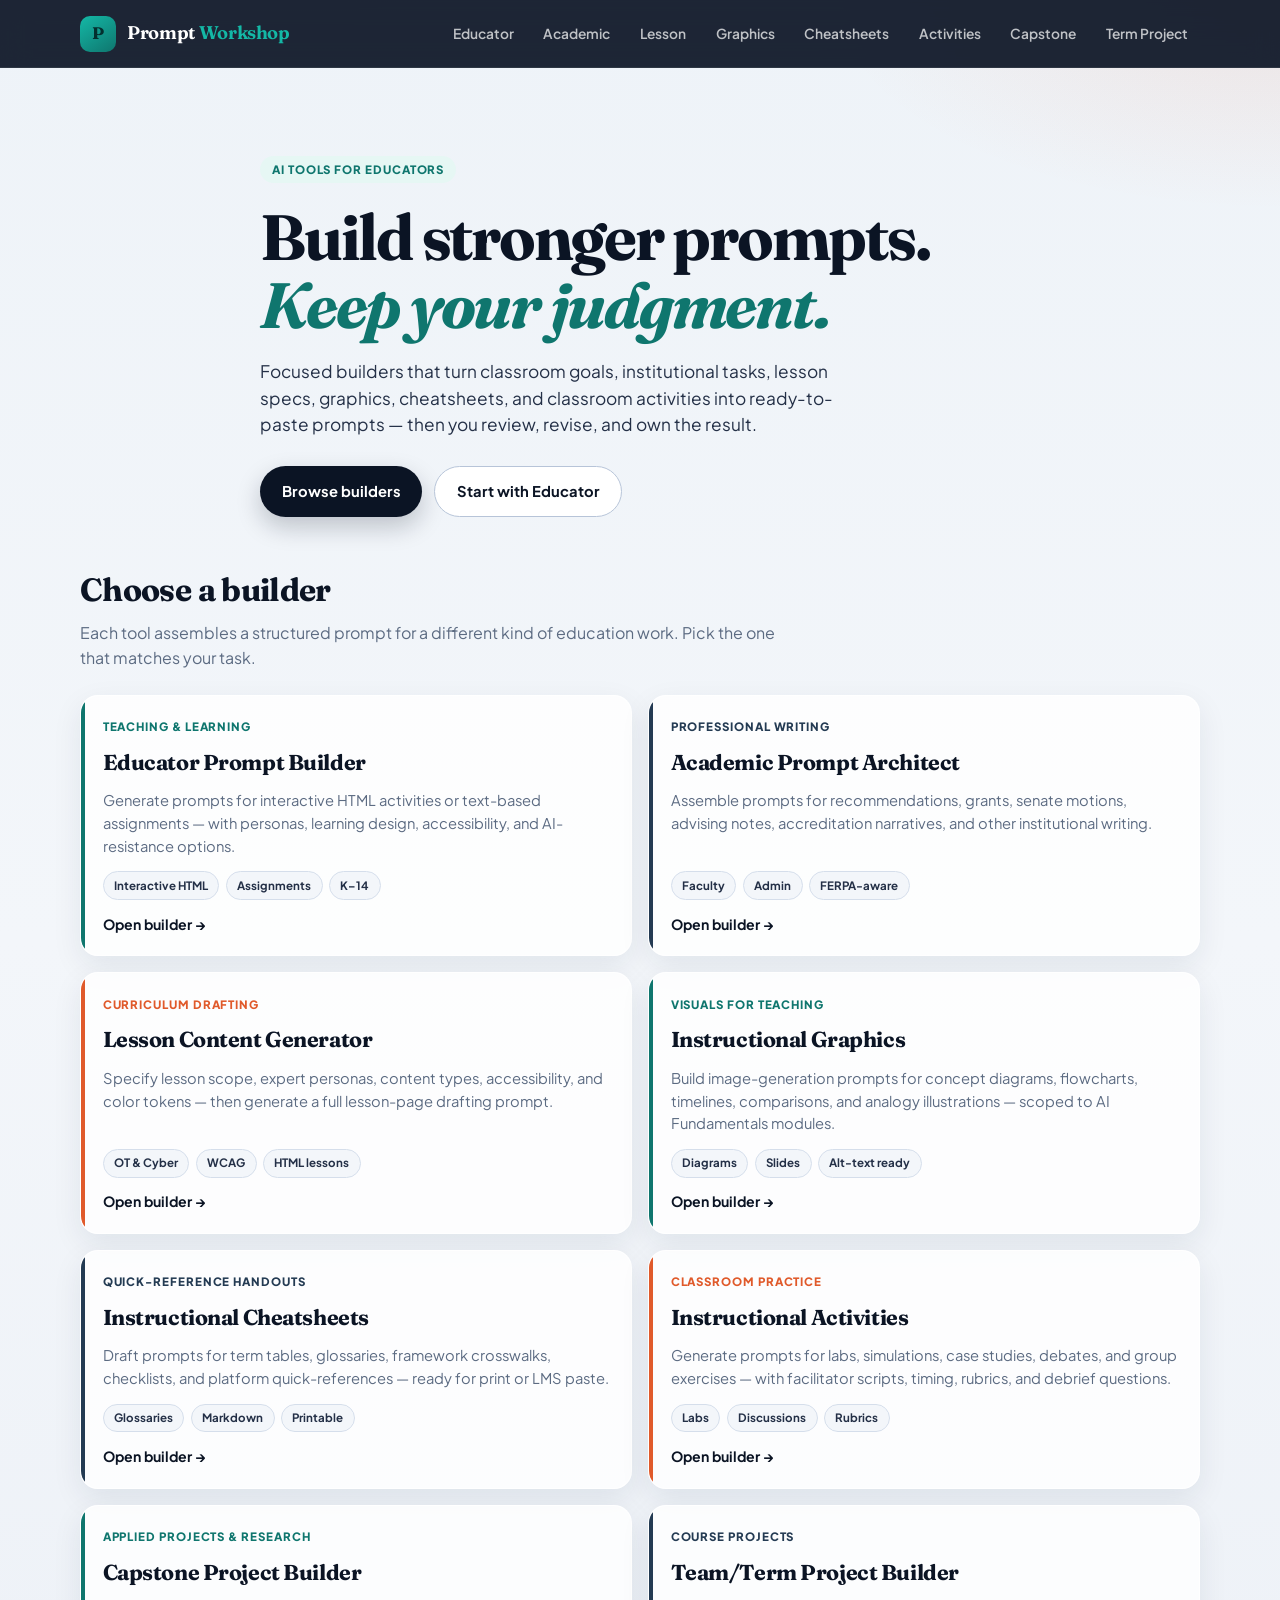
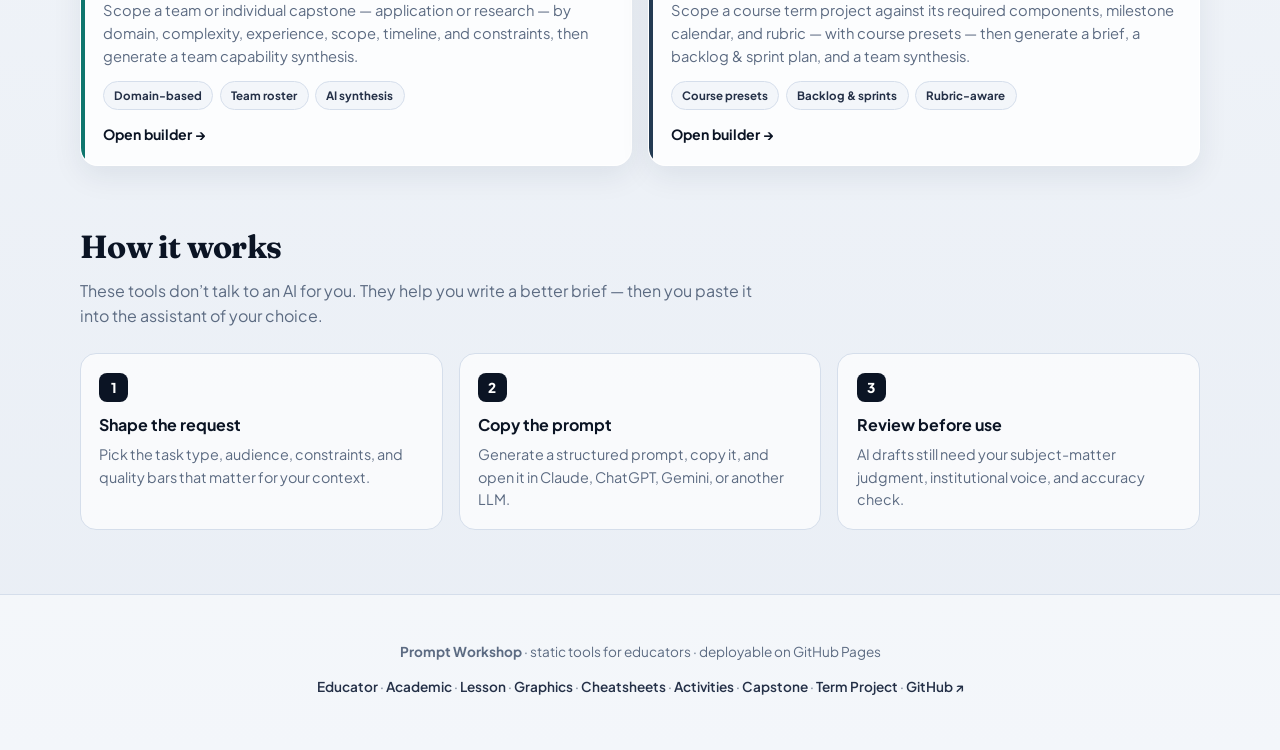
<file: index.html>
<!DOCTYPE html>
<html lang="en">
<head>
  <meta charset="UTF-8" />
  <meta name="viewport" content="width=device-width, initial-scale=1.0" />
  <meta name="description" content="Prompt Workshop — assemble ready-to-paste AI prompts for teaching, academic writing, and lesson content." />
  <title>Prompt Workshop</title>
  <link rel="preconnect" href="https://fonts.googleapis.com" />
  <link rel="preconnect" href="https://fonts.gstatic.com" crossorigin />
  <link href="https://fonts.googleapis.com/css2?family=Fraunces:opsz,wght@9..144,500;9..144,650;9..144,700&family=IBM+Plex+Mono:wght@400;500&family=Plus+Jakarta+Sans:wght@400;500;600;700;800&display=swap" rel="stylesheet" />
  <link rel="stylesheet" href="assets/css/site.css" />
</head>
<body>
  <a class="skip-link" href="#main">Skip to content</a>

  <header class="site-header" role="banner">
    <div class="site-header-inner">
      <a class="brand" href="index.html" aria-current="page">
        <span class="brand-mark" aria-hidden="true">P</span>
        <span class="brand-name">Prompt <span>Workshop</span></span>
      </a>
      <nav class="nav-links" aria-label="Primary">
        <a href="builders/educator.html">Educator</a>
        <a href="builders/academic.html">Academic</a>
        <a href="builders/lesson.html">Lesson</a>
        <a href="builders/graphics.html">Graphics</a>
        <a href="builders/cheatsheets.html">Cheatsheets</a>
        <a href="builders/activities.html">Activities</a>
        <a href="builders/capstone.html">Capstone</a>
        <a href="builders/term-project.html">Term Project</a>
      </nav>
    </div>
  </header>

  <main id="main">
    <section class="home-hero" aria-labelledby="hero-title">
      <div class="home-hero-inner">
        <span class="eyebrow">AI tools for educators</span>
        <h1 id="hero-title">Build stronger prompts.<br /><em>Keep your judgment.</em></h1>
        <p class="home-lead">
          Focused builders that turn classroom goals, institutional tasks, lesson specs,
          graphics, cheatsheets, and classroom activities into ready-to-paste prompts — then you review, revise, and own the result.
        </p>
        <div class="cta-row">
          <a class="btn btn-primary" href="#builders">Browse builders</a>
          <a class="btn btn-secondary" href="builders/educator.html">Start with Educator</a>
        </div>
      </div>
    </section>

    <section class="section" id="builders" aria-labelledby="builders-title">
      <div class="section-head">
        <h2 id="builders-title">Choose a builder</h2>
        <p>Each tool assembles a structured prompt for a different kind of education work. Pick the one that matches your task.</p>
      </div>
      <div class="builder-grid">
        <a class="builder-card" data-accent="teal" href="builders/educator.html">
          <span class="card-kicker">Teaching &amp; learning</span>
          <h3>Educator Prompt Builder</h3>
          <p>Generate prompts for interactive HTML activities or text-based assignments — with personas, learning design, accessibility, and AI-resistance options.</p>
          <div class="card-meta">
            <span class="chip-meta">Interactive HTML</span>
            <span class="chip-meta">Assignments</span>
            <span class="chip-meta">K–14</span>
          </div>
          <span class="card-cta">Open builder →</span>
        </a>

        <a class="builder-card" data-accent="navy" href="builders/academic.html">
          <span class="card-kicker">Professional writing</span>
          <h3>Academic Prompt Architect</h3>
          <p>Assemble prompts for recommendations, grants, senate motions, advising notes, accreditation narratives, and other institutional writing.</p>
          <div class="card-meta">
            <span class="chip-meta">Faculty</span>
            <span class="chip-meta">Admin</span>
            <span class="chip-meta">FERPA-aware</span>
          </div>
          <span class="card-cta">Open builder →</span>
        </a>

        <a class="builder-card" data-accent="coral" href="builders/lesson.html">
          <span class="card-kicker">Curriculum drafting</span>
          <h3>Lesson Content Generator</h3>
          <p>Specify lesson scope, expert personas, content types, accessibility, and color tokens — then generate a full lesson-page drafting prompt.</p>
          <div class="card-meta">
            <span class="chip-meta">OT &amp; Cyber</span>
            <span class="chip-meta">WCAG</span>
            <span class="chip-meta">HTML lessons</span>
          </div>
          <span class="card-cta">Open builder →</span>
        </a>

        <a class="builder-card" data-accent="teal" href="builders/graphics.html">
          <span class="card-kicker">Visuals for teaching</span>
          <h3>Instructional Graphics</h3>
          <p>Build image-generation prompts for concept diagrams, flowcharts, timelines, comparisons, and analogy illustrations — scoped to AI Fundamentals modules.</p>
          <div class="card-meta">
            <span class="chip-meta">Diagrams</span>
            <span class="chip-meta">Slides</span>
            <span class="chip-meta">Alt-text ready</span>
          </div>
          <span class="card-cta">Open builder →</span>
        </a>

        <a class="builder-card" data-accent="navy" href="builders/cheatsheets.html">
          <span class="card-kicker">Quick-reference handouts</span>
          <h3>Instructional Cheatsheets</h3>
          <p>Draft prompts for term tables, glossaries, framework crosswalks, checklists, and platform quick-references — ready for print or LMS paste.</p>
          <div class="card-meta">
            <span class="chip-meta">Glossaries</span>
            <span class="chip-meta">Markdown</span>
            <span class="chip-meta">Printable</span>
          </div>
          <span class="card-cta">Open builder →</span>
        </a>

        <a class="builder-card" data-accent="coral" href="builders/activities.html">
          <span class="card-kicker">Classroom practice</span>
          <h3>Instructional Activities</h3>
          <p>Generate prompts for labs, simulations, case studies, debates, and group exercises — with facilitator scripts, timing, rubrics, and debrief questions.</p>
          <div class="card-meta">
            <span class="chip-meta">Labs</span>
            <span class="chip-meta">Discussions</span>
            <span class="chip-meta">Rubrics</span>
          </div>
          <span class="card-cta">Open builder →</span>
        </a>

        <a class="builder-card" data-accent="teal" href="builders/capstone.html">
          <span class="card-kicker">Applied projects &amp; research</span>
          <h3>Capstone Project Builder</h3>
          <p>Scope a team or individual capstone — application or research — by domain, complexity, experience, scope, timeline, and constraints, then generate a team capability synthesis.</p>
          <div class="card-meta">
            <span class="chip-meta">Domain-based</span>
            <span class="chip-meta">Team roster</span>
            <span class="chip-meta">AI synthesis</span>
          </div>
          <span class="card-cta">Open builder →</span>
        </a>

        <a class="builder-card" data-accent="navy" href="builders/term-project.html">
          <span class="card-kicker">Course projects</span>
          <h3>Team/Term Project Builder</h3>
          <p>Scope a course term project against its required components, milestone calendar, and rubric — with course presets — then generate a brief, a backlog &amp; sprint plan, and a team synthesis.</p>
          <div class="card-meta">
            <span class="chip-meta">Course presets</span>
            <span class="chip-meta">Backlog &amp; sprints</span>
            <span class="chip-meta">Rubric-aware</span>
          </div>
          <span class="card-cta">Open builder →</span>
        </a>
      </div>
    </section>

    <section class="section" aria-labelledby="how-title">
      <div class="section-head">
        <h2 id="how-title">How it works</h2>
        <p>These tools don’t talk to an AI for you. They help you write a better brief — then you paste it into the assistant of your choice.</p>
      </div>
      <div class="steps">
        <article class="step">
          <div class="step-num">1</div>
          <h3>Shape the request</h3>
          <p>Pick the task type, audience, constraints, and quality bars that matter for your context.</p>
        </article>
        <article class="step">
          <div class="step-num">2</div>
          <h3>Copy the prompt</h3>
          <p>Generate a structured prompt, copy it, and open it in Claude, ChatGPT, Gemini, or another LLM.</p>
        </article>
        <article class="step">
          <div class="step-num">3</div>
          <h3>Review before use</h3>
          <p>AI drafts still need your subject-matter judgment, institutional voice, and accuracy check.</p>
        </article>
      </div>
    </section>
  </main>

  <footer class="site-footer">
    <p><strong>Prompt Workshop</strong> · static tools for educators · deployable on GitHub Pages</p>
    <p style="margin-top:0.4rem;"><a href="builders/educator.html">Educator</a> · <a href="builders/academic.html">Academic</a> · <a href="builders/lesson.html">Lesson</a> · <a href="builders/graphics.html">Graphics</a> · <a href="builders/cheatsheets.html">Cheatsheets</a> · <a href="builders/activities.html">Activities</a> · <a href="builders/capstone.html">Capstone</a> · <a href="builders/term-project.html">Term Project</a> · <a href="https://github.com/clarkngo/prompt-builder" target="_blank" rel="noopener noreferrer">GitHub ↗</a></p>
  </footer>
</body>
</html>
</file>
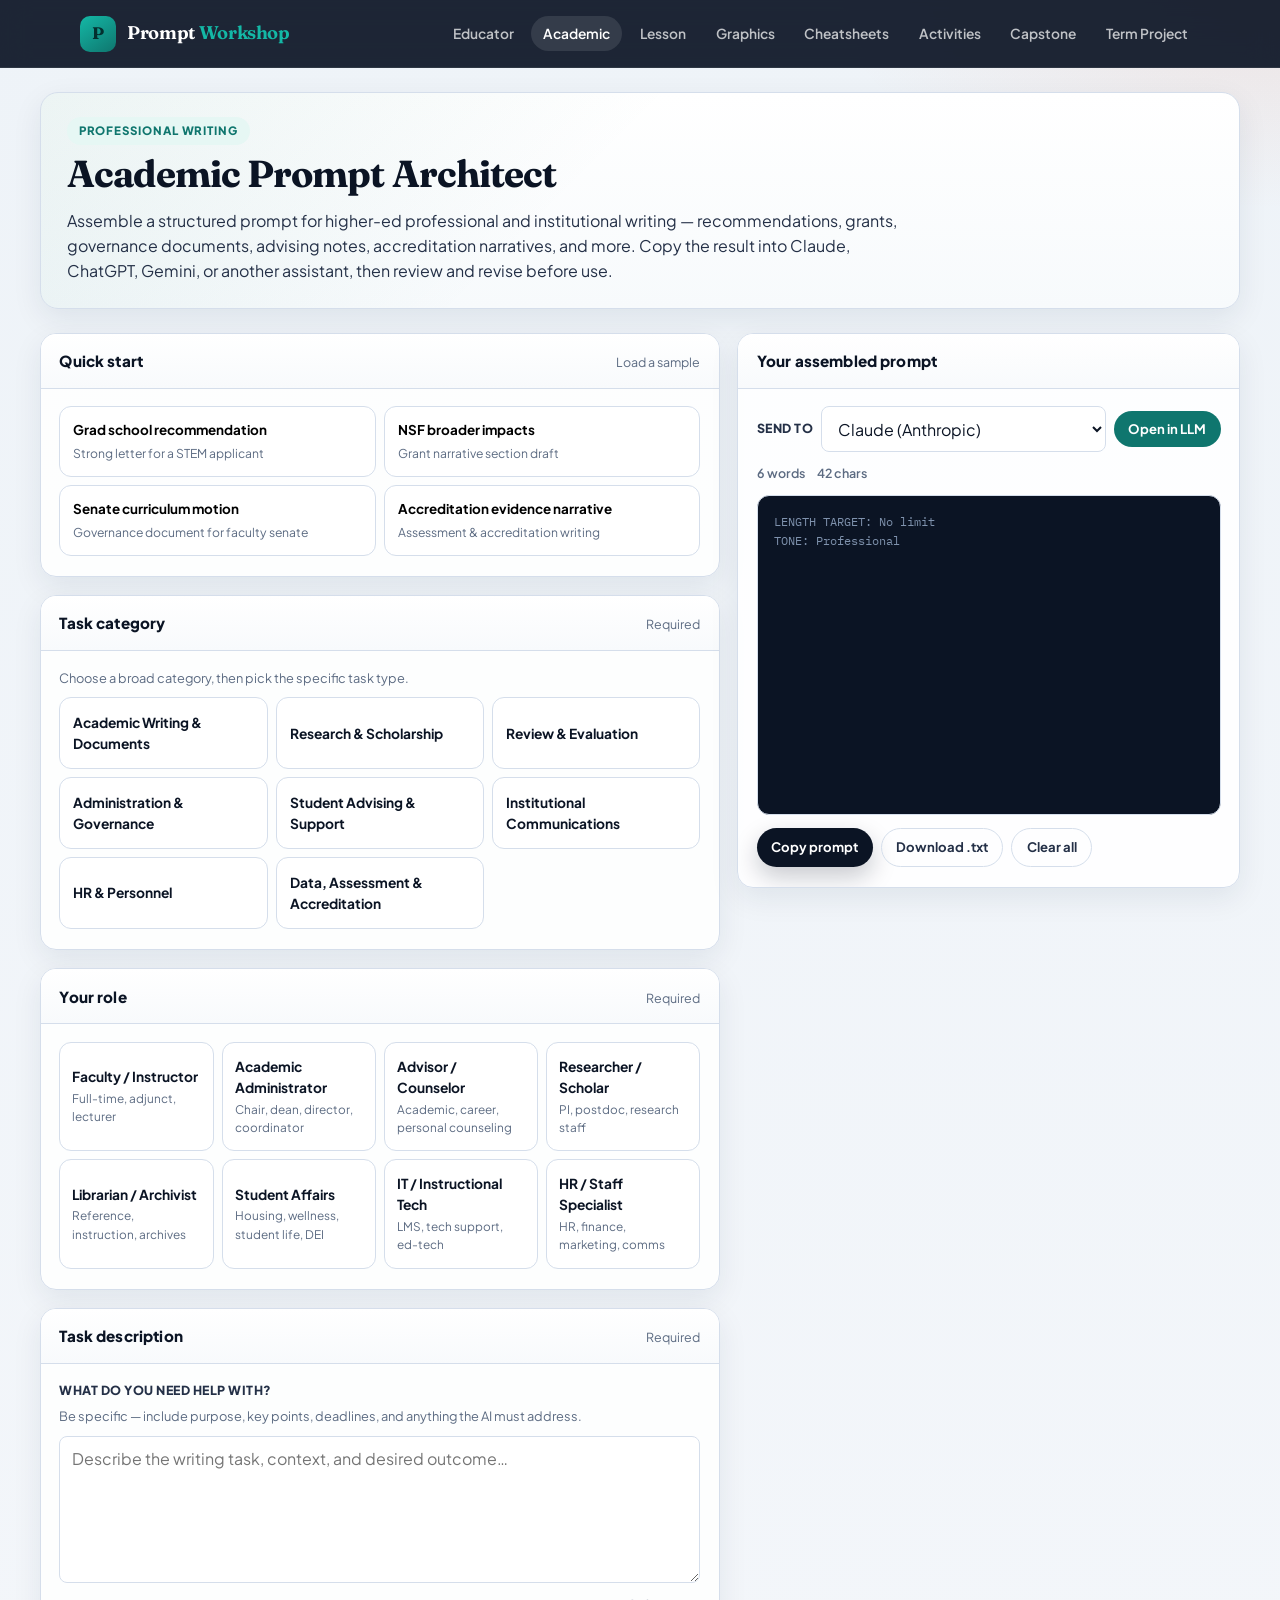
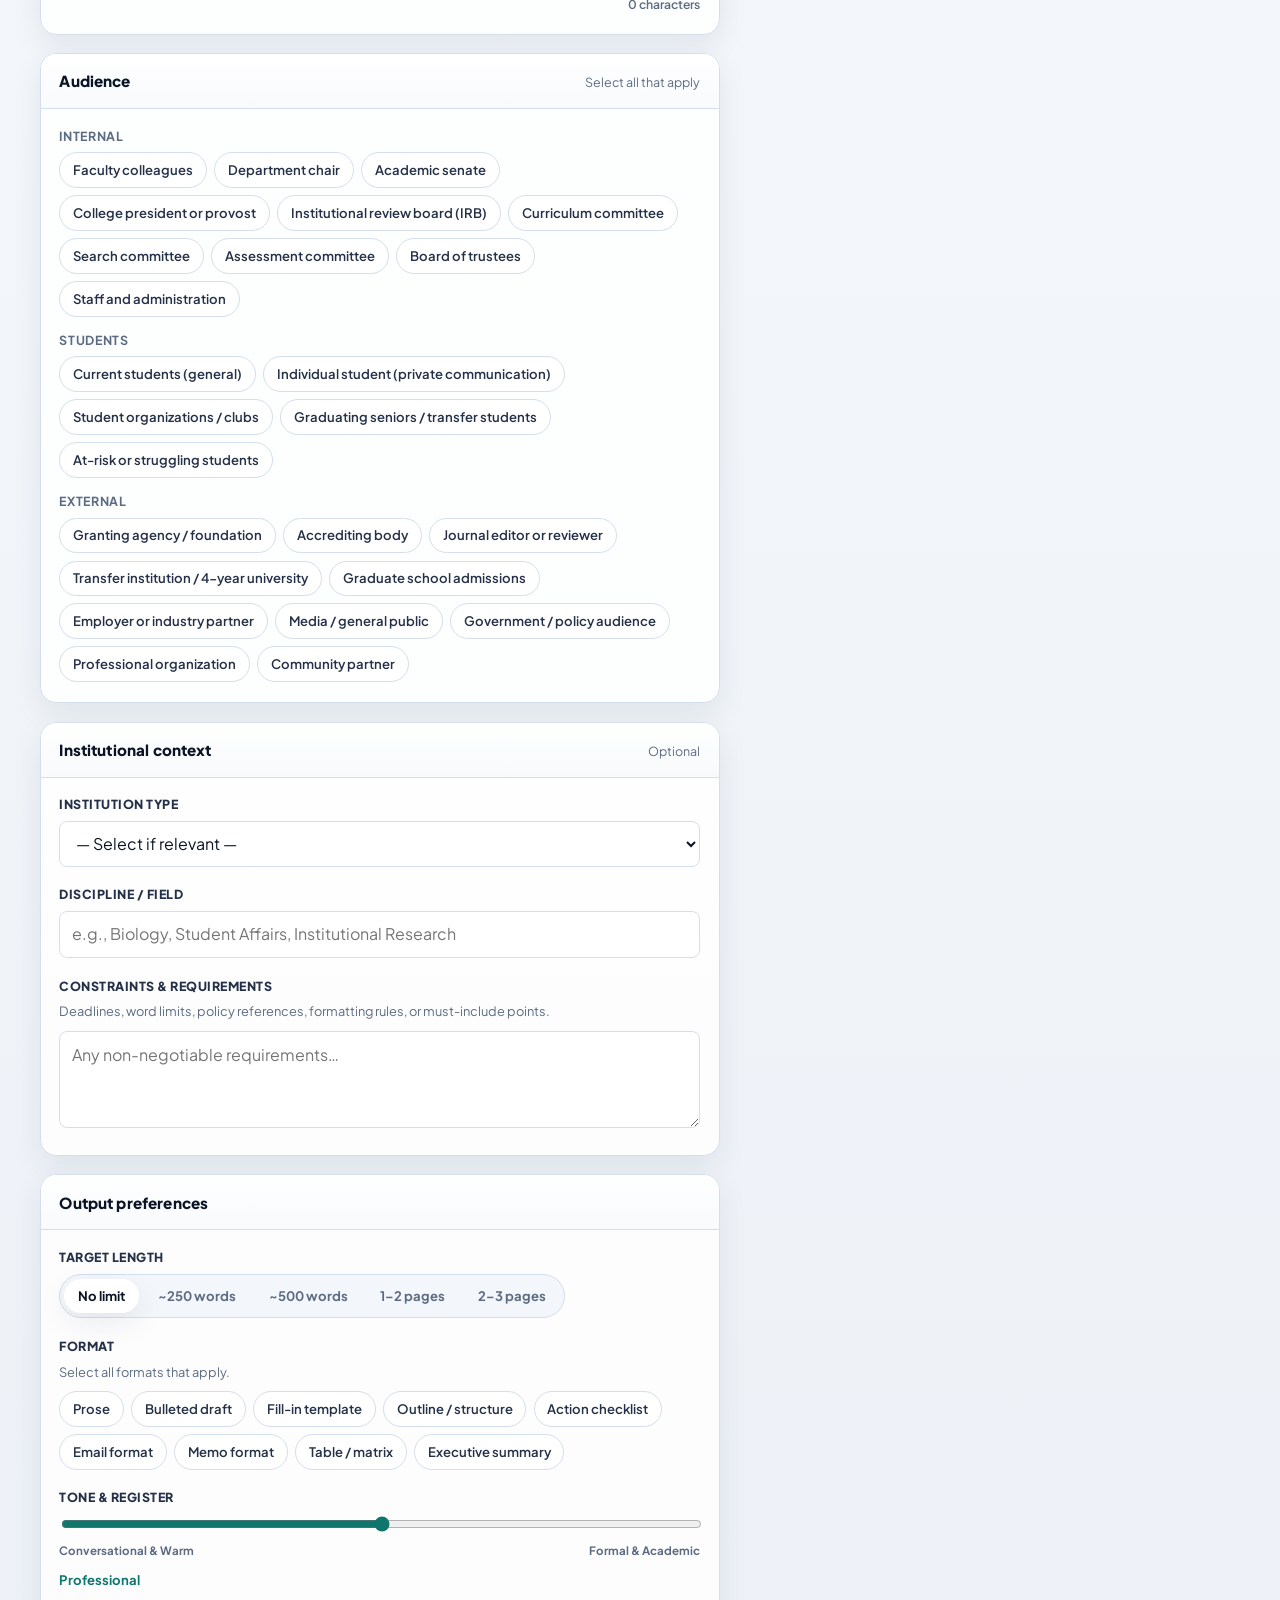
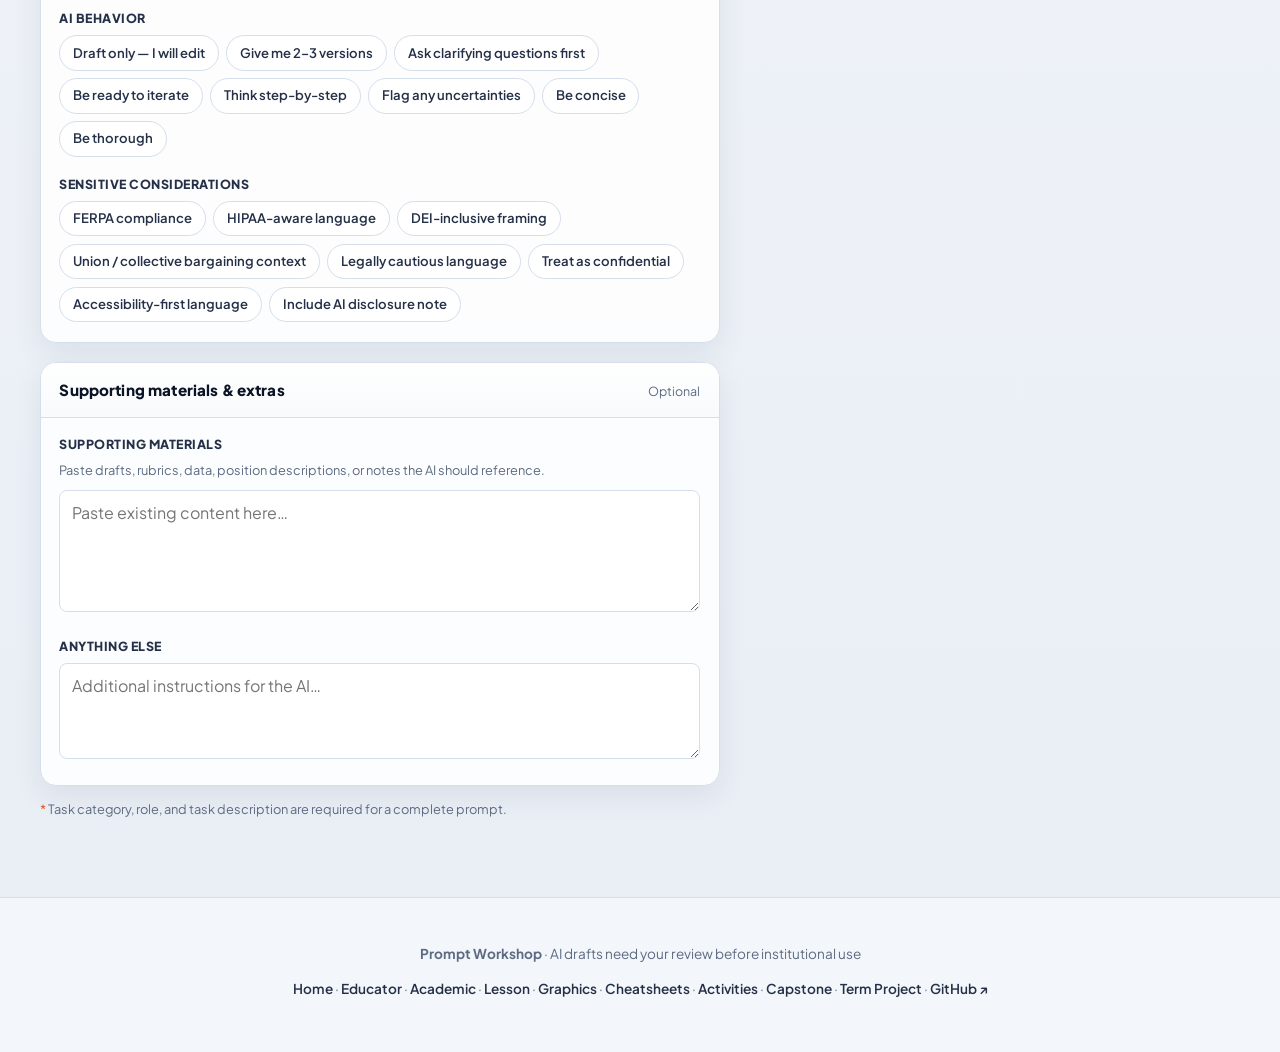
<file: builders/academic.html>
<!DOCTYPE html>
<html lang="en">
<head>
  <meta charset="UTF-8" />
  <meta name="viewport" content="width=device-width, initial-scale=1.0" />
  <meta name="description" content="Academic Prompt Architect — assemble ready-to-paste AI prompts for higher-ed professional and institutional writing." />
  <title>Academic Prompt Architect · Prompt Workshop</title>
  <link rel="preconnect" href="https://fonts.googleapis.com" />
  <link rel="preconnect" href="https://fonts.gstatic.com" crossorigin />
  <link href="https://fonts.googleapis.com/css2?family=Fraunces:opsz,wght@9..144,500;9..144,650;9..144,700&family=IBM+Plex+Mono:wght@400;500&family=Plus+Jakarta+Sans:wght@400;500;600;700;800&display=swap" rel="stylesheet" />
  <link rel="stylesheet" href="../assets/css/site.css" />
  <style>
    .subtype-block { display: none; margin-top: 0.75rem; }
    .subtype-block.visible { display: block; }
    .tone-wrap { display: grid; gap: 0.5rem; }
    .tone-labels {
      display: flex;
      justify-content: space-between;
      gap: 0.5rem;
      font-size: 0.72rem;
      font-weight: 700;
      color: var(--muted);
    }
    .tone-labels span:last-child { text-align: right; }
    .tone-current {
      font-size: 0.82rem;
      font-weight: 700;
      color: var(--teal);
      margin-top: 0.15rem;
    }
    input[type="range"] {
      width: 100%;
      accent-color: var(--teal);
      cursor: pointer;
    }
    .char-count {
      text-align: right;
      font-size: 0.76rem;
      font-weight: 600;
      color: var(--muted);
      margin-top: 0.35rem;
    }
    .llm-row {
      display: flex;
      flex-wrap: wrap;
      gap: 0.5rem;
      align-items: center;
      margin-bottom: 0.75rem;
    }
    .llm-row select {
      flex: 1 1 180px;
      min-width: 0;
    }
    .required-note abbr { text-decoration: none; color: var(--coral); }
  </style>
</head>
<body>
  <a class="skip-link" href="#main">Skip to content</a>

  <header class="site-header" role="banner">
    <div class="site-header-inner">
      <a class="brand" href="../index.html">
        <span class="brand-mark" aria-hidden="true">P</span>
        <span class="brand-name">Prompt <span>Workshop</span></span>
      </a>
      <nav class="nav-links" aria-label="Primary">
        <a href="educator.html">Educator</a>
        <a href="academic.html" aria-current="page">Academic</a>
        <a href="lesson.html">Lesson</a>
        <a href="graphics.html">Graphics</a>
        <a href="cheatsheets.html">Cheatsheets</a>
        <a href="activities.html">Activities</a>
        <a href="capstone.html">Capstone</a>
        <a href="term-project.html">Term Project</a>
      </nav>
    </div>
  </header>

  <main id="main" class="builder-shell">
    <header class="builder-intro">
      <span class="eyebrow">Professional writing</span>
      <h1>Academic Prompt Architect</h1>
      <p>
        Assemble a structured prompt for higher-ed professional and institutional writing —
        recommendations, grants, governance documents, advising notes, accreditation narratives, and more.
        Copy the result into Claude, ChatGPT, Gemini, or another assistant, then review and revise before use.
      </p>
    </header>

    <div class="builder-layout">
      <div class="stack" id="formStack">

        <!-- Examples -->
        <section class="panel" aria-labelledby="examples-head">
          <div class="panel-head">
            <h2 id="examples-head">Quick start</h2>
            <span class="hint">Load a sample</span>
          </div>
          <div class="panel-body">
            <div class="example-grid" id="exampleGrid" role="list"></div>
          </div>
        </section>

        <!-- Task category -->
        <section class="panel" aria-labelledby="category-head">
          <div class="panel-head">
            <h2 id="category-head">Task category</h2>
            <span class="hint">Required</span>
          </div>
          <div class="panel-body">
            <p class="field-hint" style="margin-top:0;">Choose a broad category, then pick the specific task type.</p>
            <div class="cat-grid" id="catGrid" role="group" aria-label="Task category"></div>
            <div class="subtype-block" id="subtypeBlock">
              <label class="field-label" for="subtypeSelect">Specific task type</label>
              <select id="subtypeSelect" aria-label="Specific task type"></select>
            </div>
          </div>
        </section>

        <!-- Role / persona -->
        <section class="panel" aria-labelledby="persona-head">
          <div class="panel-head">
            <h2 id="persona-head">Your role</h2>
            <span class="hint">Required</span>
          </div>
          <div class="panel-body">
            <div class="persona-grid" id="personaGrid" role="radiogroup" aria-label="Your role or persona"></div>
          </div>
        </section>

        <!-- Task description -->
        <section class="panel" aria-labelledby="task-head">
          <div class="panel-head">
            <h2 id="task-head">Task description</h2>
            <span class="hint">Required</span>
          </div>
          <div class="panel-body">
            <label class="field-label" for="taskDesc">What do you need help with?</label>
            <p class="field-hint">Be specific — include purpose, key points, deadlines, and anything the AI must address.</p>
            <textarea id="taskDesc" rows="5" placeholder="Describe the writing task, context, and desired outcome…"></textarea>
            <div class="char-count" id="taskCharCount" aria-live="polite">0 characters</div>
          </div>
        </section>

        <!-- Audience -->
        <section class="panel" aria-labelledby="audience-head">
          <div class="panel-head">
            <h2 id="audience-head">Audience</h2>
            <span class="hint">Select all that apply</span>
          </div>
          <div class="panel-body">
            <div class="audience-groups" id="audienceGroups"></div>
          </div>
        </section>

        <!-- Optional context -->
        <section class="panel" aria-labelledby="context-head">
          <div class="panel-head">
            <h2 id="context-head">Institutional context</h2>
            <span class="hint">Optional</span>
          </div>
          <div class="panel-body stack">
            <div>
              <label class="field-label" for="instType">Institution type</label>
              <select id="instType">
                <option value="">— Select if relevant —</option>
                <option value="Community college (2-year)">Community college (2-year)</option>
                <option value="Liberal arts college (4-year)">Liberal arts college (4-year)</option>
                <option value="Regional university">Regional university</option>
                <option value="Research university (R1/R2)">Research university (R1/R2)</option>
                <option value="HBCU / MSI / tribal college">HBCU / MSI / tribal college</option>
                <option value="Technical / vocational college">Technical / vocational college</option>
                <option value="Online-focused institution">Online-focused institution</option>
                <option value="Graduate / professional school">Graduate / professional school</option>
              </select>
            </div>
            <div>
              <label class="field-label" for="discipline">Discipline / field</label>
              <input type="text" id="discipline" placeholder="e.g., Biology, Student Affairs, Institutional Research" />
            </div>
            <div>
              <label class="field-label" for="constraints">Constraints &amp; requirements</label>
              <p class="field-hint">Deadlines, word limits, policy references, formatting rules, or must-include points.</p>
              <textarea id="constraints" rows="3" placeholder="Any non-negotiable requirements…"></textarea>
            </div>
          </div>
        </section>

        <!-- Output preferences -->
        <section class="panel" aria-labelledby="output-prefs-head">
          <div class="panel-head">
            <h2 id="output-prefs-head">Output preferences</h2>
          </div>
          <div class="panel-body stack">

            <div>
              <span class="field-label">Target length</span>
              <div class="seg" id="lengthSeg" role="group" aria-label="Target length"></div>
            </div>

            <div>
              <span class="field-label">Format</span>
              <p class="field-hint">Select all formats that apply.</p>
              <div class="chip-grid" id="formatGrid" role="group" aria-label="Output format"></div>
            </div>

            <div>
              <span class="field-label" id="tone-label">Tone &amp; register</span>
              <div class="tone-wrap">
                <input type="range" id="toneSlider" min="0" max="4" step="1" value="2" aria-labelledby="tone-label" aria-valuetext="Professional" />
                <div class="tone-labels" aria-hidden="true">
                  <span>Conversational &amp; Warm</span>
                  <span>Formal &amp; Academic</span>
                </div>
                <div class="tone-current" id="toneDisplay">Professional</div>
              </div>
            </div>

            <div>
              <span class="field-label">AI behavior</span>
              <div class="chip-grid" id="behaviorGrid" role="group" aria-label="AI behavior preferences"></div>
            </div>

            <div>
              <span class="field-label">Sensitive considerations</span>
              <div class="chip-grid" id="sensitiveGrid" role="group" aria-label="Sensitive considerations"></div>
            </div>
          </div>
        </section>

        <!-- Materials -->
        <section class="panel" aria-labelledby="materials-head">
          <div class="panel-head">
            <h2 id="materials-head">Supporting materials &amp; extras</h2>
            <span class="hint">Optional</span>
          </div>
          <div class="panel-body stack">
            <div>
              <label class="field-label" for="materials">Supporting materials</label>
              <p class="field-hint">Paste drafts, rubrics, data, position descriptions, or notes the AI should reference.</p>
              <textarea id="materials" rows="4" placeholder="Paste existing content here…"></textarea>
            </div>
            <div>
              <label class="field-label" for="extras">Anything else</label>
              <textarea id="extras" rows="2" placeholder="Additional instructions for the AI…"></textarea>
            </div>
          </div>
        </section>

        <p class="required-note"><abbr title="required">*</abbr> Task category, role, and task description are required for a complete prompt.</p>
      </div>

      <!-- Output panel -->
      <aside class="output-panel" aria-labelledby="output-head">
        <section class="panel">
          <div class="panel-head">
            <h2 id="output-head">Your assembled prompt</h2>
          </div>
          <div class="panel-body">
            <div class="llm-row">
              <label class="field-label" for="llmSelect" style="margin:0;flex:0 0 auto;">Send to</label>
              <select id="llmSelect" aria-label="Choose LLM platform">
                <option value="claude">Claude (Anthropic)</option>
                <option value="chatgpt">ChatGPT (OpenAI)</option>
                <option value="gemini">Gemini (Google)</option>
                <option value="copilot">Copilot (Microsoft)</option>
                <option value="perplexity">Perplexity</option>
              </select>
              <button type="button" class="btn btn-accent btn-sm" id="openLlmBtn">Open in LLM</button>
            </div>

            <div class="stats" aria-live="polite">
              <span id="wordCount">0 words</span>
              <span id="charCount">0 chars</span>
              <span class="copy-toast" id="copyToast" role="status">Copied!</span>
            </div>

            <div class="output-box empty" id="outputBox" role="region" aria-live="polite" aria-label="Assembled prompt preview" tabindex="0">
Select a task category, role, and task description to assemble your prompt →
            </div>

            <div class="output-actions">
              <button type="button" class="btn btn-primary btn-sm" id="copyBtn">Copy prompt</button>
              <button type="button" class="btn btn-ghost btn-sm" id="downloadBtn">Download .txt</button>
              <button type="button" class="btn btn-ghost btn-sm" id="clearBtn">Clear all</button>
            </div>
          </div>
        </section>
      </aside>
    </div>
  </main>

  <footer class="site-footer">
    <p><strong>Prompt Workshop</strong> · AI drafts need your review before institutional use</p>
    <p style="margin-top:0.4rem;"><a href="../index.html">Home</a> · <a href="educator.html">Educator</a> · <a href="academic.html">Academic</a> · <a href="lesson.html">Lesson</a> · <a href="graphics.html">Graphics</a> · <a href="cheatsheets.html">Cheatsheets</a> · <a href="activities.html">Activities</a> · <a href="capstone.html">Capstone</a> · <a href="term-project.html">Term Project</a> · <a href="https://github.com/clarkngo/prompt-builder" target="_blank" rel="noopener noreferrer">GitHub ↗</a></p>
  </footer>

  <script>
(function () {
  'use strict';

  /* ── Data ─────────────────────────────────────────────── */

  const CATEGORIES = {
    writing: {
      label: 'Academic Writing & Documents',
      subtypes: [
        'Letter of Recommendation',
        'Grant Proposal Narrative',
        'Tenure & Promotion Narrative',
        'Course Proposal',
        'Policy Draft',
        'Conference Abstract',
        'Syllabus Statement or Policy Language',
        'Teaching Philosophy Statement',
        'Research Statement',
        'Scholarship Nomination Letter',
        'Academic Appeal Response',
        'Department Memo or Brief'
      ]
    },
    research: {
      label: 'Research & Scholarship',
      subtypes: [
        'Literature Review Summary',
        'Research Proposal Section',
        'IRB Protocol Narrative',
        'Data Management Plan',
        'Conference Paper Draft',
        'Peer Review Response Letter',
        'Research Impact Statement',
        'Annotated Bibliography Entry',
        'Methods Section Draft',
        'Funding Justification'
      ]
    },
    review: {
      label: 'Review & Evaluation',
      subtypes: [
        'Program Review Narrative',
        'Peer Teaching Observation Summary',
        'Student Work Evaluation',
        'Grant Proposal Review',
        'Manuscript Peer Review',
        'Accreditation Self-Study Section',
        'Annual Performance Review',
        'Search Committee Evaluation',
        'Portfolio Assessment Summary',
        'Rubric-Based Feedback Draft'
      ]
    },
    admin: {
      label: 'Administration & Governance',
      subtypes: [
        'Senate Motion or Resolution',
        'Committee Report',
        'Strategic Plan Section',
        'Budget Justification',
        'Governance Briefing Memo',
        'Accreditation Response Letter',
        'Policy Revision Proposal',
        'Meeting Agenda & Minutes',
        'Task Force Charge Letter',
        'Executive Summary for Leadership'
      ]
    },
    advising: {
      label: 'Student Advising & Support',
      subtypes: [
        'Advising Session Notes',
        'Degree Plan Summary',
        'Academic Probation Letter',
        'Transfer Guidance Memo',
        'Career Pathway Outline',
        'Intervention Plan',
        'Referral to Support Services',
        'Graduation Checklist Communication',
        'Appeal or Petition Guidance',
        'Parent/Family Communication Draft'
      ]
    },
    communications: {
      label: 'Institutional Communications',
      subtypes: [
        'Campus Announcement',
        'Faculty Newsletter Article',
        'Crisis Communication Draft',
        'Event Invitation',
        'Website Copy',
        'Social Media Post (Institutional)',
        'Alumni Update',
        'Press Release',
        'Community Partnership Announcement',
        'Internal FAQ Document'
      ]
    },
    hr: {
      label: 'HR & Personnel',
      subtypes: [
        'Job Posting',
        'Search Committee Charge Letter',
        'Offer Letter Draft',
        'Performance Improvement Plan',
        'Onboarding Checklist',
        'Staff Appreciation Message',
        'Policy FAQ for Employees',
        'Exit Interview Summary',
        'Position Description Revision',
        'Workplace Accommodation Memo'
      ]
    },
    data: {
      label: 'Data, Assessment & Accreditation',
      subtypes: [
        'Assessment Report',
        'Accreditation Evidence Narrative',
        'Survey Results Summary',
        'Enrollment Analysis Memo',
        'KPI Dashboard Narrative',
        'Outcomes Assessment Plan',
        'Institutional Research Brief',
        'Program-Level Data Story',
        'Closing-the-Loop Report',
        'Benchmark Comparison Summary'
      ]
    }
  };

  const PERSONAS = [
    { id: 'faculty', label: 'Faculty / Instructor', desc: 'Full-time, adjunct, lecturer' },
    { id: 'admin', label: 'Academic Administrator', desc: 'Chair, dean, director, coordinator' },
    { id: 'advising', label: 'Advisor / Counselor', desc: 'Academic, career, personal counseling' },
    { id: 'researcher', label: 'Researcher / Scholar', desc: 'PI, postdoc, research staff' },
    { id: 'library', label: 'Librarian / Archivist', desc: 'Reference, instruction, archives' },
    { id: 'student_affairs', label: 'Student Affairs', desc: 'Housing, wellness, student life, DEI' },
    { id: 'it', label: 'IT / Instructional Tech', desc: 'LMS, tech support, ed-tech' },
    { id: 'hr', label: 'HR / Staff Specialist', desc: 'HR, finance, marketing, comms' }
  ];

  const PERSONA_INTROS = {
    faculty: 'Act as an experienced faculty member who writes clearly for academic and institutional audiences while preserving an authentic professional voice.',
    admin: 'Act as a seasoned academic administrator familiar with governance, policy, accreditation, and institutional communication norms.',
    advising: 'Act as a thoughtful academic advisor who communicates with clarity, empathy, and respect for student privacy and dignity.',
    researcher: 'Act as a rigorous researcher and scholar who writes with precision, appropriate hedging, and discipline-specific conventions.',
    library: 'Act as an academic librarian who bridges information literacy, scholarly communication, and institutional policy with clarity.',
    student_affairs: 'Act as a student affairs professional who balances care, compliance, and clear institutional messaging.',
    it: 'Act as an instructional technology and IT professional who translates technical concepts for diverse campus audiences.',
    hr: 'Act as an HR and personnel specialist who drafts fair, compliant, and professionally neutral institutional language.'
  };

  const AUDIENCES = {
    Internal: [
      'Faculty colleagues',
      'Department chair',
      'Academic senate',
      'College president or provost',
      'Institutional review board (IRB)',
      'Curriculum committee',
      'Search committee',
      'Assessment committee',
      'Board of trustees',
      'Staff and administration'
    ],
    Students: [
      'Current students (general)',
      'Individual student (private communication)',
      'Student organizations / clubs',
      'Graduating seniors / transfer students',
      'At-risk or struggling students'
    ],
    External: [
      'Granting agency / foundation',
      'Accrediting body',
      'Journal editor or reviewer',
      'Transfer institution / 4-year university',
      'Graduate school admissions',
      'Employer or industry partner',
      'Media / general public',
      'Government / policy audience',
      'Professional organization',
      'Community partner'
    ]
  };

  const LENGTHS = [
    { id: 'none', label: 'No limit' },
    { id: 'w250', label: '~250 words' },
    { id: 'w500', label: '~500 words' },
    { id: 'p12', label: '1–2 pages' },
    { id: 'p23', label: '2–3 pages' }
  ];

  const FORMATS = [
    { id: 'prose', label: 'Prose' },
    { id: 'bulleted', label: 'Bulleted draft' },
    { id: 'template', label: 'Fill-in template' },
    { id: 'outline', label: 'Outline / structure' },
    { id: 'checklist', label: 'Action checklist' },
    { id: 'email', label: 'Email format' },
    { id: 'memo', label: 'Memo format' },
    { id: 'table', label: 'Table / matrix' },
    { id: 'summary', label: 'Executive summary' }
  ];

  const TONE_LABELS = [
    'Conversational & Warm',
    'Approachable Professional',
    'Professional',
    'Formal',
    'Formal & Academic'
  ];

  const BEHAVIORS = [
    { id: 'draft_only', label: 'Draft only — I will edit' },
    { id: 'multiple_versions', label: 'Give me 2–3 versions' },
    { id: 'ask_first', label: 'Ask clarifying questions first' },
    { id: 'iterate', label: 'Be ready to iterate' },
    { id: 'think_step', label: 'Think step-by-step' },
    { id: 'no_hallucinate', label: 'Flag any uncertainties' },
    { id: 'concise', label: 'Be concise' },
    { id: 'thorough', label: 'Be thorough' }
  ];

  const SENSITIVE = [
    { id: 'ferpa', label: 'FERPA compliance' },
    { id: 'hipaa', label: 'HIPAA-aware language' },
    { id: 'dei', label: 'DEI-inclusive framing' },
    { id: 'union', label: 'Union / collective bargaining context' },
    { id: 'legal', label: 'Legally cautious language' },
    { id: 'confidential', label: 'Treat as confidential' },
    { id: 'accessibility', label: 'Accessibility-first language' },
    { id: 'ai_disclosure', label: 'Include AI disclosure note' }
  ];

  const LLM_URLS = {
    claude: 'https://claude.ai/new',
    chatgpt: 'https://chatgpt.com/',
    gemini: 'https://gemini.google.com/app',
    copilot: 'https://copilot.microsoft.com/',
    perplexity: 'https://www.perplexity.ai/'
  };

  const EXAMPLES = [
    {
      title: 'Grad school recommendation',
      desc: 'Strong letter for a STEM applicant',
      data: {
        category: 'writing',
        subtype: 'Letter of Recommendation',
        persona: 'faculty',
        taskDesc: 'Draft a letter of recommendation for a senior biology major applying to PhD programs in ecology. The student led a two-semester independent research project on pollinator diversity, presented at a regional conference, and served as a peer tutor. Highlight intellectual curiosity, research maturity, and collaborative skills. I am a tenured associate professor who supervised their research.',
        audiences: ['Graduate school admissions'],
        instType: 'Liberal arts college (4-year)',
        discipline: 'Biology / Ecology',
        constraints: 'One page maximum. Must follow our department\'s letter template structure: opening relationship, academic ability, research experience, personal qualities, strong closing endorsement.',
        length: 'p12',
        formats: ['prose'],
        tone: 3,
        behaviors: ['draft_only', 'no_hallucinate'],
        sensitive: ['ferpa', 'ai_disclosure'],
        materials: '',
        extras: 'Do not invent specific course grades or awards — use bracketed placeholders where facts are missing.'
      }
    },
    {
      title: 'NSF broader impacts',
      desc: 'Grant narrative section draft',
      data: {
        category: 'writing',
        subtype: 'Grant Proposal Narrative',
        persona: 'researcher',
        taskDesc: 'Write the Broader Impacts section for an NSF proposal on community-based water quality monitoring. Our project partners with a local watershed association and community college to train citizen scientists and integrate findings into an introductory environmental science course.',
        audiences: ['Granting agency / foundation', 'Community partner'],
        instType: 'Community college (2-year)',
        discipline: 'Environmental Science',
        constraints: 'Target ~500 words. Align with NSF criteria: integration of research and education, broadening participation, and dissemination.',
        length: 'w500',
        formats: ['prose'],
        tone: 4,
        behaviors: ['draft_only', 'think_step', 'iterate', 'no_hallucinate'],
        sensitive: ['dei'],
        materials: 'Partner org: Clearwater Watershed Alliance (nonprofit). Course: ENV 101, ~24 students per term, 2 sections/year.',
        extras: 'Suggest 2-3 measurable outcomes I can refine with my grants office.'
      }
    },
    {
      title: 'Senate curriculum motion',
      desc: 'Governance document for faculty senate',
      data: {
        category: 'admin',
        subtype: 'Senate Motion or Resolution',
        persona: 'admin',
        taskDesc: 'Draft a senate motion to approve a new interdisciplinary General Education outcome on information literacy and AI literacy, effective Fall 2027. The Curriculum Committee has already approved the outcome language; senate needs a formal motion, rationale, and implementation timeline.',
        audiences: ['Academic senate', 'Curriculum committee', 'Faculty colleagues'],
        instType: 'Regional university',
        discipline: 'General Education / Curriculum',
        constraints: 'Follow Robert\'s Rules style. Include: whereas clauses, resolved clauses, effective date, and review date (3 years).',
        length: 'p12',
        formats: ['prose', 'outline'],
        tone: 3,
        behaviors: ['draft_only', 'ask_first'],
        sensitive: ['legal', 'ai_disclosure'],
        materials: 'Proposed outcome: "Graduates will evaluate information sources critically, use AI tools responsibly, and attribute intellectual work appropriately."',
        extras: 'Include a brief implementation note for the registrar and assessment office.'
      }
    },
    {
      title: 'Accreditation evidence narrative',
      desc: 'Assessment & accreditation writing',
      data: {
        category: 'data',
        subtype: 'Accreditation Evidence Narrative',
        persona: 'admin',
        taskDesc: 'Write a narrative evidence section demonstrating how our nursing program uses direct and indirect assessment data to improve student learning outcomes, for our HLC accreditation self-study Standard 4.',
        audiences: ['Accrediting body', 'Assessment committee', 'College president or provost'],
        instType: 'Community college (2-year)',
        discipline: 'Nursing / Health Sciences',
        constraints: '750–1000 words. Reference closing-the-loop cycle. Avoid student identifiers.',
        length: 'p12',
        formats: ['prose', 'summary'],
        tone: 4,
        behaviors: ['thorough', 'no_hallucinate', 'draft_only'],
        sensitive: ['ferpa', 'confidential'],
        materials: '2023-24 NCLEX pass rate: 91%. Capstone OSCE rubric avg improved from 3.1 to 3.6 (4-pt scale) after curriculum map revision.',
        extras: 'Use assessment terminology appropriate for HLC Standard 4.'
      }
    }
  ];

  /* ── State ─────────────────────────────────────────────── */

  let state = {
    category: '',
    subtype: '',
    persona: '',
    audiences: new Set(),
    length: 'none',
    formats: new Set(),
    behaviors: new Set(),
    sensitive: new Set()
  };

  /* ── DOM refs ─────────────────────────────────────────── */

  const catGrid = document.getElementById('catGrid');
  const subtypeBlock = document.getElementById('subtypeBlock');
  const subtypeSelect = document.getElementById('subtypeSelect');
  const personaGrid = document.getElementById('personaGrid');
  const audienceGroups = document.getElementById('audienceGroups');
  const lengthSeg = document.getElementById('lengthSeg');
  const formatGrid = document.getElementById('formatGrid');
  const behaviorGrid = document.getElementById('behaviorGrid');
  const sensitiveGrid = document.getElementById('sensitiveGrid');
  const taskDesc = document.getElementById('taskDesc');
  const taskCharCount = document.getElementById('taskCharCount');
  const toneSlider = document.getElementById('toneSlider');
  const toneDisplay = document.getElementById('toneDisplay');
  const outputBox = document.getElementById('outputBox');
  const wordCount = document.getElementById('wordCount');
  const charCount = document.getElementById('charCount');
  const copyToast = document.getElementById('copyToast');
  const exampleGrid = document.getElementById('exampleGrid');

  /* ── Render helpers ─────────────────────────────────────── */

  function slugify(text) {
    return text.toLowerCase().replace(/[^a-z0-9]+/g, '_').replace(/^_|_$/g, '');
  }

  function renderCategories() {
    catGrid.innerHTML = Object.entries(CATEGORIES).map(([id, cat]) =>
      `<button type="button" class="cat-btn" data-cat="${id}" aria-pressed="false">${cat.label}</button>`
    ).join('');
  }

  function renderPersonas() {
    personaGrid.innerHTML = PERSONAS.map(p =>
      `<button type="button" class="persona-btn" data-persona="${p.id}" role="radio" aria-checked="false">
        <strong>${p.label}</strong>
        <span>${p.desc}</span>
      </button>`
    ).join('');
  }

  function renderAudiences() {
    audienceGroups.innerHTML = Object.entries(AUDIENCES).map(([group, items]) => `
      <div class="audience-group">
        <h4>${group}</h4>
        <div class="chip-grid" role="group" aria-label="${group} audience">
          ${items.map(a => {
            const id = slugify(a);
            return `<button type="button" class="chip" data-audience="${a}" data-aud-id="${id}" aria-pressed="false">${a}</button>`;
          }).join('')}
        </div>
      </div>
    `).join('');
  }

  function renderLengthSeg() {
    lengthSeg.innerHTML = LENGTHS.map((l, i) =>
      `<button type="button" class="${i === 0 ? 'active' : ''}" data-length="${l.id}" aria-pressed="${i === 0 ? 'true' : 'false'}">${l.label}</button>`
    ).join('');
  }

  function renderChipGroup(container, items, attr, labelKey) {
    container.innerHTML = items.map(item => {
      const id = item.id;
      const label = item[labelKey];
      return `<button type="button" class="chip" data-${attr}="${id}" aria-pressed="false">${label}</button>`;
    }).join('');
  }

  function renderExamples() {
    exampleGrid.innerHTML = EXAMPLES.map((ex, i) =>
      `<button type="button" class="example-btn" data-example="${i}" role="listitem">
        <strong>${ex.title}</strong>
        <span>${ex.desc}</span>
      </button>`
    ).join('');
  }

  /* ── Category / subtype ─────────────────────────────────── */

  function selectCategory(catId) {
    state.category = catId;
    catGrid.querySelectorAll('.cat-btn').forEach(btn => {
      const active = btn.dataset.cat === catId;
      btn.classList.toggle('active', active);
      btn.setAttribute('aria-pressed', active ? 'true' : 'false');
    });

    const cat = CATEGORIES[catId];
    subtypeSelect.innerHTML = cat.subtypes.map(s =>
      `<option value="${s}">${s}</option>`
    ).join('');
    state.subtype = cat.subtypes[0];
    subtypeBlock.classList.add('visible');
    updatePrompt();
  }

  /* ── Persona ────────────────────────────────────────────── */

  function selectPersona(id) {
    state.persona = id;
    personaGrid.querySelectorAll('.persona-btn').forEach(btn => {
      const active = btn.dataset.persona === id;
      btn.classList.toggle('active', active);
      btn.setAttribute('aria-checked', active ? 'true' : 'false');
    });
    updatePrompt();
  }

  /* ── Toggle sets ────────────────────────────────────────── */

  function toggleChip(btn, set, keyAttr, onChange) {
    const val = btn.dataset[keyAttr];
    if (set.has(val)) {
      set.delete(val);
      btn.classList.remove('active');
      btn.setAttribute('aria-pressed', 'false');
    } else {
      set.add(val);
      btn.classList.add('active');
      btn.setAttribute('aria-pressed', 'true');
    }
    if (onChange) onChange();
    else updatePrompt();
  }

  function setChips(container, attr, values) {
    container.querySelectorAll('.chip').forEach(btn => {
      const active = values.includes(btn.dataset[attr]);
      btn.classList.toggle('active', active);
      btn.setAttribute('aria-pressed', active ? 'true' : 'false');
    });
  }

  function selectLength(id) {
    state.length = id;
    lengthSeg.querySelectorAll('button').forEach(btn => {
      const active = btn.dataset.length === id;
      btn.classList.toggle('active', active);
      btn.setAttribute('aria-pressed', active ? 'true' : 'false');
    });
    updatePrompt();
  }

  /* ── Prompt assembly ────────────────────────────────────── */

  function getLengthLabel() {
    const item = LENGTHS.find(l => l.id === state.length);
    return item ? item.label : 'No limit';
  }

  function getSelectedLabels(container, attr, catalog) {
    const ids = Array.from(container.querySelectorAll('.chip.active')).map(b => b.dataset[attr]);
    if (!catalog) return ids;
    return ids.map(id => {
      const item = catalog.find(c => c.id === id);
      return item ? item.label : id;
    });
  }

  function assemblePrompt() {
    const parts = [];

    if (state.persona && PERSONA_INTROS[state.persona]) {
      parts.push(PERSONA_INTROS[state.persona]);
      parts.push('');
    }

    if (state.category && state.subtype) {
      const catLabel = CATEGORIES[state.category].label;
      parts.push(`TASK: ${state.subtype} [${catLabel}]`);
      parts.push('');
    }

    const desc = taskDesc.value.trim();
    if (desc) {
      parts.push(desc);
      parts.push('');
    }

    const audienceBtns = audienceGroups.querySelectorAll('.chip.active');
    if (audienceBtns.length) {
      parts.push('AUDIENCE: ' + Array.from(audienceBtns).map(b => b.dataset.audience).join('; '));
    }

    const inst = document.getElementById('instType').value;
    if (inst) parts.push('INSTITUTION TYPE: ' + inst);

    const disc = document.getElementById('discipline').value.trim();
    if (disc) parts.push('DISCIPLINE / FIELD: ' + disc);

    const constraints = document.getElementById('constraints').value.trim();
    if (constraints) {
      parts.push('');
      parts.push('CONSTRAINTS & REQUIREMENTS:');
      parts.push(constraints);
    }

    parts.push('');
    parts.push('LENGTH TARGET: ' + getLengthLabel());

    const formatLabels = getSelectedLabels(formatGrid, 'format', FORMATS);
    if (formatLabels.length) {
      parts.push('FORMAT: ' + formatLabels.join('; '));
    }

    const toneIdx = parseInt(toneSlider.value, 10);
    parts.push('TONE: ' + TONE_LABELS[toneIdx]);

    const behaviorLabels = getSelectedLabels(behaviorGrid, 'behavior', BEHAVIORS);
    if (behaviorLabels.length) {
      parts.push('AI BEHAVIOR: ' + behaviorLabels.join('; '));
    }

    const sensitiveLabels = getSelectedLabels(sensitiveGrid, 'sensitive', SENSITIVE);
    if (sensitiveLabels.length) {
      parts.push('SENSITIVE CONSIDERATIONS: ' + sensitiveLabels.join('; '));
    }

    const materials = document.getElementById('materials').value.trim();
    if (materials) {
      parts.push('');
      parts.push('SUPPORTING MATERIALS:');
      parts.push(materials);
    }

    const extras = document.getElementById('extras').value.trim();
    if (extras) {
      parts.push('');
      parts.push('ADDITIONAL INSTRUCTIONS:');
      parts.push(extras);
    }

    if (parts.length && state.persona) {
      parts.push('');
      parts.push('---');
      parts.push('Review all output for accuracy, institutional policy compliance, and appropriate voice before use. Replace any bracketed placeholders with verified facts.');
    }

    return parts.join('\n').trim();
  }

  function countWords(text) {
    if (!text.trim()) return 0;
    return text.trim().split(/\s+/).length;
  }

  function updatePrompt() {
    state.subtype = subtypeSelect.value || state.subtype;
    const text = assemblePrompt();
    const hasMinimum = state.category && state.persona && taskDesc.value.trim();

    outputBox.textContent = text || 'Select a task category, role, and task description to assemble your prompt →';
    outputBox.classList.toggle('empty', !text || !hasMinimum);

    wordCount.textContent = countWords(text) + ' words';
    charCount.textContent = text.length + ' chars';

    taskCharCount.textContent = taskDesc.value.length + ' character' + (taskDesc.value.length === 1 ? '' : 's');
  }

  /* ── Load example ───────────────────────────────────────── */

  function loadExample(index) {
    const ex = EXAMPLES[index];
    if (!ex) return;
    const d = ex.data;

    selectCategory(d.category);
    subtypeSelect.value = d.subtype;
    state.subtype = d.subtype;

    selectPersona(d.persona);

    state.audiences = new Set(d.audiences || []);
    audienceGroups.querySelectorAll('.chip').forEach(btn => {
      const active = state.audiences.has(btn.dataset.audience);
      btn.classList.toggle('active', active);
      btn.setAttribute('aria-pressed', active ? 'true' : 'false');
    });

    document.getElementById('instType').value = d.instType || '';
    document.getElementById('discipline').value = d.discipline || '';
    document.getElementById('constraints').value = d.constraints || '';
    taskDesc.value = d.taskDesc || '';
    document.getElementById('materials').value = d.materials || '';
    document.getElementById('extras').value = d.extras || '';

    selectLength(d.length || 'none');

    state.formats = new Set(d.formats || []);
    setChips(formatGrid, 'format', d.formats || []);

    state.behaviors = new Set(d.behaviors || []);
    setChips(behaviorGrid, 'behavior', d.behaviors || []);

    state.sensitive = new Set(d.sensitive || []);
    setChips(sensitiveGrid, 'sensitive', d.sensitive || []);

    toneSlider.value = d.tone != null ? d.tone : 2;
    toneDisplay.textContent = TONE_LABELS[parseInt(toneSlider.value, 10)];
    toneSlider.setAttribute('aria-valuetext', toneDisplay.textContent);

    updatePrompt();
    taskDesc.focus();
  }

  /* ── Copy / download / clear ────────────────────────────── */

  function getPromptText() {
    return assemblePrompt();
  }

  function flashCopyToast() {
    copyToast.classList.add('show');
    setTimeout(() => copyToast.classList.remove('show'), 1800);
  }

  function copyText(text, cb) {
    if (!text) return;
    if (navigator.clipboard && navigator.clipboard.writeText) {
      navigator.clipboard.writeText(text).then(cb).catch(() => fallbackCopy(text, cb));
    } else {
      fallbackCopy(text, cb);
    }
  }

  function fallbackCopy(text, cb) {
    const ta = document.createElement('textarea');
    ta.value = text;
    ta.setAttribute('readonly', '');
    ta.style.position = 'fixed';
    ta.style.left = '-9999px';
    document.body.appendChild(ta);
    ta.select();
    try {
      document.execCommand('copy');
      if (cb) cb();
    } catch (e) { /* ignore */ }
    document.body.removeChild(ta);
  }

  function copyPrompt() {
    const text = getPromptText();
    if (!text) return;
    copyText(text, flashCopyToast);
  }

  function downloadPrompt() {
    const text = getPromptText();
    if (!text) return;
    const blob = new Blob([text], { type: 'text/plain;charset=utf-8' });
    const url = URL.createObjectURL(blob);
    const a = document.createElement('a');
    const slug = state.subtype ? slugify(state.subtype).slice(0, 40) : 'academic-prompt';
    a.href = url;
    a.download = slug + '-prompt.txt';
    document.body.appendChild(a);
    a.click();
    document.body.removeChild(a);
    URL.revokeObjectURL(url);
  }

  function clearAll() {
    state = {
      category: '',
      subtype: '',
      persona: '',
      audiences: new Set(),
      length: 'none',
      formats: new Set(),
      behaviors: new Set(),
      sensitive: new Set()
    };

    catGrid.querySelectorAll('.cat-btn').forEach(btn => {
      btn.classList.remove('active');
      btn.setAttribute('aria-pressed', 'false');
    });
    personaGrid.querySelectorAll('.persona-btn').forEach(btn => {
      btn.classList.remove('active');
      btn.setAttribute('aria-checked', 'false');
    });
    subtypeBlock.classList.remove('visible');
    subtypeSelect.innerHTML = '';

    audienceGroups.querySelectorAll('.chip').forEach(btn => {
      btn.classList.remove('active');
      btn.setAttribute('aria-pressed', 'false');
    });
    formatGrid.querySelectorAll('.chip').forEach(btn => {
      btn.classList.remove('active');
      btn.setAttribute('aria-pressed', 'false');
    });
    behaviorGrid.querySelectorAll('.chip').forEach(btn => {
      btn.classList.remove('active');
      btn.setAttribute('aria-pressed', 'false');
    });
    sensitiveGrid.querySelectorAll('.chip').forEach(btn => {
      btn.classList.remove('active');
      btn.setAttribute('aria-pressed', 'false');
    });

    selectLength('none');
    taskDesc.value = '';
    document.getElementById('instType').value = '';
    document.getElementById('discipline').value = '';
    document.getElementById('constraints').value = '';
    document.getElementById('materials').value = '';
    document.getElementById('extras').value = '';
    toneSlider.value = 2;
    toneDisplay.textContent = TONE_LABELS[2];
    toneSlider.setAttribute('aria-valuetext', TONE_LABELS[2]);

    updatePrompt();
  }

  function openInLlm() {
    const text = getPromptText();
    if (!text) return;
    const key = document.getElementById('llmSelect').value;
    const url = LLM_URLS[key] || LLM_URLS.claude;
    copyText(text, () => {
      flashCopyToast();
      window.open(url, '_blank', 'noopener,noreferrer');
    });
  }

  /* ── Init & events ──────────────────────────────────────── */

  renderCategories();
  renderPersonas();
  renderAudiences();
  renderLengthSeg();
  renderChipGroup(formatGrid, FORMATS, 'format', 'label');
  renderChipGroup(behaviorGrid, BEHAVIORS, 'behavior', 'label');
  renderChipGroup(sensitiveGrid, SENSITIVE, 'sensitive', 'label');
  renderExamples();

  catGrid.addEventListener('click', e => {
    const btn = e.target.closest('.cat-btn');
    if (btn) selectCategory(btn.dataset.cat);
  });

  personaGrid.addEventListener('click', e => {
    const btn = e.target.closest('.persona-btn');
    if (btn) selectPersona(btn.dataset.persona);
  });

  audienceGroups.addEventListener('click', e => {
    const btn = e.target.closest('.chip[data-audience]');
    if (btn) toggleChip(btn, state.audiences, 'audience');
  });

  lengthSeg.addEventListener('click', e => {
    const btn = e.target.closest('button[data-length]');
    if (btn) selectLength(btn.dataset.length);
  });

  formatGrid.addEventListener('click', e => {
    const btn = e.target.closest('.chip[data-format]');
    if (btn) toggleChip(btn, state.formats, 'format');
  });

  behaviorGrid.addEventListener('click', e => {
    const btn = e.target.closest('.chip[data-behavior]');
    if (btn) toggleChip(btn, state.behaviors, 'behavior');
  });

  sensitiveGrid.addEventListener('click', e => {
    const btn = e.target.closest('.chip[data-sensitive]');
    if (btn) toggleChip(btn, state.sensitive, 'sensitive');
  });

  subtypeSelect.addEventListener('change', updatePrompt);

  taskDesc.addEventListener('input', updatePrompt);
  document.getElementById('instType').addEventListener('change', updatePrompt);
  document.getElementById('discipline').addEventListener('input', updatePrompt);
  document.getElementById('constraints').addEventListener('input', updatePrompt);
  document.getElementById('materials').addEventListener('input', updatePrompt);
  document.getElementById('extras').addEventListener('input', updatePrompt);

  toneSlider.addEventListener('input', () => {
    toneDisplay.textContent = TONE_LABELS[parseInt(toneSlider.value, 10)];
    toneSlider.setAttribute('aria-valuetext', toneDisplay.textContent);
    updatePrompt();
  });

  exampleGrid.addEventListener('click', e => {
    const btn = e.target.closest('.example-btn');
    if (btn) loadExample(parseInt(btn.dataset.example, 10));
  });

  document.getElementById('copyBtn').addEventListener('click', copyPrompt);
  document.getElementById('downloadBtn').addEventListener('click', downloadPrompt);
  document.getElementById('clearBtn').addEventListener('click', clearAll);
  document.getElementById('openLlmBtn').addEventListener('click', openInLlm);

  updatePrompt();
})();
  </script>
</body>
</html>
</file>
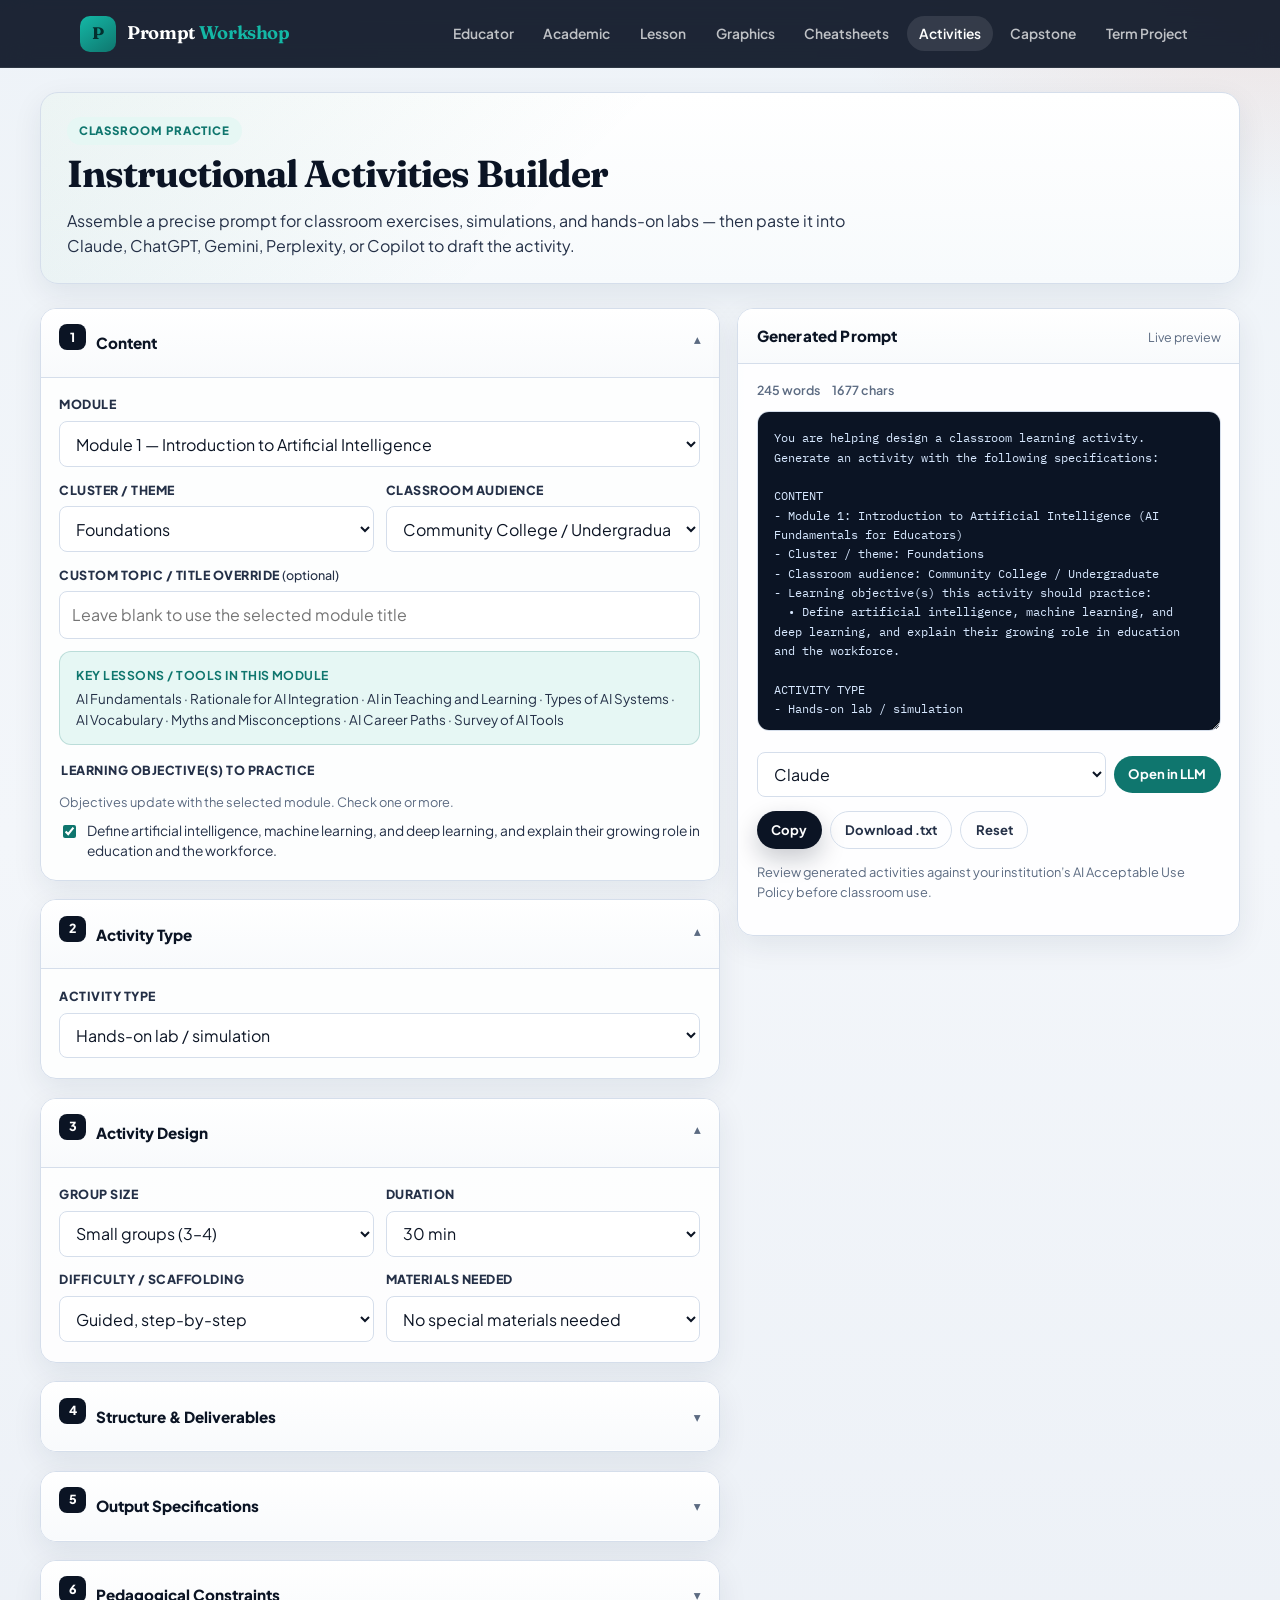
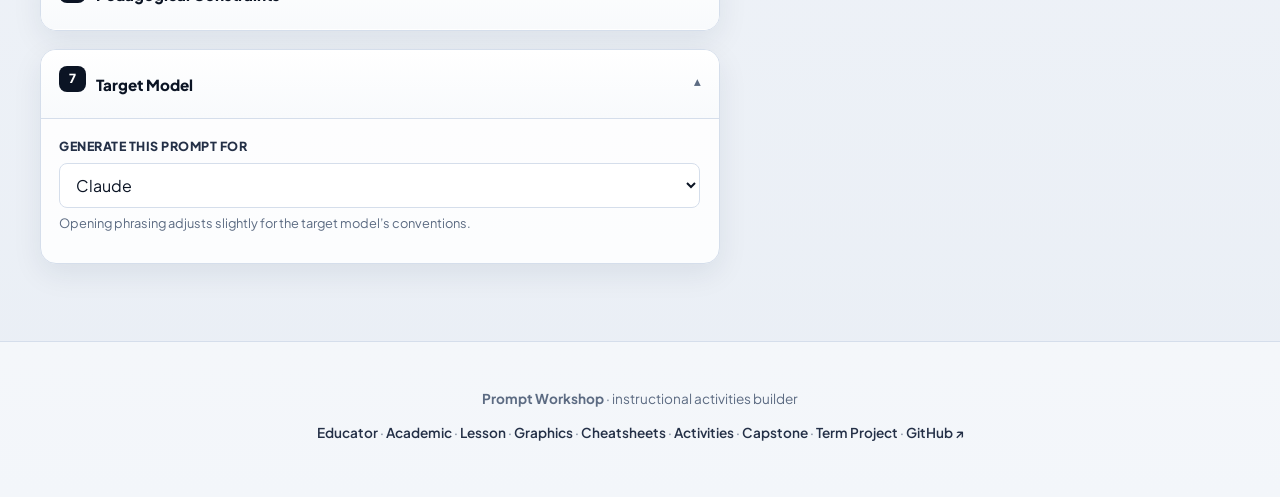
<file: builders/activities.html>
<!DOCTYPE html>
<html lang="en">
<head>
  <meta charset="UTF-8" />
  <meta name="viewport" content="width=device-width, initial-scale=1.0" />
  <meta name="description" content="Instructional Activities Prompt Builder — assemble ready-to-paste prompts for labs, simulations, discussions, and classroom exercises." />
  <title>Instructional Activities · Prompt Workshop</title>
  <link rel="preconnect" href="https://fonts.googleapis.com" />
  <link rel="preconnect" href="https://fonts.gstatic.com" crossorigin />
  <link href="https://fonts.googleapis.com/css2?family=Fraunces:opsz,wght@9..144,500;9..144,650;9..144,700&family=IBM+Plex+Mono:wght@400;500&family=Plus+Jakarta+Sans:wght@400;500;600;700;800&display=swap" rel="stylesheet" />
  <link rel="stylesheet" href="../assets/css/site.css" />
  <style>
    .concepts-box {
      margin-top: 0.75rem;
      padding: 0.85rem 1rem;
      border-radius: 12px;
      background: var(--teal-soft);
      border: 1px solid rgba(15, 118, 110, 0.2);
      font-size: 0.84rem;
      color: var(--ink-soft);
      display: none;
    }
    .concepts-box.visible { display: block; }
    .concepts-box strong {
      display: block;
      margin-bottom: 0.3rem;
      color: var(--teal);
      font-size: 0.76rem;
      letter-spacing: 0.04em;
      text-transform: uppercase;
    }
    .check-grid {
      display: grid;
      grid-template-columns: repeat(auto-fill, minmax(220px, 1fr));
      gap: 0.45rem 0.85rem;
    }
    .check-grid.single { grid-template-columns: 1fr; }
    .check-item {
      display: flex;
      align-items: flex-start;
      gap: 0.5rem;
      font-size: 0.86rem;
      color: var(--ink-soft);
      line-height: 1.4;
    }
    .check-item input {
      margin-top: 0.2rem;
      accent-color: var(--teal);
      flex-shrink: 0;
    }
    fieldset { border: none; padding: 0; margin: 0; }
    .details-panel {
      background: rgba(255, 255, 255, 0.88);
      border: 1px solid var(--line);
      border-radius: 16px;
      box-shadow: var(--shadow);
      overflow: hidden;
      margin-bottom: 0.85rem;
    }
    .details-panel > summary {
      display: flex;
      align-items: center;
      gap: 0.65rem;
      padding: 0.95rem 1.15rem;
      cursor: pointer;
      list-style: none;
      font-weight: 800;
      font-size: 0.95rem;
      background: linear-gradient(180deg, #fff, #f8fafc);
      border-bottom: 1px solid transparent;
    }
    .details-panel[open] > summary { border-bottom-color: var(--line); }
    .details-panel > summary::-webkit-details-marker { display: none; }
    .step-num {
      width: 1.65rem;
      height: 1.65rem;
      border-radius: 8px;
      display: inline-grid;
      place-items: center;
      background: var(--ink);
      color: #fff;
      font-size: 0.78rem;
      font-weight: 800;
      flex-shrink: 0;
    }
    .chev {
      margin-left: auto;
      color: var(--muted);
      transition: transform var(--transition);
      font-size: 0.85rem;
    }
    .details-panel[open] .chev { transform: rotate(180deg); }
    .details-body { padding: 1.1rem 1.15rem 1.25rem; }
    .llm-row {
      display: flex;
      flex-wrap: wrap;
      gap: 0.5rem;
      align-items: center;
      margin-bottom: 0.75rem;
    }
    .llm-row select { flex: 1 1 160px; min-width: 0; }
  </style>
</head>
<body>
  <a class="skip-link" href="#main">Skip to content</a>

  <header class="site-header" role="banner">
    <div class="site-header-inner">
      <a class="brand" href="../index.html">
        <span class="brand-mark" aria-hidden="true">P</span>
        <span class="brand-name">Prompt <span>Workshop</span></span>
      </a>
      <nav class="nav-links" aria-label="Primary">
        <a href="educator.html">Educator</a>
        <a href="academic.html">Academic</a>
        <a href="lesson.html">Lesson</a>
        <a href="graphics.html">Graphics</a>
        <a href="cheatsheets.html">Cheatsheets</a>
        <a href="activities.html" aria-current="page">Activities</a>
        <a href="capstone.html">Capstone</a>
        <a href="term-project.html">Term Project</a>
      </nav>
    </div>
  </header>

  <main id="main" class="builder-shell">
    <header class="builder-intro">
      <span class="eyebrow">Classroom practice</span>
      <h1>Instructional Activities Builder</h1>
      <p>
        Assemble a precise prompt for classroom exercises, simulations, and hands-on labs —
        then paste it into Claude, ChatGPT, Gemini, Perplexity, or Copilot to draft the activity.
      </p>
    </header>

    <div class="builder-layout">
      <div class="stack">

        <details class="details-panel" open>
          <summary><span class="step-num">1</span> Content <span class="chev" aria-hidden="true">▾</span></summary>
          <div class="details-body">
            <div>
              <label class="field-label" for="lesson">Module</label>
              <select id="lesson"></select>
            </div>
            <div class="row" style="margin-top:0.85rem;">
              <div>
                <label class="field-label" for="subjectArea">Cluster / Theme</label>
                <select id="subjectArea">
                  <option>Foundations</option>
                  <option>Prompt Engineering</option>
                  <option>AI Tools &amp; Platforms</option>
                  <option>Publishing &amp; Sharing</option>
                  <option>Instructional Materials</option>
                  <option>Assessment &amp; Rubrics</option>
                  <option>Graphics &amp; Activities</option>
                  <option>Meta-Prompts &amp; Interfaces</option>
                  <option>Ethics &amp; Policy</option>
                </select>
              </div>
              <div>
                <label class="field-label" for="gradeLevel">Classroom Audience</label>
                <select id="gradeLevel">
                  <option>K-12</option>
                  <option selected>Community College / Undergraduate</option>
                  <option>University / Graduate</option>
                  <option>Adult / Workforce Education</option>
                  <option>Professional Development / Faculty Training</option>
                </select>
              </div>
            </div>
            <div style="margin-top:0.85rem;">
              <label class="field-label" for="customTopic">Custom Topic / Title Override <span style="font-weight:500;text-transform:none;letter-spacing:0;">(optional)</span></label>
              <input type="text" id="customTopic" placeholder="Leave blank to use the selected module title" />
            </div>
            <div class="concepts-box" id="conceptsBox">
              <strong>Key lessons / tools in this module</strong>
              <span id="conceptsText"></span>
            </div>
            <fieldset style="margin-top:1rem;">
              <legend class="field-label">Learning objective(s) to practice</legend>
              <p class="field-hint">Objectives update with the selected module. Check one or more.</p>
              <div class="check-grid single" id="objectivesGrid"></div>
            </fieldset>
          </div>
        </details>

        <details class="details-panel" open>
          <summary><span class="step-num">2</span> Activity Type <span class="chev" aria-hidden="true">▾</span></summary>
          <div class="details-body">
            <label class="field-label" for="activityType">Activity type</label>
            <select id="activityType">
              <option>Let the model choose based on content</option>
              <option selected>Hands-on lab / simulation</option>
              <option>Small-group exercise</option>
              <option>Case-study analysis exercise</option>
              <option>Role-play / tabletop exercise</option>
              <option>Data / artifact analysis walkthrough exercise</option>
              <option>Debate / structured discussion</option>
              <option>Gamified challenge (points, badges, game-based)</option>
              <option>Peer-teaching / jigsaw activity</option>
              <option>Assessment-style practice problem set</option>
            </select>
          </div>
        </details>

        <details class="details-panel" open>
          <summary><span class="step-num">3</span> Activity Design <span class="chev" aria-hidden="true">▾</span></summary>
          <div class="details-body">
            <div class="row">
              <div>
                <label class="field-label" for="groupSize">Group size</label>
                <select id="groupSize">
                  <option>Individual</option>
                  <option>Pairs</option>
                  <option selected>Small groups (3–4)</option>
                  <option>Whole class</option>
                </select>
              </div>
              <div>
                <label class="field-label" for="duration">Duration</label>
                <select id="duration">
                  <option>15 min — quick activity</option>
                  <option selected>30 min</option>
                  <option>50–60 min — full class session</option>
                  <option>Multi-day project</option>
                </select>
              </div>
            </div>
            <div class="row" style="margin-top:0.85rem;">
              <div>
                <label class="field-label" for="scaffolding">Difficulty / scaffolding</label>
                <select id="scaffolding">
                  <option selected>Guided, step-by-step</option>
                  <option>Semi-guided with checkpoints</option>
                  <option>Open-ended, minimal scaffolding</option>
                </select>
              </div>
              <div>
                <label class="field-label" for="materialsNeeded">Materials needed</label>
                <select id="materialsNeeded">
                  <option>Requires computer / AI tool access</option>
                  <option>Requires printed handouts</option>
                  <option>Requires whiteboard / sticky notes</option>
                  <option selected>No special materials needed</option>
                </select>
              </div>
            </div>
          </div>
        </details>

        <details class="details-panel">
          <summary><span class="step-num">4</span> Structure &amp; Deliverables <span class="chev" aria-hidden="true">▾</span></summary>
          <div class="details-body">
            <div>
              <label class="field-label" for="activityStructure">Activity structure</label>
              <select id="activityStructure">
                <option selected>Warm-up — task — debrief</option>
                <option>Problem — investigate — present findings</option>
                <option>Scenario — decision points — consequence reveal</option>
                <option>Round-robin stations</option>
                <option>Sequential checklist / walkthrough</option>
              </select>
            </div>
            <div style="margin-top:0.85rem;">
              <label class="field-label" for="deliverable">Deliverable / output</label>
              <select id="deliverable">
                <option selected>Written short-answer response</option>
                <option>Completed worksheet / diagram</option>
                <option>Group presentation / report-out</option>
                <option>Artifact produced using an AI tool</option>
                <option>No formal deliverable — discussion only</option>
              </select>
            </div>
            <fieldset style="margin-top:1rem;">
              <legend class="field-label">Structure options</legend>
              <div class="check-grid">
                <label class="check-item"><input type="checkbox" data-group="structureOption" value="Include a facilitator/instructor script" checked />Include a facilitator/instructor script</label>
                <label class="check-item"><input type="checkbox" data-group="structureOption" value="Include timing cues for each phase" checked />Include timing cues for each phase</label>
                <label class="check-item"><input type="checkbox" data-group="structureOption" value="Include discussion questions for debrief" checked />Include discussion questions for debrief</label>
                <label class="check-item"><input type="checkbox" data-group="structureOption" value="Include an extension/stretch task for early finishers" />Include an extension/stretch task for early finishers</label>
              </div>
            </fieldset>
          </div>
        </details>

        <details class="details-panel">
          <summary><span class="step-num">5</span> Output Specifications <span class="chev" aria-hidden="true">▾</span></summary>
          <div class="details-body">
            <div>
              <label class="field-label" for="outputFormat">Output format</label>
              <select id="outputFormat">
                <option selected>Markdown with headers</option>
                <option>Plain text</option>
                <option>Printable worksheet layout</option>
                <option>LMS-ready HTML</option>
              </select>
            </div>
            <fieldset style="margin-top:1rem;">
              <legend class="field-label">Options</legend>
              <div class="check-grid">
                <label class="check-item"><input type="checkbox" data-group="activityOption" value="Include a rubric or scoring guide" checked />Include a rubric or scoring guide</label>
                <label class="check-item"><input type="checkbox" data-group="activityOption" value="Include an answer key / model response" checked />Include an answer key / model response</label>
                <label class="check-item"><input type="checkbox" data-group="activityOption" value="Include a materials/prep checklist for the instructor" checked />Include a materials/prep checklist for the instructor</label>
                <label class="check-item"><input type="checkbox" data-group="activityOption" value="Include accessibility accommodation notes" />Include accessibility accommodation notes</label>
              </div>
            </fieldset>
          </div>
        </details>

        <details class="details-panel">
          <summary><span class="step-num">6</span> Pedagogical Constraints <span class="chev" aria-hidden="true">▾</span></summary>
          <div class="details-body">
            <div class="check-grid single">
              <label class="check-item"><input type="checkbox" data-group="pedConstraint" value="Tie the activity explicitly to the selected learning objective(s)" checked />Tie the activity explicitly to the selected learning objective(s)</label>
              <label class="check-item"><input type="checkbox" data-group="pedConstraint" value="Keep examples inclusive and free of stereotypes or bias" checked />Keep examples inclusive and free of stereotypes or bias</label>
              <label class="check-item"><input type="checkbox" data-group="pedConstraint" value="Keep any scenario content appropriate and safe for an academic setting" checked />Keep any scenario content appropriate and safe for an academic setting</label>
              <label class="check-item"><input type="checkbox" data-group="pedConstraint" value="Ensure the activity is realistically completable within the stated duration" checked />Ensure the activity is realistically completable within the stated duration</label>
              <label class="check-item"><input type="checkbox" data-group="pedConstraint" value="Match reading level and complexity to the selected classroom audience" checked />Match reading level and complexity to the selected classroom audience</label>
              <label class="check-item"><input type="checkbox" data-group="pedConstraint" value="Include a note on how AI-generated content should be reviewed before use with students" />Include a note on how AI-generated content should be reviewed before use with students</label>
            </div>
          </div>
        </details>

        <details class="details-panel" open>
          <summary><span class="step-num">7</span> Target Model <span class="chev" aria-hidden="true">▾</span></summary>
          <div class="details-body">
            <label class="field-label" for="targetModel">Generate this prompt for</label>
            <select id="targetModel">
              <option selected>Claude</option>
              <option>ChatGPT</option>
              <option>Gemini</option>
              <option>Perplexity</option>
              <option>MS Copilot</option>
            </select>
            <p class="field-hint">Opening phrasing adjusts slightly for the target model’s conventions.</p>
          </div>
        </details>

      </div>

      <aside class="panel output-panel" aria-labelledby="output-h">
        <div class="panel-head">
          <h2 id="output-h">Generated Prompt</h2>
          <span class="hint">Live preview</span>
        </div>
        <div class="panel-body">
          <div class="stats">
            <span id="wordCount">0 words</span>
            <span id="charCount">0 chars</span>
          </div>
          <textarea id="promptOutput" class="output-box" readonly aria-label="Generated prompt text"></textarea>
          <div class="llm-row" style="margin-top:0.85rem;">
            <select id="llmSelect" aria-label="Open in LLM">
              <option value="https://claude.ai/new" selected>Claude</option>
              <option value="https://chatgpt.com/">ChatGPT</option>
              <option value="https://gemini.google.com/app">Gemini</option>
              <option value="https://www.perplexity.ai/">Perplexity</option>
              <option value="https://copilot.microsoft.com/">MS Copilot</option>
            </select>
            <button type="button" class="btn btn-accent btn-sm" id="openLlmBtn">Open in LLM</button>
          </div>
          <div class="output-actions">
            <button type="button" class="btn btn-primary btn-sm" id="copyBtn">Copy</button>
            <button type="button" class="btn btn-ghost btn-sm" id="downloadBtn">Download .txt</button>
            <button type="button" class="btn btn-ghost btn-sm" id="resetBtn">Reset</button>
            <span class="copy-toast" id="copyFlash" role="status">Copied!</span>
          </div>
          <p class="required-note">
            Review generated activities against your institution’s AI Acceptable Use Policy before classroom use.
          </p>
        </div>
      </aside>
    </div>
  </main>

  <footer class="site-footer">
    <p><strong>Prompt Workshop</strong> · instructional activities builder</p>
    <p style="margin-top:0.4rem;">
      <a href="educator.html">Educator</a> ·
      <a href="academic.html">Academic</a> ·
      <a href="lesson.html">Lesson</a> ·
      <a href="graphics.html">Graphics</a> ·
      <a href="cheatsheets.html">Cheatsheets</a> ·
      <a href="activities.html">Activities</a>
      · <a href="capstone.html">Capstone</a>
      · <a href="term-project.html">Term Project</a>
      · <a href="https://github.com/clarkngo/prompt-builder" target="_blank" rel="noopener noreferrer">GitHub ↗</a>
    </p>
  </footer>

  <script>
  (function () {
    'use strict';

    var MODULES = [
      {
        title: 'Introduction to Artificial Intelligence',
        cluster: 'Foundations',
        concepts: [
          'AI Fundamentals', 'Rationale for AI Integration', 'AI in Teaching and Learning',
          'Types of AI Systems', 'AI Vocabulary', 'Myths and Misconceptions',
          'AI Career Paths', 'Survey of AI Tools'
        ],
        objectives: [
          'Define artificial intelligence, machine learning, and deep learning, and explain their growing role in education and the workforce.'
        ]
      },
      {
        title: 'Introduction to Large Language Models',
        cluster: 'Foundations',
        concepts: [
          'How LLMs Work', 'Tokens & Context Windows', 'Comparing AI Models',
          'Platform survey: Perplexity, Gemini, ChatGPT, Claude, MS Copilot, DeepSeek, Grok, Comet'
        ],
        objectives: [
          'Evaluate leading AI tools and large language models (Perplexity, Gemini, ChatGPT, Claude, MS Copilot, DeepSeek, Grok, Comet) for classroom applicability and pedagogical fit.'
        ]
      },
      {
        title: 'Prompts & Prompt Engineering',
        cluster: 'Prompt Engineering',
        concepts: [
          'AI Prompt Engineering', 'Prompt Engineering Basics',
          'Prompt Architect — Academic', 'The CO-STAR Framework'
        ],
        objectives: [
          'Design effective AI prompts using the CO-STAR framework to generate accurate, discipline-specific educational content.'
        ]
      },
      {
        title: 'Other Useful AI Tools',
        cluster: 'AI Tools & Platforms',
        concepts: [
          'Napkin.ai (visual ideas)', 'NotebookLM (AI notes / synthesis)',
          'Mapify (mind maps)', 'Gamma (presentations)',
          'Goblin Tools (task breakdown / accessibility)'
        ],
        objectives: [
          'Evaluate specialized AI tools for classroom applicability and demonstrate practical use in at least two educational contexts.'
        ]
      },
      {
        title: 'Building Repositories Using GitHub & iFrames',
        cluster: 'Publishing & Sharing',
        concepts: ['GitHub Basics', 'GitHub Pages', 'iFrame Embedding'],
        objectives: [
          'Create and publish a GitHub Pages repository containing at least one HTML-based AI instructional tool, accessible via a public URL, with lessons/resources embedded using iFrames.'
        ]
      },
      {
        title: 'Build AI-Powered Instructional Materials',
        cluster: 'Instructional Materials',
        concepts: [
          'Lesson Plan Builder', 'Course Chatbot Builder', 'AI Study Guide Generator',
          'Flashcard Builders', 'Technical Document Generator', 'Case Study Wizard',
          'Discipline examples: schedules, dashboards, HVAC, genetics, microeconomics, number systems, security tools'
        ],
        objectives: [
          'Create AI-generated instructional materials tailored to diverse learner needs, including lesson plans, assessments, study guides, and multimedia resources.'
        ]
      },
      {
        title: 'Generating High-Quality Assessments, Quizzes & Rubrics',
        cluster: 'Assessment & Rubrics',
        concepts: [
          "Bloom's Taxonomy", 'Multiple Choice', 'Scenario-Based Questions',
          'Analytic Rubrics', 'LMS Integration'
        ],
        objectives: [
          "Create AI-generated instructional materials tailored to diverse learner needs, including assessments and analytic rubrics aligned to Bloom's Taxonomy."
        ]
      },
      {
        title: 'Instructional Graphics & Learning Activities',
        cluster: 'Graphics & Activities',
        concepts: [
          'Multimedia & Animations', 'Instructional Graphics',
          'Graphics Gallery (23 AI-generated discipline graphics)'
        ],
        objectives: [
          'Design and deploy AI-powered tools and interactive applications for a specific academic discipline, experiencing how AI generates immersive, classroom-ready learning experiences across fields.'
        ]
      },
      {
        title: 'AI-Powered Meta Prompts & Interfaces',
        cluster: 'Meta-Prompts & Interfaces',
        concepts: [
          'Video Resource Builder', 'AI Use Policy Builder', 'Workforce Prompt Builder',
          'Case Study Wizard', 'Case Study Prompt Builder', 'Chatbot Builder'
        ],
        objectives: [
          'Build custom AI meta-prompt tools and interfaces — policy builders, workforce prompt builders, and case-study/chatbot builders — for discipline-specific use cases.'
        ]
      },
      {
        title: 'Ethics & AI Policies',
        cluster: 'Ethics & Policy',
        concepts: [
          'Integrity in the Age of AI', 'AI Detection', 'AI as Tool vs. Crutch',
          'AI-Resistant Assignments', 'Everything Is a Remix'
        ],
        objectives: [
          'Develop a classroom AI Acceptable Use Policy grounded in ethical principles, bias awareness, academic integrity standards, and data privacy requirements.'
        ]
      }
    ];

    var lessonSel = document.getElementById('lesson');
    var subjectAreaSel = document.getElementById('subjectArea');
    var conceptsBox = document.getElementById('conceptsBox');
    var conceptsText = document.getElementById('conceptsText');
    var objectivesGrid = document.getElementById('objectivesGrid');
    var output = document.getElementById('promptOutput');
    var copyFlash = document.getElementById('copyFlash');

    MODULES.forEach(function (m, i) {
      var opt = document.createElement('option');
      opt.value = String(i);
      opt.textContent = 'Module ' + (i + 1) + ' — ' + m.title;
      lessonSel.appendChild(opt);
    });

    function checkedValues(groupName) {
      return Array.from(document.querySelectorAll('input[data-group="' + groupName + '"]:checked'))
        .map(function (i) { return i.value; });
    }

    function val(id) {
      return document.getElementById(id).value;
    }

    function updateCounts(text) {
      var words = text.trim() ? text.trim().split(/\s+/).length : 0;
      document.getElementById('wordCount').textContent = words + ' words';
      document.getElementById('charCount').textContent = text.length + ' chars';
    }

    function buildPrompt() {
      var lesson = MODULES[Number(lessonSel.value)];
      var topic = val('customTopic').trim() || lesson.title;
      var moduleNum = Number(lessonSel.value) + 1;
      var objectives = checkedValues('objectives');
      var structureOptions = checkedValues('structureOption');
      var activityOptions = checkedValues('activityOption');
      var pedConstraints = checkedValues('pedConstraint');
      var model = val('targetModel').replace('MS Copilot', 'Copilot');

      var modelIntros = {
        Claude: 'You are helping design a classroom learning activity. Generate an activity with the following specifications:',
        ChatGPT: 'Design a classroom learning activity with the following specifications:',
        Gemini: 'Create an educational classroom activity based on these specifications:',
        Perplexity: 'Produce a classroom learning activity following these specifications:',
        Copilot: 'Draft a classroom learning activity in Microsoft Copilot with the following specifications:'
      };

      var lines = [];
      lines.push(modelIntros[model] || modelIntros.Claude);
      lines.push('');
      lines.push('CONTENT');
      lines.push('- Module ' + moduleNum + ': ' + topic + ' (AI Fundamentals for Educators)');
      lines.push('- Cluster / theme: ' + val('subjectArea'));
      lines.push('- Classroom audience: ' + val('gradeLevel'));
      if (objectives.length) {
        lines.push('- Learning objective(s) this activity should practice:');
        objectives.forEach(function (o) { lines.push('  • ' + o); });
      }
      lines.push('');
      lines.push('ACTIVITY TYPE');
      lines.push('- ' + val('activityType'));
      lines.push('');
      lines.push('ACTIVITY DESIGN');
      lines.push('- Group size: ' + val('groupSize'));
      lines.push('- Duration: ' + val('duration'));
      lines.push('- Difficulty / scaffolding: ' + val('scaffolding'));
      lines.push('- Materials needed: ' + val('materialsNeeded'));
      lines.push('');
      lines.push('STRUCTURE & DELIVERABLES');
      lines.push('- Activity structure: ' + val('activityStructure'));
      lines.push('- Deliverable / output: ' + val('deliverable'));
      structureOptions.forEach(function (o) { lines.push('- ' + o); });
      lines.push('');
      lines.push('OUTPUT SPECIFICATIONS');
      lines.push('- Output format: ' + val('outputFormat'));
      activityOptions.forEach(function (o) { lines.push('- ' + o); });
      lines.push('');
      if (pedConstraints.length) {
        lines.push('PEDAGOGICAL & SAFEGUARD CONSTRAINTS');
        pedConstraints.forEach(function (c) { lines.push('- ' + c); });
        lines.push('');
      }
      lines.push('This activity is for faculty development / classroom teaching use in an AI Fundamentals for Educators workshop for community college and university faculty.');

      var text = lines.join('\n');
      output.value = text;
      updateCounts(text);
    }

    function renderLessonDetails() {
      var lesson = MODULES[Number(lessonSel.value)];
      subjectAreaSel.value = lesson.cluster;
      conceptsText.textContent = lesson.concepts.join(' · ');
      conceptsBox.classList.add('visible');
      objectivesGrid.innerHTML = '';
      lesson.objectives.forEach(function (obj, idx) {
        var label = document.createElement('label');
        label.className = 'check-item';
        var input = document.createElement('input');
        input.type = 'checkbox';
        input.dataset.group = 'objectives';
        input.value = obj;
        if (idx === 0) input.checked = true;
        input.addEventListener('change', buildPrompt);
        label.appendChild(input);
        label.appendChild(document.createTextNode(obj));
        objectivesGrid.appendChild(label);
      });
      buildPrompt();
    }

    function flashCopied() {
      copyFlash.classList.add('show');
      setTimeout(function () { copyFlash.classList.remove('show'); }, 1800);
    }

    function copyPrompt() {
      var text = output.value;
      if (navigator.clipboard && navigator.clipboard.writeText) {
        navigator.clipboard.writeText(text).then(flashCopied).catch(function () {
          output.select();
          document.execCommand('copy');
          flashCopied();
        });
      } else {
        output.select();
        document.execCommand('copy');
        flashCopied();
      }
    }

    function downloadPrompt() {
      var blob = new Blob([output.value], { type: 'text/plain' });
      var url = URL.createObjectURL(blob);
      var a = document.createElement('a');
      a.href = url;
      a.download = 'instructional-activity-prompt.txt';
      document.body.appendChild(a);
      a.click();
      document.body.removeChild(a);
      URL.revokeObjectURL(url);
    }

    function openInLlm() {
      copyPrompt();
      window.open(document.getElementById('llmSelect').value, '_blank', 'noopener,noreferrer');
    }

    function resetForm() {
      document.querySelectorAll('input[type="checkbox"]').forEach(function (c) { c.checked = false; });
      document.getElementById('customTopic').value = '';
      lessonSel.value = '0';
      document.getElementById('activityType').selectedIndex = 1;
      document.getElementById('groupSize').selectedIndex = 2;
      document.getElementById('duration').selectedIndex = 1;
      document.getElementById('scaffolding').selectedIndex = 0;
      document.getElementById('materialsNeeded').selectedIndex = 3;
      document.getElementById('activityStructure').selectedIndex = 0;
      document.getElementById('deliverable').selectedIndex = 0;
      document.getElementById('outputFormat').selectedIndex = 0;
      document.getElementById('targetModel').selectedIndex = 0;
      document.getElementById('gradeLevel').selectedIndex = 1;
      document.querySelectorAll('input[data-group="structureOption"]').forEach(function (c) {
        if (c.value.indexOf('Include an extension') !== 0) c.checked = true;
      });
      document.querySelectorAll('input[data-group="activityOption"]').forEach(function (c) {
        if (c.value.indexOf('Include accessibility') !== 0) c.checked = true;
      });
      document.querySelectorAll('input[data-group="pedConstraint"]').forEach(function (c, i) {
        if (i < 5) c.checked = true;
      });
      renderLessonDetails();
    }

    lessonSel.addEventListener('change', renderLessonDetails);
    document.querySelectorAll('select, input[type="text"], input[type="checkbox"]').forEach(function (el) {
      el.addEventListener('input', buildPrompt);
      el.addEventListener('change', buildPrompt);
    });
    document.getElementById('copyBtn').addEventListener('click', copyPrompt);
    document.getElementById('downloadBtn').addEventListener('click', downloadPrompt);
    document.getElementById('resetBtn').addEventListener('click', resetForm);
    document.getElementById('openLlmBtn').addEventListener('click', openInLlm);

    lessonSel.value = '0';
    renderLessonDetails();
  })();
  </script>
</body>
</html>
</file>
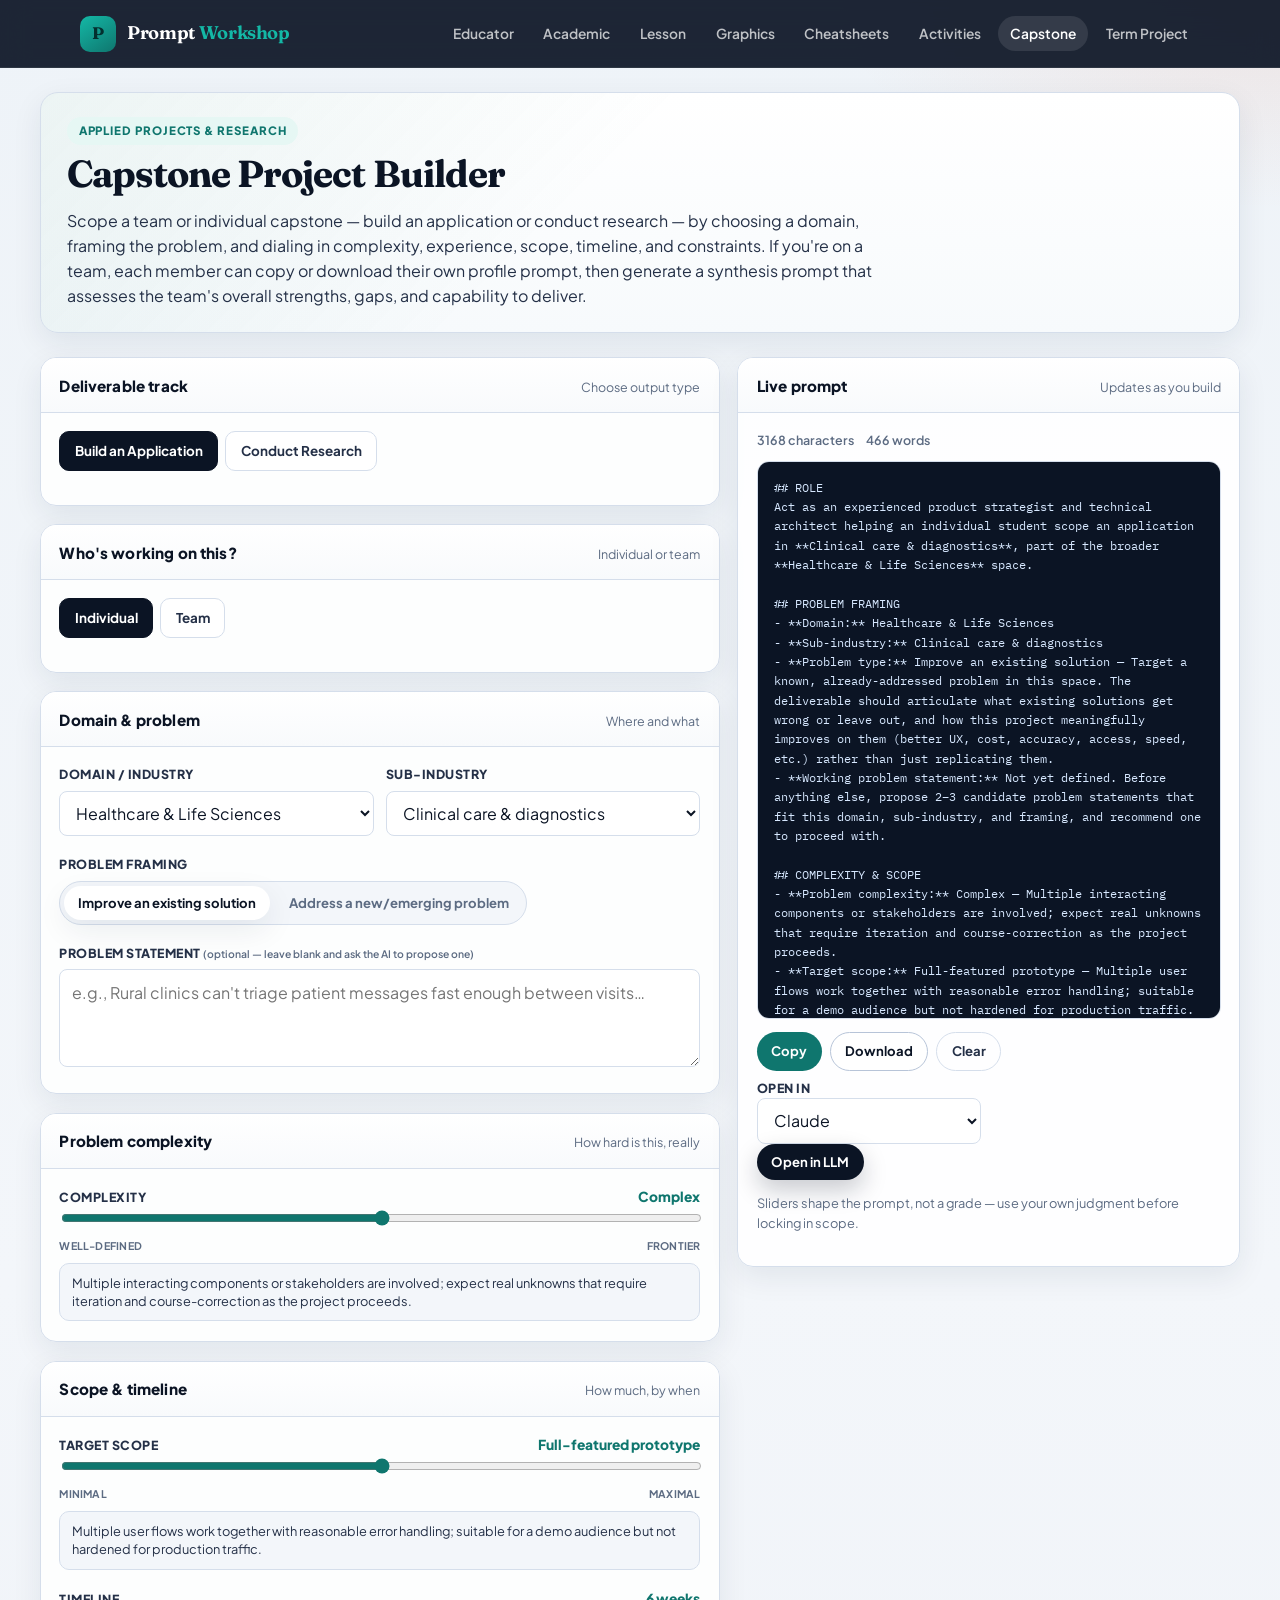
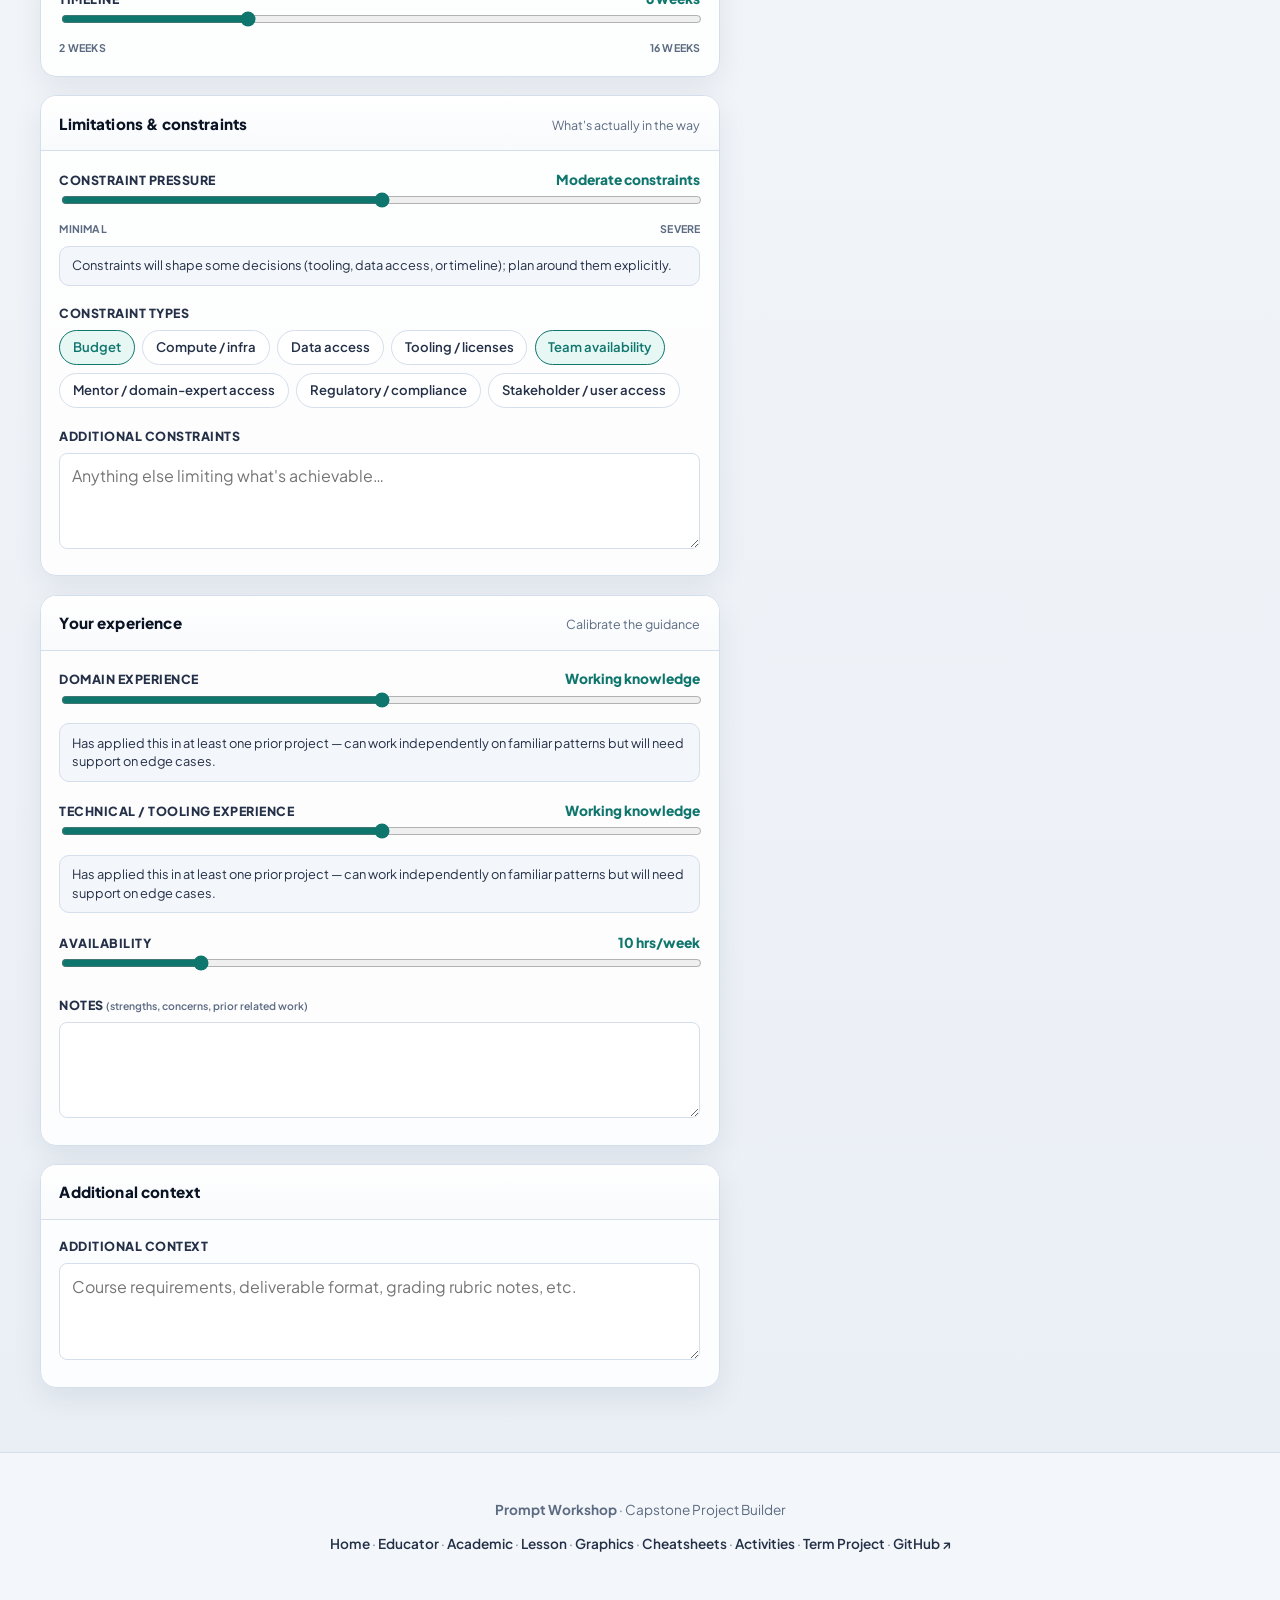
<file: builders/capstone.html>
<!DOCTYPE html>
<html lang="en">
<head>
  <meta charset="UTF-8" />
  <meta name="viewport" content="width=device-width, initial-scale=1.0" />
  <meta name="description" content="Capstone Project Builder — scope an application or research capstone by domain, problem complexity, experience, timeline, and constraints, then synthesize team capability." />
  <title>Capstone Project Builder · Prompt Workshop</title>
  <link rel="preconnect" href="https://fonts.googleapis.com" />
  <link rel="preconnect" href="https://fonts.gstatic.com" crossorigin />
  <link href="https://fonts.googleapis.com/css2?family=Fraunces:opsz,wght@9..144,500;9..144,650;9..144,700&family=IBM+Plex+Mono:wght@400;500&family=Plus+Jakarta+Sans:wght@400;500;600;700;800&display=swap" rel="stylesheet" />
  <link rel="stylesheet" href="../assets/css/site.css" />
  <style>
    .mode-section { display: none; }
    .mode-section.show { display: block; }
    input[type="range"] { width: 100%; accent-color: var(--teal); cursor: pointer; }
    .level-header {
      display: flex;
      justify-content: space-between;
      align-items: baseline;
      gap: 0.5rem;
    }
    .level-value { font-weight: 800; color: var(--teal); font-size: 0.86rem; text-align: right; }
    .level-ticks {
      display: flex;
      justify-content: space-between;
      font-size: 0.66rem;
      font-weight: 700;
      color: var(--muted);
      margin-top: 0.35rem;
      text-transform: uppercase;
      letter-spacing: 0.02em;
    }
    .level-desc {
      margin-top: 0.55rem;
      font-size: 0.8rem;
      color: var(--ink-soft);
      background: var(--paper);
      border: 1px solid var(--line);
      border-radius: 10px;
      padding: 0.6rem 0.75rem;
      line-height: 1.45;
    }
    .field-label small { font-weight: 600; color: var(--muted); text-transform: none; letter-spacing: 0; }
    .roster-form {
      border: 1.5px dashed var(--line);
      border-radius: 12px;
      padding: 0.85rem 0.9rem;
      margin-top: 0.75rem;
    }
    .roster-form .stack > * + * { margin-top: 0.75rem; }
    .roster-card {
      border: 1.5px solid var(--line);
      border-radius: 12px;
      padding: 0.75rem 0.9rem;
      margin-top: 0.65rem;
      background: #fff;
    }
    .roster-card-head {
      display: flex;
      justify-content: space-between;
      align-items: center;
      gap: 0.5rem;
      flex-wrap: wrap;
    }
    .roster-card-head strong { font-size: 0.92rem; color: var(--ink); }
    .roster-role-badge {
      font-size: 0.68rem;
      font-weight: 800;
      text-transform: uppercase;
      letter-spacing: 0.03em;
      color: var(--teal);
      background: var(--teal-soft);
      padding: 0.15rem 0.5rem;
      border-radius: 999px;
    }
    .roster-meta {
      display: flex;
      flex-wrap: wrap;
      gap: 0.3rem 0.9rem;
      margin-top: 0.45rem;
      font-size: 0.76rem;
      color: var(--muted);
      font-weight: 600;
    }
    .roster-notes {
      margin-top: 0.4rem;
      font-size: 0.78rem;
      color: var(--ink-soft);
      font-style: italic;
    }
    .roster-actions {
      display: flex;
      gap: 0.4rem;
      margin-top: 0.65rem;
      flex-wrap: wrap;
    }
    .roster-empty {
      font-size: 0.82rem;
      color: var(--muted);
      padding: 0.4rem 0.1rem 0;
    }
    .output-target-seg { margin-bottom: 0.85rem; }
  </style>
</head>
<body>
  <a class="skip-link" href="#main">Skip to content</a>

  <header class="site-header" role="banner">
    <div class="site-header-inner">
      <a class="brand" href="../index.html">
        <span class="brand-mark" aria-hidden="true">P</span>
        <span class="brand-name">Prompt <span>Workshop</span></span>
      </a>
      <nav class="nav-links" aria-label="Primary">
        <a href="educator.html">Educator</a>
        <a href="academic.html">Academic</a>
        <a href="lesson.html">Lesson</a>
        <a href="graphics.html">Graphics</a>
        <a href="cheatsheets.html">Cheatsheets</a>
        <a href="activities.html">Activities</a>
        <a href="capstone.html" aria-current="page">Capstone</a>
        <a href="term-project.html">Term Project</a>
      </nav>
    </div>
  </header>

  <main id="main" class="builder-shell">
    <div class="builder-intro">
      <span class="eyebrow">Applied projects &amp; research</span>
      <h1>Capstone Project Builder</h1>
      <p>
        Scope a team or individual capstone — build an application or conduct research — by choosing a domain,
        framing the problem, and dialing in complexity, experience, scope, timeline, and constraints. If you're on
        a team, each member can copy or download their own profile prompt, then generate a synthesis prompt that
        assesses the team's overall strengths, gaps, and capability to deliver.
      </p>
    </div>

    <div class="builder-layout">
      <div class="stack" id="formPanels">

        <!-- Deliverable track -->
        <section class="panel" aria-labelledby="track-heading">
          <div class="panel-head">
            <h2 id="track-heading">Deliverable track</h2>
            <span class="hint">Choose output type</span>
          </div>
          <div class="panel-body">
            <div class="mode-row" role="group" aria-label="Deliverable track">
              <button type="button" class="mode-btn active" id="trackApplication" data-track="application">Build an Application</button>
              <button type="button" class="mode-btn" id="trackResearch" data-track="research">Conduct Research</button>
            </div>
          </div>
        </section>

        <!-- Team setup -->
        <section class="panel" aria-labelledby="team-heading">
          <div class="panel-head">
            <h2 id="team-heading">Who's working on this?</h2>
            <span class="hint">Individual or team</span>
          </div>
          <div class="panel-body">
            <div class="mode-row" role="group" aria-label="Team setup">
              <button type="button" class="mode-btn active" id="teamIndividual" data-team="individual">Individual</button>
              <button type="button" class="mode-btn" id="teamTeam" data-team="team">Team</button>
            </div>
          </div>
        </section>

        <!-- Domain & problem -->
        <section class="panel" aria-labelledby="domain-heading">
          <div class="panel-head">
            <h2 id="domain-heading">Domain &amp; problem</h2>
            <span class="hint">Where and what</span>
          </div>
          <div class="panel-body stack">
            <div class="row">
              <div>
                <label class="field-label" for="domainSelect">Domain / industry</label>
                <select id="domainSelect"></select>
              </div>
              <div>
                <label class="field-label" for="subIndustrySelect">Sub-industry</label>
                <select id="subIndustrySelect"></select>
              </div>
            </div>
            <div>
              <span class="field-label">Problem framing</span>
              <div class="seg" role="group" aria-label="Problem framing" id="framingSeg">
                <button type="button" data-value="existing" class="active">Improve an existing solution</button>
                <button type="button" data-value="emerging">Address a new/emerging problem</button>
              </div>
            </div>
            <div>
              <label class="field-label" for="problemStatement">Problem statement <small>(optional — leave blank and ask the AI to propose one)</small></label>
              <textarea id="problemStatement" rows="3" placeholder="e.g., Rural clinics can't triage patient messages fast enough between visits…"></textarea>
            </div>
          </div>
        </section>

        <!-- Complexity -->
        <section class="panel" aria-labelledby="complexity-heading">
          <div class="panel-head">
            <h2 id="complexity-heading">Problem complexity</h2>
            <span class="hint">How hard is this, really</span>
          </div>
          <div class="panel-body">
            <div class="level-header">
              <span class="field-label" style="margin:0;">Complexity</span>
              <span class="level-value" id="complexityValue">Complex</span>
            </div>
            <input type="range" id="complexitySlider" min="0" max="4" step="1" value="2" aria-label="Problem complexity" />
            <div class="level-ticks"><span>Well-defined</span><span>Frontier</span></div>
            <div class="level-desc" id="complexityDesc"></div>
          </div>
        </section>

        <!-- Scope & timeline -->
        <section class="panel" aria-labelledby="scope-heading">
          <div class="panel-head">
            <h2 id="scope-heading">Scope &amp; timeline</h2>
            <span class="hint">How much, by when</span>
          </div>
          <div class="panel-body stack">
            <div>
              <div class="level-header">
                <span class="field-label" style="margin:0;">Target scope</span>
                <span class="level-value" id="scopeValue"></span>
              </div>
              <input type="range" id="scopeSlider" min="0" max="4" step="1" value="2" aria-label="Target scope" />
              <div class="level-ticks"><span>Minimal</span><span>Maximal</span></div>
              <div class="level-desc" id="scopeDesc"></div>
            </div>
            <div>
              <div class="level-header">
                <span class="field-label" style="margin:0;">Timeline</span>
                <span class="level-value" id="timelineValue">6 weeks</span>
              </div>
              <input type="range" id="timelineSlider" min="2" max="16" step="1" value="6" aria-label="Timeline in weeks" />
              <div class="level-ticks"><span>2 weeks</span><span>16 weeks</span></div>
            </div>
          </div>
        </section>

        <!-- Constraints -->
        <section class="panel" aria-labelledby="constraints-heading">
          <div class="panel-head">
            <h2 id="constraints-heading">Limitations &amp; constraints</h2>
            <span class="hint">What's actually in the way</span>
          </div>
          <div class="panel-body stack">
            <div>
              <div class="level-header">
                <span class="field-label" style="margin:0;">Constraint pressure</span>
                <span class="level-value" id="pressureValue"></span>
              </div>
              <input type="range" id="pressureSlider" min="0" max="4" step="1" value="2" aria-label="Constraint pressure" />
              <div class="level-ticks"><span>Minimal</span><span>Severe</span></div>
              <div class="level-desc" id="pressureDesc"></div>
            </div>
            <div>
              <span class="field-label">Constraint types</span>
              <div class="chip-grid" id="constraintGrid" role="group" aria-label="Constraint types"></div>
            </div>
            <div>
              <label class="field-label" for="additionalConstraints">Additional constraints</label>
              <textarea id="additionalConstraints" rows="2" placeholder="Anything else limiting what's achievable…"></textarea>
            </div>
          </div>
        </section>

        <!-- Individual profile -->
        <section class="panel mode-section show" id="profileSection" aria-labelledby="profile-heading">
          <div class="panel-head">
            <h2 id="profile-heading">Your experience</h2>
            <span class="hint">Calibrate the guidance</span>
          </div>
          <div class="panel-body stack">
            <div>
              <div class="level-header">
                <span class="field-label" style="margin:0;">Domain experience</span>
                <span class="level-value" id="profileDomainValue"></span>
              </div>
              <input type="range" id="profileDomainSlider" min="0" max="4" step="1" value="2" aria-label="Your domain experience" />
              <div class="level-desc" id="profileDomainDesc"></div>
            </div>
            <div>
              <div class="level-header">
                <span class="field-label" style="margin:0;">Technical / tooling experience</span>
                <span class="level-value" id="profileTechValue"></span>
              </div>
              <input type="range" id="profileTechSlider" min="0" max="4" step="1" value="2" aria-label="Your technical experience" />
              <div class="level-desc" id="profileTechDesc"></div>
            </div>
            <div>
              <div class="level-header">
                <span class="field-label" style="margin:0;">Availability</span>
                <span class="level-value" id="profileAvailabilityValue">10 hrs/week</span>
              </div>
              <input type="range" id="profileAvailabilitySlider" min="2" max="40" step="1" value="10" aria-label="Your weekly availability" />
            </div>
            <div>
              <label class="field-label" for="profileNotes">Notes <small>(strengths, concerns, prior related work)</small></label>
              <textarea id="profileNotes" rows="2"></textarea>
            </div>
          </div>
        </section>

        <!-- Team roster -->
        <section class="panel mode-section" id="rosterSection" aria-labelledby="roster-heading">
          <div class="panel-head">
            <h2 id="roster-heading">Team roster</h2>
            <span class="hint">Add each member</span>
          </div>
          <div class="panel-body">
            <p class="field-hint">Add every team member below. Each gets their own profile prompt to copy or download — then generate a Team Synthesis in the output panel once everyone's added.</p>
            <div class="roster-form">
              <div class="stack">
                <div class="row">
                  <div>
                    <label class="field-label" for="nmName">Name</label>
                    <input type="text" id="nmName" placeholder="e.g., Priya" autocomplete="off" />
                  </div>
                  <div>
                    <label class="field-label" for="nmRole">Role / track</label>
                    <select id="nmRole">
                      <option>Product / PM</option>
                      <option>Frontend</option>
                      <option>Backend</option>
                      <option>Data / ML</option>
                      <option>Research</option>
                      <option>Design / UX</option>
                      <option>QA / Testing</option>
                      <option>DevOps / Infra</option>
                      <option>Other</option>
                    </select>
                  </div>
                </div>
                <div>
                  <div class="level-header">
                    <span class="field-label" style="margin:0;">Domain experience</span>
                    <span class="level-value" id="nmDomainValue"></span>
                  </div>
                  <input type="range" id="nmDomainSlider" min="0" max="4" step="1" value="2" aria-label="Member domain experience" />
                  <div class="level-desc" id="nmDomainDesc"></div>
                </div>
                <div>
                  <div class="level-header">
                    <span class="field-label" style="margin:0;">Technical / tooling experience</span>
                    <span class="level-value" id="nmTechValue"></span>
                  </div>
                  <input type="range" id="nmTechSlider" min="0" max="4" step="1" value="2" aria-label="Member technical experience" />
                  <div class="level-desc" id="nmTechDesc"></div>
                </div>
                <div>
                  <div class="level-header">
                    <span class="field-label" style="margin:0;">Availability</span>
                    <span class="level-value" id="nmAvailabilityValue">10 hrs/week</span>
                  </div>
                  <input type="range" id="nmAvailabilitySlider" min="2" max="40" step="1" value="10" aria-label="Member weekly availability" />
                </div>
                <div>
                  <label class="field-label" for="nmNotes">Notes <small>(optional)</small></label>
                  <textarea id="nmNotes" rows="2"></textarea>
                </div>
                <button type="button" class="btn btn-primary btn-sm" id="addMemberBtn">Add to roster</button>
              </div>
            </div>
            <div id="rosterList"></div>
          </div>
        </section>

        <!-- Additional context -->
        <section class="panel" aria-labelledby="extra-heading">
          <div class="panel-head">
            <h2 id="extra-heading">Additional context</h2>
          </div>
          <div class="panel-body">
            <label class="field-label" for="additional">Additional context</label>
            <textarea id="additional" rows="3" placeholder="Course requirements, deliverable format, grading rubric notes, etc."></textarea>
          </div>
        </section>
      </div>

      <!-- Output -->
      <aside class="panel output-panel" aria-labelledby="output-heading">
        <div class="panel-head">
          <h2 id="output-heading">Live prompt</h2>
          <span class="hint">Updates as you build</span>
        </div>
        <div class="panel-body">
          <div class="seg output-target-seg mode-section" id="outputTargetBlock" role="group" aria-label="Prompt to generate">
            <button type="button" class="active" data-target="brief">Project Brief</button>
            <button type="button" data-target="synthesis">Team Synthesis</button>
          </div>
          <div class="stats">
            <span id="charCount">0 characters</span>
            <span id="wordCount">0 words</span>
          </div>
          <div class="output-box" id="outputBox" role="region" aria-live="polite" aria-label="Generated prompt" tabindex="0"></div>
          <div class="output-actions">
            <button type="button" class="btn btn-accent btn-sm" id="copyBtn">Copy</button>
            <button type="button" class="btn btn-secondary btn-sm" id="downloadBtn">Download</button>
            <button type="button" class="btn btn-ghost btn-sm" id="clearBtn">Clear</button>
            <span class="copy-toast" id="copyToast" aria-live="polite">Copied!</span>
            <div class="llm-row">
              <label for="llmSelect" class="field-label" style="margin:0;">Open in</label>
              <select id="llmSelect" aria-label="Choose LLM destination">
                <option value="claude">Claude</option>
                <option value="chatgpt">ChatGPT</option>
                <option value="gemini">Gemini</option>
                <option value="copilot">Copilot</option>
              </select>
              <button type="button" class="btn btn-primary btn-sm" id="openLlmBtn">Open in LLM</button>
            </div>
          </div>
          <p class="required-note">Sliders shape the prompt, not a grade — use your own judgment before locking in scope.</p>
        </div>
      </aside>
    </div>
  </main>

  <footer class="site-footer">
    <p><strong>Prompt Workshop</strong> · Capstone Project Builder</p>
    <p style="margin-top:0.4rem;"><a href="../index.html">Home</a> · <a href="educator.html">Educator</a> · <a href="academic.html">Academic</a> · <a href="lesson.html">Lesson</a> · <a href="graphics.html">Graphics</a> · <a href="cheatsheets.html">Cheatsheets</a> · <a href="activities.html">Activities</a> · <a href="term-project.html">Term Project</a> · <a href="https://github.com/clarkngo/prompt-builder" target="_blank" rel="noopener noreferrer">GitHub ↗</a></p>
  </footer>

  <script>
(function () {
  'use strict';

  var STORAGE_KEY = 'promptWorkshop.capstone.v1';

  var DOMAINS = [
    { id: 'healthcare', label: 'Healthcare & Life Sciences', subs: ['Clinical care & diagnostics', 'Mental & behavioral health', 'Health insurance & payers', 'Medical devices & wearables', 'Public health & epidemiology', 'Elder & home care', 'Pharma & drug discovery'] },
    { id: 'fintech', label: 'Finance & Fintech', subs: ['Consumer banking & payments', 'Lending & credit', 'Wealth & investing', 'Insurance (insurtech)', 'Fraud & risk', 'Regulatory & compliance (regtech)', 'Crypto & digital assets'] },
    { id: 'edtech', label: 'Education & EdTech', subs: ['K-12 learning tools', 'Higher ed & LMS', 'Corporate L&D / upskilling', 'Special education & accessibility', 'Test prep & credentialing', 'Tutoring & AI mentors'] },
    { id: 'retail', label: 'Retail & E-commerce', subs: ['Online marketplaces', 'In-store retail tech', 'Supply chain visibility', 'Personalization & recommendations', 'Customer service & returns', 'Loyalty & payments'] },
    { id: 'manufacturing', label: 'Manufacturing & Supply Chain', subs: ['Factory automation & IoT', 'Predictive maintenance', 'Quality control & inspection', 'Logistics & fleet routing', 'Inventory & demand planning', 'Sustainability & circular supply chains'] },
    { id: 'agtech', label: 'Agriculture & AgTech', subs: ['Precision farming', 'Crop & yield monitoring', 'Livestock management', 'Food safety & traceability', 'Agri-fintech & insurance', 'Vertical / urban farming'] },
    { id: 'energy', label: 'Energy & Sustainability', subs: ['Renewable generation', 'Grid & demand management', 'Carbon accounting', 'EV & battery tech', 'Climate risk analytics', 'Circular economy & waste'] },
    { id: 'govtech', label: 'Government & Public Sector', subs: ['Citizen services & permitting', 'Public safety & emergency response', 'Civic transparency & data', 'Elections & voting infrastructure', 'Smart cities & infrastructure', 'Social services & benefits'] },
    { id: 'media', label: 'Media & Entertainment', subs: ['Streaming & content discovery', 'Gaming & interactive media', 'Creator tools & monetization', 'News & misinformation', 'Sports analytics', 'Advertising & audience measurement'] },
    { id: 'logistics', label: 'Transportation & Logistics', subs: ['Last-mile delivery', 'Freight & fleet management', 'Ride-hailing & mobility', 'Warehouse automation', 'Aviation & maritime ops', 'Autonomous vehicles'] },
    { id: 'nonprofit', label: 'Nonprofit & Social Impact', subs: ['Disaster relief & humanitarian aid', 'Poverty & financial inclusion', 'Refugee & immigration services', 'Environmental conservation', 'Volunteer & donor management', 'Community health outreach'] },
    { id: 'cybersecurity', label: 'Cybersecurity', subs: ['Threat detection & response', 'Identity & access management', 'Application security', 'Privacy & data governance', 'Fraud & abuse prevention', 'Security awareness & training'] },
    { id: 'hr', label: 'HR & Workforce', subs: ['Recruiting & hiring', 'Employee engagement & retention', 'Performance management', 'Payroll & benefits', 'Workforce planning & scheduling', 'DEI analytics'] },
    { id: 'proptech', label: 'Real Estate & PropTech', subs: ['Property search & listings', 'Property management', 'Construction tech', 'Smart buildings & facilities', 'Real estate investing', 'Short-term rentals'] },
    { id: 'legaltech', label: 'Legal & LegalTech', subs: ['Contract analysis & review', 'Legal research', 'Compliance & e-discovery', 'Access to justice', 'IP & patent management', 'Court & case management'] }
  ];

  var PROBLEM_FRAMING = {
    existing: { label: 'Improve an existing solution', directive: 'Target a known, already-addressed problem in this space. The deliverable should articulate what existing solutions get wrong or leave out, and how this project meaningfully improves on them (better UX, cost, accuracy, access, speed, etc.) rather than just replicating them.' },
    emerging: { label: 'Address a new/emerging problem', directive: 'Target a problem that is under-addressed, newly emerging, or not yet well solved in this space. The deliverable should first establish that the problem is real and worth solving (evidence, affected users, why now) before proposing a solution.' }
  };

  var COMPLEXITY_LEVELS = [
    { label: 'Well-defined', directive: 'This is a known problem type with established patterns to follow; ambiguity is low and prior examples or solutions exist to reference directly.' },
    { label: 'Moderate', directive: 'Some unknowns exist, but the work is mostly integrating or adapting existing tools, data, and approaches rather than inventing new ones.' },
    { label: 'Complex', directive: 'Multiple interacting components or stakeholders are involved; expect real unknowns that require iteration and course-correction as the project proceeds.' },
    { label: 'Highly complex', directive: 'Significant technical or research risk is present; few existing playbooks apply directly, and the team should expect to prototype, fail, and revise more than once.' },
    { label: 'Frontier', directive: 'This borders on an open research question or an unprecedented system. Expect major pivots, and build in checkpoints explicitly to re-scope as new information appears.' }
  ];

  var APP_SCOPE_LEVELS = [
    { label: 'Proof-of-concept sketch', directive: 'A minimal, possibly hard-coded demo that shows the core idea works — not meant to handle real users or edge cases.' },
    { label: 'Focused MVP', directive: 'One primary user flow works end-to-end with real (if limited) data; secondary features and polish are explicitly out of scope.' },
    { label: 'Full-featured prototype', directive: 'Multiple user flows work together with reasonable error handling; suitable for a demo audience but not hardened for production traffic.' },
    { label: 'Pilot-ready system', directive: 'The system is stable enough to hand to a small group of real users or a pilot partner, with basic monitoring and a plan for collecting feedback.' },
    { label: 'Production-grade system', directive: 'The system meets production expectations for reliability, security, and scale appropriate to the domain — a high bar for a term project.' }
  ];

  var RESEARCH_SCOPE_LEVELS = [
    { label: 'Literature scan', directive: 'Summarize and synthesize existing work on the topic; no original data collection or novel claim is required.' },
    { label: 'Focused study', directive: 'Investigate one specific, narrow question with a small dataset or limited experiment; conclusions are provisional.' },
    { label: 'Comprehensive study', directive: 'Investigate the question with a well-designed methodology, adequate data or sample size, and honest discussion of limitations.' },
    { label: 'Publishable-quality paper', directive: 'Meet the rigor expected of a workshop or conference submission: clear methodology, related work, results, and limitations.' },
    { label: 'Novel research contribution', directive: 'Aim for a genuinely new finding, method, or dataset that advances the state of the art — an ambitious bar for a term project.' }
  ];

  var CONSTRAINT_PRESSURE_LEVELS = [
    { label: 'Minimal constraints', directive: 'The team has largely what it needs; constraints should not meaningfully shape scope decisions.' },
    { label: 'Light constraints', directive: 'A few limitations exist but workarounds are available; note them without letting them drive the plan.' },
    { label: 'Moderate constraints', directive: 'Constraints will shape some decisions (tooling, data access, or timeline); plan around them explicitly.' },
    { label: 'Heavy constraints', directive: 'Constraints materially limit what is achievable; the plan should actively descope or sequence around them.' },
    { label: 'Severe constraints', directive: 'One or more hard blockers exist (e.g., no access to needed data, compute, or budget); flag whether the project as framed is feasible at all.' }
  ];

  var EXPERIENCE_LEVELS = [
    { label: 'New to this', directive: 'No prior exposure — plan for a learning ramp before productive work begins, and prefer well-documented, mainstream tools and approaches.' },
    { label: 'Some familiarity', directive: 'Coursework or light exposure only — expect to lean on tutorials, examples, and close guidance for anything non-trivial.' },
    { label: 'Working knowledge', directive: 'Has applied this in at least one prior project — can work independently on familiar patterns but will need support on edge cases.' },
    { label: 'Experienced', directive: 'Comfortable working independently, including debugging and making design decisions without close supervision.' },
    { label: 'Deep expertise', directive: 'Could mentor others in this area and has professional or advanced academic experience to draw on.' }
  ];

  var CONSTRAINT_TYPES = [
    { id: 'budget', label: 'Budget', directive: 'Little or no money for paid tools, APIs, data, or infrastructure.' },
    { id: 'compute', label: 'Compute / infra', directive: 'Limited compute, hosting, or infrastructure available for training, running, or scaling the system.' },
    { id: 'data-access', label: 'Data access', directive: 'Needed data is hard to obtain, incomplete, sensitive, or requires approval or licensing.' },
    { id: 'tooling', label: 'Tooling / licenses', directive: 'Required software, platforms, or licenses are unavailable or restricted.' },
    { id: 'team-availability', label: 'Team availability', directive: 'Members have limited hours per week due to coursework, jobs, or other commitments.' },
    { id: 'mentorship', label: 'Mentor / domain-expert access', directive: 'Limited access to a subject-matter expert, advisor, or mentor to validate direction.' },
    { id: 'regulatory', label: 'Regulatory / compliance', directive: 'The domain carries privacy, safety, or regulatory requirements (e.g., health, finance, minors) that constrain what can be built or tested.' },
    { id: 'stakeholder-access', label: 'Stakeholder / user access', directive: 'Limited or no access to real end users or stakeholders for feedback and validation.' }
  ];

  var LLM_URLS = {
    claude: 'https://claude.ai/new',
    chatgpt: 'https://chatgpt.com/',
    gemini: 'https://gemini.google.com/app',
    copilot: 'https://copilot.microsoft.com/'
  };

  var state = {
    track: 'application',
    teamMode: 'individual',
    domain: 'healthcare',
    subIndustry: DOMAINS[0].subs[0],
    problemFraming: 'existing',
    problemStatement: '',
    complexity: 2,
    scope: 2,
    timelineWeeks: 6,
    constraintPressure: 2,
    constraintTypes: ['budget', 'team-availability'],
    additionalConstraints: '',
    profileDomainExp: 2,
    profileTechExp: 2,
    profileAvailability: 10,
    profileNotes: '',
    roster: [],
    additional: '',
    outputTarget: 'brief'
  };

  var els = {};
  var restoring = false;

  function $(id) { return document.getElementById(id); }

  function initEls() {
    els.domainSelect = $('domainSelect');
    els.subIndustrySelect = $('subIndustrySelect');
    els.problemStatement = $('problemStatement');
    els.additionalConstraints = $('additionalConstraints');
    els.profileNotes = $('profileNotes');
    els.additional = $('additional');
    els.outputBox = $('outputBox');
    els.charCount = $('charCount');
    els.wordCount = $('wordCount');
    els.copyToast = $('copyToast');
    els.llmSelect = $('llmSelect');
    els.profileSection = $('profileSection');
    els.rosterSection = $('rosterSection');
    els.outputTargetBlock = $('outputTargetBlock');
    els.rosterList = $('rosterList');
  }

  function saveState() {
    if (restoring) return;
    try { localStorage.setItem(STORAGE_KEY, JSON.stringify(state)); } catch (e) { /* ignore */ }
  }

  function loadState() {
    try {
      var raw = localStorage.getItem(STORAGE_KEY);
      if (!raw) return;
      var saved = JSON.parse(raw);
      Object.keys(saved).forEach(function (key) {
        if (Object.prototype.hasOwnProperty.call(state, key)) state[key] = saved[key];
      });
    } catch (e) { /* ignore */ }
  }

  function domainObj() {
    return DOMAINS.filter(function (d) { return d.id === state.domain; })[0] || DOMAINS[0];
  }

  function scopeLevels() {
    return state.track === 'research' ? RESEARCH_SCOPE_LEVELS : APP_SCOPE_LEVELS;
  }

  function slug(text) {
    return (text || '').toLowerCase().replace(/[^a-z0-9]+/g, '-').replace(/^-|-$/g, '');
  }

  // ---- Sliders ----

  function bindLevelSlider(sliderId, valueElId, descElId, levelsGetter, onChange) {
    var slider = $(sliderId);
    var valueEl = $(valueElId);
    var descEl = $(descElId);
    function render() {
      var levels = levelsGetter();
      var idx = Math.max(0, Math.min(levels.length - 1, parseInt(slider.value, 10)));
      valueEl.textContent = levels[idx].label;
      descEl.textContent = levels[idx].directive;
      slider.setAttribute('aria-valuetext', levels[idx].label);
    }
    slider.addEventListener('input', function () {
      onChange(parseInt(slider.value, 10));
      render();
      saveState();
      renderOutput();
    });
    render();
    return { render: render, slider: slider };
  }

  var complexityCtl, scopeCtl, pressureCtl, profileDomainCtl, profileTechCtl;
  var nmDomainCtl, nmTechCtl;

  function setupSliders() {
    complexityCtl = bindLevelSlider('complexitySlider', 'complexityValue', 'complexityDesc',
      function () { return COMPLEXITY_LEVELS; },
      function (v) { state.complexity = v; });

    scopeCtl = bindLevelSlider('scopeSlider', 'scopeValue', 'scopeDesc',
      scopeLevels,
      function (v) { state.scope = v; });

    pressureCtl = bindLevelSlider('pressureSlider', 'pressureValue', 'pressureDesc',
      function () { return CONSTRAINT_PRESSURE_LEVELS; },
      function (v) { state.constraintPressure = v; });

    profileDomainCtl = bindLevelSlider('profileDomainSlider', 'profileDomainValue', 'profileDomainDesc',
      function () { return EXPERIENCE_LEVELS; },
      function (v) { state.profileDomainExp = v; });

    profileTechCtl = bindLevelSlider('profileTechSlider', 'profileTechValue', 'profileTechDesc',
      function () { return EXPERIENCE_LEVELS; },
      function (v) { state.profileTechExp = v; });

    nmDomainCtl = bindLevelSlider('nmDomainSlider', 'nmDomainValue', 'nmDomainDesc',
      function () { return EXPERIENCE_LEVELS; }, function () {});
    nmTechCtl = bindLevelSlider('nmTechSlider', 'nmTechValue', 'nmTechDesc',
      function () { return EXPERIENCE_LEVELS; }, function () {});

    var timelineSlider = $('timelineSlider');
    timelineSlider.addEventListener('input', function () {
      state.timelineWeeks = parseInt(timelineSlider.value, 10);
      $('timelineValue').textContent = state.timelineWeeks + ' weeks';
      saveState();
      renderOutput();
    });

    var availSlider = $('profileAvailabilitySlider');
    availSlider.addEventListener('input', function () {
      state.profileAvailability = parseInt(availSlider.value, 10);
      $('profileAvailabilityValue').textContent = state.profileAvailability + ' hrs/week';
      saveState();
      renderOutput();
    });

    var nmAvailSlider = $('nmAvailabilitySlider');
    nmAvailSlider.addEventListener('input', function () {
      $('nmAvailabilityValue').textContent = nmAvailSlider.value + ' hrs/week';
    });
  }

  // ---- Domain / sub-industry ----

  function renderDomainSelect() {
    els.domainSelect.innerHTML = '';
    DOMAINS.forEach(function (d) {
      var opt = document.createElement('option');
      opt.value = d.id;
      opt.textContent = d.label;
      els.domainSelect.appendChild(opt);
    });
    els.domainSelect.value = state.domain;
  }

  function renderSubIndustrySelect() {
    var domain = domainObj();
    els.subIndustrySelect.innerHTML = '';
    domain.subs.forEach(function (s) {
      var opt = document.createElement('option');
      opt.value = s;
      opt.textContent = s;
      els.subIndustrySelect.appendChild(opt);
    });
    if (domain.subs.indexOf(state.subIndustry) < 0) state.subIndustry = domain.subs[0];
    els.subIndustrySelect.value = state.subIndustry;
  }

  // ---- Chip grid (constraint types) ----

  function renderConstraintGrid() {
    var grid = $('constraintGrid');
    grid.innerHTML = '';
    CONSTRAINT_TYPES.forEach(function (item) {
      var btn = document.createElement('button');
      btn.type = 'button';
      btn.className = 'chip' + (state.constraintTypes.indexOf(item.id) >= 0 ? ' active' : '');
      btn.setAttribute('aria-pressed', state.constraintTypes.indexOf(item.id) >= 0 ? 'true' : 'false');
      btn.textContent = item.label;
      btn.addEventListener('click', function () {
        var idx = state.constraintTypes.indexOf(item.id);
        if (idx >= 0) state.constraintTypes.splice(idx, 1);
        else state.constraintTypes.push(item.id);
        saveState();
        renderConstraintGrid();
        renderOutput();
      });
      grid.appendChild(btn);
    });
  }

  // ---- Mode toggles ----

  function setTrack(track) {
    state.track = track;
    $('trackApplication').classList.toggle('active', track === 'application');
    $('trackResearch').classList.toggle('active', track === 'research');
    scopeCtl.render();
    saveState();
    renderOutput();
  }

  function setTeamMode(mode) {
    state.teamMode = mode;
    $('teamIndividual').classList.toggle('active', mode === 'individual');
    $('teamTeam').classList.toggle('active', mode === 'team');
    els.profileSection.classList.toggle('show', mode === 'individual');
    els.rosterSection.classList.toggle('show', mode === 'team');
    els.outputTargetBlock.classList.toggle('show', mode === 'team');
    if (mode === 'individual') state.outputTarget = 'brief';
    setOutputTarget(state.outputTarget);
    saveState();
    renderOutput();
  }

  function setFraming(value) {
    state.problemFraming = value;
    document.querySelectorAll('#framingSeg button').forEach(function (btn) {
      btn.classList.toggle('active', btn.getAttribute('data-value') === value);
    });
    saveState();
    renderOutput();
  }

  function setOutputTarget(target) {
    state.outputTarget = target;
    document.querySelectorAll('#outputTargetBlock button').forEach(function (btn) {
      btn.classList.toggle('active', btn.getAttribute('data-target') === target);
    });
    renderOutput();
  }

  // ---- Roster ----

  function renderRoster() {
    els.rosterList.innerHTML = '';
    if (!state.roster.length) {
      var empty = document.createElement('p');
      empty.className = 'roster-empty';
      empty.textContent = 'No team members added yet.';
      els.rosterList.appendChild(empty);
      return;
    }
    state.roster.forEach(function (m) {
      var card = document.createElement('div');
      card.className = 'roster-card';

      var head = document.createElement('div');
      head.className = 'roster-card-head';
      var name = document.createElement('strong');
      name.textContent = m.name;
      var badge = document.createElement('span');
      badge.className = 'roster-role-badge';
      badge.textContent = m.role;
      head.appendChild(name);
      head.appendChild(badge);

      var meta = document.createElement('div');
      meta.className = 'roster-meta';
      meta.innerHTML = '<span>Domain: ' + EXPERIENCE_LEVELS[m.domainExp].label + '</span>' +
        '<span>Tech: ' + EXPERIENCE_LEVELS[m.techExp].label + '</span>' +
        '<span>' + m.availability + ' hrs/week</span>';

      card.appendChild(head);
      card.appendChild(meta);

      if (m.notes) {
        var notes = document.createElement('div');
        notes.className = 'roster-notes';
        notes.textContent = m.notes;
        card.appendChild(notes);
      }

      var actions = document.createElement('div');
      actions.className = 'roster-actions';

      var copyBtn = document.createElement('button');
      copyBtn.type = 'button';
      copyBtn.className = 'btn btn-accent btn-sm';
      copyBtn.textContent = 'Copy prompt';
      copyBtn.addEventListener('click', function () {
        copyText(buildMemberPrompt(m.id));
        flashLabel(copyBtn, 'Copied!');
      });

      var downloadBtn = document.createElement('button');
      downloadBtn.type = 'button';
      downloadBtn.className = 'btn btn-secondary btn-sm';
      downloadBtn.textContent = 'Download prompt';
      downloadBtn.addEventListener('click', function () {
        downloadText(buildMemberPrompt(m.id), slug(m.name || 'member') + '-profile-prompt.txt');
        flashLabel(downloadBtn, 'Saved!');
      });

      var removeBtn = document.createElement('button');
      removeBtn.type = 'button';
      removeBtn.className = 'btn btn-ghost btn-sm';
      removeBtn.textContent = 'Remove';
      removeBtn.addEventListener('click', function () {
        state.roster = state.roster.filter(function (x) { return x.id !== m.id; });
        saveState();
        renderRoster();
        renderOutput();
      });

      actions.appendChild(copyBtn);
      actions.appendChild(downloadBtn);
      actions.appendChild(removeBtn);
      card.appendChild(actions);

      els.rosterList.appendChild(card);
    });
  }

  function flashLabel(btn, text) {
    var original = btn.textContent;
    btn.textContent = text;
    setTimeout(function () { btn.textContent = original; }, 1400);
  }

  function addMember() {
    var name = $('nmName').value.trim();
    if (!name) { $('nmName').focus(); return; }
    var member = {
      id: 'm' + Date.now() + Math.floor(Math.random() * 1000),
      name: name,
      role: $('nmRole').value,
      domainExp: parseInt($('nmDomainSlider').value, 10),
      techExp: parseInt($('nmTechSlider').value, 10),
      availability: parseInt($('nmAvailabilitySlider').value, 10),
      notes: $('nmNotes').value.trim()
    };
    state.roster.push(member);
    saveState();
    renderRoster();
    renderOutput();

    $('nmName').value = '';
    $('nmNotes').value = '';
    $('nmRole').value = 'Product / PM';
    $('nmDomainSlider').value = 2;
    $('nmTechSlider').value = 2;
    $('nmAvailabilitySlider').value = 10;
    nmDomainCtl.render();
    nmTechCtl.render();
    $('nmAvailabilityValue').textContent = '10 hrs/week';
  }

  // ---- Prompt builders ----

  function trackNoun() { return state.track === 'research' ? 'research project' : 'application'; }
  function trackNounWithArticle() { return state.track === 'research' ? 'a research project' : 'an application'; }
  function roleTitle() { return state.track === 'research' ? 'research advisor and methodologist' : 'product strategist and technical architect'; }

  function projectContextLines(condensed) {
    var domain = domainObj();
    var framing = PROBLEM_FRAMING[state.problemFraming];
    var complexity = COMPLEXITY_LEVELS[state.complexity];
    var scope = scopeLevels()[state.scope];
    var pressure = CONSTRAINT_PRESSURE_LEVELS[state.constraintPressure];
    var selectedConstraints = CONSTRAINT_TYPES.filter(function (c) { return state.constraintTypes.indexOf(c.id) >= 0; });
    var lines = [];

    if (condensed) {
      lines.push('- **Track:** ' + (state.track === 'research' ? 'Conduct Research' : 'Build an Application'));
      lines.push('- **Domain / sub-industry:** ' + domain.label + ' — ' + state.subIndustry);
      lines.push('- **Problem framing:** ' + framing.label);
      lines.push('- **Problem statement:** ' + (state.problemStatement.trim() || 'Not yet finalized.'));
      lines.push('- **Complexity:** ' + complexity.label);
      lines.push('- **Target scope:** ' + scope.label);
      lines.push('- **Timeline:** ' + state.timelineWeeks + ' weeks');
      lines.push('- **Constraint pressure:** ' + pressure.label +
        (selectedConstraints.length ? ' (' + selectedConstraints.map(function (c) { return c.label; }).join(', ') + ')' : ''));
      if (state.additionalConstraints.trim()) lines.push('- **Additional constraints:** ' + state.additionalConstraints.trim());
      if (state.additional.trim()) lines.push('- **Additional context:** ' + state.additional.trim());
      return lines;
    }

    lines.push('- **Domain:** ' + domain.label);
    lines.push('- **Sub-industry:** ' + state.subIndustry);
    lines.push('- **Problem type:** ' + framing.label + ' — ' + framing.directive);
    lines.push('- **Working problem statement:** ' + (state.problemStatement.trim() ||
      'Not yet defined. Before anything else, propose 2–3 candidate problem statements that fit this domain, sub-industry, and framing, and recommend one to proceed with.'));
    lines.push('');
    lines.push('## COMPLEXITY & SCOPE');
    lines.push('- **Problem complexity:** ' + complexity.label + ' — ' + complexity.directive);
    lines.push('- **Target scope:** ' + scope.label + ' — ' + scope.directive);
    lines.push('- **Timeline:** ' + state.timelineWeeks + ' weeks. Sanity-check the scope above against this timeline; if they do not fit, recommend a smaller scope rather than assuming the timeline will stretch.');
    lines.push('');
    lines.push('## CONSTRAINTS');
    lines.push('- **Constraint pressure:** ' + pressure.label + ' — ' + pressure.directive);
    if (selectedConstraints.length) {
      selectedConstraints.forEach(function (c) { lines.push('- **' + c.label + ':** ' + c.directive); });
    } else {
      lines.push('- No specific constraint categories flagged.');
    }
    lines.push('- **Additional constraints:** ' + (state.additionalConstraints.trim() || 'None specified.'));
    return lines;
  }

  function buildBriefPrompt() {
    var domain = domainObj();
    var lines = [];

    lines.push('## ROLE');
    lines.push('Act as an experienced ' + roleTitle() + ' helping ' +
      (state.teamMode === 'team' ? 'a team' : 'an individual student') +
      ' scope ' + trackNounWithArticle() + ' in **' + state.subIndustry + '**, part of the broader **' + domain.label + '** space.');
    lines.push('');

    lines.push('## PROBLEM FRAMING');
    lines = lines.concat(projectContextLines(false));
    lines.push('');

    lines.push('## ' + (state.teamMode === 'team' ? 'TEAM CONTEXT' : 'YOUR EXPERIENCE'));
    if (state.teamMode === 'individual') {
      var pd = EXPERIENCE_LEVELS[state.profileDomainExp];
      var pt = EXPERIENCE_LEVELS[state.profileTechExp];
      lines.push('- **Domain experience:** ' + pd.label + ' — ' + pd.directive);
      lines.push('- **Technical / tooling experience:** ' + pt.label + ' — ' + pt.directive);
      lines.push('- **Availability:** ' + state.profileAvailability + ' hours/week');
      lines.push('- **Notes:** ' + (state.profileNotes.trim() || 'None.'));
      lines.push('Calibrate the recommended approach, tooling, and depth of guidance to this profile. Where the complexity or scope above exceeds this experience level, call it out explicitly and suggest how to close the gap (learning resources, a simpler technical approach, or mentor check-ins) rather than silently assuming expertise.');
    } else if (state.roster.length) {
      lines.push('| Name | Role | Domain exp. | Tech exp. | Availability | Notes |');
      lines.push('|---|---|---|---|---|---|');
      var totalHrs = 0;
      state.roster.forEach(function (m) {
        totalHrs += m.availability;
        lines.push('| ' + m.name + ' | ' + m.role + ' | ' + EXPERIENCE_LEVELS[m.domainExp].label + ' | ' +
          EXPERIENCE_LEVELS[m.techExp].label + ' | ' + m.availability + ' hrs/week | ' + (m.notes || '—') + ' |');
      });
      lines.push('');
      lines.push('Total team availability: ' + totalHrs + ' hours/week across ' + state.roster.length + ' member(s).');
      lines.push('Assign work packages that fit each member’s strengths, and flag capacity risk if total weekly hours seem insufficient for the stated scope and timeline.');
    } else {
      lines.push('No team members added yet — treat this as a placeholder team, and note that a roster should be added before finalizing role assignments.');
    }
    lines.push('');

    lines.push('## REQUESTED OUTPUT');
    lines.push('1. A refined, one-paragraph problem statement (if not already provided above), validated against the domain and sub-industry.');
    lines.push('2. A recommended scope — confirm or right-size the target scope against the complexity, timeline, constraints, and experience level(s) above.');
    lines.push('3. A milestone plan mapped to the ' + state.timelineWeeks + '-week timeline (phase-by-phase or week-by-week).');
    lines.push('4. Top risks and how each is mitigated given the stated constraints.');
    if (state.track === 'research') {
      lines.push('5. A suggested methodology and evaluation plan matched to the team’s or individual’s domain experience.');
    } else {
      lines.push('5. A suggested technical architecture and stack, pitched at a level matching the technical experience above.');
    }
    lines.push('6. Specific next steps for the next 7 days.');

    return lines.join('\n');
  }

  function buildMemberPrompt(memberId) {
    var m = state.roster.filter(function (x) { return x.id === memberId; })[0];
    if (!m) return '';
    var lines = [];

    lines.push('## ROLE');
    lines.push('Act as a mentor helping ' + m.name + ' prepare for their role (' + m.role + ') on this ' + trackNoun() + '.');
    lines.push('');

    lines.push('## PROJECT CONTEXT');
    lines = lines.concat(projectContextLines(true));
    lines.push('');

    lines.push('## MEMBER PROFILE');
    lines.push('- **Name:** ' + m.name);
    lines.push('- **Role / track:** ' + m.role);
    lines.push('- **Domain experience:** ' + EXPERIENCE_LEVELS[m.domainExp].label + ' — ' + EXPERIENCE_LEVELS[m.domainExp].directive);
    lines.push('- **Technical / tooling experience:** ' + EXPERIENCE_LEVELS[m.techExp].label + ' — ' + EXPERIENCE_LEVELS[m.techExp].directive);
    lines.push('- **Availability:** ' + m.availability + ' hours/week');
    lines.push('- **Notes:** ' + (m.notes || 'None.'));
    lines.push('');

    lines.push('## REQUESTED OUTPUT');
    lines.push('1. Identify 3–5 specific skills or concepts to ramp up on before contributing meaningfully, given the gap (if any) between this profile and the project’s complexity.');
    lines.push('2. Recommend which part of the project (work package) best matches this member’s strengths.');
    lines.push('3. Flag any mismatch between their availability and the project’s scope or timeline, with a mitigation.');
    lines.push('4. Provide a short, personalized learning plan (specific resources or practice tasks, not just topic names) for their weakest gap area.');

    return lines.join('\n');
  }

  function buildSynthesisPrompt() {
    var lines = [];

    lines.push('## ROLE');
    lines.push('Act as an experienced ' + (state.track === 'research' ? 'research PI' : 'engineering manager') +
      ' evaluating whether this team, as composed, can deliver the ' + trackNoun() + ' described below.');
    lines.push('');

    lines.push('## PROJECT CONTEXT');
    lines = lines.concat(projectContextLines(true));
    lines.push('');

    lines.push('## TEAM ROSTER');
    if (state.roster.length) {
      lines.push('| Name | Role | Domain exp. | Tech exp. | Availability | Notes |');
      lines.push('|---|---|---|---|---|---|');
      var totalHrs = 0;
      state.roster.forEach(function (m) {
        totalHrs += m.availability;
        lines.push('| ' + m.name + ' | ' + m.role + ' | ' + EXPERIENCE_LEVELS[m.domainExp].label + ' | ' +
          EXPERIENCE_LEVELS[m.techExp].label + ' | ' + m.availability + ' hrs/week | ' + (m.notes || '—') + ' |');
      });
      lines.push('');
      lines.push('Total team availability: ' + totalHrs + ' hours/week across ' + state.roster.length + ' member(s).');
    } else {
      lines.push('No team members have been added yet. Note that this synthesis will be generic until at least one member profile is added to the roster.');
    }
    lines.push('');

    lines.push('## REQUESTED OUTPUT');
    lines.push('1. The team’s overall strengths, mapped to what this project actually needs.');
    lines.push('2. The team’s overall gaps or areas for improvement (domain knowledge, technical skill, or capacity/time).');
    lines.push('3. A capability-to-deliver verdict — On track / At risk / Not feasible as currently scoped — with reasoning tied to the complexity, scope, timeline, and constraints above.');
    lines.push('4. A recommended overall goal statement, right-sized to what this specific team can realistically deliver in the given timeline. Explicitly say if the scope should be narrowed.');
    lines.push('5. Suggested role allocation across the roster.');
    lines.push('6. The top 3 risks specific to this team’s composition, and how to mitigate each.');

    return lines.join('\n');
  }

  function buildPrompt() {
    if (state.teamMode === 'team' && state.outputTarget === 'synthesis') return buildSynthesisPrompt();
    return buildBriefPrompt();
  }

  // ---- Output rendering ----

  function renderOutput() {
    var text = buildPrompt();
    els.outputBox.textContent = text;
    els.outputBox.classList.toggle('empty', !text);
    els.charCount.textContent = text.length + ' characters';
    els.wordCount.textContent = text.split(/\s+/).filter(Boolean).length + ' words';
  }

  // ---- Clipboard / download helpers ----

  function copyText(text) {
    if (navigator.clipboard && navigator.clipboard.writeText) {
      navigator.clipboard.writeText(text).then(showCopyToast).catch(function () { fallbackCopy(text); });
    } else {
      fallbackCopy(text);
    }
  }

  function fallbackCopy(text) {
    var ta = document.createElement('textarea');
    ta.value = text;
    ta.setAttribute('readonly', '');
    ta.style.position = 'fixed';
    ta.style.left = '-9999px';
    document.body.appendChild(ta);
    ta.select();
    try { document.execCommand('copy'); showCopyToast(); } catch (e) { /* ignore */ }
    document.body.removeChild(ta);
  }

  function showCopyToast() {
    els.copyToast.classList.add('show');
    setTimeout(function () { els.copyToast.classList.remove('show'); }, 1800);
  }

  function downloadText(text, filename) {
    var blob = new Blob([text], { type: 'text/plain;charset=utf-8' });
    var a = document.createElement('a');
    a.href = URL.createObjectURL(blob);
    a.download = filename;
    document.body.appendChild(a);
    a.click();
    setTimeout(function () {
      URL.revokeObjectURL(a.href);
      document.body.removeChild(a);
    }, 100);
  }

  // ---- Sync / events ----

  function syncFormFromState() {
    restoring = true;
    renderDomainSelect();
    renderSubIndustrySelect();
    els.problemStatement.value = state.problemStatement;
    els.additionalConstraints.value = state.additionalConstraints;
    els.profileNotes.value = state.profileNotes;
    els.additional.value = state.additional;

    setFraming(state.problemFraming);
    setTrack(state.track);
    setTeamMode(state.teamMode);

    $('complexitySlider').value = state.complexity;
    $('scopeSlider').value = state.scope;
    $('pressureSlider').value = state.constraintPressure;
    $('profileDomainSlider').value = state.profileDomainExp;
    $('profileTechSlider').value = state.profileTechExp;
    $('timelineSlider').value = state.timelineWeeks;
    $('timelineValue').textContent = state.timelineWeeks + ' weeks';
    $('profileAvailabilitySlider').value = state.profileAvailability;
    $('profileAvailabilityValue').textContent = state.profileAvailability + ' hrs/week';

    complexityCtl.render();
    scopeCtl.render();
    pressureCtl.render();
    profileDomainCtl.render();
    profileTechCtl.render();

    renderConstraintGrid();
    renderRoster();
    setOutputTarget(state.outputTarget);

    restoring = false;
    renderOutput();
  }

  function bindEvents() {
    $('trackApplication').addEventListener('click', function () { setTrack('application'); });
    $('trackResearch').addEventListener('click', function () { setTrack('research'); });
    $('teamIndividual').addEventListener('click', function () { setTeamMode('individual'); });
    $('teamTeam').addEventListener('click', function () { setTeamMode('team'); });

    document.querySelectorAll('#framingSeg button').forEach(function (btn) {
      btn.addEventListener('click', function () { setFraming(btn.getAttribute('data-value')); });
    });

    document.querySelectorAll('#outputTargetBlock button').forEach(function (btn) {
      btn.addEventListener('click', function () { setOutputTarget(btn.getAttribute('data-target')); });
    });

    els.domainSelect.addEventListener('change', function () {
      state.domain = els.domainSelect.value;
      renderSubIndustrySelect();
      saveState();
      renderOutput();
    });
    els.subIndustrySelect.addEventListener('change', function () {
      state.subIndustry = els.subIndustrySelect.value;
      saveState();
      renderOutput();
    });

    ['problemStatement', 'additionalConstraints', 'profileNotes', 'additional'].forEach(function (key) {
      els[key].addEventListener('input', function () {
        state[key] = els[key].value;
        saveState();
        renderOutput();
      });
    });

    $('addMemberBtn').addEventListener('click', addMember);

    $('copyBtn').addEventListener('click', function () { copyText(buildPrompt()); });
    $('downloadBtn').addEventListener('click', function () {
      var name = state.outputTarget === 'synthesis' ? 'team-synthesis-prompt.txt' : (slug(state.subIndustry) || 'capstone') + '-brief-prompt.txt';
      downloadText(buildPrompt(), name);
    });

    $('clearBtn').addEventListener('click', function () {
      if (!confirm('Clear all builder settings and reset to defaults?')) return;
      try { localStorage.removeItem(STORAGE_KEY); } catch (e) { /* ignore */ }
      state = {
        track: 'application',
        teamMode: 'individual',
        domain: 'healthcare',
        subIndustry: DOMAINS[0].subs[0],
        problemFraming: 'existing',
        problemStatement: '',
        complexity: 2,
        scope: 2,
        timelineWeeks: 6,
        constraintPressure: 2,
        constraintTypes: ['budget', 'team-availability'],
        additionalConstraints: '',
        profileDomainExp: 2,
        profileTechExp: 2,
        profileAvailability: 10,
        profileNotes: '',
        roster: [],
        additional: '',
        outputTarget: 'brief'
      };
      syncFormFromState();
    });

    $('openLlmBtn').addEventListener('click', function () {
      copyText(buildPrompt());
      var url = LLM_URLS[els.llmSelect.value] || LLM_URLS.claude;
      window.open(url, '_blank', 'noopener,noreferrer');
    });
  }

  initEls();
  loadState();
  setupSliders();
  bindEvents();
  syncFormFromState();
})();
  </script>
</body>
</html>
</file>
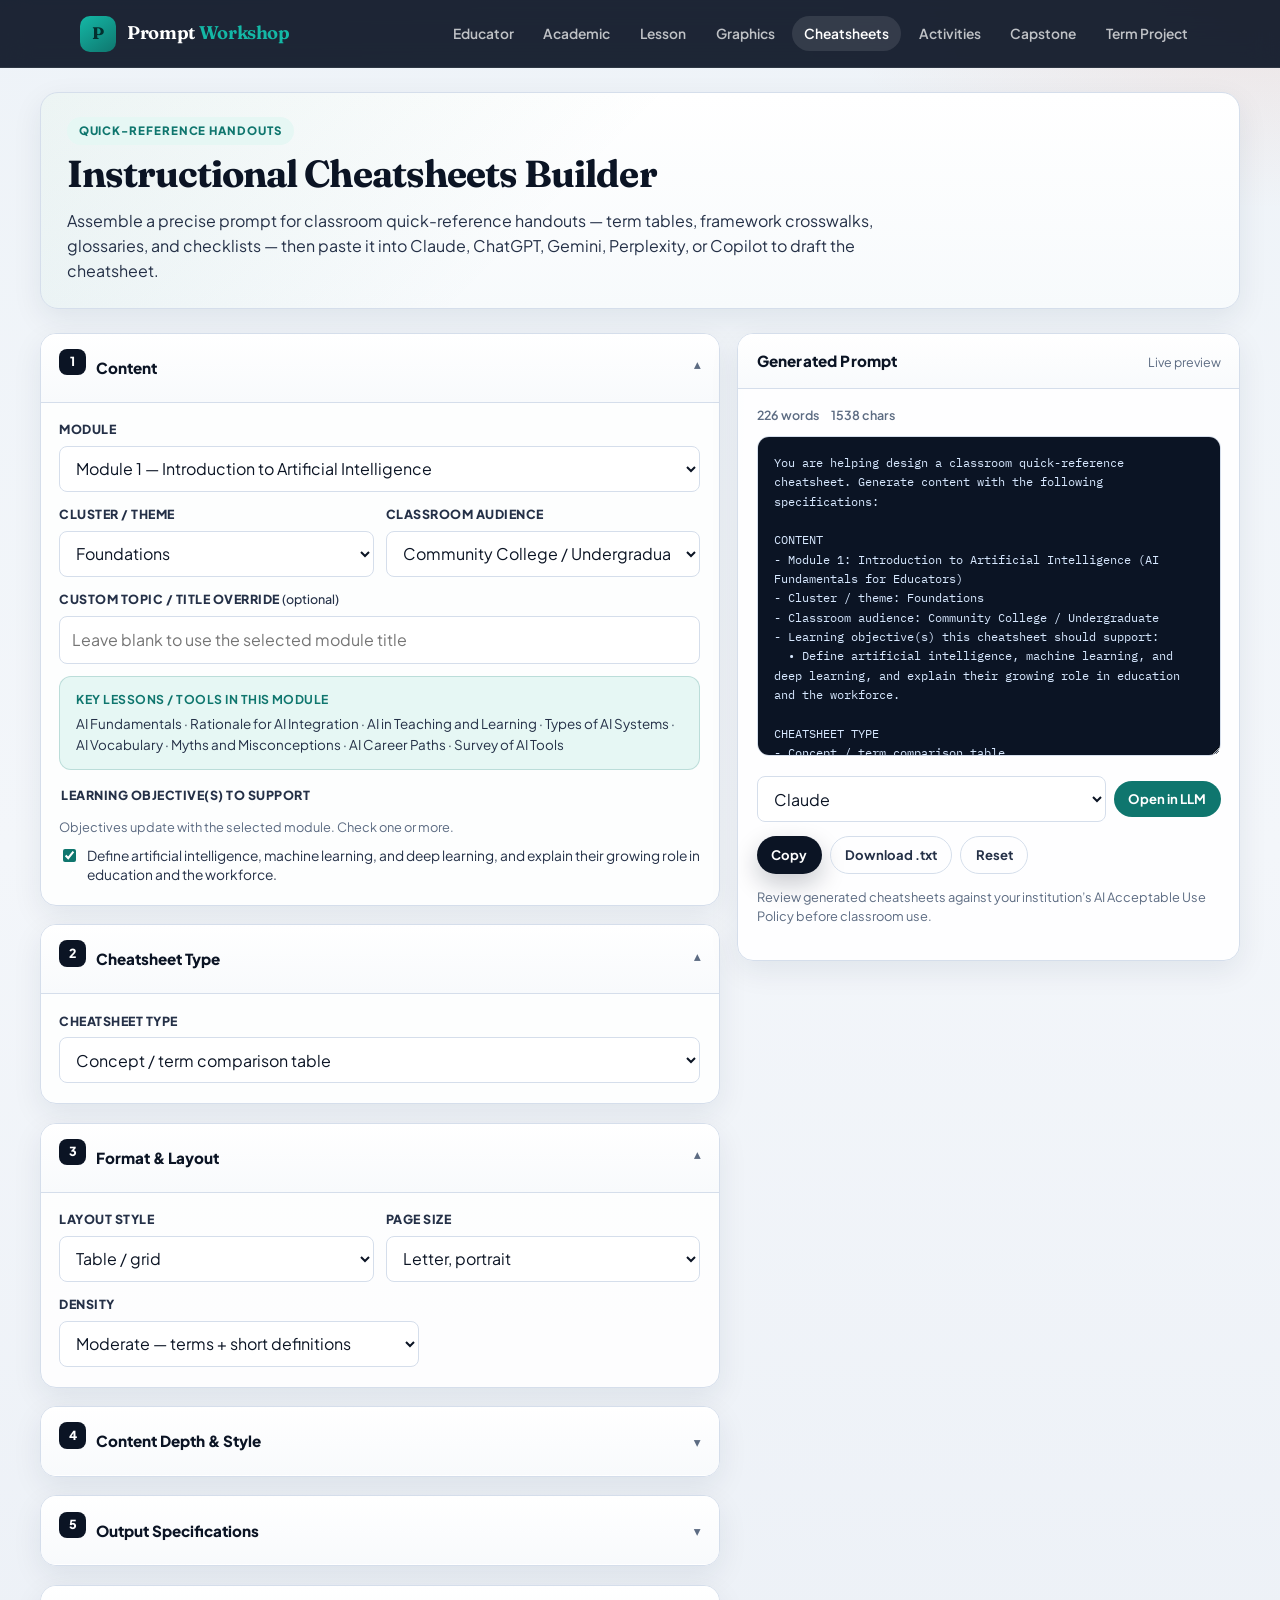
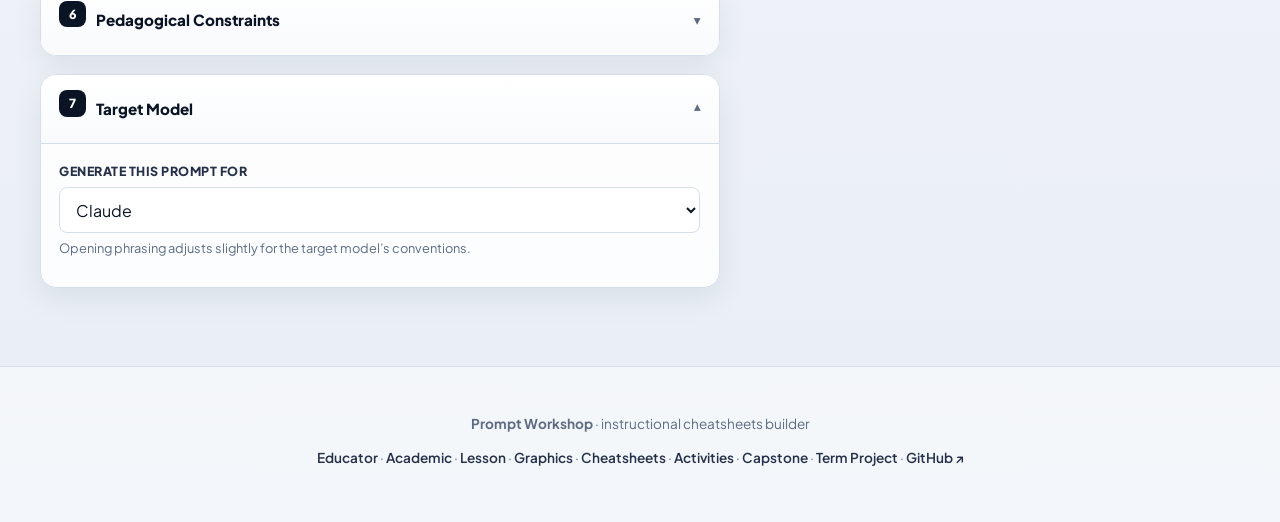
<file: builders/cheatsheets.html>
<!DOCTYPE html>
<html lang="en">
<head>
  <meta charset="UTF-8" />
  <meta name="viewport" content="width=device-width, initial-scale=1.0" />
  <meta name="description" content="Instructional Cheatsheets Prompt Builder — assemble ready-to-paste prompts for term tables, glossaries, framework crosswalks, and quick-reference handouts." />
  <title>Instructional Cheatsheets · Prompt Workshop</title>
  <link rel="preconnect" href="https://fonts.googleapis.com" />
  <link rel="preconnect" href="https://fonts.gstatic.com" crossorigin />
  <link href="https://fonts.googleapis.com/css2?family=Fraunces:opsz,wght@9..144,500;9..144,650;9..144,700&family=IBM+Plex+Mono:wght@400;500&family=Plus+Jakarta+Sans:wght@400;500;600;700;800&display=swap" rel="stylesheet" />
  <link rel="stylesheet" href="../assets/css/site.css" />
  <style>
    .concepts-box {
      margin-top: 0.75rem;
      padding: 0.85rem 1rem;
      border-radius: 12px;
      background: var(--teal-soft);
      border: 1px solid rgba(15, 118, 110, 0.2);
      font-size: 0.84rem;
      color: var(--ink-soft);
      display: none;
    }
    .concepts-box.visible { display: block; }
    .concepts-box strong {
      display: block;
      margin-bottom: 0.3rem;
      color: var(--teal);
      font-size: 0.76rem;
      letter-spacing: 0.04em;
      text-transform: uppercase;
    }
    .check-grid {
      display: grid;
      grid-template-columns: repeat(auto-fill, minmax(220px, 1fr));
      gap: 0.45rem 0.85rem;
    }
    .check-grid.single { grid-template-columns: 1fr; }
    .check-item {
      display: flex;
      align-items: flex-start;
      gap: 0.5rem;
      font-size: 0.86rem;
      color: var(--ink-soft);
      line-height: 1.4;
    }
    .check-item input {
      margin-top: 0.2rem;
      accent-color: var(--teal);
      flex-shrink: 0;
    }
    fieldset { border: none; padding: 0; margin: 0; }
    .details-panel {
      background: rgba(255, 255, 255, 0.88);
      border: 1px solid var(--line);
      border-radius: 16px;
      box-shadow: var(--shadow);
      overflow: hidden;
      margin-bottom: 0.85rem;
    }
    .details-panel > summary {
      display: flex;
      align-items: center;
      gap: 0.65rem;
      padding: 0.95rem 1.15rem;
      cursor: pointer;
      list-style: none;
      font-weight: 800;
      font-size: 0.95rem;
      background: linear-gradient(180deg, #fff, #f8fafc);
      border-bottom: 1px solid transparent;
    }
    .details-panel[open] > summary { border-bottom-color: var(--line); }
    .details-panel > summary::-webkit-details-marker { display: none; }
    .step-num {
      width: 1.65rem;
      height: 1.65rem;
      border-radius: 8px;
      display: inline-grid;
      place-items: center;
      background: var(--ink);
      color: #fff;
      font-size: 0.78rem;
      font-weight: 800;
      flex-shrink: 0;
    }
    .chev {
      margin-left: auto;
      color: var(--muted);
      transition: transform var(--transition);
      font-size: 0.85rem;
    }
    .details-panel[open] .chev { transform: rotate(180deg); }
    .details-body { padding: 1.1rem 1.15rem 1.25rem; }
    .llm-row {
      display: flex;
      flex-wrap: wrap;
      gap: 0.5rem;
      align-items: center;
      margin-bottom: 0.75rem;
    }
    .llm-row select { flex: 1 1 160px; min-width: 0; }
  </style>
</head>
<body>
  <a class="skip-link" href="#main">Skip to content</a>

  <header class="site-header" role="banner">
    <div class="site-header-inner">
      <a class="brand" href="../index.html">
        <span class="brand-mark" aria-hidden="true">P</span>
        <span class="brand-name">Prompt <span>Workshop</span></span>
      </a>
      <nav class="nav-links" aria-label="Primary">
        <a href="educator.html">Educator</a>
        <a href="academic.html">Academic</a>
        <a href="lesson.html">Lesson</a>
        <a href="graphics.html">Graphics</a>
        <a href="cheatsheets.html" aria-current="page">Cheatsheets</a>
        <a href="activities.html">Activities</a>
        <a href="capstone.html">Capstone</a>
        <a href="term-project.html">Term Project</a>
      </nav>
    </div>
  </header>

  <main id="main" class="builder-shell">
    <header class="builder-intro">
      <span class="eyebrow">Quick-reference handouts</span>
      <h1>Instructional Cheatsheets Builder</h1>
      <p>
        Assemble a precise prompt for classroom quick-reference handouts — term tables, framework
        crosswalks, glossaries, and checklists — then paste it into Claude, ChatGPT, Gemini,
        Perplexity, or Copilot to draft the cheatsheet.
      </p>
    </header>

    <div class="builder-layout">
      <div class="stack">

        <details class="details-panel" open>
          <summary><span class="step-num">1</span> Content <span class="chev" aria-hidden="true">▾</span></summary>
          <div class="details-body">
            <div>
              <label class="field-label" for="lesson">Module</label>
              <select id="lesson"></select>
            </div>
            <div class="row" style="margin-top:0.85rem;">
              <div>
                <label class="field-label" for="subjectArea">Cluster / Theme</label>
                <select id="subjectArea">
                  <option>Foundations</option>
                  <option>Prompt Engineering</option>
                  <option>AI Tools &amp; Platforms</option>
                  <option>Publishing &amp; Sharing</option>
                  <option>Instructional Materials</option>
                  <option>Assessment &amp; Rubrics</option>
                  <option>Graphics &amp; Activities</option>
                  <option>Meta-Prompts &amp; Interfaces</option>
                  <option>Ethics &amp; Policy</option>
                </select>
              </div>
              <div>
                <label class="field-label" for="gradeLevel">Classroom Audience</label>
                <select id="gradeLevel">
                  <option>K-12</option>
                  <option selected>Community College / Undergraduate</option>
                  <option>University / Graduate</option>
                  <option>Adult / Workforce Education</option>
                  <option>Professional Development / Faculty Training</option>
                </select>
              </div>
            </div>
            <div style="margin-top:0.85rem;">
              <label class="field-label" for="customTopic">Custom Topic / Title Override <span style="font-weight:500;text-transform:none;letter-spacing:0;">(optional)</span></label>
              <input type="text" id="customTopic" placeholder="Leave blank to use the selected module title" />
            </div>
            <div class="concepts-box" id="conceptsBox">
              <strong>Key lessons / tools in this module</strong>
              <span id="conceptsText"></span>
            </div>
            <fieldset style="margin-top:1rem;">
              <legend class="field-label">Learning objective(s) to support</legend>
              <p class="field-hint">Objectives update with the selected module. Check one or more.</p>
              <div class="check-grid single" id="objectivesGrid"></div>
            </fieldset>
          </div>
        </details>

        <details class="details-panel" open>
          <summary><span class="step-num">2</span> Cheatsheet Type <span class="chev" aria-hidden="true">▾</span></summary>
          <div class="details-body">
            <label class="field-label" for="cheatsheetType">Cheatsheet type</label>
            <select id="cheatsheetType">
              <option>Let the model choose based on content</option>
              <option selected>Concept / term comparison table</option>
              <option>Framework / model crosswalk (e.g., Bloom's Taxonomy, CO-STAR, ADDIE, SAMR)</option>
              <option>Key-term &amp; acronym glossary</option>
              <option>Terminology quick-reference</option>
              <option>Formula / process quick-reference</option>
              <option>Platform / tool quick-reference (e.g., AI platform shortcuts, prompt syntax)</option>
              <option>Step-by-step checklist</option>
              <option>Category / classification reference map</option>
            </select>
          </div>
        </details>

        <details class="details-panel" open>
          <summary><span class="step-num">3</span> Format &amp; Layout <span class="chev" aria-hidden="true">▾</span></summary>
          <div class="details-body">
            <div class="row">
              <div>
                <label class="field-label" for="layoutStyle">Layout style</label>
                <select id="layoutStyle">
                  <option selected>Table / grid</option>
                  <option>Bulleted reference list</option>
                  <option>Two-column comparison</option>
                  <option>Flowchart / decision tree</option>
                </select>
              </div>
              <div>
                <label class="field-label" for="pageSize">Page size</label>
                <select id="pageSize">
                  <option selected>Letter, portrait</option>
                  <option>Letter, landscape</option>
                  <option>Half-page handout</option>
                  <option>Digital-only (no print constraints)</option>
                </select>
              </div>
            </div>
            <div style="margin-top:0.85rem;max-width:360px;">
              <label class="field-label" for="density">Density</label>
              <select id="density">
                <option>Minimal — key terms only</option>
                <option selected>Moderate — terms + short definitions</option>
                <option>Comprehensive — full reference detail</option>
              </select>
            </div>
          </div>
        </details>

        <details class="details-panel">
          <summary><span class="step-num">4</span> Content Depth &amp; Style <span class="chev" aria-hidden="true">▾</span></summary>
          <div class="details-body">
            <div class="row">
              <div>
                <label class="field-label" for="detailLevel">Detail level per entry</label>
                <select id="detailLevel">
                  <option selected>One-line definitions</option>
                  <option>Short paragraph per entry</option>
                  <option>Include a worked example per entry</option>
                </select>
              </div>
              <div>
                <label class="field-label" for="terminologyHandling">Terminology handling</label>
                <select id="terminologyHandling">
                  <option selected>Define every acronym on first use</option>
                  <option>Include a pronunciation / expansion key</option>
                  <option>Assume audience already knows basic terms in the field</option>
                </select>
              </div>
            </div>
            <div style="margin-top:0.85rem;max-width:360px;">
              <label class="field-label" for="sortOrder">Sorting / organization</label>
              <select id="sortOrder">
                <option>Alphabetical</option>
                <option selected>By category / cluster</option>
                <option>By module sequence</option>
                <option>By skill / difficulty level</option>
              </select>
            </div>
          </div>
        </details>

        <details class="details-panel">
          <summary><span class="step-num">5</span> Output Specifications <span class="chev" aria-hidden="true">▾</span></summary>
          <div class="details-body">
            <div>
              <label class="field-label" for="outputFormat">Output format</label>
              <select id="outputFormat">
                <option selected>Markdown table</option>
                <option>Plain text list</option>
                <option>LMS-ready HTML</option>
                <option>CSV / spreadsheet-ready</option>
              </select>
            </div>
            <fieldset style="margin-top:1rem;">
              <legend class="field-label">Options</legend>
              <div class="check-grid">
                <label class="check-item"><input type="checkbox" data-group="cheatOption" value="Include a title/header block" checked />Include a title/header block</label>
                <label class="check-item"><input type="checkbox" data-group="cheatOption" value="Include a &quot;last updated&quot; / version footer" />Include a “last updated” / version footer</label>
                <label class="check-item"><input type="checkbox" data-group="cheatOption" value="Include source/reference citations for each entry" checked />Include source/reference citations for each entry</label>
                <label class="check-item"><input type="checkbox" data-group="cheatOption" value="Leave blank space for handwritten notes" />Leave blank space for handwritten notes</label>
              </div>
            </fieldset>
          </div>
        </details>

        <details class="details-panel">
          <summary><span class="step-num">6</span> Pedagogical Constraints <span class="chev" aria-hidden="true">▾</span></summary>
          <div class="details-body">
            <div class="check-grid single">
              <label class="check-item"><input type="checkbox" data-group="pedConstraint" value="Keep entries accurate and verifiable; do not invent citations, section numbers, or version numbers" checked />Keep entries accurate and verifiable; do not invent citations, section numbers, or version numbers</label>
              <label class="check-item"><input type="checkbox" data-group="pedConstraint" value="Keep examples inclusive and free of stereotypes or bias" checked />Keep examples inclusive and free of stereotypes or bias</label>
              <label class="check-item"><input type="checkbox" data-group="pedConstraint" value="Keep language classroom-appropriate and free of unnecessary jargon" checked />Keep language classroom-appropriate and free of unnecessary jargon</label>
              <label class="check-item"><input type="checkbox" data-group="pedConstraint" value="Ensure content fits within the selected page size if a print format was chosen" checked />Ensure content fits within the selected page size if a print format was chosen</label>
              <label class="check-item"><input type="checkbox" data-group="pedConstraint" value="Match reading level to the selected classroom audience" checked />Match reading level to the selected classroom audience</label>
              <label class="check-item"><input type="checkbox" data-group="pedConstraint" value="Avoid presenting AI-generated definitions as authoritative without instructor review" />Avoid presenting AI-generated definitions as authoritative without instructor review</label>
            </div>
          </div>
        </details>

        <details class="details-panel" open>
          <summary><span class="step-num">7</span> Target Model <span class="chev" aria-hidden="true">▾</span></summary>
          <div class="details-body">
            <label class="field-label" for="targetModel">Generate this prompt for</label>
            <select id="targetModel">
              <option selected>Claude</option>
              <option>ChatGPT</option>
              <option>Gemini</option>
              <option>Perplexity</option>
              <option>MS Copilot</option>
            </select>
            <p class="field-hint">Opening phrasing adjusts slightly for the target model’s conventions.</p>
          </div>
        </details>

      </div>

      <aside class="panel output-panel" aria-labelledby="output-h">
        <div class="panel-head">
          <h2 id="output-h">Generated Prompt</h2>
          <span class="hint">Live preview</span>
        </div>
        <div class="panel-body">
          <div class="stats">
            <span id="wordCount">0 words</span>
            <span id="charCount">0 chars</span>
          </div>
          <textarea id="promptOutput" class="output-box" readonly aria-label="Generated prompt text"></textarea>
          <div class="llm-row" style="margin-top:0.85rem;">
            <select id="llmSelect" aria-label="Open in LLM">
              <option value="https://claude.ai/new" selected>Claude</option>
              <option value="https://chatgpt.com/">ChatGPT</option>
              <option value="https://gemini.google.com/app">Gemini</option>
              <option value="https://www.perplexity.ai/">Perplexity</option>
              <option value="https://copilot.microsoft.com/">MS Copilot</option>
            </select>
            <button type="button" class="btn btn-accent btn-sm" id="openLlmBtn">Open in LLM</button>
          </div>
          <div class="output-actions">
            <button type="button" class="btn btn-primary btn-sm" id="copyBtn">Copy</button>
            <button type="button" class="btn btn-ghost btn-sm" id="downloadBtn">Download .txt</button>
            <button type="button" class="btn btn-ghost btn-sm" id="resetBtn">Reset</button>
            <span class="copy-toast" id="copyFlash" role="status">Copied!</span>
          </div>
          <p class="required-note">
            Review generated cheatsheets against your institution’s AI Acceptable Use Policy before classroom use.
          </p>
        </div>
      </aside>
    </div>
  </main>

  <footer class="site-footer">
    <p><strong>Prompt Workshop</strong> · instructional cheatsheets builder</p>
    <p style="margin-top:0.4rem;">
      <a href="educator.html">Educator</a> ·
      <a href="academic.html">Academic</a> ·
      <a href="lesson.html">Lesson</a> ·
      <a href="graphics.html">Graphics</a> ·
      <a href="cheatsheets.html">Cheatsheets</a> · <a href="activities.html">Activities</a>
      · <a href="capstone.html">Capstone</a>
      · <a href="term-project.html">Term Project</a>
      · <a href="https://github.com/clarkngo/prompt-builder" target="_blank" rel="noopener noreferrer">GitHub ↗</a>
    </p>
  </footer>

  <script>
  (function () {
    'use strict';

    var MODULES = [
      {
        title: 'Introduction to Artificial Intelligence',
        cluster: 'Foundations',
        concepts: [
          'AI Fundamentals', 'Rationale for AI Integration', 'AI in Teaching and Learning',
          'Types of AI Systems', 'AI Vocabulary', 'Myths and Misconceptions',
          'AI Career Paths', 'Survey of AI Tools'
        ],
        objectives: [
          'Define artificial intelligence, machine learning, and deep learning, and explain their growing role in education and the workforce.'
        ]
      },
      {
        title: 'Introduction to Large Language Models',
        cluster: 'Foundations',
        concepts: [
          'How LLMs Work', 'Tokens & Context Windows', 'Comparing AI Models',
          'Platform survey: Perplexity, Gemini, ChatGPT, Claude, MS Copilot, DeepSeek, Grok, Comet'
        ],
        objectives: [
          'Evaluate leading AI tools and large language models (Perplexity, Gemini, ChatGPT, Claude, MS Copilot, DeepSeek, Grok, Comet) for classroom applicability and pedagogical fit.'
        ]
      },
      {
        title: 'Prompts & Prompt Engineering',
        cluster: 'Prompt Engineering',
        concepts: [
          'AI Prompt Engineering', 'Prompt Engineering Basics',
          'Prompt Architect — Academic', 'The CO-STAR Framework'
        ],
        objectives: [
          'Design effective AI prompts using the CO-STAR framework to generate accurate, discipline-specific educational content.'
        ]
      },
      {
        title: 'Other Useful AI Tools',
        cluster: 'AI Tools & Platforms',
        concepts: [
          'Napkin.ai (visual ideas)', 'NotebookLM (AI notes / synthesis)',
          'Mapify (mind maps)', 'Gamma (presentations)',
          'Goblin Tools (task breakdown / accessibility)'
        ],
        objectives: [
          'Evaluate specialized AI tools for classroom applicability and demonstrate practical use in at least two educational contexts.'
        ]
      },
      {
        title: 'Building Repositories Using GitHub & iFrames',
        cluster: 'Publishing & Sharing',
        concepts: ['GitHub Basics', 'GitHub Pages', 'iFrame Embedding'],
        objectives: [
          'Create and publish a GitHub Pages repository containing at least one HTML-based AI instructional tool, accessible via a public URL, with lessons/resources embedded using iFrames.'
        ]
      },
      {
        title: 'Build AI-Powered Instructional Materials',
        cluster: 'Instructional Materials',
        concepts: [
          'Lesson Plan Builder', 'Course Chatbot Builder', 'AI Study Guide Generator',
          'Flashcard Builders', 'Technical Document Generator', 'Case Study Wizard',
          'Discipline examples: schedules, dashboards, HVAC, genetics, microeconomics, number systems, security tools'
        ],
        objectives: [
          'Create AI-generated instructional materials tailored to diverse learner needs, including lesson plans, assessments, study guides, and multimedia resources.'
        ]
      },
      {
        title: 'Generating High-Quality Assessments, Quizzes & Rubrics',
        cluster: 'Assessment & Rubrics',
        concepts: [
          "Bloom's Taxonomy", 'Multiple Choice', 'Scenario-Based Questions',
          'Analytic Rubrics', 'LMS Integration'
        ],
        objectives: [
          "Create AI-generated instructional materials tailored to diverse learner needs, including assessments and analytic rubrics aligned to Bloom's Taxonomy."
        ]
      },
      {
        title: 'Instructional Graphics & Learning Activities',
        cluster: 'Graphics & Activities',
        concepts: [
          'Multimedia & Animations', 'Instructional Graphics',
          'Graphics Gallery (23 AI-generated discipline graphics)'
        ],
        objectives: [
          'Design and deploy AI-powered tools and interactive applications for a specific academic discipline, experiencing how AI generates immersive, classroom-ready learning experiences across fields.'
        ]
      },
      {
        title: 'AI-Powered Meta Prompts & Interfaces',
        cluster: 'Meta-Prompts & Interfaces',
        concepts: [
          'Video Resource Builder', 'AI Use Policy Builder', 'Workforce Prompt Builder',
          'Case Study Wizard', 'Case Study Prompt Builder', 'Chatbot Builder'
        ],
        objectives: [
          'Build custom AI meta-prompt tools and interfaces — policy builders, workforce prompt builders, and case-study/chatbot builders — for discipline-specific use cases.'
        ]
      },
      {
        title: 'Ethics & AI Policies',
        cluster: 'Ethics & Policy',
        concepts: [
          'Integrity in the Age of AI', 'AI Detection', 'AI as Tool vs. Crutch',
          'AI-Resistant Assignments', 'Everything Is a Remix'
        ],
        objectives: [
          'Develop a classroom AI Acceptable Use Policy grounded in ethical principles, bias awareness, academic integrity standards, and data privacy requirements.'
        ]
      }
    ];

    var lessonSel = document.getElementById('lesson');
    var subjectAreaSel = document.getElementById('subjectArea');
    var conceptsBox = document.getElementById('conceptsBox');
    var conceptsText = document.getElementById('conceptsText');
    var objectivesGrid = document.getElementById('objectivesGrid');
    var output = document.getElementById('promptOutput');
    var copyFlash = document.getElementById('copyFlash');

    MODULES.forEach(function (m, i) {
      var opt = document.createElement('option');
      opt.value = String(i);
      opt.textContent = 'Module ' + (i + 1) + ' — ' + m.title;
      lessonSel.appendChild(opt);
    });

    function checkedValues(groupName) {
      return Array.from(document.querySelectorAll('input[data-group="' + groupName + '"]:checked'))
        .map(function (i) { return i.value; });
    }

    function val(id) {
      return document.getElementById(id).value;
    }

    function updateCounts(text) {
      var words = text.trim() ? text.trim().split(/\s+/).length : 0;
      document.getElementById('wordCount').textContent = words + ' words';
      document.getElementById('charCount').textContent = text.length + ' chars';
    }

    function buildPrompt() {
      var lesson = MODULES[Number(lessonSel.value)];
      var topic = val('customTopic').trim() || lesson.title;
      var moduleNum = Number(lessonSel.value) + 1;
      var objectives = checkedValues('objectives');
      var cheatOptions = checkedValues('cheatOption');
      var pedConstraints = checkedValues('pedConstraint');
      var model = val('targetModel').replace('MS Copilot', 'Copilot');

      var modelIntros = {
        Claude: 'You are helping design a classroom quick-reference cheatsheet. Generate content with the following specifications:',
        ChatGPT: 'Generate a classroom quick-reference cheatsheet with the following specifications:',
        Gemini: 'Create an educational quick-reference cheatsheet based on these specifications:',
        Perplexity: 'Produce an instructional quick-reference cheatsheet following these specifications:',
        Copilot: 'Draft a classroom quick-reference cheatsheet in Microsoft Copilot with the following specifications:'
      };

      var lines = [];
      lines.push(modelIntros[model] || modelIntros.Claude);
      lines.push('');
      lines.push('CONTENT');
      lines.push('- Module ' + moduleNum + ': ' + topic + ' (AI Fundamentals for Educators)');
      lines.push('- Cluster / theme: ' + val('subjectArea'));
      lines.push('- Classroom audience: ' + val('gradeLevel'));
      if (objectives.length) {
        lines.push('- Learning objective(s) this cheatsheet should support:');
        objectives.forEach(function (o) { lines.push('  • ' + o); });
      }
      lines.push('');
      lines.push('CHEATSHEET TYPE');
      lines.push('- ' + val('cheatsheetType'));
      lines.push('');
      lines.push('FORMAT & LAYOUT');
      lines.push('- Layout style: ' + val('layoutStyle'));
      lines.push('- Page size: ' + val('pageSize'));
      lines.push('- Density: ' + val('density'));
      lines.push('');
      lines.push('CONTENT DEPTH & STYLE');
      lines.push('- Detail level per entry: ' + val('detailLevel'));
      lines.push('- Terminology handling: ' + val('terminologyHandling'));
      lines.push('- Sorting / organization: ' + val('sortOrder'));
      lines.push('');
      lines.push('OUTPUT SPECIFICATIONS');
      lines.push('- Output format: ' + val('outputFormat'));
      cheatOptions.forEach(function (o) { lines.push('- ' + o); });
      lines.push('');
      if (pedConstraints.length) {
        lines.push('PEDAGOGICAL & SAFEGUARD CONSTRAINTS');
        pedConstraints.forEach(function (c) { lines.push('- ' + c); });
        lines.push('');
      }
      lines.push('This cheatsheet is for faculty development / classroom teaching use in an AI Fundamentals for Educators workshop for community college and university faculty.');

      var text = lines.join('\n');
      output.value = text;
      updateCounts(text);
    }

    function renderLessonDetails() {
      var lesson = MODULES[Number(lessonSel.value)];
      subjectAreaSel.value = lesson.cluster;
      conceptsText.textContent = lesson.concepts.join(' · ');
      conceptsBox.classList.add('visible');
      objectivesGrid.innerHTML = '';
      lesson.objectives.forEach(function (obj, idx) {
        var label = document.createElement('label');
        label.className = 'check-item';
        var input = document.createElement('input');
        input.type = 'checkbox';
        input.dataset.group = 'objectives';
        input.value = obj;
        if (idx === 0) input.checked = true;
        input.addEventListener('change', buildPrompt);
        label.appendChild(input);
        label.appendChild(document.createTextNode(obj));
        objectivesGrid.appendChild(label);
      });
      buildPrompt();
    }

    function flashCopied() {
      copyFlash.classList.add('show');
      setTimeout(function () { copyFlash.classList.remove('show'); }, 1800);
    }

    function copyPrompt() {
      var text = output.value;
      if (navigator.clipboard && navigator.clipboard.writeText) {
        navigator.clipboard.writeText(text).then(flashCopied).catch(function () {
          output.select();
          document.execCommand('copy');
          flashCopied();
        });
      } else {
        output.select();
        document.execCommand('copy');
        flashCopied();
      }
    }

    function downloadPrompt() {
      var blob = new Blob([output.value], { type: 'text/plain' });
      var url = URL.createObjectURL(blob);
      var a = document.createElement('a');
      a.href = url;
      a.download = 'instructional-cheatsheet-prompt.txt';
      document.body.appendChild(a);
      a.click();
      document.body.removeChild(a);
      URL.revokeObjectURL(url);
    }

    function openInLlm() {
      copyPrompt();
      window.open(document.getElementById('llmSelect').value, '_blank', 'noopener,noreferrer');
    }

    function resetForm() {
      document.querySelectorAll('input[type="checkbox"]').forEach(function (c) { c.checked = false; });
      document.getElementById('customTopic').value = '';
      lessonSel.value = '0';
      document.getElementById('cheatsheetType').selectedIndex = 1;
      document.getElementById('layoutStyle').selectedIndex = 0;
      document.getElementById('pageSize').selectedIndex = 0;
      document.getElementById('density').selectedIndex = 1;
      document.getElementById('detailLevel').selectedIndex = 0;
      document.getElementById('terminologyHandling').selectedIndex = 0;
      document.getElementById('sortOrder').selectedIndex = 1;
      document.getElementById('outputFormat').selectedIndex = 0;
      document.getElementById('targetModel').selectedIndex = 0;
      document.getElementById('gradeLevel').selectedIndex = 1;
      document.querySelectorAll('input[data-group="cheatOption"]').forEach(function (c) {
        if (c.value.indexOf('Include a title') === 0 || c.value.indexOf('Include source') === 0) c.checked = true;
      });
      document.querySelectorAll('input[data-group="pedConstraint"]').forEach(function (c, i) {
        if (i < 5) c.checked = true;
      });
      renderLessonDetails();
    }

    lessonSel.addEventListener('change', renderLessonDetails);
    document.querySelectorAll('select, input[type="text"], input[type="checkbox"]').forEach(function (el) {
      el.addEventListener('input', buildPrompt);
      el.addEventListener('change', buildPrompt);
    });
    document.getElementById('copyBtn').addEventListener('click', copyPrompt);
    document.getElementById('downloadBtn').addEventListener('click', downloadPrompt);
    document.getElementById('resetBtn').addEventListener('click', resetForm);
    document.getElementById('openLlmBtn').addEventListener('click', openInLlm);

    lessonSel.value = '0';
    renderLessonDetails();
  })();
  </script>
</body>
</html>
</file>
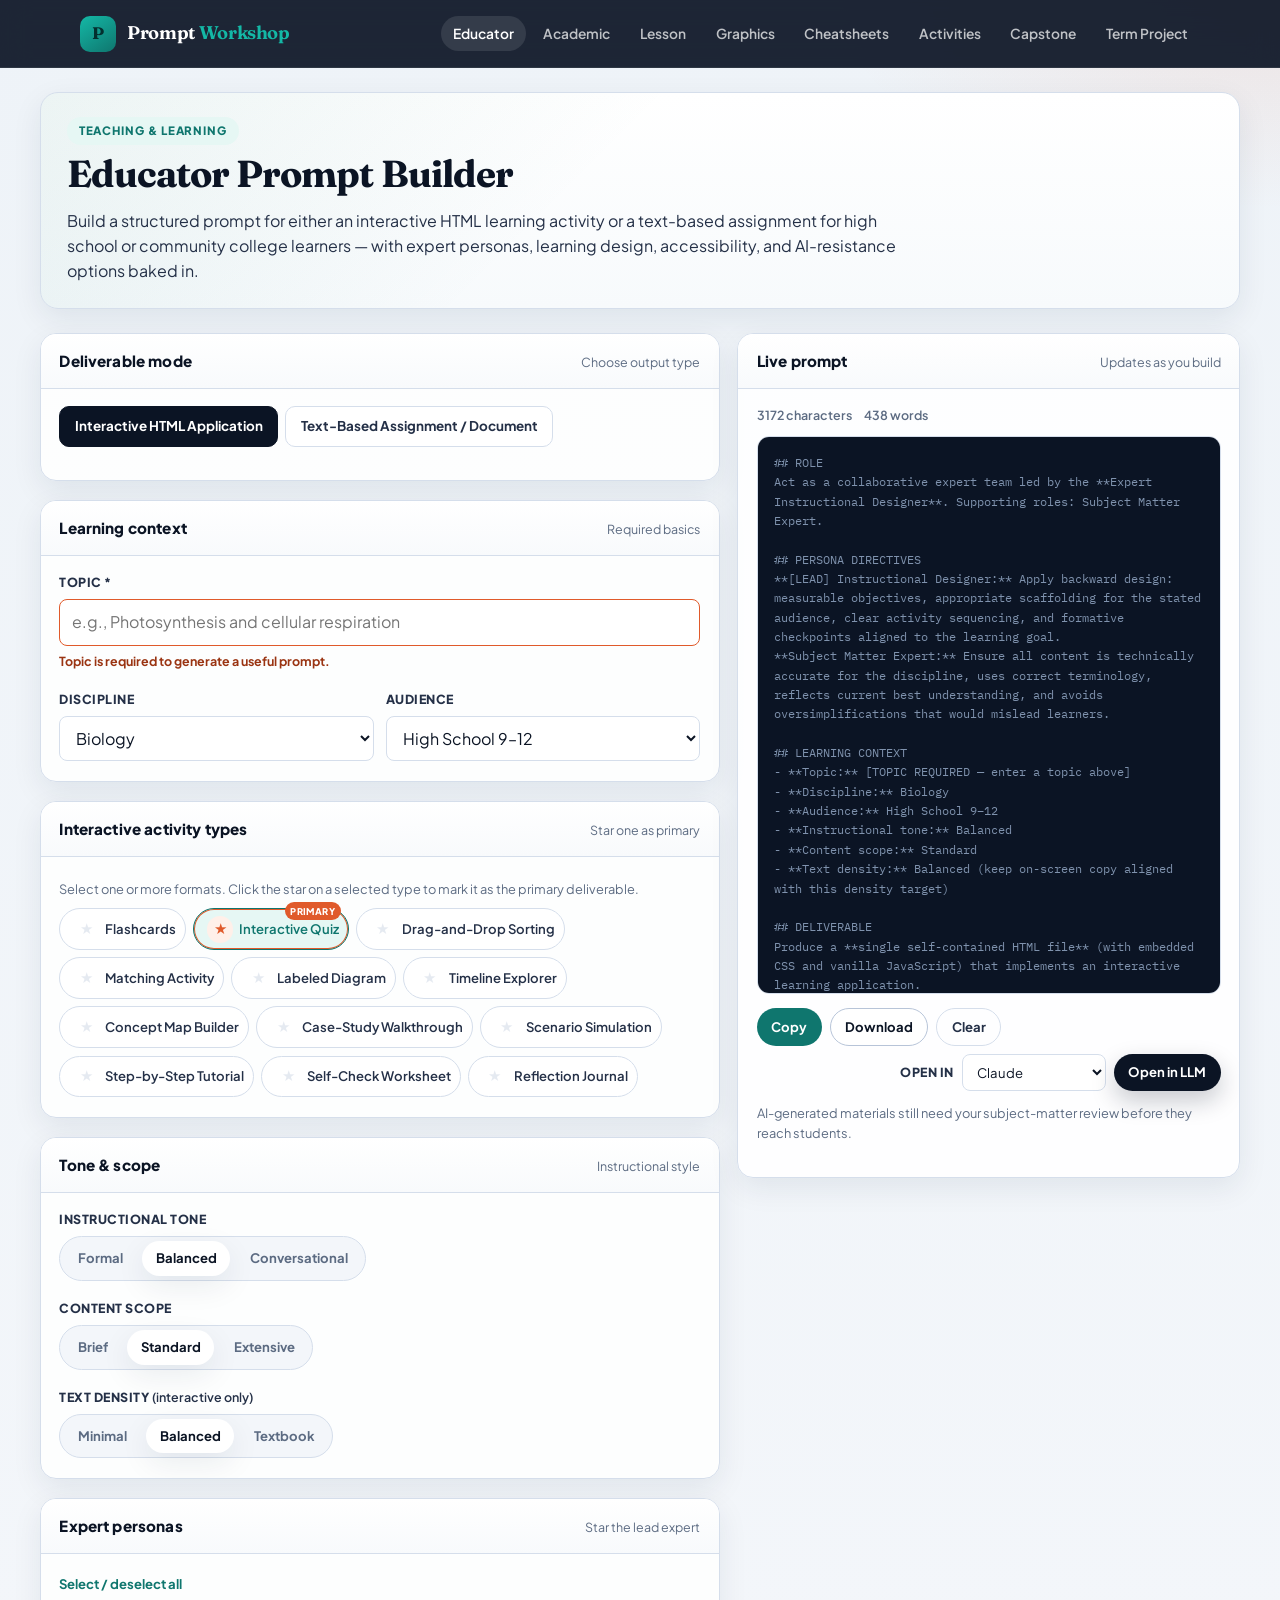
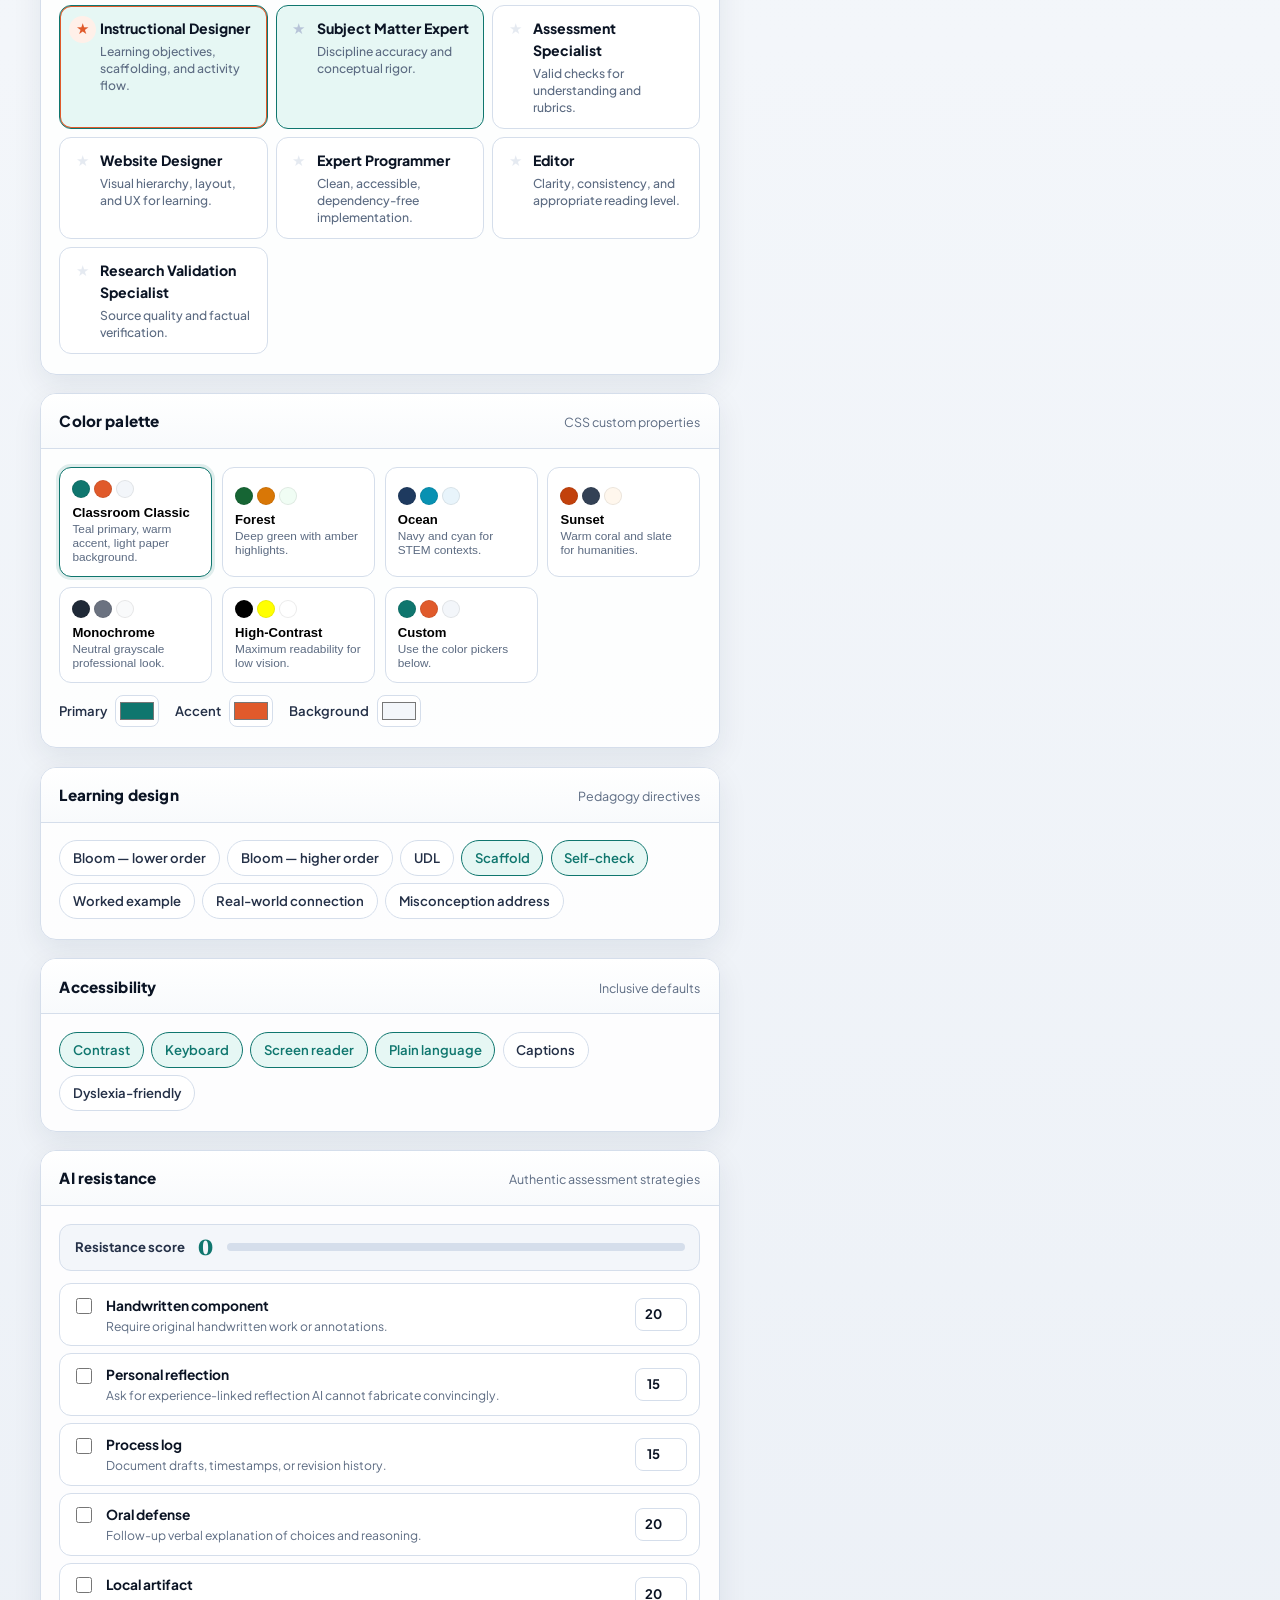
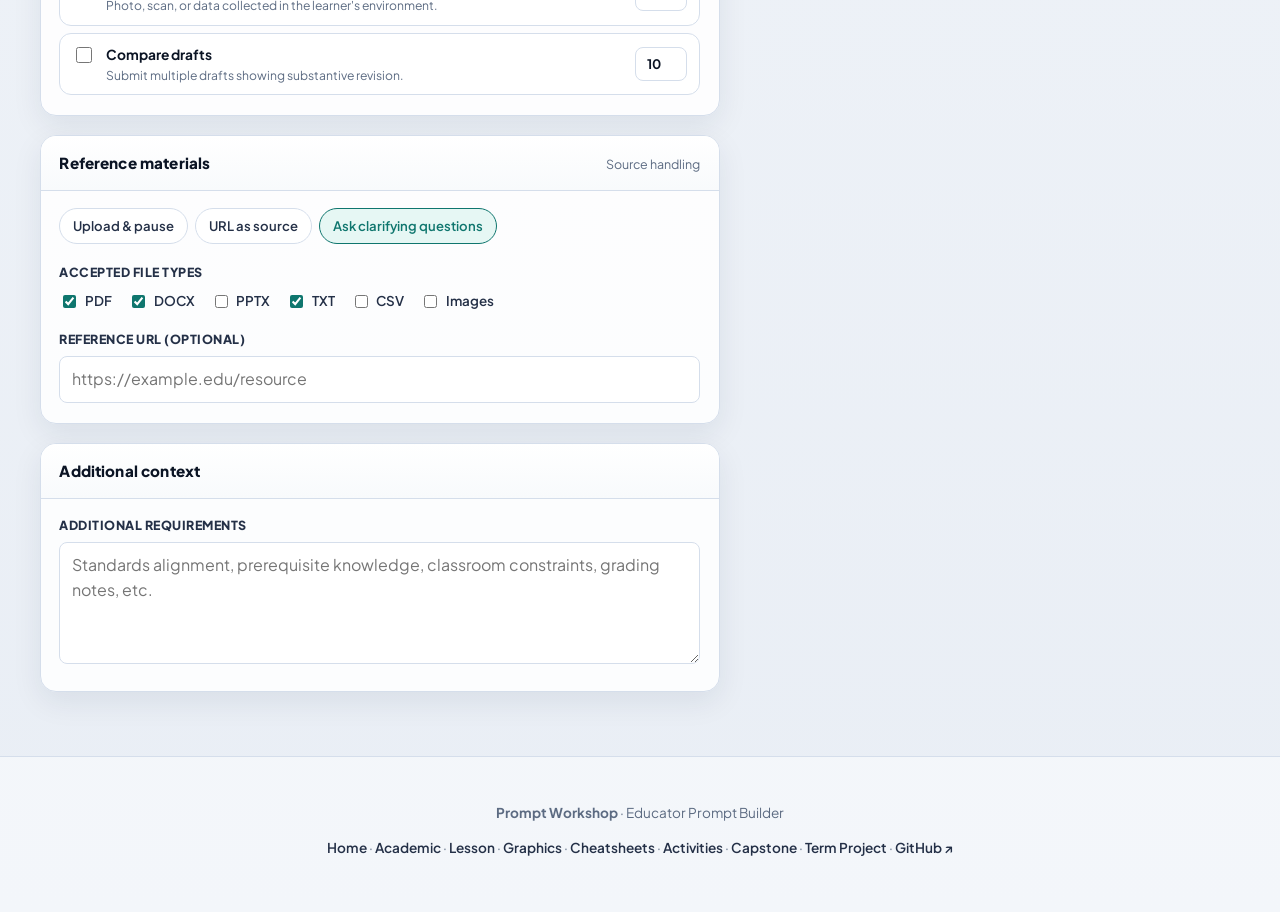
<file: builders/educator.html>
<!DOCTYPE html>
<html lang="en">
<head>
  <meta charset="UTF-8" />
  <meta name="viewport" content="width=device-width, initial-scale=1.0" />
  <meta name="description" content="Educator Prompt Builder — assemble prompts for interactive HTML learning activities or text-based assignments for high school and community college." />
  <title>Educator Prompt Builder · Prompt Workshop</title>
  <link rel="preconnect" href="https://fonts.googleapis.com" />
  <link rel="preconnect" href="https://fonts.gstatic.com" crossorigin />
  <link href="https://fonts.googleapis.com/css2?family=Fraunces:opsz,wght@9..144,500;9..144,650;9..144,700&family=IBM+Plex+Mono:wght@400;500&family=Plus+Jakarta+Sans:wght@400;500;600;700;800&display=swap" rel="stylesheet" />
  <link rel="stylesheet" href="../assets/css/site.css" />
  <style>
    .chip-selectable {
      position: relative;
      display: inline-flex;
      align-items: center;
      gap: 0.35rem;
      padding-right: 0.55rem;
    }
    .chip-selectable .chip-label { flex: 1; }
    .star-btn {
      display: inline-grid;
      place-items: center;
      width: 1.65rem;
      height: 1.65rem;
      border: none;
      border-radius: 999px;
      background: transparent;
      color: var(--line-strong);
      font-size: 0.95rem;
      cursor: pointer;
      flex-shrink: 0;
      transition: color var(--transition), background var(--transition);
    }
    .star-btn:hover { color: var(--coral); background: var(--coral-soft); }
    .star-btn.primary,
    .chip-selectable.active .star-btn.primary {
      color: var(--coral);
      background: var(--coral-soft);
    }
    .star-btn:disabled { opacity: 0.35; cursor: not-allowed; }
    .chip-selectable.active { background: var(--teal-soft); border-color: var(--teal); color: var(--teal); }
    .chip-selectable.primary-chip {
      box-shadow: inset 0 0 0 1px var(--coral);
    }
    .chip-selectable.primary-chip::after {
      content: "Primary";
      position: absolute;
      top: -0.45rem;
      right: 0.45rem;
      font-size: 0.58rem;
      font-weight: 800;
      letter-spacing: 0.04em;
      text-transform: uppercase;
      background: var(--coral);
      color: #fff;
      padding: 0.1rem 0.35rem;
      border-radius: 999px;
    }
    .persona-chip {
      position: relative;
      display: flex;
      flex-direction: column;
      gap: 0.2rem;
      align-items: flex-start;
      text-align: left;
      width: 100%;
      border-radius: 12px;
      padding: 0.75rem 0.85rem 0.75rem 2.5rem;
      border: 1.5px solid var(--line);
      background: #fff;
      cursor: pointer;
      font: inherit;
    }
    .persona-chip .star-btn {
      position: absolute;
      left: 0.55rem;
      top: 0.65rem;
    }
    .persona-chip.active {
      border-color: var(--teal);
      background: var(--teal-soft);
    }
    .persona-chip.primary-chip {
      box-shadow: inset 0 0 0 1px var(--coral);
    }
    .persona-chip .chip-title { font-weight: 750; color: var(--ink); font-size: 0.88rem; }
    .persona-chip .chip-desc { font-size: 0.76rem; color: var(--muted); font-weight: 500; line-height: 1.4; }
    .persona-grid-edu {
      display: grid;
      grid-template-columns: repeat(auto-fit, minmax(180px, 1fr));
      gap: 0.5rem;
    }
    .resistance-grid {
      display: grid;
      gap: 0.45rem;
    }
    .resistance-item {
      display: flex;
      align-items: flex-start;
      gap: 0.65rem;
      padding: 0.65rem 0.75rem;
      border: 1.5px solid var(--line);
      border-radius: 12px;
      background: #fff;
      cursor: pointer;
    }
    .resistance-item.active {
      border-color: var(--teal);
      background: var(--teal-soft);
    }
    .resistance-item input[type="checkbox"] {
      width: 1rem;
      height: 1rem;
      margin-top: 0.2rem;
      accent-color: var(--teal);
      flex-shrink: 0;
    }
    .resistance-meta { flex: 1; min-width: 0; }
    .resistance-meta strong { display: block; font-size: 0.86rem; }
    .resistance-meta span { display: block; font-size: 0.76rem; color: var(--muted); margin-top: 0.1rem; line-height: 1.4; }
    .resistance-item input.weight-input[type="number"] {
      width: 3.25rem;
      min-width: 3.25rem;
      max-width: 3.25rem;
      flex: 0 0 3.25rem;
      padding: 0.35rem 0.25rem;
      text-align: center;
      font-size: 0.82rem;
      font-weight: 700;
      align-self: center;
      box-shadow: none;
    }
    .score-panel {
      display: flex;
      align-items: center;
      gap: 0.85rem;
      padding: 0.75rem 0.9rem;
      border-radius: 12px;
      background: var(--paper);
      border: 1px solid var(--line);
      margin-bottom: 0.75rem;
    }
    .score-panel strong { font-size: 0.82rem; color: var(--ink-soft); }
    .score-value {
      font-family: var(--font-display);
      font-size: 1.35rem;
      font-weight: 700;
      color: var(--teal);
      line-height: 1;
    }
    .score-bar {
      flex: 1;
      height: 8px;
      border-radius: 999px;
      background: var(--line);
      overflow: hidden;
    }
    .score-bar-fill {
      height: 100%;
      border-radius: inherit;
      background: linear-gradient(90deg, var(--teal), var(--teal-bright));
      transition: width var(--transition);
    }
    .custom-color-row {
      display: flex;
      flex-wrap: wrap;
      gap: 1rem;
      margin-top: 0.75rem;
      align-items: center;
    }
    .custom-color-row label {
      display: flex;
      align-items: center;
      gap: 0.5rem;
      font-size: 0.82rem;
      font-weight: 600;
      color: var(--ink-soft);
    }
    .custom-color-row input[type="color"] {
      width: 2.75rem;
      height: 2rem;
      padding: 2px;
      border: 1.5px solid var(--line);
      border-radius: 8px;
      cursor: pointer;
      background: #fff;
    }
    .mode-section { display: none; }
    .mode-section.show { display: block; }
    .file-types {
      display: flex;
      flex-wrap: wrap;
      gap: 0.65rem 1rem;
      margin-top: 0.55rem;
    }
    .file-types label {
      display: inline-flex;
      align-items: center;
      gap: 0.35rem;
      font-size: 0.84rem;
      font-weight: 600;
      color: var(--ink-soft);
      cursor: pointer;
    }
    .file-types input { accent-color: var(--teal); }
    .llm-row {
      display: flex;
      flex-wrap: wrap;
      gap: 0.5rem;
      align-items: center;
      margin-left: auto;
    }
    .llm-row select {
      width: auto;
      min-width: 9rem;
      font-size: 0.82rem;
      padding: 0.5rem 0.65rem;
    }
    .topic-error {
      color: #9a3412;
      font-size: 0.78rem;
      font-weight: 700;
      margin-top: 0.35rem;
      display: none;
    }
    .topic-error.show { display: block; }
    input.invalid { border-color: var(--coral); }
  </style>
</head>
<body>
  <a class="skip-link" href="#main">Skip to content</a>

  <header class="site-header" role="banner">
    <div class="site-header-inner">
      <a class="brand" href="../index.html">
        <span class="brand-mark" aria-hidden="true">P</span>
        <span class="brand-name">Prompt <span>Workshop</span></span>
      </a>
      <nav class="nav-links" aria-label="Primary">
        <a href="educator.html" aria-current="page">Educator</a>
        <a href="academic.html">Academic</a>
        <a href="lesson.html">Lesson</a>
        <a href="graphics.html">Graphics</a>
        <a href="cheatsheets.html">Cheatsheets</a>
        <a href="activities.html">Activities</a>
        <a href="capstone.html">Capstone</a>
        <a href="term-project.html">Term Project</a>
      </nav>
    </div>
  </header>

  <main id="main" class="builder-shell">
    <div class="builder-intro">
      <span class="eyebrow">Teaching &amp; learning</span>
      <h1>Educator Prompt Builder</h1>
      <p>
        Build a structured prompt for either an interactive HTML learning activity or a text-based assignment
        for high school or community college learners — with expert personas, learning design, accessibility,
        and AI-resistance options baked in.
      </p>
    </div>

    <div class="builder-layout">
      <div class="stack" id="formPanels">

        <!-- Mode -->
        <section class="panel" aria-labelledby="mode-heading">
          <div class="panel-head">
            <h2 id="mode-heading">Deliverable mode</h2>
            <span class="hint">Choose output type</span>
          </div>
          <div class="panel-body">
            <div class="mode-row" role="group" aria-label="Deliverable mode">
              <button type="button" class="mode-btn active" id="modeInteractive" data-mode="interactive">Interactive HTML Application</button>
              <button type="button" class="mode-btn" id="modeDocument" data-mode="document">Text-Based Assignment / Document</button>
            </div>
          </div>
        </section>

        <!-- Core fields -->
        <section class="panel" aria-labelledby="core-heading">
          <div class="panel-head">
            <h2 id="core-heading">Learning context</h2>
            <span class="hint">Required basics</span>
          </div>
          <div class="panel-body stack">
            <div>
              <label class="field-label" for="topic">Topic <span aria-hidden="true">*</span></label>
              <input type="text" id="topic" required placeholder="e.g., Photosynthesis and cellular respiration" autocomplete="off" />
              <p class="topic-error" id="topicError" role="alert">Topic is required to generate a useful prompt.</p>
            </div>
            <div class="row">
              <div>
                <label class="field-label" for="discipline">Discipline</label>
                <select id="discipline">
                  <option value="Biology">Biology</option>
                  <option value="Chemistry">Chemistry</option>
                  <option value="Physics">Physics</option>
                  <option value="Math">Math</option>
                  <option value="CS">CS</option>
                  <option value="English">English</option>
                  <option value="History">History</option>
                  <option value="Government">Government</option>
                  <option value="Business">Business</option>
                  <option value="CTE">CTE</option>
                  <option value="Health">Health</option>
                  <option value="Art">Art</option>
                  <option value="Other">Other</option>
                </select>
              </div>
              <div>
                <label class="field-label" for="audience">Audience</label>
                <select id="audience">
                  <option value="High School 9–12">High School 9–12</option>
                  <option value="Community College 100–200">Community College 100–200</option>
                </select>
              </div>
            </div>
          </div>
        </section>

        <!-- Interactive types -->
        <section class="panel mode-section show" id="interactiveSection" aria-labelledby="interactive-heading">
          <div class="panel-head">
            <h2 id="interactive-heading">Interactive activity types</h2>
            <span class="hint">Star one as primary</span>
          </div>
          <div class="panel-body">
            <p class="field-hint">Select one or more formats. Click the star on a selected type to mark it as the primary deliverable.</p>
            <div class="chip-grid" id="interactiveGrid" role="group" aria-label="Interactive activity types"></div>
          </div>
        </section>

        <!-- Document type -->
        <section class="panel mode-section" id="documentSection" aria-labelledby="document-heading">
          <div class="panel-head">
            <h2 id="document-heading">Document type</h2>
            <span class="hint">Assignment format</span>
          </div>
          <div class="panel-body">
            <label class="field-label" for="documentType">What should the AI produce?</label>
            <select id="documentType">
              <option value="Lesson plan">Lesson plan</option>
              <option value="Reading handout">Reading handout</option>
              <option value="Discussion questions">Discussion questions</option>
              <option value="Worksheet">Worksheet</option>
              <option value="Essay prompt">Essay prompt</option>
              <option value="Lab guide">Lab guide</option>
              <option value="Study guide">Study guide</option>
              <option value="Rubric">Rubric</option>
              <option value="Exam/quiz">Exam/quiz</option>
            </select>
          </div>
        </section>

        <!-- Segmented controls -->
        <section class="panel" aria-labelledby="controls-heading">
          <div class="panel-head">
            <h2 id="controls-heading">Tone &amp; scope</h2>
            <span class="hint">Instructional style</span>
          </div>
          <div class="panel-body stack">
            <div>
              <span class="field-label">Instructional tone</span>
              <div class="seg" role="group" aria-label="Instructional tone" id="toneSeg">
                <button type="button" data-value="Formal">Formal</button>
                <button type="button" data-value="Balanced" class="active">Balanced</button>
                <button type="button" data-value="Conversational">Conversational</button>
              </div>
            </div>
            <div>
              <span class="field-label">Content scope</span>
              <div class="seg" role="group" aria-label="Content scope" id="scopeSeg">
                <button type="button" data-value="Brief">Brief</button>
                <button type="button" data-value="Standard" class="active">Standard</button>
                <button type="button" data-value="Extensive">Extensive</button>
              </div>
            </div>
            <div id="densityBlock">
              <span class="field-label">Text density <span class="hint" style="text-transform:none;letter-spacing:0;font-weight:600;">(interactive only)</span></span>
              <div class="seg" role="group" aria-label="Text density" id="densitySeg">
                <button type="button" data-value="Minimal">Minimal</button>
                <button type="button" data-value="Balanced" class="active">Balanced</button>
                <button type="button" data-value="Textbook">Textbook</button>
              </div>
            </div>
          </div>
        </section>

        <!-- Personas -->
        <section class="panel" aria-labelledby="persona-heading">
          <div class="panel-head">
            <h2 id="persona-heading">Expert personas</h2>
            <span class="hint">Star the lead expert</span>
          </div>
          <div class="panel-body">
            <div class="select-all-row">
              <button type="button" class="link-btn" id="toggleAllPersonas">Select / deselect all</button>
            </div>
            <div class="persona-grid-edu" id="personaGrid" role="group" aria-label="Expert personas"></div>
          </div>
        </section>

        <!-- Color palette (interactive) -->
        <section class="panel mode-section show" id="colorSection" aria-labelledby="color-heading">
          <div class="panel-head">
            <h2 id="color-heading">Color palette</h2>
            <span class="hint">CSS custom properties</span>
          </div>
          <div class="panel-body">
            <div class="scheme-grid" id="schemeGrid" role="radiogroup" aria-label="Color scheme presets"></div>
            <div class="custom-color-row" id="customColorRow">
              <label>Primary <input type="color" id="colorPrimary" value="#0f766e" aria-label="Custom primary color" /></label>
              <label>Accent <input type="color" id="colorAccent" value="#e05a2b" aria-label="Custom accent color" /></label>
              <label>Background <input type="color" id="colorBackground" value="#f3f6fa" aria-label="Custom background color" /></label>
            </div>
          </div>
        </section>

        <!-- Learning design -->
        <section class="panel" aria-labelledby="design-heading">
          <div class="panel-head">
            <h2 id="design-heading">Learning design</h2>
            <span class="hint">Pedagogy directives</span>
          </div>
          <div class="panel-body">
            <div class="chip-grid" id="designGrid" role="group" aria-label="Learning design options"></div>
          </div>
        </section>

        <!-- Accessibility -->
        <section class="panel" aria-labelledby="a11y-heading">
          <div class="panel-head">
            <h2 id="a11y-heading">Accessibility</h2>
            <span class="hint">Inclusive defaults</span>
          </div>
          <div class="panel-body">
            <div class="chip-grid" id="a11yGrid" role="group" aria-label="Accessibility requirements"></div>
          </div>
        </section>

        <!-- AI resistance -->
        <section class="panel" aria-labelledby="resistance-heading">
          <div class="panel-head">
            <h2 id="resistance-heading">AI resistance</h2>
            <span class="hint">Authentic assessment strategies</span>
          </div>
          <div class="panel-body">
            <div class="score-panel" aria-live="polite">
              <strong>Resistance score</strong>
              <span class="score-value" id="resistanceScore">0</span>
              <div class="score-bar" aria-hidden="true"><div class="score-bar-fill" id="resistanceBar" style="width:0%"></div></div>
            </div>
            <div class="resistance-grid" id="resistanceGrid" role="group" aria-label="AI resistance strategies"></div>
          </div>
        </section>

        <!-- Reference materials -->
        <section class="panel" aria-labelledby="ref-heading">
          <div class="panel-head">
            <h2 id="ref-heading">Reference materials</h2>
            <span class="hint">Source handling</span>
          </div>
          <div class="panel-body stack">
            <div class="chip-grid" id="refModeGrid" role="group" aria-label="Reference handling mode"></div>
            <div>
              <span class="field-label">Accepted file types</span>
              <div class="file-types" id="fileTypes">
                <label><input type="checkbox" name="fileType" value="PDF" checked /> PDF</label>
                <label><input type="checkbox" name="fileType" value="DOCX" checked /> DOCX</label>
                <label><input type="checkbox" name="fileType" value="PPTX" /> PPTX</label>
                <label><input type="checkbox" name="fileType" value="TXT" checked /> TXT</label>
                <label><input type="checkbox" name="fileType" value="CSV" /> CSV</label>
                <label><input type="checkbox" name="fileType" value="Images" /> Images</label>
              </div>
            </div>
            <div>
              <label class="field-label" for="refUrl">Reference URL (optional)</label>
              <input type="url" id="refUrl" placeholder="https://example.edu/resource" inputmode="url" />
            </div>
          </div>
        </section>

        <!-- Additional -->
        <section class="panel" aria-labelledby="extra-heading">
          <div class="panel-head">
            <h2 id="extra-heading">Additional context</h2>
          </div>
          <div class="panel-body">
            <label class="field-label" for="additional">Additional requirements</label>
            <textarea id="additional" rows="4" placeholder="Standards alignment, prerequisite knowledge, classroom constraints, grading notes, etc."></textarea>
          </div>
        </section>
      </div>

      <!-- Output -->
      <aside class="panel output-panel" aria-labelledby="output-heading">
        <div class="panel-head">
          <h2 id="output-heading">Live prompt</h2>
          <span class="hint">Updates as you build</span>
        </div>
        <div class="panel-body">
          <div class="stats">
            <span id="charCount">0 characters</span>
            <span id="wordCount">0 words</span>
          </div>
          <div class="output-box empty" id="outputBox" role="region" aria-live="polite" aria-label="Generated prompt" tabindex="0">Select options and enter a topic to generate your prompt…</div>
          <div class="output-actions">
            <button type="button" class="btn btn-accent btn-sm" id="copyBtn">Copy</button>
            <button type="button" class="btn btn-secondary btn-sm" id="downloadBtn">Download</button>
            <button type="button" class="btn btn-ghost btn-sm" id="clearBtn">Clear</button>
            <span class="copy-toast" id="copyToast" aria-live="polite">Copied!</span>
            <div class="llm-row">
              <label for="llmSelect" class="field-label" style="margin:0;">Open in</label>
              <select id="llmSelect" aria-label="Choose LLM destination">
                <option value="claude">Claude</option>
                <option value="chatgpt">ChatGPT</option>
                <option value="gemini">Gemini</option>
                <option value="copilot">Copilot</option>
              </select>
              <button type="button" class="btn btn-primary btn-sm" id="openLlmBtn">Open in LLM</button>
            </div>
          </div>
          <p class="required-note">AI-generated materials still need your subject-matter review before they reach students.</p>
        </div>
      </aside>
    </div>
  </main>

  <footer class="site-footer">
    <p><strong>Prompt Workshop</strong> · Educator Prompt Builder</p>
    <p style="margin-top:0.4rem;"><a href="../index.html">Home</a> · <a href="academic.html">Academic</a> · <a href="lesson.html">Lesson</a> · <a href="graphics.html">Graphics</a> · <a href="cheatsheets.html">Cheatsheets</a> · <a href="activities.html">Activities</a> · <a href="capstone.html">Capstone</a> · <a href="term-project.html">Term Project</a> · <a href="https://github.com/clarkngo/prompt-builder" target="_blank" rel="noopener noreferrer">GitHub ↗</a></p>
  </footer>

  <script>
(function () {
  'use strict';

  var STORAGE_KEY = 'promptWorkshop.educator.v1';

  var INTERACTIVE_TYPES = [
    { id: 'flashcards', label: 'Flashcards' },
    { id: 'quiz', label: 'Interactive Quiz' },
    { id: 'dragdrop', label: 'Drag-and-Drop Sorting' },
    { id: 'matching', label: 'Matching Activity' },
    { id: 'diagram', label: 'Labeled Diagram' },
    { id: 'timeline', label: 'Timeline Explorer' },
    { id: 'conceptmap', label: 'Concept Map Builder' },
    { id: 'casestudy', label: 'Case-Study Walkthrough' },
    { id: 'simulation', label: 'Scenario Simulation' },
    { id: 'tutorial', label: 'Step-by-Step Tutorial' },
    { id: 'worksheet', label: 'Self-Check Worksheet' },
    { id: 'journal', label: 'Reflection Journal' }
  ];

  var PERSONAS = [
    {
      id: 'instructional-designer',
      label: 'Instructional Designer',
      desc: 'Learning objectives, scaffolding, and activity flow.',
      role: 'Expert Instructional Designer',
      directive: 'Apply backward design: measurable objectives, appropriate scaffolding for the stated audience, clear activity sequencing, and formative checkpoints aligned to the learning goal.'
    },
    {
      id: 'sme',
      label: 'Subject Matter Expert',
      desc: 'Discipline accuracy and conceptual rigor.',
      role: 'Subject Matter Expert',
      directive: 'Ensure all content is technically accurate for the discipline, uses correct terminology, reflects current best understanding, and avoids oversimplifications that would mislead learners.'
    },
    {
      id: 'assessment',
      label: 'Assessment Specialist',
      desc: 'Valid checks for understanding and rubrics.',
      role: 'Assessment Specialist',
      directive: 'Design assessment items and feedback that validly measure the stated objectives, use plausible distractors where applicable, and include clear success criteria or rubric language.'
    },
    {
      id: 'web-designer',
      label: 'Website Designer',
      desc: 'Visual hierarchy, layout, and UX for learning.',
      role: 'Website Designer',
      directive: 'Prioritize clear visual hierarchy, readable typography, intuitive navigation, and a layout that supports focus and reduces cognitive load on small screens and projectors.'
    },
    {
      id: 'programmer',
      label: 'Expert Programmer',
      desc: 'Clean, accessible, dependency-free implementation.',
      role: 'Expert Programmer',
      directive: 'Implement working interactivity with semantic HTML, modern CSS, and vanilla JavaScript only — no external dependencies, no console errors, and full keyboard operability for every interactive control.'
    },
    {
      id: 'editor',
      label: 'Editor',
      desc: 'Clarity, consistency, and appropriate reading level.',
      role: 'Professional Editor',
      directive: 'Polish prose for clarity and consistency, match the selected instructional tone, keep sentences at an appropriate reading level for the audience, and eliminate ambiguity in instructions.'
    },
    {
      id: 'research',
      label: 'Research Validation Specialist',
      desc: 'Source quality and factual verification.',
      role: 'Research Validation Specialist',
      directive: 'Flag claims that need citations, prefer reputable sources when references are used, distinguish evidence from illustration, and note where the instructor should verify facts before classroom use.'
    }
  ];

  var COLOR_SCHEMES = [
    { id: 'classroom', name: 'Classroom Classic', desc: 'Teal primary, warm accent, light paper background.', primary: '#0f766e', accent: '#e05a2b', background: '#f3f6fa' },
    { id: 'forest', name: 'Forest', desc: 'Deep green with amber highlights.', primary: '#166534', accent: '#d97706', background: '#f0fdf4' },
    { id: 'ocean', name: 'Ocean', desc: 'Navy and cyan for STEM contexts.', primary: '#1e3a5f', accent: '#0891b2', background: '#e8f4fb' },
    { id: 'sunset', name: 'Sunset', desc: 'Warm coral and slate for humanities.', primary: '#c2410c', accent: '#334155', background: '#fff7ed' },
    { id: 'monochrome', name: 'Monochrome', desc: 'Neutral grayscale professional look.', primary: '#1f2937', accent: '#6b7280', background: '#f9fafb' },
    { id: 'high-contrast', name: 'High-Contrast', desc: 'Maximum readability for low vision.', primary: '#000000', accent: '#ffff00', background: '#ffffff' },
    { id: 'custom', name: 'Custom', desc: 'Use the color pickers below.', primary: '#0f766e', accent: '#e05a2b', background: '#f3f6fa' }
  ];

  var LEARNING_DESIGN = [
    { id: 'bloom-low', label: 'Bloom — lower order', directive: 'Emphasize remember, understand, and apply level outcomes with concrete practice.' },
    { id: 'bloom-high', label: 'Bloom — higher order', directive: 'Emphasize analyze, evaluate, and create level tasks requiring justification and synthesis.' },
    { id: 'udl', label: 'UDL', directive: 'Provide multiple means of representation, action/expression, and engagement (Universal Design for Learning).' },
    { id: 'scaffold', label: 'Scaffold', directive: 'Break complex ideas into sequenced steps with models, hints, and gradually reduced support.' },
    { id: 'selfcheck', label: 'Self-check', directive: 'Include immediate feedback or answer-reveal mechanisms so learners can monitor understanding.' },
    { id: 'worked-example', label: 'Worked example', directive: 'Show at least one fully worked example before independent practice.' },
    { id: 'realworld', label: 'Real-world connection', directive: 'Anchor concepts in authentic scenarios, careers, or community contexts relevant to learners.' },
    { id: 'misconception', label: 'Misconception address', directive: 'Explicitly surface and correct common misconceptions for this topic.' }
  ];

  var ACCESSIBILITY = [
    { id: 'contrast', label: 'Contrast', directive: 'Meet WCAG 2.2 AA contrast for text and interactive controls in all states.' },
    { id: 'keyboard', label: 'Keyboard', directive: 'Every interactive element is reachable and operable by keyboard alone with visible focus indicators.' },
    { id: 'screen-reader', label: 'Screen reader', directive: 'Use semantic landmarks, labels, aria-live regions for dynamic feedback, and meaningful alt text.' },
    { id: 'plain-language', label: 'Plain language', directive: 'Prefer clear, direct wording; define jargon on first use; keep instructions unambiguous.' },
    { id: 'captions', label: 'Captions', directive: 'If any audio or video is referenced, require captions/transcripts and describe visual content.' },
    { id: 'dyslexia-friendly', label: 'Dyslexia-friendly', directive: 'Use generous line spacing, limited line length, left-aligned text, and avoid dense all-caps blocks.' }
  ];

  var AI_RESISTANCE = [
    { id: 'handwritten', label: 'Handwritten component', desc: 'Require original handwritten work or annotations.', defaultWeight: 20 },
    { id: 'reflection', label: 'Personal reflection', desc: 'Ask for experience-linked reflection AI cannot fabricate convincingly.', defaultWeight: 15 },
    { id: 'process-log', label: 'Process log', desc: 'Document drafts, timestamps, or revision history.', defaultWeight: 15 },
    { id: 'oral-defense', label: 'Oral defense', desc: 'Follow-up verbal explanation of choices and reasoning.', defaultWeight: 20 },
    { id: 'local-artifact', label: 'Local artifact', desc: 'Photo, scan, or data collected in the learner\'s environment.', defaultWeight: 20 },
    { id: 'compare-drafts', label: 'Compare drafts', desc: 'Submit multiple drafts showing substantive revision.', defaultWeight: 10 }
  ];

  var REF_MODES = [
    { id: 'upload-pause', label: 'Upload & pause', directive: 'If reference files are provided, pause and ask the user to upload them before continuing generation.' },
    { id: 'url-source', label: 'URL as source', directive: 'Treat the supplied reference URL as an authoritative source to summarize, cite, and align content with.' },
    { id: 'ask-clarify', label: 'Ask clarifying questions', directive: 'Before generating, ask up to 3 concise clarifying questions about scope, prerequisites, or constraints.' }
  ];

  var LLM_URLS = {
    claude: 'https://claude.ai/new',
    chatgpt: 'https://chatgpt.com/',
    gemini: 'https://gemini.google.com/app',
    copilot: 'https://copilot.microsoft.com/'
  };

  var state = {
    mode: 'interactive',
    topic: '',
    discipline: 'Biology',
    audience: 'High School 9–12',
    interactiveTypes: ['quiz'],
    primaryInteractive: 'quiz',
    documentType: 'Worksheet',
    tone: 'Balanced',
    scope: 'Standard',
    density: 'Balanced',
    personas: ['instructional-designer', 'sme'],
    leadPersona: 'instructional-designer',
    colorScheme: 'classroom',
    colorPrimary: '#0f766e',
    colorAccent: '#e05a2b',
    colorBackground: '#f3f6fa',
    design: ['scaffold', 'selfcheck'],
    a11y: ['contrast', 'keyboard', 'screen-reader', 'plain-language'],
    resistance: {},
    refModes: ['ask-clarify'],
    fileTypes: ['PDF', 'DOCX', 'TXT'],
    refUrl: '',
    additional: ''
  };

  AI_RESISTANCE.forEach(function (r) {
    state.resistance[r.id] = { active: false, weight: r.defaultWeight };
  });

  var els = {};
  var restoring = false;

  function $(id) { return document.getElementById(id); }

  function initEls() {
    els.topic = $('topic');
    els.discipline = $('discipline');
    els.audience = $('audience');
    els.documentType = $('documentType');
    els.additional = $('additional');
    els.refUrl = $('refUrl');
    els.outputBox = $('outputBox');
    els.charCount = $('charCount');
    els.wordCount = $('wordCount');
    els.resistanceScore = $('resistanceScore');
    els.resistanceBar = $('resistanceBar');
    els.topicError = $('topicError');
    els.colorPrimary = $('colorPrimary');
    els.colorAccent = $('colorAccent');
    els.colorBackground = $('colorBackground');
    els.modeInteractive = $('modeInteractive');
    els.modeDocument = $('modeDocument');
    els.interactiveSection = $('interactiveSection');
    els.documentSection = $('documentSection');
    els.colorSection = $('colorSection');
    els.densityBlock = $('densityBlock');
    els.copyToast = $('copyToast');
    els.llmSelect = $('llmSelect');
  }

  function saveState() {
    if (restoring) return;
    try {
      localStorage.setItem(STORAGE_KEY, JSON.stringify(state));
    } catch (e) { /* ignore */ }
  }

  function loadState() {
    try {
      var raw = localStorage.getItem(STORAGE_KEY);
      if (!raw) return;
      var saved = JSON.parse(raw);
      Object.keys(saved).forEach(function (key) {
        if (key === 'resistance' && saved.resistance) {
          Object.keys(saved.resistance).forEach(function (rid) {
            if (state.resistance[rid]) state.resistance[rid] = saved.resistance[rid];
          });
        } else if (Object.prototype.hasOwnProperty.call(state, key)) {
          state[key] = saved[key];
        }
      });
    } catch (e) { /* ignore */ }
  }

  function segValue(containerId) {
    var active = document.querySelector('#' + containerId + ' button.active');
    return active ? active.getAttribute('data-value') : '';
  }

  function setSeg(containerId, value) {
    document.querySelectorAll('#' + containerId + ' button').forEach(function (btn) {
      btn.classList.toggle('active', btn.getAttribute('data-value') === value);
    });
  }

  function bindSeg(containerId, stateKey) {
    document.querySelectorAll('#' + containerId + ' button').forEach(function (btn) {
      btn.addEventListener('click', function () {
        document.querySelectorAll('#' + containerId + ' button').forEach(function (b) { b.classList.remove('active'); });
        btn.classList.add('active');
        state[stateKey] = btn.getAttribute('data-value');
        saveState();
        renderOutput();
      });
    });
  }

  function renderInteractiveGrid() {
    var grid = $('interactiveGrid');
    grid.innerHTML = '';
    INTERACTIVE_TYPES.forEach(function (item) {
      var btn = document.createElement('button');
      btn.type = 'button';
      btn.className = 'chip chip-selectable' +
        (state.interactiveTypes.indexOf(item.id) >= 0 ? ' active' : '') +
        (state.primaryInteractive === item.id ? ' primary-chip' : '');
      btn.setAttribute('data-id', item.id);
      btn.setAttribute('aria-pressed', state.interactiveTypes.indexOf(item.id) >= 0 ? 'true' : 'false');

      var star = document.createElement('button');
      star.type = 'button';
      star.className = 'star-btn' + (state.primaryInteractive === item.id ? ' primary' : '');
      star.setAttribute('aria-label', 'Set ' + item.label + ' as primary');
      star.textContent = '★';
      star.disabled = state.interactiveTypes.indexOf(item.id) < 0;
      star.addEventListener('click', function (e) {
        e.stopPropagation();
        if (state.interactiveTypes.indexOf(item.id) < 0) return;
        state.primaryInteractive = item.id;
        saveState();
        renderInteractiveGrid();
        renderOutput();
      });

      var label = document.createElement('span');
      label.className = 'chip-label';
      label.textContent = item.label;

      btn.appendChild(star);
      btn.appendChild(label);
      btn.addEventListener('click', function () {
        var idx = state.interactiveTypes.indexOf(item.id);
        if (idx >= 0) {
          state.interactiveTypes.splice(idx, 1);
          if (state.primaryInteractive === item.id) {
            state.primaryInteractive = state.interactiveTypes[0] || '';
          }
        } else {
          state.interactiveTypes.push(item.id);
          if (!state.primaryInteractive) state.primaryInteractive = item.id;
        }
        saveState();
        renderInteractiveGrid();
        renderOutput();
      });
      grid.appendChild(btn);
    });
  }

  function renderPersonaGrid() {
    var grid = $('personaGrid');
    grid.innerHTML = '';
    PERSONAS.forEach(function (p) {
      var btn = document.createElement('button');
      btn.type = 'button';
      btn.className = 'persona-chip' +
        (state.personas.indexOf(p.id) >= 0 ? ' active' : '') +
        (state.leadPersona === p.id ? ' primary-chip' : '');
      btn.setAttribute('aria-pressed', state.personas.indexOf(p.id) >= 0 ? 'true' : 'false');

      var star = document.createElement('button');
      star.type = 'button';
      star.className = 'star-btn' + (state.leadPersona === p.id ? ' primary' : '');
      star.setAttribute('aria-label', 'Set ' + p.label + ' as lead persona');
      star.textContent = '★';
      star.disabled = state.personas.indexOf(p.id) < 0;
      star.addEventListener('click', function (e) {
        e.stopPropagation();
        if (state.personas.indexOf(p.id) < 0) return;
        state.leadPersona = p.id;
        saveState();
        renderPersonaGrid();
        renderOutput();
      });

      var title = document.createElement('span');
      title.className = 'chip-title';
      title.textContent = p.label;
      var desc = document.createElement('span');
      desc.className = 'chip-desc';
      desc.textContent = p.desc;

      btn.appendChild(star);
      btn.appendChild(title);
      btn.appendChild(desc);
      btn.addEventListener('click', function () {
        var idx = state.personas.indexOf(p.id);
        if (idx >= 0) {
          state.personas.splice(idx, 1);
          if (state.leadPersona === p.id) {
            state.leadPersona = state.personas[0] || '';
          }
        } else {
          state.personas.push(p.id);
          if (!state.leadPersona) state.leadPersona = p.id;
        }
        saveState();
        renderPersonaGrid();
        renderOutput();
      });
      grid.appendChild(btn);
    });
  }

  function renderSchemeGrid() {
    var grid = $('schemeGrid');
    grid.innerHTML = '';
    COLOR_SCHEMES.forEach(function (scheme) {
      var card = document.createElement('button');
      card.type = 'button';
      card.className = 'scheme-card' + (state.colorScheme === scheme.id ? ' selected' : '');
      card.setAttribute('role', 'radio');
      card.setAttribute('aria-checked', state.colorScheme === scheme.id ? 'true' : 'false');

      var swatches = document.createElement('div');
      swatches.className = 'scheme-swatches';
      [scheme.primary, scheme.accent, scheme.background].forEach(function (c) {
        var s = document.createElement('span');
        s.style.background = c;
        swatches.appendChild(s);
      });

      var name = document.createElement('div');
      name.className = 'scheme-name';
      name.textContent = scheme.name;
      var desc = document.createElement('div');
      desc.className = 'scheme-desc';
      desc.textContent = scheme.desc;

      card.appendChild(swatches);
      card.appendChild(name);
      card.appendChild(desc);
      card.addEventListener('click', function () {
        state.colorScheme = scheme.id;
        if (scheme.id !== 'custom') {
          state.colorPrimary = scheme.primary;
          state.colorAccent = scheme.accent;
          state.colorBackground = scheme.background;
          els.colorPrimary.value = scheme.primary;
          els.colorAccent.value = scheme.accent;
          els.colorBackground.value = scheme.background;
        }
        saveState();
        renderSchemeGrid();
        renderOutput();
      });
      grid.appendChild(card);
    });
  }

  function renderToggleChips(containerId, items, stateKey) {
    var grid = $(containerId);
    grid.innerHTML = '';
    items.forEach(function (item) {
      var btn = document.createElement('button');
      btn.type = 'button';
      btn.className = 'chip' + (state[stateKey].indexOf(item.id) >= 0 ? ' active' : '');
      btn.setAttribute('aria-pressed', state[stateKey].indexOf(item.id) >= 0 ? 'true' : 'false');
      btn.textContent = item.label;
      btn.addEventListener('click', function () {
        var idx = state[stateKey].indexOf(item.id);
        if (idx >= 0) state[stateKey].splice(idx, 1);
        else state[stateKey].push(item.id);
        saveState();
        renderToggleChips(containerId, items, stateKey);
        renderOutput();
      });
      grid.appendChild(btn);
    });
  }

  function renderResistanceGrid() {
    var grid = $('resistanceGrid');
    grid.innerHTML = '';
    AI_RESISTANCE.forEach(function (item) {
      var row = document.createElement('label');
      row.className = 'resistance-item' + (state.resistance[item.id].active ? ' active' : '');

      var cb = document.createElement('input');
      cb.type = 'checkbox';
      cb.checked = state.resistance[item.id].active;
      cb.addEventListener('change', function () {
        state.resistance[item.id].active = cb.checked;
        saveState();
        renderResistanceGrid();
        renderOutput();
      });

      var meta = document.createElement('div');
      meta.className = 'resistance-meta';
      meta.innerHTML = '<strong>' + item.label + '</strong><span>' + item.desc + '</span>';

      var weight = document.createElement('input');
      weight.type = 'number';
      weight.className = 'weight-input';
      weight.min = '0';
      weight.max = '50';
      weight.value = state.resistance[item.id].weight;
      weight.setAttribute('aria-label', 'Weight for ' + item.label);
      weight.addEventListener('click', function (e) { e.stopPropagation(); });
      weight.addEventListener('change', function () {
        var v = parseInt(weight.value, 10);
        state.resistance[item.id].weight = isNaN(v) ? item.defaultWeight : Math.max(0, Math.min(50, v));
        weight.value = state.resistance[item.id].weight;
        saveState();
        updateResistanceScore();
        renderOutput();
      });

      row.appendChild(cb);
      row.appendChild(meta);
      row.appendChild(weight);
      grid.appendChild(row);
    });
    updateResistanceScore();
  }

  function updateResistanceScore() {
    var total = 0;
    AI_RESISTANCE.forEach(function (item) {
      if (state.resistance[item.id].active) total += state.resistance[item.id].weight;
    });
    var capped = Math.min(100, total);
    els.resistanceScore.textContent = String(capped);
    els.resistanceBar.style.width = capped + '%';
  }

  function setMode(mode) {
    state.mode = mode;
    els.modeInteractive.classList.toggle('active', mode === 'interactive');
    els.modeDocument.classList.toggle('active', mode === 'document');
    els.interactiveSection.classList.toggle('show', mode === 'interactive');
    els.documentSection.classList.toggle('show', mode === 'document');
    els.colorSection.classList.toggle('show', mode === 'interactive');
    els.densityBlock.style.display = mode === 'interactive' ? '' : 'none';
    saveState();
    renderOutput();
  }

  function getColors() {
    return {
      primary: els.colorPrimary.value,
      accent: els.colorAccent.value,
      background: els.colorBackground.value
    };
  }

  function labelById(list, id) {
    var found = list.filter(function (x) { return x.id === id; })[0];
    return found ? found.label : id;
  }

  function buildPrompt() {
    var topic = state.topic.trim();
    var lines = [];

    var selectedPersonas = PERSONAS.filter(function (p) { return state.personas.indexOf(p.id) >= 0; });
    var lead = PERSONAS.filter(function (p) { return p.id === state.leadPersona; })[0];

    lines.push('## ROLE');
    if (selectedPersonas.length) {
      var roleParts = selectedPersonas.map(function (p) { return p.role; });
      if (lead) {
        lines.push('Act as a collaborative expert team led by the **' + lead.role + '**. Supporting roles: ' +
          roleParts.filter(function (r) { return r !== lead.role; }).join(', ') + '.');
      } else {
        lines.push('Act as a collaborative expert team combining: ' + roleParts.join(', ') + '.');
      }
    } else {
      lines.push('Act as an experienced educator and instructional designer creating materials for ' + state.audience + ' learners.');
    }
    lines.push('');

    lines.push('## PERSONA DIRECTIVES');
    if (selectedPersonas.length) {
      selectedPersonas.forEach(function (p) {
        var prefix = (lead && p.id === lead.id) ? '**[LEAD] ' + p.label + ':** ' : '**' + p.label + ':** ';
        lines.push(prefix + p.directive);
      });
    } else {
      lines.push('Apply sound pedagogy, discipline accuracy, accessible design, and clear assessment alignment.');
    }
    lines.push('');

    lines.push('## LEARNING CONTEXT');
    lines.push('- **Topic:** ' + (topic || '[TOPIC REQUIRED — enter a topic above]'));
    lines.push('- **Discipline:** ' + state.discipline);
    lines.push('- **Audience:** ' + state.audience);
    lines.push('- **Instructional tone:** ' + state.tone);
    lines.push('- **Content scope:** ' + state.scope);
    if (state.mode === 'interactive') {
      lines.push('- **Text density:** ' + state.density + ' (keep on-screen copy aligned with this density target)');
    }
    lines.push('');

    lines.push('## DELIVERABLE');
    if (state.mode === 'interactive') {
      var types = state.interactiveTypes.map(function (id) {
        var lbl = labelById(INTERACTIVE_TYPES, id);
        return id === state.primaryInteractive ? lbl + ' (PRIMARY)' : lbl;
      });
      lines.push('Produce a **single self-contained HTML file** (with embedded CSS and vanilla JavaScript) that implements an interactive learning application.');
      lines.push('');
      lines.push('**Activity types to include:** ' + (types.length ? types.join('; ') : 'General interactive practice (choose appropriate formats)'));
      if (state.primaryInteractive) {
        lines.push('**Primary focus:** ' + labelById(INTERACTIVE_TYPES, state.primaryInteractive) + ' should be the central interaction; other selected types may support or wrap it.');
      }
      lines.push('');
      var colors = getColors();
      lines.push('**Visual design — use these CSS custom properties on `:root`:**');
      lines.push('```css');
      lines.push(':root {');
      lines.push('  --color-primary: ' + colors.primary + ';');
      lines.push('  --color-accent: ' + colors.accent + ';');
      lines.push('  --color-background: ' + colors.background + ';');
      lines.push('}');
      lines.push('```');
      lines.push('Apply the palette consistently to headers, buttons, cards, and feedback states. Ensure contrast remains WCAG AA compliant even with these colors.');
      lines.push('');
      lines.push('Requirements for the HTML deliverable:');
      lines.push('- Semantic HTML5 landmarks, responsive layout, no external dependencies.');
      lines.push('- All interactivity works offline in a browser with keyboard access.');
      lines.push('- Include a clear title, brief instructions, and a printable or save-friendly view if appropriate.');
    } else {
      lines.push('Produce a **Markdown document** suitable for classroom use: **' + state.documentType + '**.');
      lines.push('');
      lines.push('Structure the document with clear headings, numbered sections where helpful, and teacher-facing notes if the format calls for them (e.g., timing, materials, differentiation).');
      lines.push('Match the selected tone (' + state.tone + ') and scope (' + state.scope + ') — ' +
        (state.scope === 'Brief' ? 'keep it concise and classroom-ready.' :
          state.scope === 'Extensive' ? 'include rich detail, extensions, and differentiation options.' :
            'provide a balanced level of detail for immediate use.'));
    }
    lines.push('');

    var designSelected = LEARNING_DESIGN.filter(function (d) { return state.design.indexOf(d.id) >= 0; });
    lines.push('## LEARNING DESIGN');
    if (designSelected.length) {
      designSelected.forEach(function (d) { lines.push('- **' + d.label + ':** ' + d.directive); });
    } else {
      lines.push('- Apply standard good-practice pedagogy for the audience and discipline.');
    }
    lines.push('');

    var a11ySelected = ACCESSIBILITY.filter(function (a) { return state.a11y.indexOf(a.id) >= 0; });
    lines.push('## ACCESSIBILITY');
    if (a11ySelected.length) {
      a11ySelected.forEach(function (a) { lines.push('- **' + a.label + ':** ' + a.directive); });
    } else {
      lines.push('- Meet baseline WCAG 2.2 AA expectations for the deliverable format.');
    }
    lines.push('');

    lines.push('## AI-RESISTANCE');
    var activeResistance = AI_RESISTANCE.filter(function (r) { return state.resistance[r.id].active; });
    var score = Math.min(100, activeResistance.reduce(function (sum, r) { return sum + state.resistance[r.id].weight; }, 0));
    lines.push('**Composite resistance score:** ' + score + '/100 (higher = more reliance on authentic student evidence)');
    if (activeResistance.length) {
      activeResistance.forEach(function (r) {
        lines.push('- **' + r.label + '** (weight ' + state.resistance[r.id].weight + '): ' + r.desc);
      });
      lines.push('Weave these strategies into instructions, submission requirements, and/or rubric criteria so completion requires original student work.');
    } else {
      lines.push('- No specific AI-resistance strategies selected. Add instructor verification steps as appropriate.');
    }
    lines.push('');

    lines.push('## REFERENCE MATERIALS');
    var refSelected = REF_MODES.filter(function (r) { return state.refModes.indexOf(r.id) >= 0; });
    refSelected.forEach(function (r) { lines.push('- ' + r.directive); });
    if (state.fileTypes.length) {
      lines.push('- **Accepted upload types if files are provided:** ' + state.fileTypes.join(', '));
    }
    if (state.refUrl.trim()) {
      lines.push('- **Reference URL:** ' + state.refUrl.trim());
    }
    if (!refSelected.length && !state.refUrl.trim()) {
      lines.push('- No external references specified. Use general discipline knowledge unless the instructor adds sources later.');
    }
    lines.push('');

    lines.push('## ADDITIONAL CONTEXT');
    if (state.additional.trim()) {
      lines.push(state.additional.trim());
    } else {
      lines.push('None specified.');
    }
    lines.push('');

    lines.push('## OUTPUT FORMAT');
    if (state.mode === 'interactive') {
      lines.push('Return the complete HTML source in a single fenced code block. Do not split CSS or JS into separate files. After the code block, include a 3–5 bullet summary of how to use the activity in class and one suggested extension.');
    } else {
      lines.push('Return the complete Markdown document in a single fenced code block. After the code block, list any materials the instructor must prepare and one optional extension activity.');
    }

    return lines.join('\n');
  }

  function renderOutput() {
    var text = buildPrompt();
    var hasTopic = state.topic.trim().length > 0;
    els.outputBox.textContent = text;
    els.outputBox.classList.toggle('empty', !hasTopic);
    els.topic.classList.toggle('invalid', !hasTopic);
    els.topicError.classList.toggle('show', !hasTopic);
    els.charCount.textContent = text.length + ' characters';
    els.wordCount.textContent = text.split(/\s+/).filter(Boolean).length + ' words';
  }

  function syncFormFromState() {
    restoring = true;
    els.topic.value = state.topic;
    els.discipline.value = state.discipline;
    els.audience.value = state.audience;
    els.documentType.value = state.documentType;
    els.additional.value = state.additional;
    els.refUrl.value = state.refUrl;
    els.colorPrimary.value = state.colorPrimary;
    els.colorAccent.value = state.colorAccent;
    els.colorBackground.value = state.colorBackground;
    setSeg('toneSeg', state.tone);
    setSeg('scopeSeg', state.scope);
    setSeg('densitySeg', state.density);
    setMode(state.mode);
    document.querySelectorAll('#fileTypes input').forEach(function (cb) {
      cb.checked = state.fileTypes.indexOf(cb.value) >= 0;
    });
    renderInteractiveGrid();
    renderPersonaGrid();
    renderSchemeGrid();
    renderToggleChips('designGrid', LEARNING_DESIGN, 'design');
    renderToggleChips('a11yGrid', ACCESSIBILITY, 'a11y');
    renderToggleChips('refModeGrid', REF_MODES, 'refModes');
    renderResistanceGrid();
    restoring = false;
    renderOutput();
  }

  function bindEvents() {
    els.modeInteractive.addEventListener('click', function () { setMode('interactive'); });
    els.modeDocument.addEventListener('click', function () { setMode('document'); });

    bindSeg('toneSeg', 'tone');
    bindSeg('scopeSeg', 'scope');
    bindSeg('densitySeg', 'density');

    ['topic', 'discipline', 'audience', 'documentType', 'additional', 'refUrl'].forEach(function (key) {
      els[key].addEventListener('input', function () {
        state[key === 'refUrl' ? 'refUrl' : key] = els[key].value;
        saveState();
        renderOutput();
      });
      els[key].addEventListener('change', function () {
        state[key === 'refUrl' ? 'refUrl' : key] = els[key].value;
        saveState();
        renderOutput();
      });
    });

    ['colorPrimary', 'colorAccent', 'colorBackground'].forEach(function (id) {
      els[id].addEventListener('input', function () {
        state.colorScheme = 'custom';
        state.colorPrimary = els.colorPrimary.value;
        state.colorAccent = els.colorAccent.value;
        state.colorBackground = els.colorBackground.value;
        saveState();
        renderSchemeGrid();
        renderOutput();
      });
    });

    document.querySelectorAll('#fileTypes input').forEach(function (cb) {
      cb.addEventListener('change', function () {
        state.fileTypes = Array.prototype.slice.call(document.querySelectorAll('#fileTypes input:checked')).map(function (x) { return x.value; });
        saveState();
        renderOutput();
      });
    });

    $('toggleAllPersonas').addEventListener('click', function () {
      if (state.personas.length === PERSONAS.length) {
        state.personas = [];
        state.leadPersona = '';
      } else {
        state.personas = PERSONAS.map(function (p) { return p.id; });
        if (!state.leadPersona) state.leadPersona = state.personas[0];
      }
      saveState();
      renderPersonaGrid();
      renderOutput();
    });

    $('copyBtn').addEventListener('click', function () {
      var text = buildPrompt();
      if (navigator.clipboard && navigator.clipboard.writeText) {
        navigator.clipboard.writeText(text).then(showCopyToast).catch(fallbackCopy);
      } else {
        fallbackCopy();
      }
    });

    function fallbackCopy() {
      var ta = document.createElement('textarea');
      ta.value = buildPrompt();
      ta.setAttribute('readonly', '');
      ta.style.position = 'fixed';
      ta.style.left = '-9999px';
      document.body.appendChild(ta);
      ta.select();
      try { document.execCommand('copy'); showCopyToast(); } catch (e) { /* ignore */ }
      document.body.removeChild(ta);
    }

    function showCopyToast() {
      els.copyToast.classList.add('show');
      setTimeout(function () { els.copyToast.classList.remove('show'); }, 1800);
    }

    $('downloadBtn').addEventListener('click', function () {
      var text = buildPrompt();
      var slug = (state.topic.trim() || 'educator-prompt').toLowerCase().replace(/[^a-z0-9]+/g, '-').replace(/^-|-$/g, '');
      var blob = new Blob([text], { type: 'text/plain;charset=utf-8' });
      var a = document.createElement('a');
      a.href = URL.createObjectURL(blob);
      a.download = slug + '-prompt.txt';
      document.body.appendChild(a);
      a.click();
      setTimeout(function () {
        URL.revokeObjectURL(a.href);
        document.body.removeChild(a);
      }, 100);
    });

    $('clearBtn').addEventListener('click', function () {
      if (!confirm('Clear all builder settings and reset to defaults?')) return;
      try { localStorage.removeItem(STORAGE_KEY); } catch (e) { /* ignore */ }
      state = {
        mode: 'interactive',
        topic: '',
        discipline: 'Biology',
        audience: 'High School 9–12',
        interactiveTypes: ['quiz'],
        primaryInteractive: 'quiz',
        documentType: 'Worksheet',
        tone: 'Balanced',
        scope: 'Standard',
        density: 'Balanced',
        personas: ['instructional-designer', 'sme'],
        leadPersona: 'instructional-designer',
        colorScheme: 'classroom',
        colorPrimary: '#0f766e',
        colorAccent: '#e05a2b',
        colorBackground: '#f3f6fa',
        design: ['scaffold', 'selfcheck'],
        a11y: ['contrast', 'keyboard', 'screen-reader', 'plain-language'],
        resistance: {},
        refModes: ['ask-clarify'],
        fileTypes: ['PDF', 'DOCX', 'TXT'],
        refUrl: '',
        additional: ''
      };
      AI_RESISTANCE.forEach(function (r) {
        state.resistance[r.id] = { active: false, weight: r.defaultWeight };
      });
      syncFormFromState();
    });

    $('openLlmBtn').addEventListener('click', function () {
      var text = buildPrompt();
      if (navigator.clipboard && navigator.clipboard.writeText) {
        navigator.clipboard.writeText(text).catch(function () {});
      }
      var url = LLM_URLS[els.llmSelect.value] || LLM_URLS.claude;
      window.open(url, '_blank', 'noopener,noreferrer');
      showCopyToast();
    });
  }

  initEls();
  loadState();
  bindEvents();
  syncFormFromState();
})();
  </script>
</body>
</html>
</file>
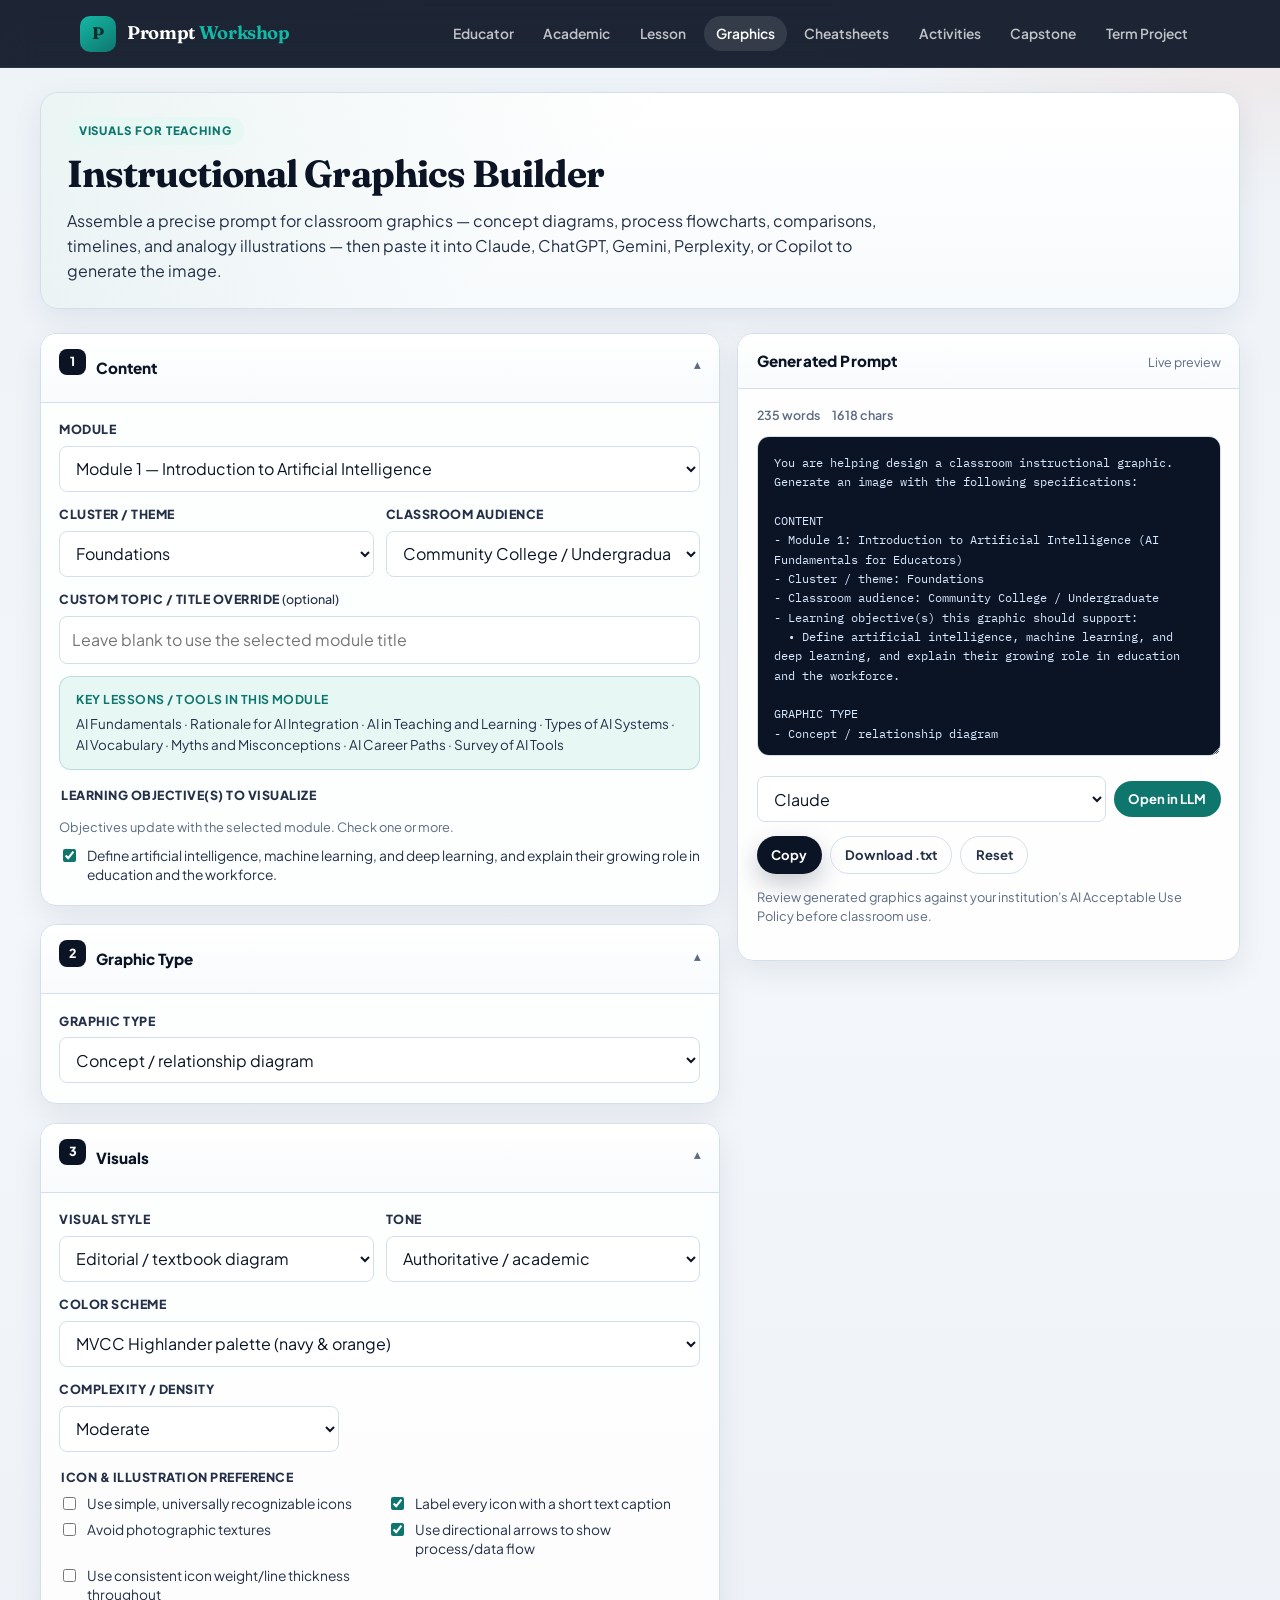
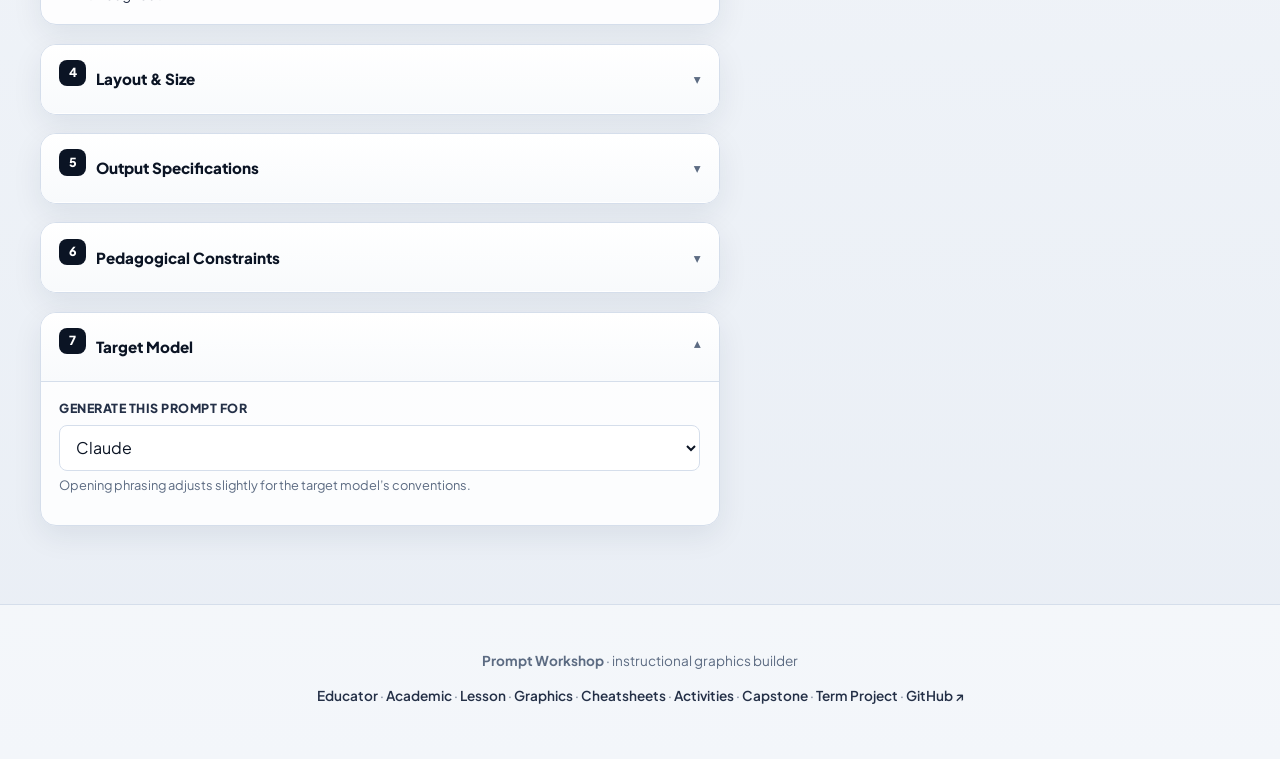
<file: builders/graphics.html>
<!DOCTYPE html>
<html lang="en">
<head>
  <meta charset="UTF-8" />
  <meta name="viewport" content="width=device-width, initial-scale=1.0" />
  <meta name="description" content="Instructional Graphics Prompt Builder — assemble ready-to-paste prompts for classroom diagrams, flowcharts, comparisons, and analogy illustrations." />
  <title>Instructional Graphics · Prompt Workshop</title>
  <link rel="preconnect" href="https://fonts.googleapis.com" />
  <link rel="preconnect" href="https://fonts.gstatic.com" crossorigin />
  <link href="https://fonts.googleapis.com/css2?family=Fraunces:opsz,wght@9..144,500;9..144,650;9..144,700&family=IBM+Plex+Mono:wght@400;500&family=Plus+Jakarta+Sans:wght@400;500;600;700;800&display=swap" rel="stylesheet" />
  <link rel="stylesheet" href="../assets/css/site.css" />
  <style>
    .concepts-box {
      margin-top: 0.75rem;
      padding: 0.85rem 1rem;
      border-radius: 12px;
      background: var(--teal-soft);
      border: 1px solid rgba(15, 118, 110, 0.2);
      font-size: 0.84rem;
      color: var(--ink-soft);
      display: none;
    }
    .concepts-box.visible { display: block; }
    .concepts-box strong {
      display: block;
      margin-bottom: 0.3rem;
      color: var(--teal);
      font-size: 0.76rem;
      letter-spacing: 0.04em;
      text-transform: uppercase;
    }
    .check-grid {
      display: grid;
      grid-template-columns: repeat(auto-fill, minmax(220px, 1fr));
      gap: 0.45rem 0.85rem;
    }
    .check-grid.single { grid-template-columns: 1fr; }
    .check-item {
      display: flex;
      align-items: flex-start;
      gap: 0.5rem;
      font-size: 0.86rem;
      color: var(--ink-soft);
      line-height: 1.4;
    }
    .check-item input {
      margin-top: 0.2rem;
      accent-color: var(--teal);
      flex-shrink: 0;
    }
    fieldset {
      border: none;
      padding: 0;
      margin: 0;
    }
    .details-panel {
      background: rgba(255, 255, 255, 0.88);
      border: 1px solid var(--line);
      border-radius: 16px;
      box-shadow: var(--shadow);
      overflow: hidden;
      margin-bottom: 0.85rem;
    }
    .details-panel > summary {
      display: flex;
      align-items: center;
      gap: 0.65rem;
      padding: 0.95rem 1.15rem;
      cursor: pointer;
      list-style: none;
      font-weight: 800;
      font-size: 0.95rem;
      background: linear-gradient(180deg, #fff, #f8fafc);
      border-bottom: 1px solid transparent;
    }
    .details-panel[open] > summary { border-bottom-color: var(--line); }
    .details-panel > summary::-webkit-details-marker { display: none; }
    .step-num {
      width: 1.65rem;
      height: 1.65rem;
      border-radius: 8px;
      display: inline-grid;
      place-items: center;
      background: var(--ink);
      color: #fff;
      font-size: 0.78rem;
      font-weight: 800;
      flex-shrink: 0;
    }
    .chev {
      margin-left: auto;
      color: var(--muted);
      transition: transform var(--transition);
      font-size: 0.85rem;
    }
    .details-panel[open] .chev { transform: rotate(180deg); }
    .details-body { padding: 1.1rem 1.15rem 1.25rem; }
    .llm-row {
      display: flex;
      flex-wrap: wrap;
      gap: 0.5rem;
      align-items: center;
      margin-bottom: 0.75rem;
    }
    .llm-row select { flex: 1 1 160px; min-width: 0; }
  </style>
</head>
<body>
  <a class="skip-link" href="#main">Skip to content</a>

  <header class="site-header" role="banner">
    <div class="site-header-inner">
      <a class="brand" href="../index.html">
        <span class="brand-mark" aria-hidden="true">P</span>
        <span class="brand-name">Prompt <span>Workshop</span></span>
      </a>
      <nav class="nav-links" aria-label="Primary">
        <a href="educator.html">Educator</a>
        <a href="academic.html">Academic</a>
        <a href="lesson.html">Lesson</a>
        <a href="graphics.html" aria-current="page">Graphics</a>
        <a href="cheatsheets.html">Cheatsheets</a>
        <a href="activities.html">Activities</a>
        <a href="capstone.html">Capstone</a>
        <a href="term-project.html">Term Project</a>
      </nav>
    </div>
  </header>

  <main id="main" class="builder-shell">
    <header class="builder-intro">
      <span class="eyebrow">Visuals for teaching</span>
      <h1>Instructional Graphics Builder</h1>
      <p>
        Assemble a precise prompt for classroom graphics — concept diagrams, process flowcharts,
        comparisons, timelines, and analogy illustrations — then paste it into Claude, ChatGPT,
        Gemini, Perplexity, or Copilot to generate the image.
      </p>
    </header>

    <div class="builder-layout">
      <div class="stack">

        <details class="details-panel" open>
          <summary><span class="step-num">1</span> Content <span class="chev" aria-hidden="true">▾</span></summary>
          <div class="details-body">
            <div>
              <label class="field-label" for="lesson">Module</label>
              <select id="lesson"></select>
            </div>
            <div class="row" style="margin-top:0.85rem;">
              <div>
                <label class="field-label" for="subjectArea">Cluster / Theme</label>
                <select id="subjectArea">
                  <option>Foundations</option>
                  <option>Prompt Engineering</option>
                  <option>AI Tools &amp; Platforms</option>
                  <option>Publishing &amp; Sharing</option>
                  <option>Instructional Materials</option>
                  <option>Assessment &amp; Rubrics</option>
                  <option>Graphics &amp; Activities</option>
                  <option>Meta-Prompts &amp; Interfaces</option>
                  <option>Ethics &amp; Policy</option>
                </select>
              </div>
              <div>
                <label class="field-label" for="gradeLevel">Classroom Audience</label>
                <select id="gradeLevel">
                  <option>K-12</option>
                  <option selected>Community College / Undergraduate</option>
                  <option>University / Graduate</option>
                  <option>Adult / Workforce Education</option>
                  <option>Professional Development / Faculty Training</option>
                </select>
              </div>
            </div>
            <div style="margin-top:0.85rem;">
              <label class="field-label" for="customTopic">Custom Topic / Title Override <span style="font-weight:500;text-transform:none;letter-spacing:0;">(optional)</span></label>
              <input type="text" id="customTopic" placeholder="Leave blank to use the selected module title" />
            </div>
            <div class="concepts-box" id="conceptsBox">
              <strong>Key lessons / tools in this module</strong>
              <span id="conceptsText"></span>
            </div>
            <fieldset style="margin-top:1rem;">
              <legend class="field-label">Learning objective(s) to visualize</legend>
              <p class="field-hint">Objectives update with the selected module. Check one or more.</p>
              <div class="check-grid single" id="objectivesGrid"></div>
            </fieldset>
          </div>
        </details>

        <details class="details-panel" open>
          <summary><span class="step-num">2</span> Graphic Type <span class="chev" aria-hidden="true">▾</span></summary>
          <div class="details-body">
            <label class="field-label" for="graphicType">Graphic type</label>
            <select id="graphicType">
              <option>Let the model choose based on content</option>
              <option selected>Concept / relationship diagram</option>
              <option>Process or workflow flowchart</option>
              <option>Discipline-specific diagram (e.g., biological process, financial model, circuit schematic)</option>
              <option>Comparison chart / table graphic</option>
              <option>Timeline / historical progression</option>
              <option>Analogy-based illustration (everyday analogies for abstract concepts)</option>
              <option>Labeled device / component diagram</option>
              <option>Icon set for slides or handouts</option>
              <option>Infographic summary</option>
              <option>Case-study visual summary</option>
            </select>
          </div>
        </details>

        <details class="details-panel" open>
          <summary><span class="step-num">3</span> Visuals <span class="chev" aria-hidden="true">▾</span></summary>
          <div class="details-body">
            <div class="row">
              <div>
                <label class="field-label" for="visualStyle">Visual style</label>
                <select id="visualStyle">
                  <option>Flat vector illustration</option>
                  <option>Minimal line-art / icon-based</option>
                  <option selected>Editorial / textbook diagram</option>
                  <option>Blueprint / schematic style</option>
                  <option>Isometric 3D</option>
                  <option>Hand-drawn / sketch-style</option>
                  <option>Photorealistic render</option>
                </select>
              </div>
              <div>
                <label class="field-label" for="tone">Tone</label>
                <select id="tone">
                  <option>Professional / formal</option>
                  <option>Friendly / approachable</option>
                  <option>Playful / engaging</option>
                  <option selected>Authoritative / academic</option>
                </select>
              </div>
            </div>
            <div style="margin-top:0.85rem;">
              <label class="field-label" for="colorScheme">Color scheme</label>
              <select id="colorScheme">
                <option selected>MVCC Highlander palette (navy &amp; orange)</option>
                <option>Corporate blue &amp; gray</option>
                <option>Monochrome / grayscale</option>
                <option>High-contrast black &amp; white (print-safe)</option>
                <option>Earth tones (muted green, brown, tan)</option>
                <option>Vibrant multicolor</option>
                <option>Institutional brand palette (specify colors when pasting)</option>
                <option>Custom — describe in notes</option>
              </select>
            </div>
            <div style="margin-top:0.85rem;max-width:280px;">
              <label class="field-label" for="density">Complexity / density</label>
              <select id="density">
                <option>Minimal</option>
                <option selected>Moderate</option>
                <option>Rich</option>
              </select>
            </div>
            <fieldset style="margin-top:1rem;">
              <legend class="field-label">Icon &amp; illustration preference</legend>
              <div class="check-grid">
                <label class="check-item"><input type="checkbox" data-group="iconPref" value="Use simple, universally recognizable icons" />Use simple, universally recognizable icons</label>
                <label class="check-item"><input type="checkbox" data-group="iconPref" value="Label every icon with a short text caption" checked />Label every icon with a short text caption</label>
                <label class="check-item"><input type="checkbox" data-group="iconPref" value="Avoid photographic textures" />Avoid photographic textures</label>
                <label class="check-item"><input type="checkbox" data-group="iconPref" value="Use directional arrows to show process/data flow" checked />Use directional arrows to show process/data flow</label>
                <label class="check-item"><input type="checkbox" data-group="iconPref" value="Use consistent icon weight/line thickness throughout" />Use consistent icon weight/line thickness throughout</label>
              </div>
            </fieldset>
          </div>
        </details>

        <details class="details-panel">
          <summary><span class="step-num">4</span> Layout &amp; Size <span class="chev" aria-hidden="true">▾</span></summary>
          <div class="details-body">
            <div class="row">
              <div>
                <label class="field-label" for="sizePreset">Size preset</label>
                <select id="sizePreset">
                  <option>Slide (16:9, 1920×1080)</option>
                  <option selected>Slide (4:3, 1024×768)</option>
                  <option>Letter page (8.5×11 in, portrait)</option>
                  <option>Letter page (8.5×11 in, landscape)</option>
                  <option>Square (1:1) for handouts/social</option>
                  <option>Poster (24×36 in)</option>
                  <option>Web banner (wide)</option>
                  <option>LMS thumbnail (small, square)</option>
                  <option>Print handout (A4)</option>
                  <option>Custom — specify below</option>
                </select>
              </div>
              <div>
                <label class="field-label" for="orientation">Orientation</label>
                <select id="orientation">
                  <option selected>Landscape</option>
                  <option>Portrait</option>
                  <option>Square</option>
                </select>
              </div>
            </div>
            <div class="row" style="margin-top:0.85rem;">
              <div>
                <label class="field-label" for="textAmount">Amount of text</label>
                <select id="textAmount">
                  <option>None — visuals only</option>
                  <option selected>Minimal labels only</option>
                  <option>Moderate — labels + short captions</option>
                  <option>Text-heavy — labels, captions, and a short legend</option>
                </select>
              </div>
              <div>
                <label class="field-label" for="customSize">Custom dimensions <span style="font-weight:500;text-transform:none;letter-spacing:0;">(optional)</span></label>
                <input type="text" id="customSize" placeholder="e.g., 1600×900 px" />
              </div>
            </div>
          </div>
        </details>

        <details class="details-panel">
          <summary><span class="step-num">5</span> Output Specifications <span class="chev" aria-hidden="true">▾</span></summary>
          <div class="details-body">
            <div class="row">
              <div>
                <label class="field-label" for="fileFormat">File format</label>
                <select id="fileFormat">
                  <option>PNG</option>
                  <option>JPG</option>
                  <option>PDF</option>
                  <option>SVG (vector, if supported)</option>
                  <option selected>Model recommendation</option>
                </select>
              </div>
              <div>
                <label class="field-label" for="resolution">Resolution</label>
                <select id="resolution">
                  <option>Screen (72–96 DPI)</option>
                  <option selected>Standard print (150 DPI)</option>
                  <option>High-quality print (300 DPI)</option>
                  <option>Highest available</option>
                </select>
              </div>
            </div>
            <fieldset style="margin-top:1rem;">
              <legend class="field-label">Options</legend>
              <div class="check-grid">
                <label class="check-item"><input type="checkbox" id="transparentBg" />Transparent background</label>
                <label class="check-item"><input type="checkbox" id="safeMargins" checked />Include safe margins for slide/print bleed</label>
              </div>
            </fieldset>
          </div>
        </details>

        <details class="details-panel">
          <summary><span class="step-num">6</span> Pedagogical Constraints <span class="chev" aria-hidden="true">▾</span></summary>
          <div class="details-body">
            <div class="check-grid single">
              <label class="check-item"><input type="checkbox" data-group="pedConstraint" value="Prioritize readability at a distance (classroom projection)" checked />Prioritize readability at a distance (classroom projection)</label>
              <label class="check-item"><input type="checkbox" data-group="pedConstraint" value="Use a color-blind-safe palette" checked />Use a color-blind-safe palette</label>
              <label class="check-item"><input type="checkbox" data-group="pedConstraint" value="Avoid unnecessary jargon in visible labels; define any acronym used" checked />Avoid unnecessary jargon in visible labels; define any acronym used</label>
              <label class="check-item"><input type="checkbox" data-group="pedConstraint" value="Do not depict real, identifiable people, institutions, or logos without permission" checked />Do not depict real, identifiable people, institutions, or logos without permission</label>
              <label class="check-item"><input type="checkbox" data-group="pedConstraint" value="Keep imagery inclusive and free of stereotypes or bias" checked />Keep imagery inclusive and free of stereotypes or bias</label>
              <label class="check-item"><input type="checkbox" data-group="pedConstraint" value="Provide a one-sentence alt-text description alongside the image" />Provide a one-sentence alt-text description alongside the image</label>
            </div>
          </div>
        </details>

        <details class="details-panel" open>
          <summary><span class="step-num">7</span> Target Model <span class="chev" aria-hidden="true">▾</span></summary>
          <div class="details-body">
            <label class="field-label" for="targetModel">Generate this prompt for</label>
            <select id="targetModel">
              <option selected>Claude</option>
              <option>ChatGPT</option>
              <option>Gemini</option>
              <option>Perplexity</option>
              <option>MS Copilot</option>
            </select>
            <p class="field-hint">Opening phrasing adjusts slightly for the target model’s conventions.</p>
          </div>
        </details>

      </div>

      <aside class="panel output-panel" aria-labelledby="output-h">
        <div class="panel-head">
          <h2 id="output-h">Generated Prompt</h2>
          <span class="hint">Live preview</span>
        </div>
        <div class="panel-body">
          <div class="stats">
            <span id="wordCount">0 words</span>
            <span id="charCount">0 chars</span>
          </div>
          <textarea id="promptOutput" class="output-box" readonly aria-label="Generated prompt text"></textarea>
          <div class="llm-row" style="margin-top:0.85rem;">
            <select id="llmSelect" aria-label="Open in LLM">
              <option value="https://claude.ai/new" selected>Claude</option>
              <option value="https://chatgpt.com/">ChatGPT</option>
              <option value="https://gemini.google.com/app">Gemini</option>
              <option value="https://www.perplexity.ai/">Perplexity</option>
              <option value="https://copilot.microsoft.com/">MS Copilot</option>
            </select>
            <button type="button" class="btn btn-accent btn-sm" id="openLlmBtn">Open in LLM</button>
          </div>
          <div class="output-actions">
            <button type="button" class="btn btn-primary btn-sm" id="copyBtn">Copy</button>
            <button type="button" class="btn btn-ghost btn-sm" id="downloadBtn">Download .txt</button>
            <button type="button" class="btn btn-ghost btn-sm" id="resetBtn">Reset</button>
            <span class="copy-toast" id="copyFlash" role="status">Copied!</span>
          </div>
          <p class="required-note">
            Review generated graphics against your institution’s AI Acceptable Use Policy before classroom use.
          </p>
        </div>
      </aside>
    </div>
  </main>

  <footer class="site-footer">
    <p><strong>Prompt Workshop</strong> · instructional graphics builder</p>
    <p style="margin-top:0.4rem;">
      <a href="educator.html">Educator</a> ·
      <a href="academic.html">Academic</a> ·
      <a href="lesson.html">Lesson</a> ·
      <a href="graphics.html">Graphics</a> ·
      <a href="cheatsheets.html">Cheatsheets</a> ·
      <a href="activities.html">Activities</a>
      · <a href="capstone.html">Capstone</a>
      · <a href="term-project.html">Term Project</a>
      · <a href="https://github.com/clarkngo/prompt-builder" target="_blank" rel="noopener noreferrer">GitHub ↗</a>
    </p>
  </footer>

  <script>
  (function () {
    'use strict';

    var MODULES = [
      {
        title: 'Introduction to Artificial Intelligence',
        cluster: 'Foundations',
        concepts: [
          'AI Fundamentals', 'Rationale for AI Integration', 'AI in Teaching and Learning',
          'Types of AI Systems', 'AI Vocabulary', 'Myths and Misconceptions',
          'AI Career Paths', 'Survey of AI Tools'
        ],
        objectives: [
          'Define artificial intelligence, machine learning, and deep learning, and explain their growing role in education and the workforce.'
        ]
      },
      {
        title: 'Introduction to Large Language Models',
        cluster: 'Foundations',
        concepts: [
          'How LLMs Work', 'Tokens & Context Windows', 'Comparing AI Models',
          'Platform survey: Perplexity, Gemini, ChatGPT, Claude, MS Copilot, DeepSeek, Grok, Comet'
        ],
        objectives: [
          'Evaluate leading AI tools and large language models (Perplexity, Gemini, ChatGPT, Claude, MS Copilot, DeepSeek, Grok, Comet) for classroom applicability and pedagogical fit.'
        ]
      },
      {
        title: 'Prompts & Prompt Engineering',
        cluster: 'Prompt Engineering',
        concepts: [
          'AI Prompt Engineering', 'Prompt Engineering Basics',
          'Prompt Architect — Academic', 'The CO-STAR Framework'
        ],
        objectives: [
          'Design effective AI prompts using the CO-STAR framework to generate accurate, discipline-specific educational content.'
        ]
      },
      {
        title: 'Other Useful AI Tools',
        cluster: 'AI Tools & Platforms',
        concepts: [
          'Napkin.ai (visual ideas)', 'NotebookLM (AI notes / synthesis)',
          'Mapify (mind maps)', 'Gamma (presentations)',
          'Goblin Tools (task breakdown / accessibility)'
        ],
        objectives: [
          'Evaluate specialized AI tools for classroom applicability and demonstrate practical use in at least two educational contexts.'
        ]
      },
      {
        title: 'Building Repositories Using GitHub & iFrames',
        cluster: 'Publishing & Sharing',
        concepts: ['GitHub Basics', 'GitHub Pages', 'iFrame Embedding'],
        objectives: [
          'Create and publish a GitHub Pages repository containing at least one HTML-based AI instructional tool, accessible via a public URL, with lessons/resources embedded using iFrames.'
        ]
      },
      {
        title: 'Build AI-Powered Instructional Materials',
        cluster: 'Instructional Materials',
        concepts: [
          'Lesson Plan Builder', 'Course Chatbot Builder', 'AI Study Guide Generator',
          'Flashcard Builders', 'Technical Document Generator', 'Case Study Wizard',
          'Discipline examples: schedules, dashboards, HVAC, genetics, microeconomics, number systems, security tools'
        ],
        objectives: [
          'Create AI-generated instructional materials tailored to diverse learner needs, including lesson plans, assessments, study guides, and multimedia resources.'
        ]
      },
      {
        title: 'Generating High-Quality Assessments, Quizzes & Rubrics',
        cluster: 'Assessment & Rubrics',
        concepts: [
          "Bloom's Taxonomy", 'Multiple Choice', 'Scenario-Based Questions',
          'Analytic Rubrics', 'LMS Integration'
        ],
        objectives: [
          "Create AI-generated instructional materials tailored to diverse learner needs, including assessments and analytic rubrics aligned to Bloom's Taxonomy."
        ]
      },
      {
        title: 'Instructional Graphics & Learning Activities',
        cluster: 'Graphics & Activities',
        concepts: [
          'Multimedia & Animations', 'Instructional Graphics',
          'Graphics Gallery (23 AI-generated discipline graphics)'
        ],
        objectives: [
          'Design and deploy AI-powered tools and interactive applications for a specific academic discipline, experiencing how AI generates immersive, classroom-ready learning experiences across fields.'
        ]
      },
      {
        title: 'AI-Powered Meta Prompts & Interfaces',
        cluster: 'Meta-Prompts & Interfaces',
        concepts: [
          'Video Resource Builder', 'AI Use Policy Builder', 'Workforce Prompt Builder',
          'Case Study Wizard', 'Case Study Prompt Builder', 'Chatbot Builder'
        ],
        objectives: [
          'Build custom AI meta-prompt tools and interfaces — policy builders, workforce prompt builders, and case-study/chatbot builders — for discipline-specific use cases.'
        ]
      },
      {
        title: 'Ethics & AI Policies',
        cluster: 'Ethics & Policy',
        concepts: [
          'Integrity in the Age of AI', 'AI Detection', 'AI as Tool vs. Crutch',
          'AI-Resistant Assignments', 'Everything Is a Remix'
        ],
        objectives: [
          'Develop a classroom AI Acceptable Use Policy grounded in ethical principles, bias awareness, academic integrity standards, and data privacy requirements.'
        ]
      }
    ];

    var lessonSel = document.getElementById('lesson');
    var subjectAreaSel = document.getElementById('subjectArea');
    var conceptsBox = document.getElementById('conceptsBox');
    var conceptsText = document.getElementById('conceptsText');
    var objectivesGrid = document.getElementById('objectivesGrid');
    var output = document.getElementById('promptOutput');
    var copyFlash = document.getElementById('copyFlash');

    MODULES.forEach(function (m, i) {
      var opt = document.createElement('option');
      opt.value = String(i);
      opt.textContent = 'Module ' + (i + 1) + ' — ' + m.title;
      lessonSel.appendChild(opt);
    });

    function checkedValues(groupName) {
      return Array.from(document.querySelectorAll('input[data-group="' + groupName + '"]:checked'))
        .map(function (i) { return i.value; });
    }

    function val(id) {
      return document.getElementById(id).value;
    }

    function updateCounts(text) {
      var words = text.trim() ? text.trim().split(/\s+/).length : 0;
      document.getElementById('wordCount').textContent = words + ' words';
      document.getElementById('charCount').textContent = text.length + ' chars';
    }

    function buildPrompt() {
      var lesson = MODULES[Number(lessonSel.value)];
      var topic = val('customTopic').trim() || lesson.title;
      var moduleNum = Number(lessonSel.value) + 1;
      var objectives = checkedValues('objectives');
      var iconPrefs = checkedValues('iconPref');
      var pedConstraints = checkedValues('pedConstraint');
      var transparentBg = document.getElementById('transparentBg').checked;
      var safeMargins = document.getElementById('safeMargins').checked;
      var customSize = val('customSize').trim();
      var model = val('targetModel').replace('MS Copilot', 'Copilot');

      var modelIntros = {
        Claude: 'You are helping design a classroom instructional graphic. Generate an image with the following specifications:',
        ChatGPT: 'Generate an image for classroom instruction with the following specifications:',
        Gemini: 'Create an educational graphic image based on these specifications:',
        Perplexity: 'Produce an instructional graphic image following these specifications:',
        Copilot: 'Design an instructional graphic image using Microsoft Designer / Image Creator with the following specifications:'
      };

      var lines = [];
      lines.push(modelIntros[model] || modelIntros.Claude);
      lines.push('');
      lines.push('CONTENT');
      lines.push('- Module ' + moduleNum + ': ' + topic + ' (AI Fundamentals for Educators)');
      lines.push('- Cluster / theme: ' + val('subjectArea'));
      lines.push('- Classroom audience: ' + val('gradeLevel'));
      if (objectives.length) {
        lines.push('- Learning objective(s) this graphic should support:');
        objectives.forEach(function (o) { lines.push('  • ' + o); });
      }
      lines.push('');
      lines.push('GRAPHIC TYPE');
      lines.push('- ' + val('graphicType'));
      lines.push('');
      lines.push('VISUAL TREATMENT');
      lines.push('- Visual style: ' + val('visualStyle'));
      lines.push('- Tone: ' + val('tone'));
      lines.push('- Color scheme: ' + val('colorScheme'));
      lines.push('- Complexity / density: ' + val('density'));
      if (iconPrefs.length) {
        lines.push('- Icon/illustration preferences:');
        iconPrefs.forEach(function (p) { lines.push('  • ' + p); });
      }
      lines.push('');
      lines.push('LAYOUT & SIZE');
      lines.push('- Size preset: ' + val('sizePreset'));
      if (customSize) lines.push('- Custom dimensions: ' + customSize);
      lines.push('- Orientation: ' + val('orientation'));
      lines.push('- Amount of text on the graphic: ' + val('textAmount'));
      lines.push('');
      lines.push('OUTPUT SPECIFICATIONS');
      lines.push('- File format: ' + val('fileFormat'));
      lines.push('- Resolution: ' + val('resolution'));
      if (transparentBg) lines.push('- Transparent background');
      if (safeMargins) lines.push('- Include safe margins for slide/print bleed');
      lines.push('');
      if (pedConstraints.length) {
        lines.push('PEDAGOGICAL & SAFEGUARD CONSTRAINTS');
        pedConstraints.forEach(function (c) { lines.push('- ' + c); });
        lines.push('');
      }
      lines.push('This graphic is for faculty development / classroom teaching use in an AI Fundamentals for Educators workshop for community college and university faculty.');

      var text = lines.join('\n');
      output.value = text;
      updateCounts(text);
    }

    function renderLessonDetails() {
      var lesson = MODULES[Number(lessonSel.value)];
      subjectAreaSel.value = lesson.cluster;
      conceptsText.textContent = lesson.concepts.join(' · ');
      conceptsBox.classList.add('visible');
      objectivesGrid.innerHTML = '';
      lesson.objectives.forEach(function (obj, idx) {
        var label = document.createElement('label');
        label.className = 'check-item';
        var input = document.createElement('input');
        input.type = 'checkbox';
        input.dataset.group = 'objectives';
        input.value = obj;
        if (idx === 0) input.checked = true;
        input.addEventListener('change', buildPrompt);
        label.appendChild(input);
        label.appendChild(document.createTextNode(obj));
        objectivesGrid.appendChild(label);
      });
      buildPrompt();
    }

    function flashCopied() {
      copyFlash.classList.add('show');
      setTimeout(function () { copyFlash.classList.remove('show'); }, 1800);
    }

    function copyPrompt() {
      var text = output.value;
      if (navigator.clipboard && navigator.clipboard.writeText) {
        navigator.clipboard.writeText(text).then(flashCopied).catch(function () {
          output.select();
          document.execCommand('copy');
          flashCopied();
        });
      } else {
        output.select();
        document.execCommand('copy');
        flashCopied();
      }
    }

    function downloadPrompt() {
      var blob = new Blob([output.value], { type: 'text/plain' });
      var url = URL.createObjectURL(blob);
      var a = document.createElement('a');
      a.href = url;
      a.download = 'instructional-graphic-prompt.txt';
      document.body.appendChild(a);
      a.click();
      document.body.removeChild(a);
      URL.revokeObjectURL(url);
    }

    function openInLlm() {
      copyPrompt();
      var url = document.getElementById('llmSelect').value;
      window.open(url, '_blank', 'noopener,noreferrer');
    }

    function resetForm() {
      document.querySelectorAll('input[type="checkbox"]').forEach(function (c) { c.checked = false; });
      document.getElementById('customTopic').value = '';
      document.getElementById('customSize').value = '';
      lessonSel.value = '0';
      document.getElementById('graphicType').selectedIndex = 1;
      document.getElementById('visualStyle').selectedIndex = 2;
      document.getElementById('tone').selectedIndex = 3;
      document.getElementById('colorScheme').selectedIndex = 0;
      document.getElementById('density').selectedIndex = 1;
      document.getElementById('sizePreset').selectedIndex = 1;
      document.getElementById('orientation').selectedIndex = 0;
      document.getElementById('textAmount').selectedIndex = 1;
      document.getElementById('fileFormat').selectedIndex = 4;
      document.getElementById('resolution').selectedIndex = 1;
      document.getElementById('targetModel').selectedIndex = 0;
      document.getElementById('gradeLevel').selectedIndex = 1;
      document.getElementById('safeMargins').checked = true;
      document.querySelectorAll('input[data-group="pedConstraint"]').forEach(function (c, i) {
        if (i < 5) c.checked = true;
      });
      document.querySelectorAll('input[data-group="iconPref"]').forEach(function (c) {
        if (c.value.indexOf('Label') === 0 || c.value.indexOf('Use directional') === 0) c.checked = true;
      });
      renderLessonDetails();
    }

    lessonSel.addEventListener('change', renderLessonDetails);
    document.querySelectorAll('select, input[type="text"], input[type="checkbox"]').forEach(function (el) {
      el.addEventListener('input', buildPrompt);
      el.addEventListener('change', buildPrompt);
    });
    document.getElementById('copyBtn').addEventListener('click', copyPrompt);
    document.getElementById('downloadBtn').addEventListener('click', downloadPrompt);
    document.getElementById('resetBtn').addEventListener('click', resetForm);
    document.getElementById('openLlmBtn').addEventListener('click', openInLlm);

    lessonSel.value = '0';
    renderLessonDetails();
  })();
  </script>
</body>
</html>
</file>
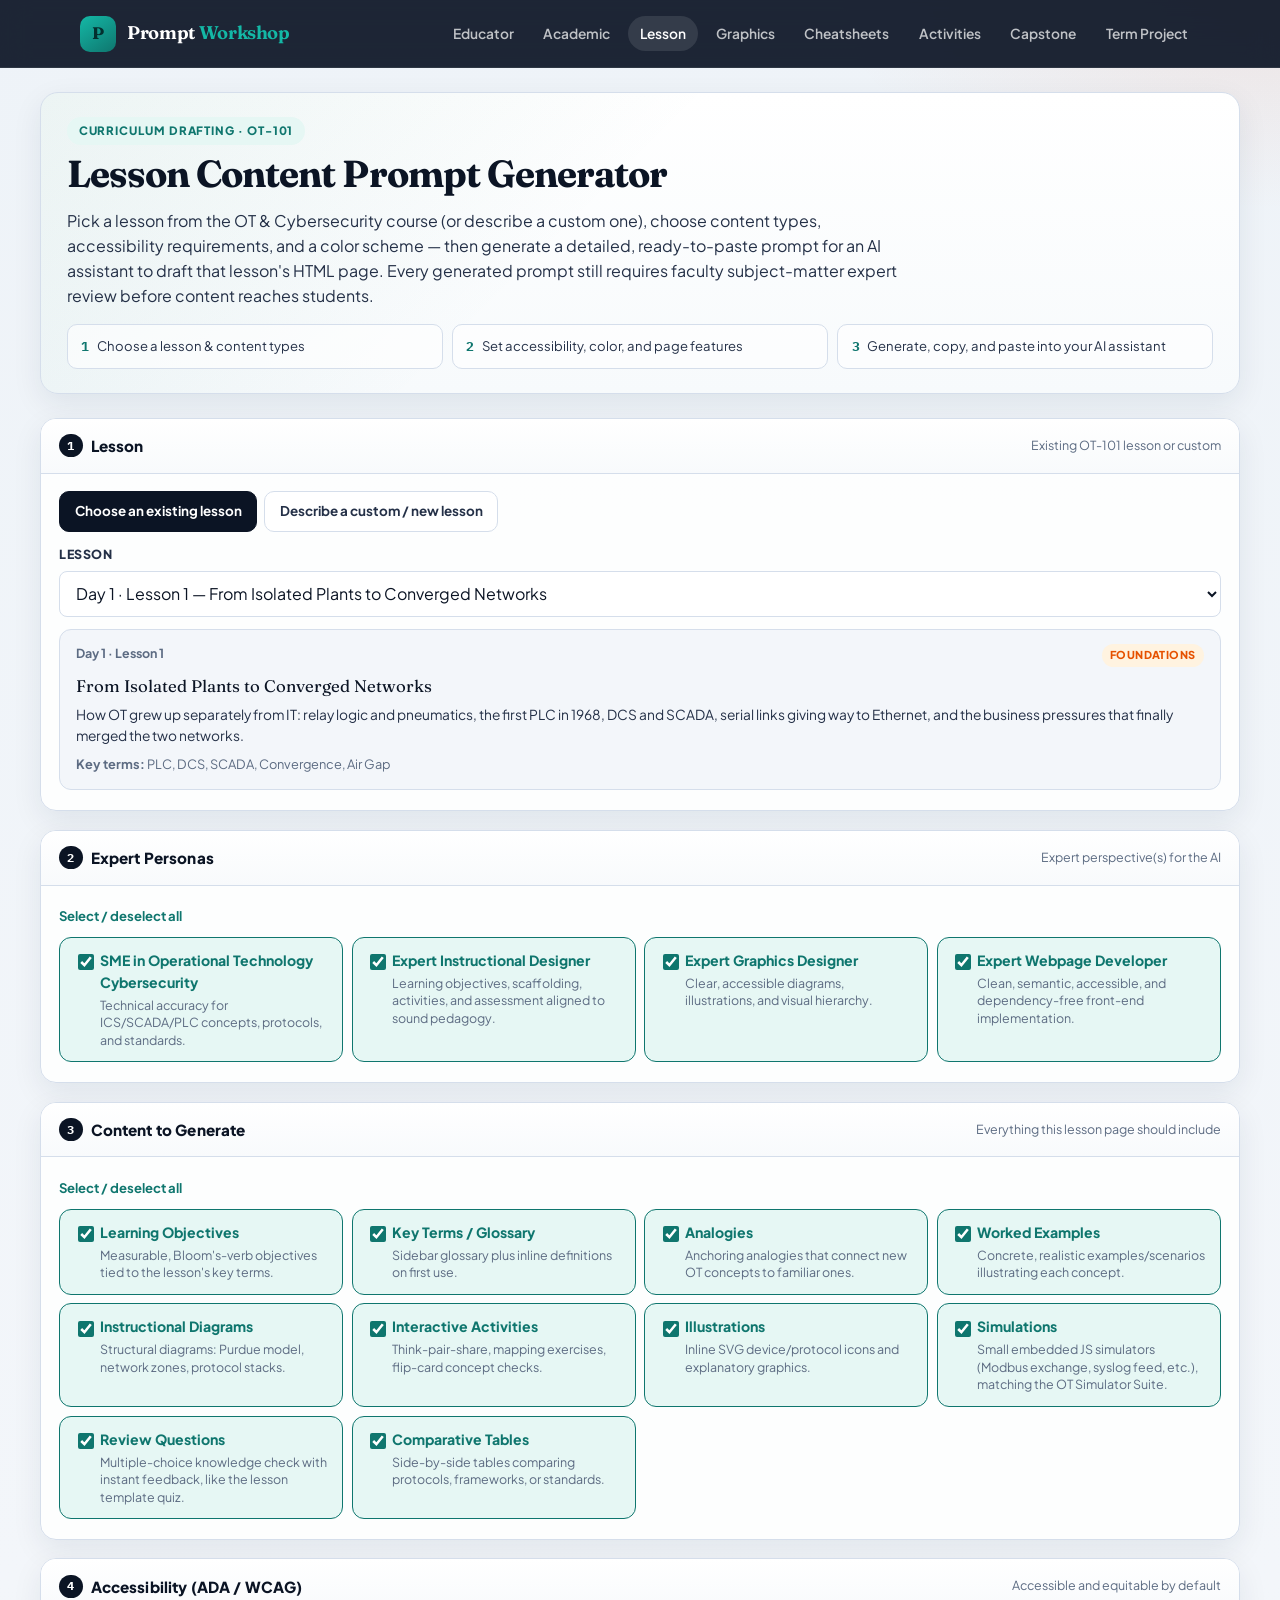
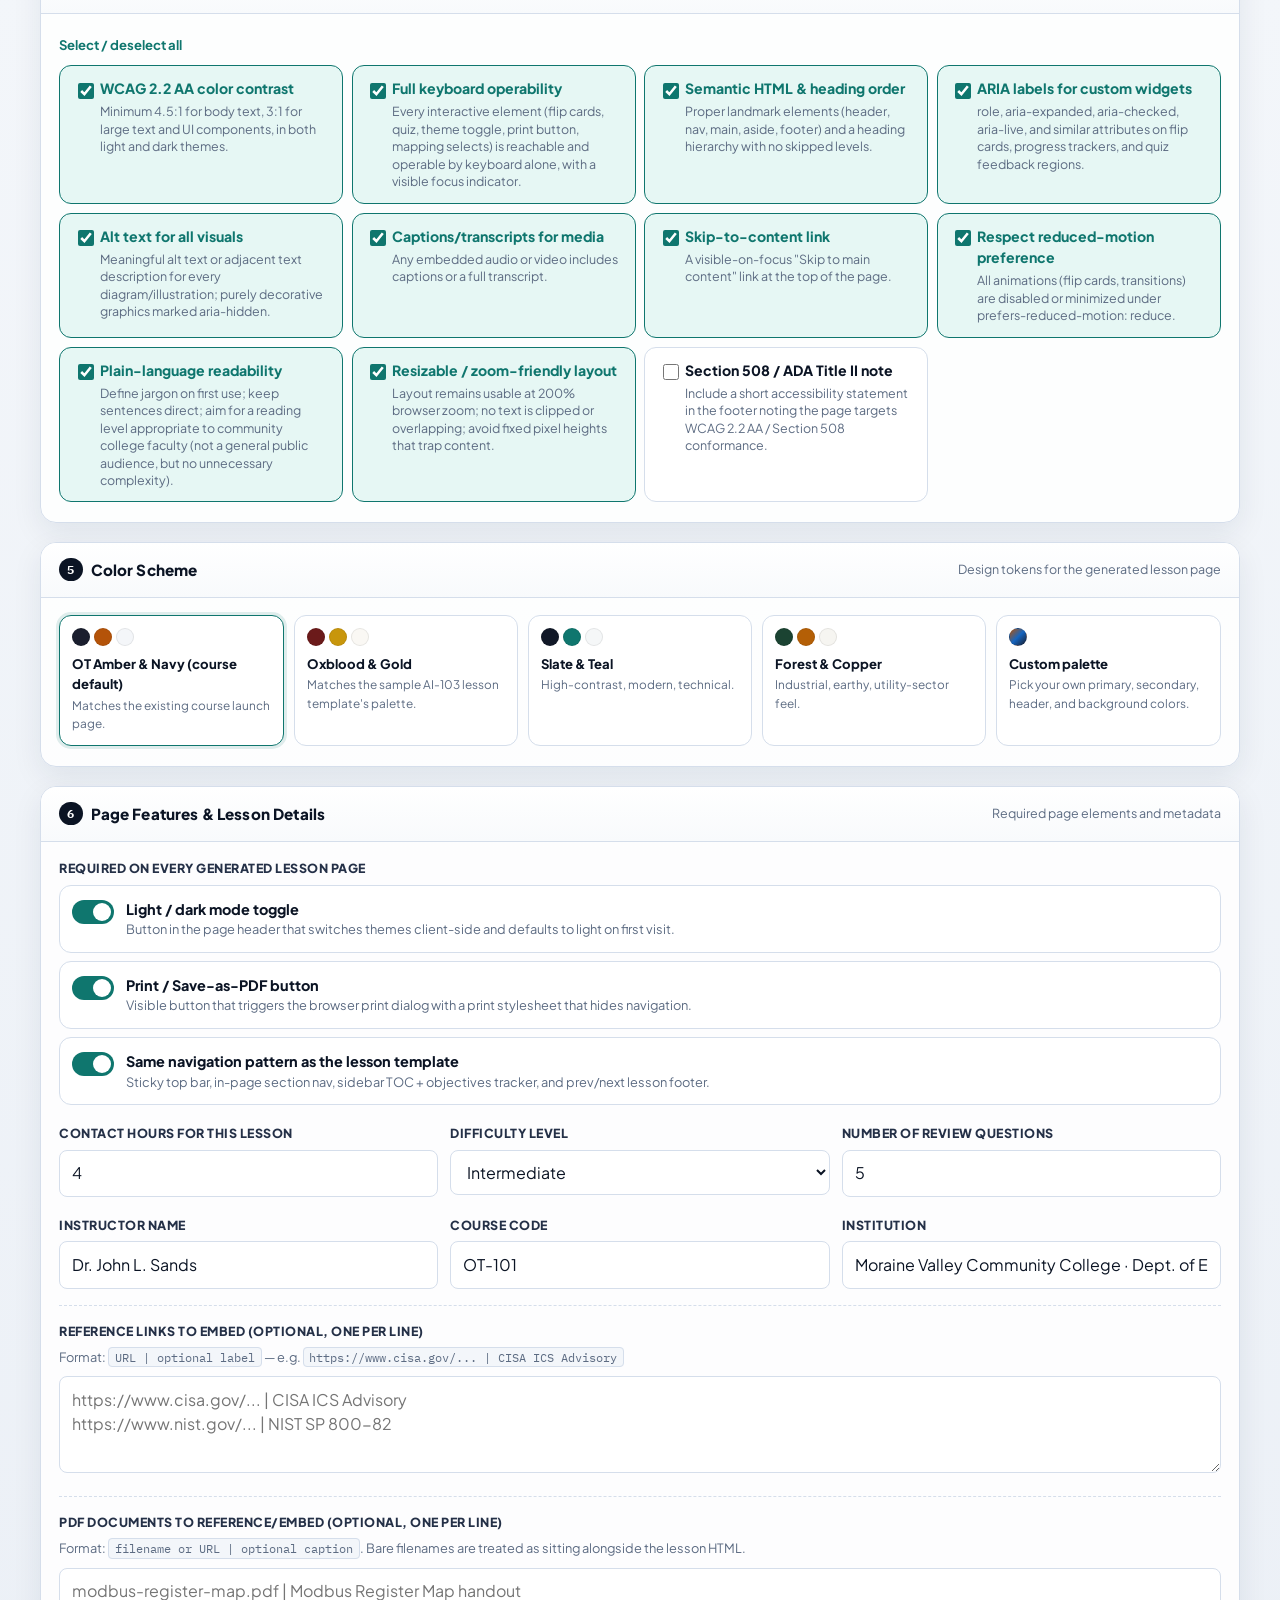
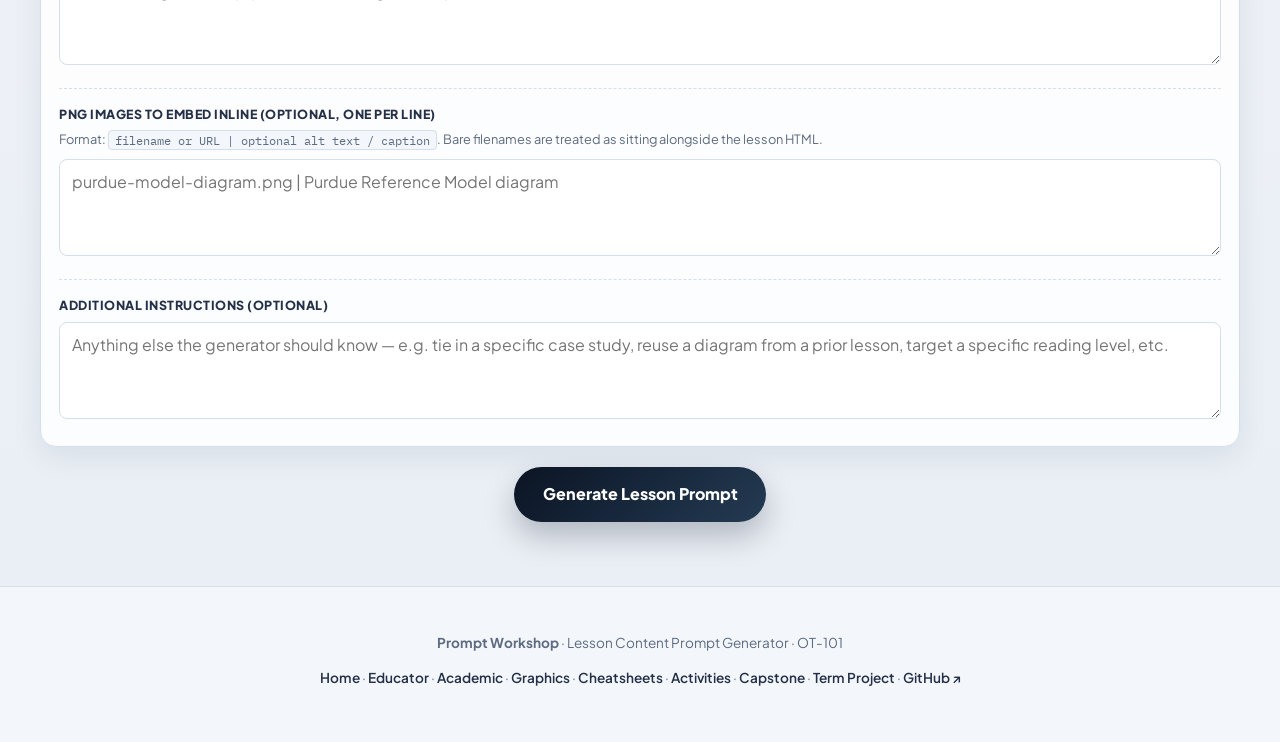
<file: builders/lesson.html>
<!DOCTYPE html>
<html lang="en">
<head>
  <meta charset="UTF-8" />
  <meta name="viewport" content="width=device-width, initial-scale=1.0" />
  <meta name="description" content="Lesson Content Prompt Generator — build a detailed, ready-to-paste AI prompt for OT &amp; Cybersecurity lesson HTML pages." />
  <title>Lesson Content Generator · Prompt Workshop</title>
  <link rel="preconnect" href="https://fonts.googleapis.com" />
  <link rel="preconnect" href="https://fonts.gstatic.com" crossorigin />
  <link href="https://fonts.googleapis.com/css2?family=Fraunces:opsz,wght@9..144,500;9..144,650;9..144,700&family=IBM+Plex+Mono:wght@400;500&family=Plus+Jakarta+Sans:wght@400;500;600;700;800&display=swap" rel="stylesheet" />
  <link rel="stylesheet" href="../assets/css/site.css" />
  <style>
    .builder-intro .intro-steps {
      display: flex;
      flex-wrap: wrap;
      gap: 0.55rem;
      margin-top: 1rem;
    }
    .builder-intro .intro-step {
      flex: 1 1 200px;
      padding: 0.65rem 0.85rem;
      border-radius: 10px;
      background: rgba(255, 255, 255, 0.65);
      border: 1px solid var(--line);
      font-size: 0.82rem;
      color: var(--ink-soft);
    }
    .builder-intro .intro-step b {
      font-family: var(--font-mono);
      color: var(--teal);
      margin-right: 0.35rem;
    }
    .panel-head h2 {
      display: flex;
      align-items: center;
      gap: 0.5rem;
    }
    .panel-head .step-badge {
      display: inline-grid;
      place-items: center;
      width: 1.45rem;
      height: 1.45rem;
      border-radius: 999px;
      background: var(--ink);
      color: #fff;
      font-family: var(--font-mono);
      font-size: 0.72rem;
      font-weight: 800;
      flex-shrink: 0;
    }
    .chip-check-grid {
      display: grid;
      grid-template-columns: repeat(auto-fill, minmax(230px, 1fr));
      gap: 0.55rem;
    }
    .chip-check {
      position: relative;
      display: flex;
      flex-direction: column;
      gap: 0.2rem;
      align-items: flex-start;
      text-align: left;
      padding: 0.75rem 0.85rem 0.75rem 2.45rem;
      border: 1.5px solid var(--line);
      border-radius: 12px;
      background: #fff;
      cursor: pointer;
      transition: border-color var(--transition), background var(--transition);
    }
    .chip-check:hover { border-color: var(--teal); }
    .chip-check.checked {
      border-color: var(--teal);
      background: var(--teal-soft);
    }
    .chip-check input[type="checkbox"] {
      position: absolute;
      left: 0.85rem;
      top: 0.85rem;
      width: 1rem;
      height: 1rem;
      accent-color: var(--teal);
      cursor: pointer;
    }
    .chip-check .chip-title { font-weight: 750; font-size: 0.88rem; color: var(--ink); }
    .chip-check .chip-desc { font-size: 0.78rem; color: var(--muted); line-height: 1.4; }
    .chip-check.checked .chip-title { color: var(--teal); }
    .tag-found { background: #fff3e0; color: #e65100; }
    .tag-proto { background: #e3f0fd; color: #1565c0; }
    .tag-threat { background: #fdecea; color: #c0392b; }
    .tag-gov { background: #f3e5f5; color: #6a1b9a; }
    .tag-idm { background: #e0f2f1; color: #00695c; }
    .tag-ops { background: #e8f5e9; color: #276221; }
    .tag-special { background: var(--coral-soft); color: #9a3412; }
    .switch {
      position: relative;
      width: 42px;
      height: 24px;
      flex-shrink: 0;
      margin-top: 2px;
    }
    .switch input { opacity: 0; width: 0; height: 0; }
    .switch .slider {
      position: absolute;
      cursor: pointer;
      inset: 0;
      background: var(--line);
      border-radius: 24px;
      transition: background var(--transition);
    }
    .switch .slider::before {
      content: "";
      position: absolute;
      width: 18px;
      height: 18px;
      left: 3px;
      top: 3px;
      background: #fff;
      border-radius: 50%;
      transition: transform var(--transition);
    }
    .switch input:checked + .slider { background: var(--teal); }
    .switch input:checked + .slider::before { transform: translateX(18px); }
    .custom-color-row {
      display: flex;
      flex-wrap: wrap;
      gap: 1rem;
      margin-top: 0.75rem;
      align-items: center;
    }
    .custom-color-row label {
      display: flex;
      align-items: center;
      gap: 0.5rem;
      font-size: 0.82rem;
      font-weight: 600;
      color: var(--ink-soft);
    }
    .custom-color-row input[type="color"] {
      width: 2.75rem;
      height: 2rem;
      padding: 2px;
      border: 1.5px solid var(--line);
      border-radius: 8px;
      cursor: pointer;
      background: #fff;
    }
    .media-block {
      margin-top: 1rem;
      padding-top: 1rem;
      border-top: 1px dashed var(--line);
    }
    .field-hint code {
      background: var(--paper);
      border: 1px solid var(--line);
      border-radius: 4px;
      padding: 0.1rem 0.35rem;
      font-family: var(--font-mono);
      font-size: 0.76rem;
    }
    #outputPrompt {
      width: 100%;
      min-height: 420px;
      font-family: var(--font-mono);
      font-size: 0.78rem;
      line-height: 1.55;
      white-space: pre-wrap;
      background: #0b1424;
      color: #d7e8ff;
      border: 1.5px solid var(--line);
      border-radius: 12px;
      padding: 1rem;
      resize: vertical;
    }
    .copy-msg {
      opacity: 0;
      color: var(--success);
      font-weight: 700;
      font-size: 0.82rem;
      transition: opacity var(--transition);
    }
    .copy-msg.show { opacity: 1; }
    .lesson-block { display: block; }
    .hidden { display: none !important; }
  </style>
</head>
<body>
  <a class="skip-link" href="#main">Skip to content</a>

  <header class="site-header" role="banner">
    <div class="site-header-inner">
      <a class="brand" href="../index.html">
        <span class="brand-mark" aria-hidden="true">P</span>
        <span class="brand-name">Prompt <span>Workshop</span></span>
      </a>
      <nav class="nav-links" aria-label="Primary">
        <a href="educator.html">Educator</a>
        <a href="academic.html">Academic</a>
        <a href="lesson.html" aria-current="page">Lesson</a>
        <a href="graphics.html">Graphics</a>
        <a href="cheatsheets.html">Cheatsheets</a>
        <a href="activities.html">Activities</a>
        <a href="capstone.html">Capstone</a>
        <a href="term-project.html">Term Project</a>
      </nav>
    </div>
  </header>

  <main id="main" class="builder-shell">
    <header class="builder-intro">
      <span class="eyebrow">Curriculum drafting · OT-101</span>
      <h1>Lesson Content Prompt Generator</h1>
      <p>
        Pick a lesson from the OT &amp; Cybersecurity course (or describe a custom one), choose content types,
        accessibility requirements, and a color scheme — then generate a detailed, ready-to-paste prompt for an AI
        assistant to draft that lesson's HTML page. Every generated prompt still requires faculty subject-matter
        expert review before content reaches students.
      </p>
      <div class="intro-steps" aria-label="How to use this builder">
        <div class="intro-step"><b>1</b> Choose a lesson &amp; content types</div>
        <div class="intro-step"><b>2</b> Set accessibility, color, and page features</div>
        <div class="intro-step"><b>3</b> Generate, copy, and paste into your AI assistant</div>
      </div>
    </header>

    <div class="stack">

      <!-- Step 1: Lesson -->
      <section class="panel" aria-labelledby="lesson-h">
        <div class="panel-head">
          <h2 id="lesson-h"><span class="step-badge" aria-hidden="true">1</span> Lesson</h2>
          <span class="hint">Existing OT-101 lesson or custom</span>
        </div>
        <div class="panel-body">
          <div class="mode-row" role="group" aria-label="Choose lesson source">
            <button type="button" class="mode-btn active" id="modeExisting">Choose an existing lesson</button>
            <button type="button" class="mode-btn" id="modeCustom">Describe a custom / new lesson</button>
          </div>

          <div id="existingLessonBlock" class="lesson-block">
            <label class="field-label" for="lessonSelect">Lesson</label>
            <select id="lessonSelect"></select>
            <div class="lesson-preview" id="lessonPreview" aria-live="polite"></div>
          </div>

          <div id="customLessonBlock" class="lesson-block hidden">
            <div class="row">
              <div>
                <label class="field-label" for="customTitle">Lesson title</label>
                <input type="text" id="customTitle" placeholder="e.g., Wireless and Cellular Links in OT Environments" />
              </div>
              <div>
                <label class="field-label" for="customDay">Day / lesson number</label>
                <input type="text" id="customDay" placeholder="e.g., Day 3 · Lesson 6b" />
              </div>
            </div>
            <label class="field-label" for="customDesc">Short description / scope</label>
            <textarea id="customDesc" rows="3" placeholder="What this lesson covers and why it matters…"></textarea>
            <label class="field-label" for="customTerms" style="margin-top:0.85rem;">Key terms (comma-separated)</label>
            <input type="text" id="customTerms" placeholder="e.g., LoRaWAN, Cellular IIoT, RF Site Survey" />
          </div>
        </div>
      </section>

      <!-- Step 2: Expert Personas -->
      <section class="panel" aria-labelledby="persona-h">
        <div class="panel-head">
          <h2 id="persona-h"><span class="step-badge" aria-hidden="true">2</span> Expert Personas</h2>
          <span class="hint">Expert perspective(s) for the AI</span>
        </div>
        <div class="panel-body">
          <div class="select-all-row">
            <button type="button" class="link-btn" id="togglePersonaAll">Select / deselect all</button>
          </div>
          <div class="chip-check-grid" id="personaGrid" role="group" aria-label="Expert personas to apply"></div>
        </div>
      </section>

      <!-- Step 3: Content Types -->
      <section class="panel" aria-labelledby="content-h">
        <div class="panel-head">
          <h2 id="content-h"><span class="step-badge" aria-hidden="true">3</span> Content to Generate</h2>
          <span class="hint">Everything this lesson page should include</span>
        </div>
        <div class="panel-body">
          <div class="select-all-row">
            <button type="button" class="link-btn" id="toggleContentAll">Select / deselect all</button>
          </div>
          <div class="chip-check-grid" id="contentGrid" role="group" aria-label="Content types to generate"></div>
        </div>
      </section>

      <!-- Step 4: Accessibility -->
      <section class="panel" aria-labelledby="ada-h">
        <div class="panel-head">
          <h2 id="ada-h"><span class="step-badge" aria-hidden="true">4</span> Accessibility (ADA / WCAG)</h2>
          <span class="hint">Accessible and equitable by default</span>
        </div>
        <div class="panel-body">
          <div class="select-all-row">
            <button type="button" class="link-btn" id="toggleAdaAll">Select / deselect all</button>
          </div>
          <div class="chip-check-grid" id="adaGrid" role="group" aria-label="Accessibility requirements"></div>
        </div>
      </section>

      <!-- Step 5: Color Scheme -->
      <section class="panel" aria-labelledby="color-h">
        <div class="panel-head">
          <h2 id="color-h"><span class="step-badge" aria-hidden="true">5</span> Color Scheme</h2>
          <span class="hint">Design tokens for the generated lesson page</span>
        </div>
        <div class="panel-body">
          <div class="scheme-grid" id="schemeGrid" role="radiogroup" aria-label="Color scheme presets"></div>
          <div id="customColorBlock" class="hidden">
            <label class="field-label">Custom palette</label>
            <div class="custom-color-row">
              <label>Primary accent <input type="color" id="customPrimary" value="#b45309" /></label>
              <label>Secondary accent <input type="color" id="customSecondary" value="#1565c0" /></label>
              <label>Header / dark surface <input type="color" id="customHeader" value="#1a1e2e" /></label>
              <label>Light background <input type="color" id="customBg" value="#f4f6f9" /></label>
            </div>
          </div>
        </div>
      </section>

      <!-- Step 6: Features -->
      <section class="panel" aria-labelledby="features-h">
        <div class="panel-head">
          <h2 id="features-h"><span class="step-badge" aria-hidden="true">6</span> Page Features &amp; Lesson Details</h2>
          <span class="hint">Required page elements and metadata</span>
        </div>
        <div class="panel-body stack">
          <div>
            <span class="field-label">Required on every generated lesson page</span>
            <label class="feature-item">
              <span class="switch"><input type="checkbox" id="featLightDark" checked /><span class="slider"></span></span>
              <span>
                <span class="ft-title">Light / dark mode toggle</span>
                <span class="ft-desc">Button in the page header that switches themes client-side and defaults to light on first visit.</span>
              </span>
            </label>
            <label class="feature-item">
              <span class="switch"><input type="checkbox" id="featPrint" checked /><span class="slider"></span></span>
              <span>
                <span class="ft-title">Print / Save-as-PDF button</span>
                <span class="ft-desc">Visible button that triggers the browser print dialog with a print stylesheet that hides navigation.</span>
              </span>
            </label>
            <label class="feature-item">
              <span class="switch"><input type="checkbox" id="featNav" checked /><span class="slider"></span></span>
              <span>
                <span class="ft-title">Same navigation pattern as the lesson template</span>
                <span class="ft-desc">Sticky top bar, in-page section nav, sidebar TOC + objectives tracker, and prev/next lesson footer.</span>
              </span>
            </label>
          </div>

          <div class="row">
            <div>
              <label class="field-label" for="contactHours">Contact hours for this lesson</label>
              <input type="number" id="contactHours" value="4" min="1" max="8" step="0.5" />
            </div>
            <div>
              <label class="field-label" for="difficulty">Difficulty level</label>
              <select id="difficulty">
                <option>Introductory</option>
                <option selected>Intermediate</option>
                <option>Advanced</option>
              </select>
            </div>
            <div>
              <label class="field-label" for="quizCount">Number of review questions</label>
              <input type="number" id="quizCount" value="5" min="0" max="15" />
            </div>
          </div>

          <div class="row">
            <div>
              <label class="field-label" for="instructorName">Instructor name</label>
              <input type="text" id="instructorName" value="Dr. John L. Sands" />
            </div>
            <div>
              <label class="field-label" for="courseCode">Course code</label>
              <input type="text" id="courseCode" value="OT-101" />
            </div>
            <div>
              <label class="field-label" for="institution">Institution</label>
              <input type="text" id="institution" value="Moraine Valley Community College · Dept. of Engineering &amp; Technology" />
            </div>
          </div>

          <div class="media-block">
            <label class="field-label" for="embedLinks">Reference links to embed (optional, one per line)</label>
            <p class="field-hint">Format: <code>URL | optional label</code> — e.g. <code>https://www.cisa.gov/... | CISA ICS Advisory</code></p>
            <textarea id="embedLinks" rows="3" placeholder="https://www.cisa.gov/... | CISA ICS Advisory&#10;https://www.nist.gov/... | NIST SP 800-82"></textarea>
          </div>

          <div class="media-block">
            <label class="field-label" for="embedPdfs">PDF documents to reference/embed (optional, one per line)</label>
            <p class="field-hint">Format: <code>filename or URL | optional caption</code>. Bare filenames are treated as sitting alongside the lesson HTML.</p>
            <textarea id="embedPdfs" rows="3" placeholder="modbus-register-map.pdf | Modbus Register Map handout"></textarea>
          </div>

          <div class="media-block">
            <label class="field-label" for="embedPngs">PNG images to embed inline (optional, one per line)</label>
            <p class="field-hint">Format: <code>filename or URL | optional alt text / caption</code>. Bare filenames are treated as sitting alongside the lesson HTML.</p>
            <textarea id="embedPngs" rows="3" placeholder="purdue-model-diagram.png | Purdue Reference Model diagram"></textarea>
          </div>

          <div class="media-block">
            <label class="field-label" for="extraNotes">Additional instructions (optional)</label>
            <textarea id="extraNotes" rows="3" placeholder="Anything else the generator should know — e.g. tie in a specific case study, reuse a diagram from a prior lesson, target a specific reading level, etc."></textarea>
          </div>
        </div>
      </section>

      <div class="generate-bar">
        <button type="button" class="btn-generate" id="generateBtn">Generate Lesson Prompt</button>
      </div>

      <section class="panel output-section" id="outputSection" aria-labelledby="output-h">
        <div class="panel-head">
          <h2 id="output-h">Your Generation Prompt</h2>
          <span class="hint">Copy into Claude or another AI assistant</span>
        </div>
        <div class="panel-body">
          <textarea id="outputPrompt" readonly aria-label="Generated prompt text"></textarea>
          <div class="output-actions">
            <button type="button" class="btn btn-accent btn-sm" id="copyBtn">Copy to Clipboard</button>
            <button type="button" class="btn btn-secondary btn-sm" id="downloadBtn">Download as .txt</button>
            <button type="button" class="btn btn-ghost btn-sm" id="printBtn">Print this prompt</button>
            <span class="copy-msg" id="copyMsg" aria-live="polite">Copied!</span>
          </div>
          <p class="required-note">Reminder: per the course Safeguards policy, any AI-generated lesson content requires subject-matter review and a source check before it reaches students.</p>
        </div>
      </section>
    </div>
  </main>

  <footer class="site-footer">
    <p><strong>Prompt Workshop</strong> · Lesson Content Prompt Generator · OT-101</p>
    <p style="margin-top:0.4rem;"><a href="../index.html">Home</a> · <a href="educator.html">Educator</a> · <a href="academic.html">Academic</a> · <a href="graphics.html">Graphics</a> · <a href="cheatsheets.html">Cheatsheets</a> · <a href="activities.html">Activities</a> · <a href="capstone.html">Capstone</a> · <a href="term-project.html">Term Project</a> · <a href="https://github.com/clarkngo/prompt-builder" target="_blank" rel="noopener noreferrer">GitHub ↗</a></p>
  </footer>

  <script>
(function () {
  'use strict';

  /* ============================================================
     LESSON DATA (from https://sands-mvcc.github.io/ot/)
  ============================================================ */
  var LESSONS = [
    { day: 1, num: 1, strand: 'Foundations', tag: 'tag-found', file: 'lesson01.html',
      title: 'From Isolated Plants to Converged Networks',
      desc: 'How OT grew up separately from IT: relay logic and pneumatics, the first PLC in 1968, DCS and SCADA, serial links giving way to Ethernet, and the business pressures that finally merged the two networks.',
      terms: 'PLC, DCS, SCADA, Convergence, Air Gap' },
    { day: 1, num: 2, strand: 'Foundations', tag: 'tag-found', file: 'lesson02.html',
      title: 'IT/OT Security Principles',
      desc: "Why OT inverts the CIA triad, why safety sits above all three, and how determinism, uptime, and 20-year equipment lifecycles break the IT assumptions your students arrive with. Includes the Purdue model as a teaching scaffold.",
      terms: 'Safety, Availability, Determinism, Purdue Model, Zones & Conduits' },
    { day: 1, num: 3, strand: 'Foundations', tag: 'tag-found', file: 'lesson03.html',
      title: 'OT Technologies & Field Devices',
      desc: 'A device-by-device tour: PLCs, RTUs, IEDs, HMIs, engineering workstations, historians, sensors, actuators, drives, and safety instrumented systems. What each one does, how it fails, and what it exposes on the network.',
      terms: 'PLC, RTU, HMI, Historian, SIS, Actuator' },
    { day: 2, num: 4, strand: 'Protocols', tag: 'tag-proto', file: 'lesson04.html',
      title: 'IT Protocols Inside OT Networks',
      desc: 'Ethernet, TCP/IP, VLANs, DHCP, DNS, and NTP as they actually appear in control networks — including why static addressing and local time sources are still common, and what breaks when they are configured like an office LAN.',
      terms: 'VLAN, DHCP, DNS, NTP, Segmentation' },
    { day: 2, num: 5, strand: 'Protocols', tag: 'tag-proto', file: 'lesson05.html',
      title: 'Industrial Communication Protocols',
      desc: 'Modbus TCP, DNP3, EtherNet/IP, PROFINET, BACnet/IP, and OPC UA. Function codes and framing at a level students can read in a capture, plus why legacy protocols carry no authentication and what OPC UA changes.',
      terms: 'Modbus TCP, DNP3, OPC UA, BACnet/IP, EtherNet/IP' },
    { day: 3, num: 6, strand: 'Threats', tag: 'tag-threat', file: 'lesson06.html',
      title: 'The OT Threat Landscape',
      desc: 'Threat actors and their motivations, ransomware crossing from the business network into production, insider and contractor risk, and supply chain compromise — taught through documented incidents read as case studies.',
      terms: 'Threat Actor, Ransomware, Insider Risk, Supply Chain, Attack Path', safety: 'Case study analysis only' },
    { day: 3, num: 7, strand: 'Threats', tag: 'tag-threat', file: 'lesson07.html',
      title: 'Vulnerabilities & Countermeasures',
      desc: 'Legacy firmware, flat networks, default credentials, and the patch window that never opens — then the countermeasures that work anyway: segmentation, conduits, allowlisting, jump hosts, backups, and compensating controls.',
      terms: 'ICS Advisory, CVE, Hardening, Allowlisting, Compensating Control', safety: 'No live exploitation' },
    { day: 4, num: 8, strand: 'Frameworks', tag: 'tag-gov', file: 'lesson08.html',
      title: 'Frameworks for OT Security',
      desc: 'IEC 62443 zones, conduits, and security levels; NIST SP 800-82 and the Cybersecurity Framework; ISO/IEC 27001. How they overlap, where they differ, and how to pick one spine for a course instead of teaching four at once.',
      terms: 'IEC 62443, NIST SP 800-82, CSF, ISO 27001, Security Level' },
    { day: 4, num: 9, strand: 'Governance', tag: 'tag-gov', file: 'lesson09.html',
      title: 'Governance, Risk & Compliance for IT/OT',
      desc: 'Policy, standards, and procedure across two organizations that report to different executives. Asset inventory, risk register, POA&M tracking, audit evidence, and the sector regulation that drives budget in utilities and manufacturing.',
      terms: 'Governance, Risk Register, POA&M, Audit, NERC CIP' },
    { day: 5, num: 10, strand: 'Identity & Access', tag: 'tag-idm', file: 'lesson10.html',
      title: 'Access Control & Identity Management in OT',
      desc: 'Roles for operators, engineers, and vendors; the shared console problem and what to do about it; privileged access, jump hosts, and remote vendor sessions; where MFA is safe on a control network; and identity lifecycle in a plant.',
      terms: 'RBAC, Least Privilege, PAM, MFA, Remote Access, Provisioning' },
    { day: 5, num: 11, strand: 'Operations', tag: 'tag-ops', file: 'lesson11.html',
      title: 'Monitoring, Detection & OT Incident Response',
      desc: 'Passive asset discovery, syslog coverage gaps on field devices, time synchronization for correlation, alert triage, and an incident lifecycle where isolating the affected host may not be an option the plant can accept.',
      terms: 'Passive Monitoring, Syslog, SIEM, Playbook, Containment' },
    { day: 5, num: 12, strand: 'Capstone', tag: 'tag-special', file: 'lesson12.html',
      title: 'Capstone: Build and Teach Your Own OT Module',
      desc: 'Each participant produces a teachable module — objectives, one hands-on simulation, an assessment with a rubric, and a written safeguards statement — then teaches a segment of it and takes peer and instructor critique.',
      terms: 'Learning Objectives, Lab Design, Rubric, Peer Review' }
  ];

  var PERSONAS = [
    { id: 'sme-ot', label: 'SME in Operational Technology Cybersecurity', desc: 'Technical accuracy for ICS/SCADA/PLC concepts, protocols, and standards.', checked: true,
      guidance: "A subject-matter expert in operational technology (OT) and industrial control systems cybersecurity, with hands-on knowledge of PLCs, DCS, SCADA, RTUs, HMIs, industrial protocols (Modbus, DNP3, EtherNet/IP, PROFINET, BACnet/IP, OPC UA), the Purdue model, IEC 62443, NIST SP 800-82, and real-world ICS incident response. Responsible for technical accuracy throughout: correct terminology, realistic device and protocol behavior, defensible security guidance, and alignment with how these systems actually behave in the field — not textbook oversimplification." },
    { id: 'instructional-designer', label: 'Expert Instructional Designer', desc: 'Learning objectives, scaffolding, activities, and assessment aligned to sound pedagogy.', checked: true,
      guidance: "An expert instructional designer skilled in backward design, Bloom's taxonomy, adult learning theory, and formative assessment, designing specifically for community college faculty as the learner audience. Responsible for the pedagogy: objectives that are measurable and appropriately scaffolded, activities that build toward those objectives, pacing that matches the stated contact hours, and assessments (quiz, artifact) that validly measure what was actually taught." },
    { id: 'graphics-designer', label: 'Expert Graphics Designer', desc: 'Clear, accessible diagrams, illustrations, and visual hierarchy.', checked: true,
      guidance: "An expert graphic designer specializing in technical and instructional visuals — diagrams, iconography, infographics, and concept maps — who designs for clarity at a glance, a coherent visual hierarchy, and accessible color and contrast in both light and dark themes. Responsible for how every diagram, illustration, and comparison visual is composed, labeled, and captioned — not merely that one exists." },
    { id: 'web-developer', label: 'Expert Webpage Developer', desc: 'Clean, semantic, accessible, and dependency-free front-end implementation.', checked: true,
      guidance: "An expert front-end web developer fluent in semantic HTML5, modern CSS, and vanilla JavaScript, with strong WCAG 2.2 implementation experience and a habit of writing clean, dependency-free, maintainable code. Responsible for how the page is actually built: correct landmark structure, working interactive components (quiz grading, flip cards, theme toggle, print button, mapping exercises, simulations), responsive layout, and code that runs correctly with no external dependencies and no console errors." }
  ];

  var CONTENT_TYPES = [
    { id: 'objectives', label: 'Learning Objectives', desc: "Measurable, Bloom's-verb objectives tied to the lesson's key terms.", checked: true,
      guidance: 'Write 4-6 measurable learning objectives using observable Bloom\'s-taxonomy verbs (explain, identify, compare, configure, evaluate...). Display them in the lesson overview AND mirror them as a checkable "Objectives Progress" tracker in the sidebar, exactly like the lesson template\'s .lo-list / .lo-check / progress-bar pattern.' },
    { id: 'keyterms', label: 'Key Terms / Glossary', desc: 'Sidebar glossary plus inline definitions on first use.', checked: true,
      guidance: 'Build a "Key Terms" sidebar card (.sidebar-toc pattern) listing each key term with a one-line definition and an anchor link to the section where it is first used. Bold and define every key term the first time it appears in body text.' },
    { id: 'analogies', label: 'Analogies', desc: 'Anchoring analogies that connect new OT concepts to familiar ones.', checked: true,
      guidance: 'Include at least one anchoring analogy per major module using the .analogy-box pattern (label + 1-2 short paragraphs). Analogies should connect an unfamiliar OT/ICS concept to something the audience (community college faculty, many with an IT background) already understands.' },
    { id: 'examples', label: 'Worked Examples', desc: 'Concrete, realistic examples/scenarios illustrating each concept.', checked: true,
      guidance: 'For each major concept, include at least one concrete, realistic worked example or short scenario (e.g., a specific PLC model, a specific Modbus register read, a specific network diagram) grounded in an industrial or utility context — not abstract description alone.' },
    { id: 'diagrams', label: 'Instructional Diagrams', desc: 'Structural diagrams: Purdue model, network zones, protocol stacks.', checked: true,
      guidance: 'Produce instructional diagrams as accessible, dependency-free inline HTML/CSS or inline SVG (never an external image file). Reuse the site\'s existing diagram patterns where they fit: .course-map-grid for concept maps, .domain-compare for two-column comparisons, or a custom SVG network/zone diagram. Every diagram needs a text alternative (a caption or adjacent descriptive paragraph) sufficient for a screen-reader user to get the same information.' },
    { id: 'activities', label: 'Interactive Activities', desc: 'Think-pair-share, mapping exercises, flip-card concept checks.', checked: true,
      guidance: 'Include at least one hands-on interactive activity using the .activity-block pattern (header with title + time estimate, instructions block, and a clear individual/pair/share structure where applicable). Where a matching or mapping exercise fits, use the .mapping-table-wrap + <select> pattern with a "Check My Mapping" / "Reset" button pair, same as the lesson template.' },
    { id: 'illustrations', label: 'Illustrations', desc: 'Inline SVG device/protocol icons and explanatory graphics.', checked: true,
      guidance: 'Add inline SVG illustrations (device icons, protocol stack visuals, simple isometric-style equipment sketches) rather than external image files. Decorative illustrations get aria-hidden="true"; explanatory illustrations get a text alternative.' },
    { id: 'simulations', label: 'Simulations', desc: 'Small embedded JS simulators (Modbus exchange, syslog feed, etc.), matching the OT Simulator Suite.', checked: true,
      guidance: 'Where the lesson topic supports it, embed a small self-contained JavaScript simulation consistent with the course\'s OT Simulator Suite (e.g., a Modbus request/response builder, a syslog timeline, an access-control matrix builder). Simulations must run entirely client-side, touch no real network or hardware, and carry a visible "Simulation only — no live equipment" safety flag matching the launch page\'s .safety-flag style.' },
    { id: 'reviewquestions', label: 'Review Questions', desc: 'Multiple-choice knowledge check with instant feedback, like the lesson template quiz.', checked: true,
      guidance: 'Build a knowledge-check quiz using the .quiz-block pattern: numbered questions, four answer choices each, a "Grade My Quiz" button producing instant per-question feedback (.q-feedback correct/incorrect/unanswered states) and a running score display. Distractors should be plausible, not silly, and the feedback text should explain *why* the correct answer is correct.' },
    { id: 'comparisontables', label: 'Comparative Tables', desc: 'Side-by-side tables comparing protocols, frameworks, or standards.', checked: true,
      guidance: 'Where the lesson compares multiple things (protocols, frameworks, standards, device types), present the comparison as a real HTML <table> using the lesson template\'s table styling (dark header row, zebra-free borders, hover highlight) rather than as prose — this is what the "Comparative Tables" content type calls for.' }
  ];

  var ADA_ITEMS = [
    { id: 'contrast', label: 'WCAG 2.2 AA color contrast', desc: 'Minimum 4.5:1 for body text, 3:1 for large text and UI components, in both light and dark themes.', checked: true },
    { id: 'keyboard', label: 'Full keyboard operability', desc: 'Every interactive element (flip cards, quiz, theme toggle, print button, mapping selects) is reachable and operable by keyboard alone, with a visible focus indicator.', checked: true },
    { id: 'semantic', label: 'Semantic HTML & heading order', desc: 'Proper landmark elements (header, nav, main, aside, footer) and a heading hierarchy with no skipped levels.', checked: true },
    { id: 'aria', label: 'ARIA labels for custom widgets', desc: 'role, aria-expanded, aria-checked, aria-live, and similar attributes on flip cards, progress trackers, and quiz feedback regions.', checked: true },
    { id: 'alttext', label: 'Alt text for all visuals', desc: 'Meaningful alt text or adjacent text description for every diagram/illustration; purely decorative graphics marked aria-hidden.', checked: true },
    { id: 'captions', label: 'Captions/transcripts for media', desc: 'Any embedded audio or video includes captions or a full transcript.', checked: true },
    { id: 'skiplink', label: 'Skip-to-content link', desc: 'A visible-on-focus "Skip to main content" link at the top of the page.', checked: true },
    { id: 'motion', label: 'Respect reduced-motion preference', desc: 'All animations (flip cards, transitions) are disabled or minimized under prefers-reduced-motion: reduce.', checked: true },
    { id: 'plainlanguage', label: 'Plain-language readability', desc: 'Define jargon on first use; keep sentences direct; aim for a reading level appropriate to community college faculty (not a general public audience, but no unnecessary complexity).', checked: true },
    { id: 'resizable', label: 'Resizable / zoom-friendly layout', desc: 'Layout remains usable at 200% browser zoom; no text is clipped or overlapping; avoid fixed pixel heights that trap content.', checked: true },
    { id: 'section508', label: 'Section 508 / ADA Title II note', desc: 'Include a short accessibility statement in the footer noting the page targets WCAG 2.2 AA / Section 508 conformance.', checked: false }
  ];

  var SCHEMES = [
    { id: 'ot-default', name: 'OT Amber & Navy (course default)', desc: 'Matches the existing course launch page.',
      swatches: ['#1a1e2e', '#b45309', '#f4f6f9'],
      tokens: { bg: '#f4f6f9', surface: '#ffffff', text: '#1a1e2e', textMuted: '#5a6480', accent: '#b45309', accent2: '#92400e', headerBg: '#1a1e2e', headerText: '#ffffff', border: '#d1d9e6',
        darkBg: '#0f1117', darkSurface: '#1c1f2e', darkText: '#e8ecf4', darkAccent: '#f59e0b', darkHeaderBg: '#0a0c14' } },
    { id: 'oxblood-gold', name: 'Oxblood & Gold', desc: "Matches the sample AI-103 lesson template's palette.",
      swatches: ['#6b1a1a', '#c8960c', '#faf8f4'],
      tokens: { bg: '#faf8f4', surface: '#ffffff', text: '#1a1a1a', textMuted: '#6b6b6b', accent: '#6b1a1a', accent2: '#8c2a2a', headerBg: '#6b1a1a', headerText: '#ffffff', border: '#d4cdbf',
        darkBg: '#1a1210', darkSurface: '#241a17', darkText: '#f2ede3', darkAccent: '#e8b830', darkHeaderBg: '#120a08' } },
    { id: 'slate-teal', name: 'Slate & Teal', desc: 'High-contrast, modern, technical.',
      swatches: ['#111827', '#0f766e', '#f5f7f8'],
      tokens: { bg: '#f5f7f8', surface: '#ffffff', text: '#111827', textMuted: '#4b5563', accent: '#0f766e', accent2: '#0d9488', headerBg: '#111827', headerText: '#ffffff', border: '#d6dbe1',
        darkBg: '#0b1220', darkSurface: '#131c2b', darkText: '#e5eaf0', darkAccent: '#2dd4bf', darkHeaderBg: '#070c14' } },
    { id: 'forest-copper', name: 'Forest & Copper', desc: 'Industrial, earthy, utility-sector feel.',
      swatches: ['#1b4332', '#b45f06', '#f6f5f1'],
      tokens: { bg: '#f6f5f1', surface: '#ffffff', text: '#1c2320', textMuted: '#5a655e', accent: '#b45f06', accent2: '#8a4805', headerBg: '#1b4332', headerText: '#ffffff', border: '#d8d4c6',
        darkBg: '#0e1512', darkSurface: '#152019', darkText: '#e9ede9', darkAccent: '#e08a2e', darkHeaderBg: '#081310' } },
    { id: 'custom', name: 'Custom palette', desc: 'Pick your own primary, secondary, header, and background colors.',
      swatches: null, tokens: null }
  ];

  var selectedScheme = 'ot-default';
  var lessonMode = 'existing';

  var lessonSelect = document.getElementById('lessonSelect');
  var lessonPreview = document.getElementById('lessonPreview');
  var modeExisting = document.getElementById('modeExisting');
  var modeCustom = document.getElementById('modeCustom');
  var existingLessonBlock = document.getElementById('existingLessonBlock');
  var customLessonBlock = document.getElementById('customLessonBlock');
  var customColorBlock = document.getElementById('customColorBlock');
  var outputSection = document.getElementById('outputSection');
  var outputPrompt = document.getElementById('outputPrompt');

  /* ============================================================
     RENDER: lesson dropdown
  ============================================================ */
  LESSONS.forEach(function (l, i) {
    var opt = document.createElement('option');
    opt.value = String(i);
    opt.textContent = 'Day ' + l.day + ' · Lesson ' + l.num + ' — ' + l.title;
    lessonSelect.appendChild(opt);
  });

  function renderLessonPreview() {
    var l = LESSONS[Number(lessonSelect.value)];
    var safetyHtml = l.safety ? '<div class="safety-flag">⚠ ' + l.safety + '</div>' : '';
    lessonPreview.innerHTML =
      '<div class="lp-top">' +
        '<span>Day ' + l.day + ' · Lesson ' + l.num + '</span>' +
        '<span class="strand-tag ' + l.tag + '">' + l.strand + '</span>' +
      '</div>' +
      '<div class="lp-title">' + l.title + '</div>' +
      '<div class="lp-desc">' + l.desc + '</div>' +
      '<div class="lp-terms"><strong>Key terms:</strong> ' + l.terms + '</div>' +
      safetyHtml;
  }

  function setLessonMode(mode) {
    lessonMode = mode;
    modeExisting.classList.toggle('active', mode === 'existing');
    modeCustom.classList.toggle('active', mode === 'custom');
    existingLessonBlock.classList.toggle('hidden', mode !== 'existing');
    customLessonBlock.classList.toggle('hidden', mode !== 'custom');
  }

  modeExisting.addEventListener('click', function () { setLessonMode('existing'); });
  modeCustom.addEventListener('click', function () { setLessonMode('custom'); });
  lessonSelect.addEventListener('change', renderLessonPreview);
  renderLessonPreview();

  /* ============================================================
     RENDER: chip grids
  ============================================================ */
  function renderChipGrid(containerId, items, groupName) {
    var container = document.getElementById(containerId);
    container.innerHTML = items.map(function (item) {
      return (
        '<label class="chip-check' + (item.checked ? ' checked' : '') + '" id="chip-' + groupName + '-' + item.id + '">' +
          '<input type="checkbox" data-group="' + groupName + '" data-id="' + item.id + '"' + (item.checked ? ' checked' : '') + ' />' +
          '<span class="chip-title">' + item.label + '</span>' +
          '<span class="chip-desc">' + item.desc + '</span>' +
        '</label>'
      );
    }).join('');

    container.querySelectorAll('input[type="checkbox"]').forEach(function (input) {
      input.addEventListener('change', function () { onChipToggle(input); });
    });
  }

  function onChipToggle(input) {
    var chip = document.getElementById('chip-' + input.dataset.group + '-' + input.dataset.id);
    if (chip) chip.classList.toggle('checked', input.checked);
  }

  function toggleAll(groupName) {
    var inputs = document.querySelectorAll('input[data-group="' + groupName + '"]');
    var allChecked = Array.prototype.every.call(inputs, function (i) { return i.checked; });
    inputs.forEach(function (input) {
      input.checked = !allChecked;
      onChipToggle(input);
    });
  }

  renderChipGrid('personaGrid', PERSONAS, 'persona');
  renderChipGrid('contentGrid', CONTENT_TYPES, 'content');
  renderChipGrid('adaGrid', ADA_ITEMS, 'ada');

  document.getElementById('togglePersonaAll').addEventListener('click', function () { toggleAll('persona'); });
  document.getElementById('toggleContentAll').addEventListener('click', function () { toggleAll('content'); });
  document.getElementById('toggleAdaAll').addEventListener('click', function () { toggleAll('ada'); });

  /* ============================================================
     RENDER: color scheme cards
  ============================================================ */
  var schemeGrid = document.getElementById('schemeGrid');

  function renderSchemeGrid() {
    schemeGrid.innerHTML = SCHEMES.map(function (s) {
      var swatchHtml = s.swatches
        ? s.swatches.map(function (c) { return '<span style="background:' + c + '"></span>'; }).join('')
        : '<span style="background:linear-gradient(135deg,#b45309,#1565c0,#1a1e2e)"></span>';
      return (
        '<div class="scheme-card' + (s.id === selectedScheme ? ' selected' : '') + '" id="scheme-' + s.id + '"' +
          ' role="radio" aria-checked="' + (s.id === selectedScheme) + '" tabindex="0"' +
          ' data-scheme="' + s.id + '">' +
          '<div class="scheme-swatches">' + swatchHtml + '</div>' +
          '<div class="scheme-name">' + s.name + '</div>' +
          '<div class="scheme-desc">' + s.desc + '</div>' +
        '</div>'
      );
    }).join('');

    schemeGrid.querySelectorAll('.scheme-card').forEach(function (card) {
      card.addEventListener('click', function () { selectScheme(card.dataset.scheme); });
      card.addEventListener('keydown', function (event) {
        if (event.key === 'Enter' || event.key === ' ') {
          event.preventDefault();
          selectScheme(card.dataset.scheme);
        }
      });
    });
  }

  function selectScheme(id) {
    selectedScheme = id;
    SCHEMES.forEach(function (s) {
      var el = document.getElementById('scheme-' + s.id);
      if (!el) return;
      var isSelected = s.id === id;
      el.classList.toggle('selected', isSelected);
      el.setAttribute('aria-checked', String(isSelected));
    });
    customColorBlock.classList.toggle('hidden', id !== 'custom');
  }

  renderSchemeGrid();

  /* ============================================================
     PROMPT GENERATION
  ============================================================ */
  function getSelectedLessonInfo() {
    if (lessonMode === 'existing') {
      var idx = Number(lessonSelect.value);
      var l = LESSONS[idx];
      var prev = LESSONS[idx - 1] || null;
      var next = LESSONS[idx + 1] || null;
      return {
        title: l.title,
        dayLabel: 'Day ' + l.day + ' · Lesson ' + l.num,
        strand: l.strand,
        desc: l.desc,
        terms: l.terms,
        file: l.file,
        safety: l.safety || null,
        prevLabel: prev ? 'Day ' + prev.day + ' · Lesson ' + prev.num + ' — ' + prev.title + ' (' + prev.file + ')' : null,
        nextLabel: next ? 'Day ' + next.day + ' · Lesson ' + next.num + ' — ' + next.title + ' (' + next.file + ')' : null
      };
    }
    return {
      title: document.getElementById('customTitle').value.trim() || 'Untitled Lesson',
      dayLabel: document.getElementById('customDay').value.trim() || '(day/lesson number not specified)',
      desc: document.getElementById('customDesc').value.trim() || '(no description provided — infer scope from the title and key terms)',
      terms: document.getElementById('customTerms').value.trim() || '(no key terms provided — propose 4-6 appropriate ones)',
      strand: 'Custom',
      file: null,
      safety: null,
      prevLabel: null,
      nextLabel: null
    };
  }

  function getColorTokens() {
    if (selectedScheme !== 'custom') {
      return SCHEMES.find(function (s) { return s.id === selectedScheme; }).tokens;
    }
    var primary = document.getElementById('customPrimary').value;
    var secondary = document.getElementById('customSecondary').value;
    var header = document.getElementById('customHeader').value;
    var bg = document.getElementById('customBg').value;
    return {
      bg: bg, surface: '#ffffff', text: '#1a1a1a', textMuted: '#5a5a5a',
      accent: primary, accent2: secondary, headerBg: header, headerText: '#ffffff', border: '#d8d8d8',
      darkBg: '#0f1117', darkSurface: '#1c1f2e', darkText: '#e8ecf4', darkAccent: primary, darkHeaderBg: '#0a0c14'
    };
  }

  function getChecked(groupName) {
    return Array.prototype.map.call(
      document.querySelectorAll('input[data-group="' + groupName + '"]:checked'),
      function (i) { return i.dataset.id; }
    );
  }

  function parseMediaLines(id) {
    var raw = document.getElementById(id).value.trim();
    if (!raw) return [];
    return raw.split('\n').map(function (line) { return line.trim(); }).filter(Boolean).map(function (line) {
      var parts = line.split('|').map(function (p) { return p.trim(); });
      return { ref: parts[0], label: parts.slice(1).join('|').trim() };
    }).filter(function (item) { return item.ref; });
  }

  function generatePrompt() {
    var lesson = getSelectedLessonInfo();
    var personaIds = getChecked('persona');
    var contentIds = getChecked('content');
    var adaIds = getChecked('ada');
    var tokens = getColorTokens();
    var featLightDark = document.getElementById('featLightDark').checked;
    var featPrint = document.getElementById('featPrint').checked;
    var featNav = document.getElementById('featNav').checked;
    var contactHours = document.getElementById('contactHours').value || '4';
    var difficulty = document.getElementById('difficulty').value;
    var quizCount = document.getElementById('quizCount').value || '5';
    var instructorName = document.getElementById('instructorName').value || 'Dr. John L. Sands';
    var courseCode = document.getElementById('courseCode').value || 'OT-101';
    var institution = document.getElementById('institution').value || 'Moraine Valley Community College';
    var extraNotes = document.getElementById('extraNotes').value.trim();
    var embedLinks = parseMediaLines('embedLinks');
    var embedPdfs = parseMediaLines('embedPdfs');
    var embedPngs = parseMediaLines('embedPngs');

    var contentLines = CONTENT_TYPES.filter(function (c) { return contentIds.indexOf(c.id) !== -1; })
      .map(function (c, i) { return (i + 1) + '. **' + c.label + '** — ' + c.guidance; }).join('\n');

    var adaLines = ADA_ITEMS.filter(function (a) { return adaIds.indexOf(a.id) !== -1; })
      .map(function (a) { return '- **' + a.label + '**: ' + a.desc; }).join('\n');

    var linksBlock = embedLinks.length
      ? 'Reference links — cite and link these as supporting resources at the appropriate point in the lesson (e.g., a "Further Reading" list, an inline citation, or a resource card). Open external links in a new tab and use the given label as the visible link text where provided:\n' +
        embedLinks.map(function (l, i) { return (i + 1) + '. ' + l.ref + (l.label ? ' — "' + l.label + '"' : ''); }).join('\n')
      : 'No external reference links were specified for this lesson.';

    var pdfsBlock = embedPdfs.length
      ? 'PDF documents — reference these as clearly labeled downloadable resources (e.g., "📄 Download: <caption>"). If a value is a bare filename rather than a full URL, assume the PDF will be placed alongside the lesson HTML file in the same folder and link to it by that relative filename:\n' +
        embedPdfs.map(function (p, i) { return (i + 1) + '. ' + p.ref + (p.label ? ' — "' + p.label + '"' : ''); }).join('\n')
      : 'No PDF documents were specified for this lesson.';

    var pngsBlock = embedPngs.length
      ? 'PNG images — embed these inline with <img> at the appropriate point in the lesson content, sized responsively (max-width:100%; height:auto), with meaningful alt text drawn from the caption provided (required under the accessibility settings above). If a value is a bare filename rather than a full URL, assume the image will be placed alongside the lesson HTML file in the same folder:\n' +
        embedPngs.map(function (p, i) {
          return (i + 1) + '. ' + p.ref + (p.label ? ' — alt/caption: "' + p.label + '"' : ' — (no caption given; write a concise, accurate alt text based on the filename and lesson context)');
        }).join('\n')
      : 'No PNG images were specified for this lesson.';

    var navLine = featNav
      ? '- Reproduce the lesson template\'s navigation pattern exactly: a slim top bar with a "← Course Home" link back to index.html plus institution/instructor text; a colored header with an eyebrow line (course code · day/lesson · contact hours), an H1 lesson title, a one-sentence tagline, and a meta row (level, duration, objective count); a sticky in-page section nav with anchor links that highlights the active section on scroll; a two-column body (main content + a sticky right sidebar containing an on-page table of contents, an objectives progress tracker with checkable items, a key-terms mini-glossary, and prev/next lesson links); and a footer nav bar plus a full footer repeating the course/institution/instructor line, matching the structure demonstrated in the course\'s existing lesson template.'
      : '- Page navigation is flexible — use your judgment, but still link back to index.html.';

    var lightDarkLine = featLightDark
      ? '- Add a light/dark mode toggle button in the header, implemented client-side with a data-theme attribute on <html>, CSS custom properties for both themes, and localStorage persistence. It MUST default to light mode on first visit (only switch to dark if the visitor previously chose it).'
      : '- A light/dark toggle is not required for this page.';

    var printLine = featPrint
      ? '- Add a visible "Print / Save as PDF" button that calls window.print(). Include an @media print stylesheet block that hides the top bar, in-page nav, and sidebar, expands the main content to full width, and forces a white background so the printed/PDF output is clean and readable.'
      : '- A dedicated print button is not required for this page (browser printing may still work by default).';

    var safetyLine = lesson.safety
      ? '\n**Safety flag for this lesson:** "' + lesson.safety + '" — display this prominently near the top of the page (a small badge/callout), consistent with the launch page\'s safety-flag styling, and make sure no activity in this lesson asks students to touch live equipment, run exploit code, or attack a real system.'
      : '';

    var prevNextLine = (lesson.prevLabel || lesson.nextLabel)
      ? '\n**Adjacent lessons for prev/next navigation:**\n' +
        (lesson.prevLabel ? '- Previous: ' + lesson.prevLabel : '- Previous: none (this is the first lesson)') + '\n' +
        (lesson.nextLabel ? '- Next: ' + lesson.nextLabel : '- Next: none (this is the last lesson)')
      : '';

    var filenameLine = lesson.file
      ? 'Save the output as **' + lesson.file + '**, matching the filename already linked from the course launch page (index.html).'
      : 'Propose an appropriate lessonNN.html filename consistent with the course\'s existing numbering (lesson01.html – lesson12.html).';

    var selectedPersonas = PERSONAS.filter(function (p) { return personaIds.indexOf(p.id) !== -1; });
    var roleIntro = selectedPersonas.length
      ? 'Act as a collaborative team combining these expert perspectives, and apply each one where it is relevant rather than favoring just one:\n\n' +
        selectedPersonas.map(function (p, i) { return (i + 1) + '. **' + p.label + '** — ' + p.guidance; }).join('\n\n') + '\n\nUsing that combined expertise, y'
      : 'Acting as an experienced OT curriculum developer, y';

    var prompt = roleIntro + 'ou are building one lesson page for a faculty development workshop: "Teaching Operational Technologies and Cybersecurity for Community College Faculty" (course code ' + courseCode + ', ' + institution + ', instructor ' + instructorName + '). The course launch page lives at index.html (https://sands-mvcc.github.io/ot/) and already links to this lesson.\n\n' +
      '============================================================\n' +
      'LESSON TO BUILD\n' +
      '============================================================\n' +
      'Title: ' + lesson.title + '\n' +
      'Day / Lesson number: ' + lesson.dayLabel + '\n' +
      'Strand: ' + lesson.strand + '\n' +
      'Contact hours: ' + contactHours + '\n' +
      'Difficulty level: ' + difficulty + '\n' +
      'Scope / description: ' + lesson.desc + '\n' +
      'Key terms: ' + lesson.terms + '\n' +
      filenameLine + safetyLine + prevNextLine + '\n\n' +
      '============================================================\n' +
      'REQUIRED PAGE STRUCTURE (match the course\'s existing lesson template)\n' +
      '============================================================\n' +
      'Build a single, self-contained HTML file (inline <style> and <script>, no external CSS/JS dependencies other than optional web fonts) that follows the same format, visual style, and navigation pattern already established for this course\'s lessons:\n' +
      navLine + '\n' +
      '- Open the main content with a "Lesson Overview" section (an orienting paragraph or two, one anchoring analogy, and a bulleted list of the lesson\'s learning objectives).\n' +
      '- Organize the rest of the lesson into clearly labeled sections/modules, each with an icon + title + a small time estimate, grouped under "Part" banners (e.g., Part A / Part B) if the lesson has a natural lecture-then-lab split.\n' +
      '- Close with a review/knowledge-check section and a short assessment artifact description if appropriate for this lesson.\n' +
      lightDarkLine + '\n' +
      printLine + '\n' +
      '- Respect the course\'s existing Safeguards & Responsible Use policy throughout: no activity touches live/production equipment or energized panels; all hands-on work is simulation-only or on isolated bench hardware; the course teaches defense, not offensive tooling; real incidents are discussed as case studies, not step-by-step procedures; no vendor/employer/customer data appears in examples.\n\n' +
      '============================================================\n' +
      'CONTENT TO INCLUDE (' + contentIds.length + ' type' + (contentIds.length === 1 ? '' : 's') + ' selected)\n' +
      '============================================================\n' +
      (contentLines || '(No content types were selected — at minimum include learning objectives and a short overview.)') + '\n\n' +
      'Include approximately ' + quizCount + ' review questions if "Review Questions" was selected above.\n\n' +
      '============================================================\n' +
      'VISUAL DESIGN / COLOR TOKENS\n' +
      '============================================================\n' +
      'Use these design tokens as CSS custom properties (adapt names as needed, but keep the intent):\n' +
      '- Light theme — background: ' + tokens.bg + '; surface/card background: ' + tokens.surface + '; body text: ' + tokens.text + '; muted text: ' + tokens.textMuted + '; primary accent: ' + tokens.accent + '; secondary accent: ' + tokens.accent2 + '; header background: ' + tokens.headerBg + '; header text: ' + tokens.headerText + '; border: ' + tokens.border + '.\n' +
      '- Dark theme — background: ' + tokens.darkBg + '; surface/card background: ' + tokens.darkSurface + '; body text: ' + tokens.darkText + '; primary accent: ' + tokens.darkAccent + '; header background: ' + tokens.darkHeaderBg + '.\n' +
      '- Derive any additional shades you need (hover states, badge backgrounds, table header rows, callout borders) from these base tokens rather than introducing an unrelated palette, and confirm every text/background pairing meets the contrast ratios specified in the accessibility requirements below in BOTH themes.\n' +
      '- Typography, spacing, card shadows, border-radius, and component patterns (analogy box, callout, flip cards, comparison tables, activity blocks, quiz blocks) should follow the same conventions as the course\'s existing lesson template — only the color tokens above should change.\n\n' +
      '============================================================\n' +
      'ACCESSIBILITY REQUIREMENTS (ADA / WCAG 2.2)\n' +
      '============================================================\n' +
      (adaLines || '(No specific accessibility requirements were selected — still follow general WCAG 2.2 AA best practice.)') + '\n\n' +
      '============================================================\n' +
      'EXTERNAL LINKS & EMBEDDED MEDIA\n' +
      '============================================================\n' +
      linksBlock + '\n\n' +
      pdfsBlock + '\n\n' +
      pngsBlock + '\n\n' +
      '============================================================\n' +
      'OUTPUT REQUIREMENTS\n' +
      '============================================================\n' +
      '- Output one complete, valid HTML document — nothing else.\n' +
      '- Diagrams and illustrations you create yourself (not supplied above) should still be inline SVG rather than external image files. The PDF and PNG items listed above are the only external files this lesson should reference, and only by the filenames/URLs given.\n' +
      '- No build step or external JS framework — plain HTML/CSS/vanilla JS only, so it runs as a static file straight out of the box.\n' +
      '- Keep all interactive behavior (theme toggle, flip cards, quiz grading, mapping exercise, simulations) working with no network calls and no dependency on browser storage other than a single localStorage key for the theme preference (fall back gracefully if storage is unavailable).\n' +
      '- This is a first AI-generated draft. A human subject-matter expert will review it for technical accuracy before it reaches students — do not claim the content has already been reviewed.' +
      (extraNotes ? '\n\n============================================================\nADDITIONAL INSTRUCTIONS FROM THE INSTRUCTOR\n============================================================\n' + extraNotes + '\n' : '');

    outputPrompt.value = prompt;
    outputSection.classList.add('show');
    outputSection.scrollIntoView({ behavior: 'smooth', block: 'start' });
  }

  /* ============================================================
     COPY / DOWNLOAD / PRINT
  ============================================================ */
  function copyPrompt() {
    var text = outputPrompt.value;
    var msg = document.getElementById('copyMsg');
    function flash() {
      msg.classList.add('show');
      setTimeout(function () { msg.classList.remove('show'); }, 1800);
    }
    if (navigator.clipboard && navigator.clipboard.writeText) {
      navigator.clipboard.writeText(text).then(flash).catch(function () { fallbackCopy(flash); });
    } else {
      fallbackCopy(flash);
    }
  }

  function fallbackCopy(cb) {
    outputPrompt.focus();
    outputPrompt.select();
    try {
      document.execCommand('copy');
      cb();
    } catch (e) { /* ignore */ }
  }

  function downloadPrompt() {
    var text = outputPrompt.value;
    if (!text) return;
    var blob = new Blob([text], { type: 'text/plain' });
    var url = URL.createObjectURL(blob);
    var a = document.createElement('a');
    var nameBase = lessonMode === 'existing'
      ? LESSONS[Number(lessonSelect.value)].file.replace('.html', '')
      : 'custom-lesson';
    a.href = url;
    a.download = nameBase + '-generation-prompt.txt';
    document.body.appendChild(a);
    a.click();
    document.body.removeChild(a);
    URL.revokeObjectURL(url);
  }

  document.getElementById('generateBtn').addEventListener('click', generatePrompt);
  document.getElementById('copyBtn').addEventListener('click', copyPrompt);
  document.getElementById('downloadBtn').addEventListener('click', downloadPrompt);
  document.getElementById('printBtn').addEventListener('click', function () { window.print(); });
})();
  </script>
</body>
</html>
</file>
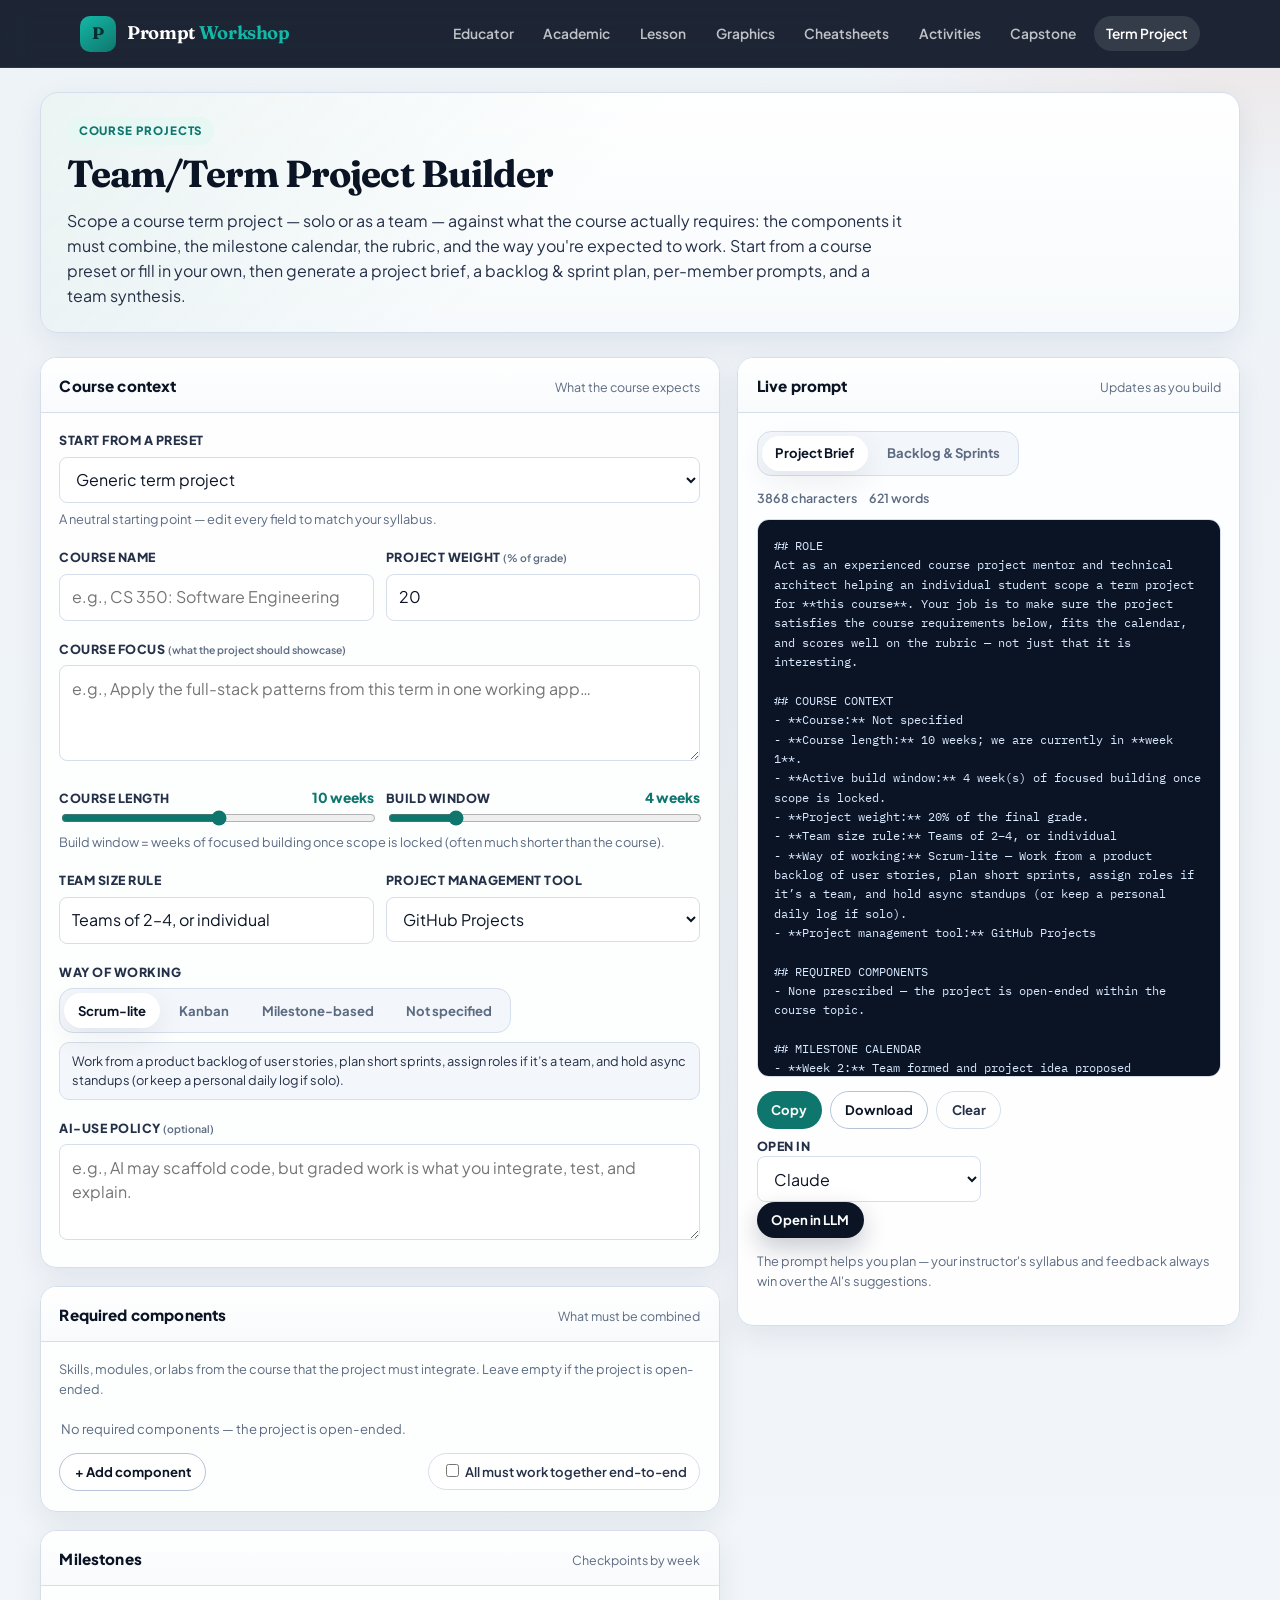
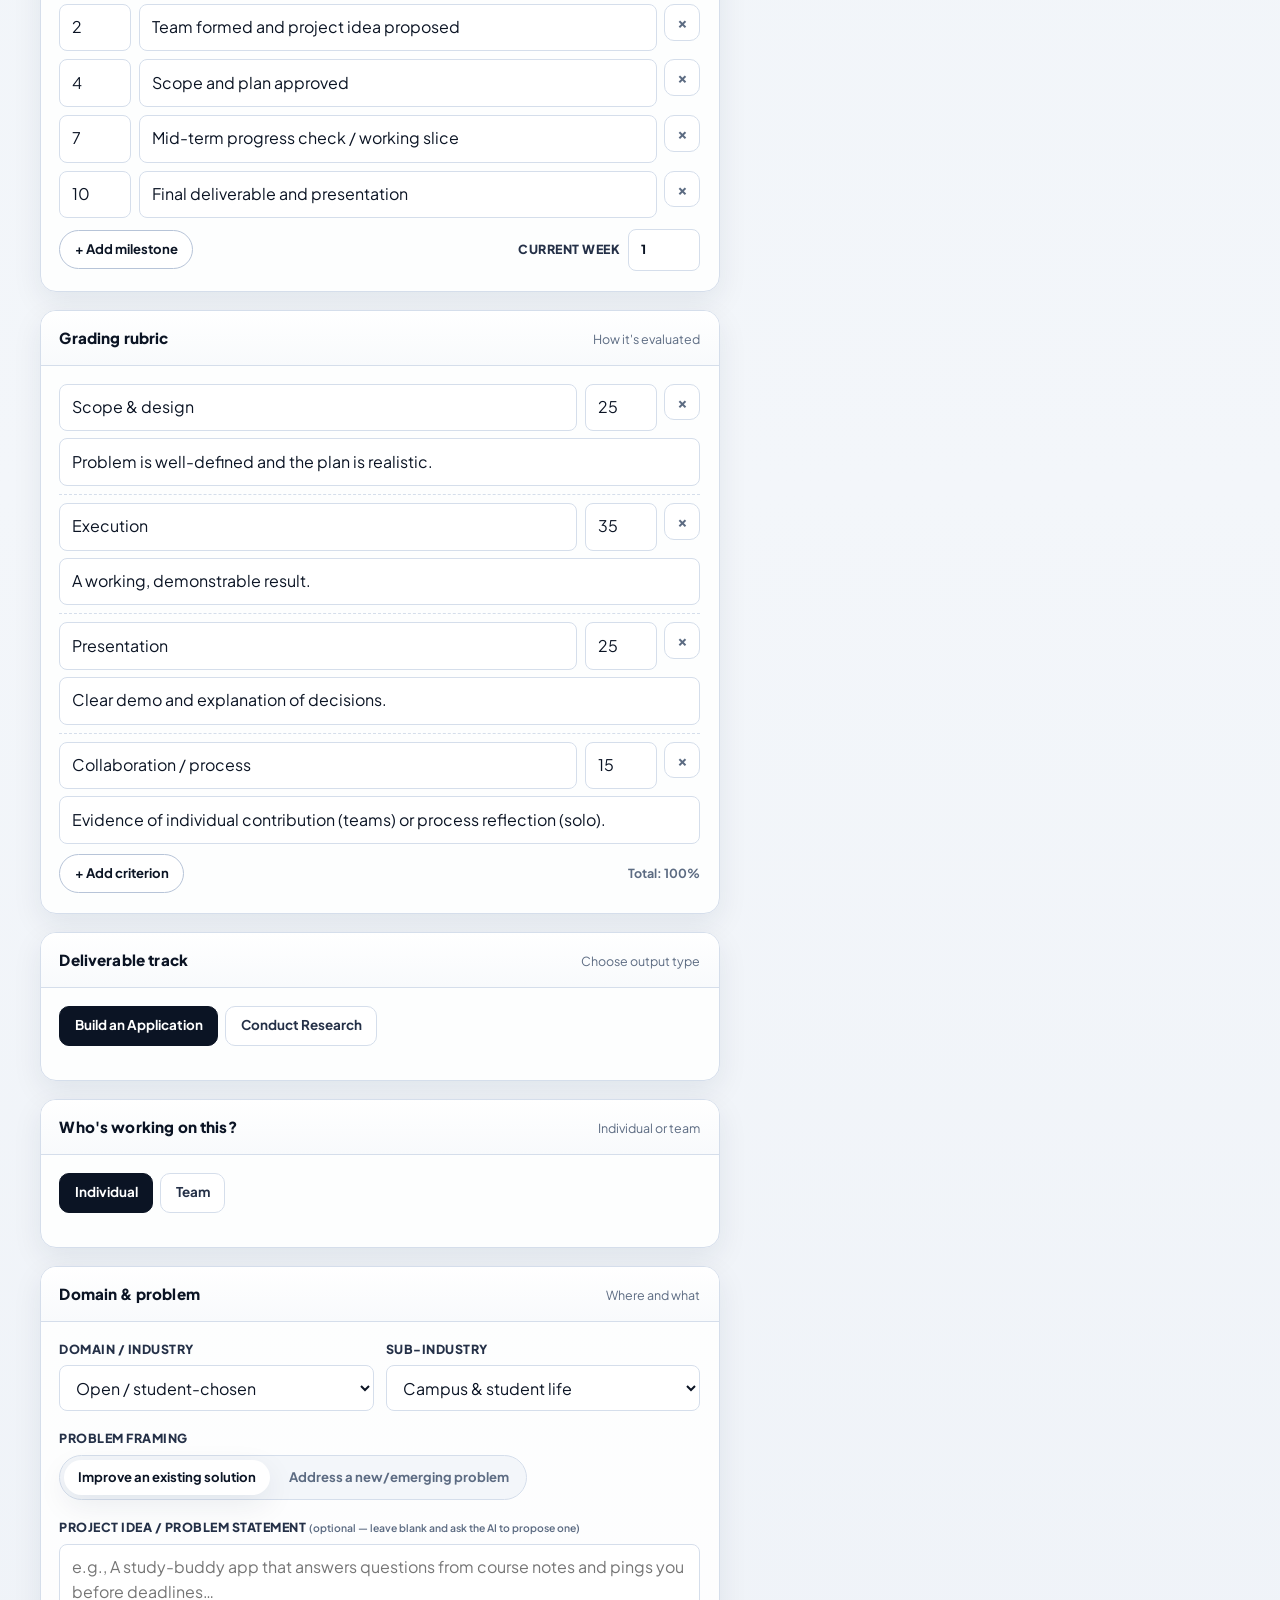
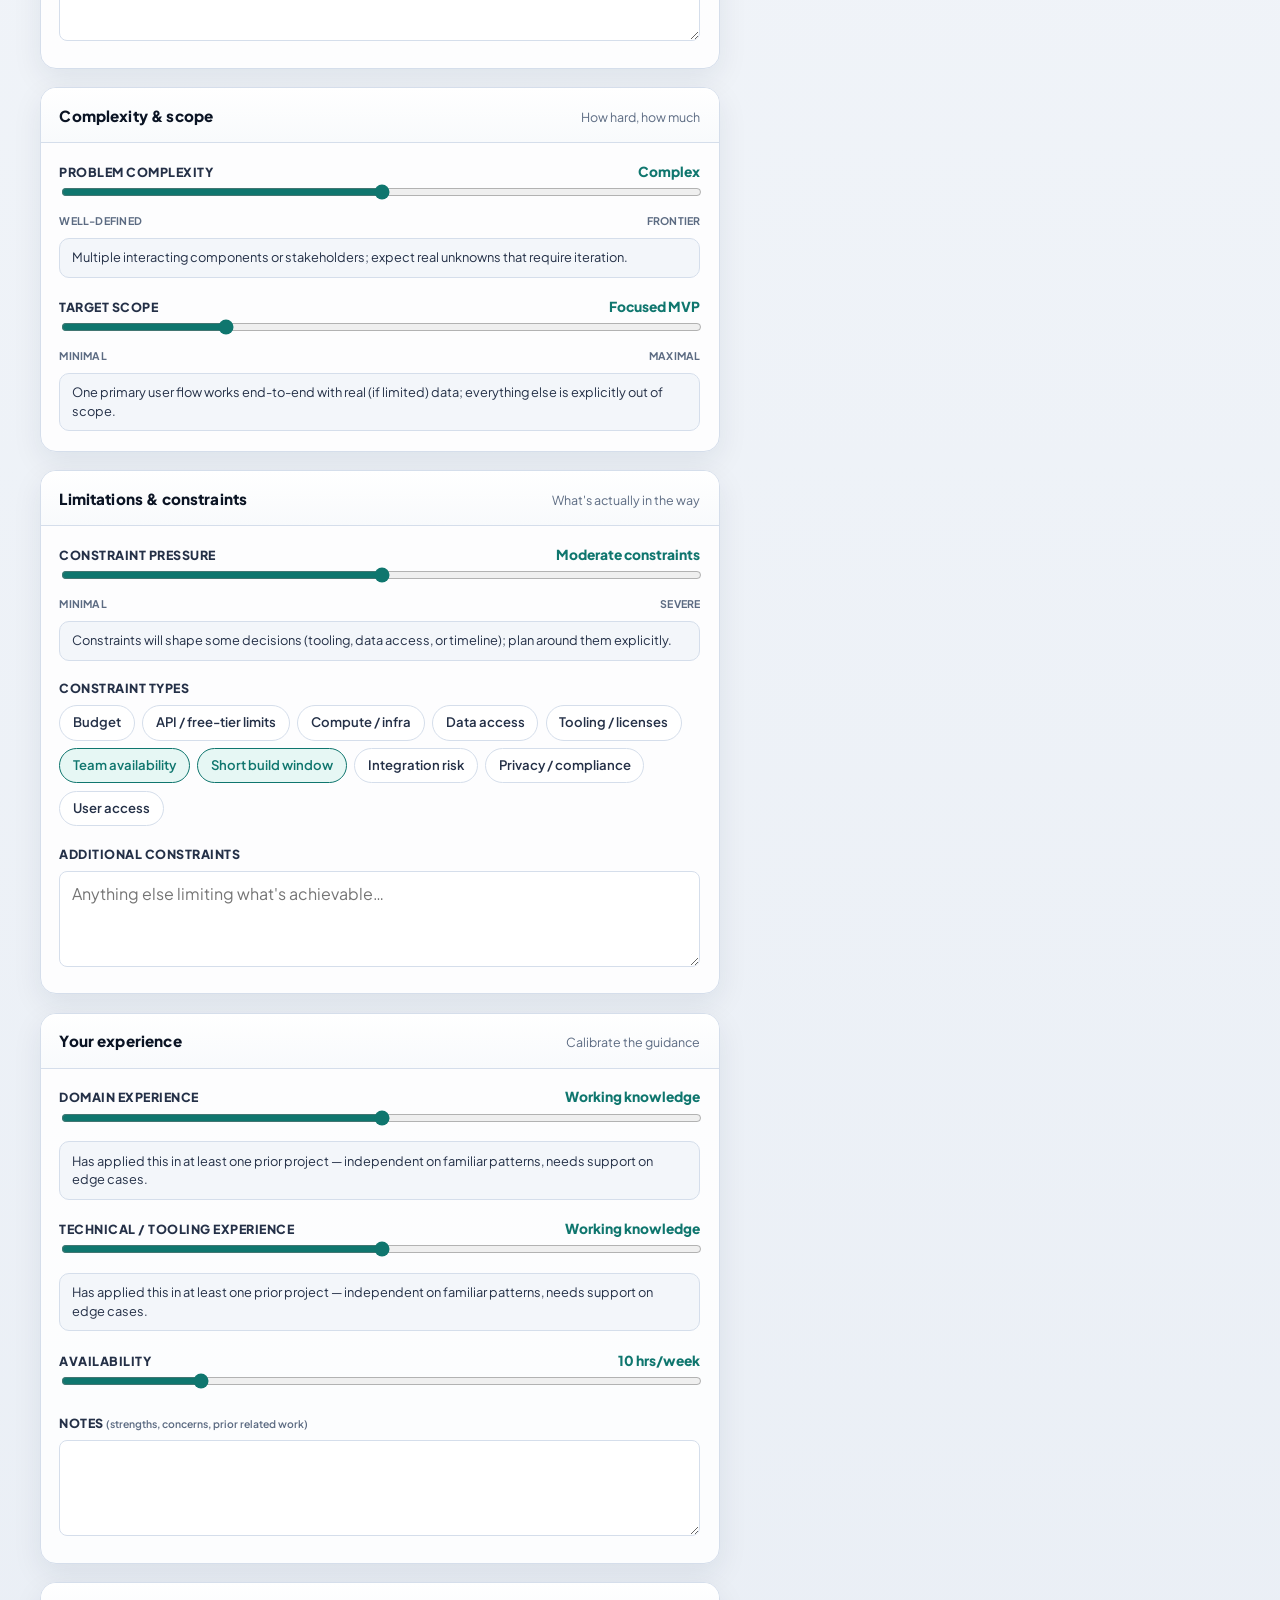
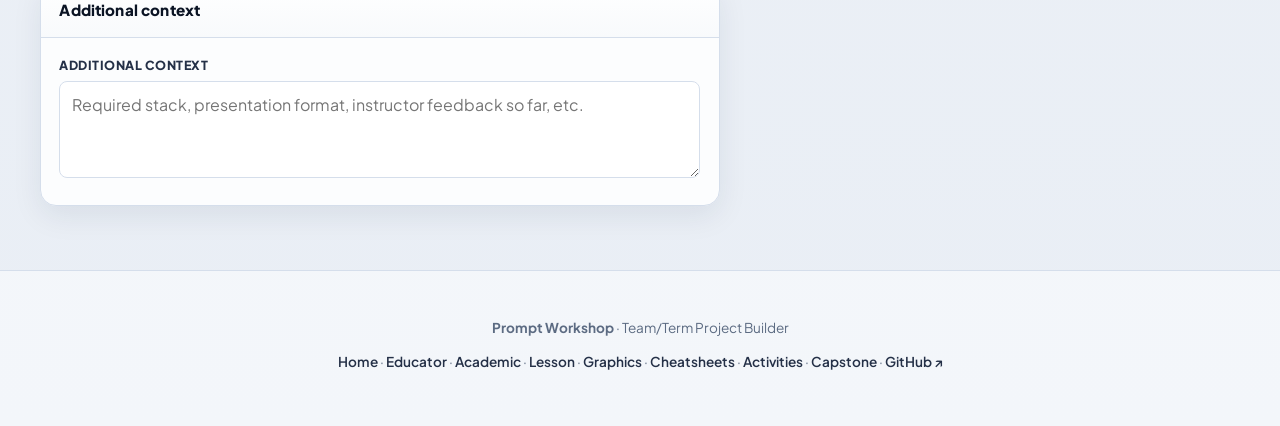
<file: builders/term-project.html>
<!DOCTYPE html>
<html lang="en">
<head>
  <meta charset="UTF-8" />
  <meta name="viewport" content="width=device-width, initial-scale=1.0" />
  <meta name="description" content="Team/Term Project Builder — scope a course term project against its required components, milestones, and rubric, then generate a project brief, backlog & sprint plan, and team synthesis." />
  <title>Team/Term Project Builder · Prompt Workshop</title>
  <link rel="preconnect" href="https://fonts.googleapis.com" />
  <link rel="preconnect" href="https://fonts.gstatic.com" crossorigin />
  <link href="https://fonts.googleapis.com/css2?family=Fraunces:opsz,wght@9..144,500;9..144,650;9..144,700&family=IBM+Plex+Mono:wght@400;500&family=Plus+Jakarta+Sans:wght@400;500;600;700;800&display=swap" rel="stylesheet" />
  <link rel="stylesheet" href="../assets/css/site.css" />
  <style>
    .mode-section { display: none; }
    .mode-section.show { display: block; }
    input[type="range"] { width: 100%; accent-color: var(--teal); cursor: pointer; }
    .level-header {
      display: flex;
      justify-content: space-between;
      align-items: baseline;
      gap: 0.5rem;
    }
    .level-value { font-weight: 800; color: var(--teal); font-size: 0.86rem; text-align: right; }
    .level-ticks {
      display: flex;
      justify-content: space-between;
      font-size: 0.66rem;
      font-weight: 700;
      color: var(--muted);
      margin-top: 0.35rem;
      text-transform: uppercase;
      letter-spacing: 0.02em;
    }
    .level-desc {
      margin-top: 0.55rem;
      font-size: 0.8rem;
      color: var(--ink-soft);
      background: var(--paper);
      border: 1px solid var(--line);
      border-radius: 10px;
      padding: 0.6rem 0.75rem;
      line-height: 1.45;
    }
    .field-label small { font-weight: 600; color: var(--muted); text-transform: none; letter-spacing: 0; }
    .edit-list > * + * { margin-top: 0.5rem; }
    .edit-row {
      display: grid;
      gap: 0.45rem;
      align-items: start;
    }
    .edit-row.cols-component { grid-template-columns: minmax(0, 1fr) auto; }
    .edit-row.cols-milestone { grid-template-columns: 4.5rem minmax(0, 1fr) auto; }
    .edit-row.cols-rubric { grid-template-columns: minmax(0, 1fr) 4.5rem auto; }
    .edit-row .rubric-desc { grid-column: 1 / -1; }
    .edit-row.cols-rubric + .edit-row.cols-rubric {
      border-top: 1px dashed var(--line);
      padding-top: 0.5rem;
    }
    .remove-btn {
      border: 1.5px solid var(--line);
      background: #fff;
      color: var(--muted);
      border-radius: 10px;
      font: inherit;
      font-weight: 800;
      width: 2.3rem;
      height: 2.3rem;
      cursor: pointer;
    }
    .remove-btn:hover { border-color: var(--coral, #d9634c); color: var(--ink); }
    .list-foot {
      display: flex;
      justify-content: space-between;
      align-items: center;
      gap: 0.5rem;
      flex-wrap: wrap;
      margin-top: 0.65rem;
    }
    .weight-total { font-size: 0.78rem; font-weight: 700; color: var(--muted); }
    .weight-total.off { color: #b4462f; }
    .preset-note { font-size: 0.8rem; color: var(--muted); margin-top: 0.45rem; }
    .roster-form {
      border: 1.5px dashed var(--line);
      border-radius: 12px;
      padding: 0.85rem 0.9rem;
      margin-top: 0.75rem;
    }
    .roster-form .stack > * + * { margin-top: 0.75rem; }
    .roster-card {
      border: 1.5px solid var(--line);
      border-radius: 12px;
      padding: 0.75rem 0.9rem;
      margin-top: 0.65rem;
      background: #fff;
    }
    .roster-card-head {
      display: flex;
      justify-content: space-between;
      align-items: center;
      gap: 0.5rem;
      flex-wrap: wrap;
    }
    .roster-card-head strong { font-size: 0.92rem; color: var(--ink); }
    .roster-role-badge {
      font-size: 0.68rem;
      font-weight: 800;
      text-transform: uppercase;
      letter-spacing: 0.03em;
      color: var(--teal);
      background: var(--teal-soft);
      padding: 0.15rem 0.5rem;
      border-radius: 999px;
    }
    .roster-meta {
      display: flex;
      flex-wrap: wrap;
      gap: 0.3rem 0.9rem;
      margin-top: 0.45rem;
      font-size: 0.76rem;
      color: var(--muted);
      font-weight: 600;
    }
    .roster-notes {
      margin-top: 0.4rem;
      font-size: 0.78rem;
      color: var(--ink-soft);
      font-style: italic;
    }
    .roster-actions {
      display: flex;
      gap: 0.4rem;
      margin-top: 0.65rem;
      flex-wrap: wrap;
    }
    .roster-empty {
      font-size: 0.82rem;
      color: var(--muted);
      padding: 0.4rem 0.1rem 0;
    }
    .output-target-seg { margin-bottom: 0.85rem; }
    #methodSeg, #outputTargetBlock { border-radius: 14px; }
  </style>
</head>
<body>
  <a class="skip-link" href="#main">Skip to content</a>

  <header class="site-header" role="banner">
    <div class="site-header-inner">
      <a class="brand" href="../index.html">
        <span class="brand-mark" aria-hidden="true">P</span>
        <span class="brand-name">Prompt <span>Workshop</span></span>
      </a>
      <nav class="nav-links" aria-label="Primary">
        <a href="educator.html">Educator</a>
        <a href="academic.html">Academic</a>
        <a href="lesson.html">Lesson</a>
        <a href="graphics.html">Graphics</a>
        <a href="cheatsheets.html">Cheatsheets</a>
        <a href="activities.html">Activities</a>
        <a href="capstone.html">Capstone</a>
        <a href="term-project.html" aria-current="page">Term Project</a>
      </nav>
    </div>
  </header>

  <main id="main" class="builder-shell">
    <div class="builder-intro">
      <span class="eyebrow">Course projects</span>
      <h1>Team/Term Project Builder</h1>
      <p>
        Scope a course term project — solo or as a team — against what the course actually requires: the components
        it must combine, the milestone calendar, the rubric, and the way you're expected to work. Start from a course
        preset or fill in your own, then generate a project brief, a backlog &amp; sprint plan, per-member prompts,
        and a team synthesis.
      </p>
    </div>

    <div class="builder-layout">
      <div class="stack" id="formPanels">

        <!-- Course context -->
        <section class="panel" aria-labelledby="course-heading">
          <div class="panel-head">
            <h2 id="course-heading">Course context</h2>
            <span class="hint">What the course expects</span>
          </div>
          <div class="panel-body stack">
            <div>
              <label class="field-label" for="presetSelect">Start from a preset</label>
              <select id="presetSelect"></select>
              <p class="preset-note" id="presetNote"></p>
            </div>
            <div class="row">
              <div>
                <label class="field-label" for="courseName">Course name</label>
                <input type="text" id="courseName" placeholder="e.g., CS 350: Software Engineering" autocomplete="off" />
              </div>
              <div>
                <label class="field-label" for="projectWeight">Project weight <small>(% of grade)</small></label>
                <input type="number" id="projectWeight" min="0" max="100" step="1" />
              </div>
            </div>
            <div>
              <label class="field-label" for="courseFocus">Course focus <small>(what the project should showcase)</small></label>
              <textarea id="courseFocus" rows="2" placeholder="e.g., Apply the full-stack patterns from this term in one working app…"></textarea>
            </div>
            <div class="row">
              <div>
                <div class="level-header">
                  <span class="field-label" style="margin:0;">Course length</span>
                  <span class="level-value" id="courseWeeksValue"></span>
                </div>
                <input type="range" id="courseWeeksSlider" min="4" max="16" step="1" aria-label="Course length in weeks" />
              </div>
              <div>
                <div class="level-header">
                  <span class="field-label" style="margin:0;">Build window</span>
                  <span class="level-value" id="buildWeeksValue"></span>
                </div>
                <input type="range" id="buildWeeksSlider" min="1" max="16" step="1" aria-label="Active build window in weeks" />
              </div>
            </div>
            <p class="field-hint" style="margin-top:0;">Build window = weeks of focused building once scope is locked (often much shorter than the course).</p>
            <div class="row">
              <div>
                <label class="field-label" for="teamSizeRule">Team size rule</label>
                <input type="text" id="teamSizeRule" placeholder="e.g., Teams of 2–4, or solo" autocomplete="off" />
              </div>
              <div>
                <label class="field-label" for="pmToolSelect">Project management tool</label>
                <select id="pmToolSelect">
                  <option>GitHub Projects</option>
                  <option>Trello</option>
                  <option>Notion</option>
                  <option>Jira</option>
                  <option>Linear</option>
                  <option>Spreadsheet / doc</option>
                  <option>Not decided</option>
                </select>
              </div>
            </div>
            <div>
              <span class="field-label">Way of working</span>
              <div class="seg" role="group" aria-label="Way of working" id="methodSeg"></div>
              <div class="level-desc" id="methodDesc"></div>
            </div>
            <div>
              <label class="field-label" for="aiPolicy">AI-use policy <small>(optional)</small></label>
              <textarea id="aiPolicy" rows="2" placeholder="e.g., AI may scaffold code, but graded work is what you integrate, test, and explain."></textarea>
            </div>
          </div>
        </section>

        <!-- Required components -->
        <section class="panel" aria-labelledby="components-heading">
          <div class="panel-head">
            <h2 id="components-heading">Required components</h2>
            <span class="hint">What must be combined</span>
          </div>
          <div class="panel-body">
            <p class="field-hint" style="margin-top:0;">Skills, modules, or labs from the course that the project must integrate. Leave empty if the project is open-ended.</p>
            <div class="edit-list" id="componentList"></div>
            <div class="list-foot">
              <button type="button" class="btn btn-secondary btn-sm" id="addComponentBtn">+ Add component</button>
              <label class="chip" style="cursor:pointer;"><input type="checkbox" id="integrateAll" style="margin-right:0.35rem;" />All must work together end-to-end</label>
            </div>
          </div>
        </section>

        <!-- Milestones -->
        <section class="panel" aria-labelledby="milestones-heading">
          <div class="panel-head">
            <h2 id="milestones-heading">Milestones</h2>
            <span class="hint">Checkpoints by week</span>
          </div>
          <div class="panel-body">
            <div class="edit-list" id="milestoneList"></div>
            <div class="list-foot">
              <button type="button" class="btn btn-secondary btn-sm" id="addMilestoneBtn">+ Add milestone</button>
              <label class="field-label" style="margin:0;display:flex;align-items:center;gap:0.5rem;" for="currentWeek">
                Current week
                <input type="number" id="currentWeek" min="1" max="16" step="1" style="width:4.5rem;" />
              </label>
            </div>
          </div>
        </section>

        <!-- Rubric -->
        <section class="panel" aria-labelledby="rubric-heading">
          <div class="panel-head">
            <h2 id="rubric-heading">Grading rubric</h2>
            <span class="hint">How it's evaluated</span>
          </div>
          <div class="panel-body">
            <div class="edit-list" id="rubricList"></div>
            <div class="list-foot">
              <button type="button" class="btn btn-secondary btn-sm" id="addRubricBtn">+ Add criterion</button>
              <span class="weight-total" id="rubricTotal"></span>
            </div>
          </div>
        </section>

        <!-- Deliverable track -->
        <section class="panel" aria-labelledby="track-heading">
          <div class="panel-head">
            <h2 id="track-heading">Deliverable track</h2>
            <span class="hint">Choose output type</span>
          </div>
          <div class="panel-body">
            <div class="mode-row" role="group" aria-label="Deliverable track">
              <button type="button" class="mode-btn active" id="trackApplication">Build an Application</button>
              <button type="button" class="mode-btn" id="trackResearch">Conduct Research</button>
            </div>
          </div>
        </section>

        <!-- Team setup -->
        <section class="panel" aria-labelledby="team-heading">
          <div class="panel-head">
            <h2 id="team-heading">Who's working on this?</h2>
            <span class="hint">Individual or team</span>
          </div>
          <div class="panel-body">
            <div class="mode-row" role="group" aria-label="Team setup">
              <button type="button" class="mode-btn active" id="teamIndividual">Individual</button>
              <button type="button" class="mode-btn" id="teamTeam">Team</button>
            </div>
          </div>
        </section>

        <!-- Domain & problem -->
        <section class="panel" aria-labelledby="domain-heading">
          <div class="panel-head">
            <h2 id="domain-heading">Domain &amp; problem</h2>
            <span class="hint">Where and what</span>
          </div>
          <div class="panel-body stack">
            <div class="row">
              <div>
                <label class="field-label" for="domainSelect">Domain / industry</label>
                <select id="domainSelect"></select>
              </div>
              <div>
                <label class="field-label" for="subIndustrySelect">Sub-industry</label>
                <select id="subIndustrySelect"></select>
              </div>
            </div>
            <div>
              <span class="field-label">Problem framing</span>
              <div class="seg" role="group" aria-label="Problem framing" id="framingSeg">
                <button type="button" data-value="existing" class="active">Improve an existing solution</button>
                <button type="button" data-value="emerging">Address a new/emerging problem</button>
              </div>
            </div>
            <div>
              <label class="field-label" for="problemStatement">Project idea / problem statement <small>(optional — leave blank and ask the AI to propose one)</small></label>
              <textarea id="problemStatement" rows="3" placeholder="e.g., A study-buddy app that answers questions from course notes and pings you before deadlines…"></textarea>
            </div>
          </div>
        </section>

        <!-- Complexity & scope -->
        <section class="panel" aria-labelledby="complexity-heading">
          <div class="panel-head">
            <h2 id="complexity-heading">Complexity &amp; scope</h2>
            <span class="hint">How hard, how much</span>
          </div>
          <div class="panel-body stack">
            <div>
              <div class="level-header">
                <span class="field-label" style="margin:0;">Problem complexity</span>
                <span class="level-value" id="complexityValue"></span>
              </div>
              <input type="range" id="complexitySlider" min="0" max="4" step="1" aria-label="Problem complexity" />
              <div class="level-ticks"><span>Well-defined</span><span>Frontier</span></div>
              <div class="level-desc" id="complexityDesc"></div>
            </div>
            <div>
              <div class="level-header">
                <span class="field-label" style="margin:0;">Target scope</span>
                <span class="level-value" id="scopeValue"></span>
              </div>
              <input type="range" id="scopeSlider" min="0" max="4" step="1" aria-label="Target scope" />
              <div class="level-ticks"><span>Minimal</span><span>Maximal</span></div>
              <div class="level-desc" id="scopeDesc"></div>
            </div>
          </div>
        </section>

        <!-- Constraints -->
        <section class="panel" aria-labelledby="constraints-heading">
          <div class="panel-head">
            <h2 id="constraints-heading">Limitations &amp; constraints</h2>
            <span class="hint">What's actually in the way</span>
          </div>
          <div class="panel-body stack">
            <div>
              <div class="level-header">
                <span class="field-label" style="margin:0;">Constraint pressure</span>
                <span class="level-value" id="pressureValue"></span>
              </div>
              <input type="range" id="pressureSlider" min="0" max="4" step="1" aria-label="Constraint pressure" />
              <div class="level-ticks"><span>Minimal</span><span>Severe</span></div>
              <div class="level-desc" id="pressureDesc"></div>
            </div>
            <div>
              <span class="field-label">Constraint types</span>
              <div class="chip-grid" id="constraintGrid" role="group" aria-label="Constraint types"></div>
            </div>
            <div>
              <label class="field-label" for="additionalConstraints">Additional constraints</label>
              <textarea id="additionalConstraints" rows="2" placeholder="Anything else limiting what's achievable…"></textarea>
            </div>
          </div>
        </section>

        <!-- Individual profile -->
        <section class="panel mode-section show" id="profileSection" aria-labelledby="profile-heading">
          <div class="panel-head">
            <h2 id="profile-heading">Your experience</h2>
            <span class="hint">Calibrate the guidance</span>
          </div>
          <div class="panel-body stack">
            <div>
              <div class="level-header">
                <span class="field-label" style="margin:0;">Domain experience</span>
                <span class="level-value" id="profileDomainValue"></span>
              </div>
              <input type="range" id="profileDomainSlider" min="0" max="4" step="1" aria-label="Your domain experience" />
              <div class="level-desc" id="profileDomainDesc"></div>
            </div>
            <div>
              <div class="level-header">
                <span class="field-label" style="margin:0;">Technical / tooling experience</span>
                <span class="level-value" id="profileTechValue"></span>
              </div>
              <input type="range" id="profileTechSlider" min="0" max="4" step="1" aria-label="Your technical experience" />
              <div class="level-desc" id="profileTechDesc"></div>
            </div>
            <div>
              <div class="level-header">
                <span class="field-label" style="margin:0;">Availability</span>
                <span class="level-value" id="profileAvailabilityValue"></span>
              </div>
              <input type="range" id="profileAvailabilitySlider" min="2" max="40" step="1" aria-label="Your weekly availability" />
            </div>
            <div>
              <label class="field-label" for="profileNotes">Notes <small>(strengths, concerns, prior related work)</small></label>
              <textarea id="profileNotes" rows="2"></textarea>
            </div>
          </div>
        </section>

        <!-- Team roster -->
        <section class="panel mode-section" id="rosterSection" aria-labelledby="roster-heading">
          <div class="panel-head">
            <h2 id="roster-heading">Team roster</h2>
            <span class="hint">Add each member</span>
          </div>
          <div class="panel-body">
            <p class="field-hint">Add every team member. Each gets their own prompt to copy or download — then use the Backlog and Team Synthesis tabs in the output panel.</p>
            <div class="roster-form">
              <div class="stack">
                <div class="row">
                  <div>
                    <label class="field-label" for="nmName">Name</label>
                    <input type="text" id="nmName" placeholder="e.g., Priya" autocomplete="off" />
                  </div>
                  <div>
                    <label class="field-label" for="nmRole">Role / track</label>
                    <select id="nmRole">
                      <option>Scrum lead / PM</option>
                      <option>Frontend / Mobile</option>
                      <option>Backend</option>
                      <option>Data / ML / AI</option>
                      <option>Research</option>
                      <option>Design / UX</option>
                      <option>QA / Testing</option>
                      <option>DevOps / Infra</option>
                      <option>Other</option>
                    </select>
                  </div>
                </div>
                <div>
                  <label class="field-label" for="nmComponents">Owns components <small>(optional)</small></label>
                  <input type="text" id="nmComponents" placeholder="e.g., RAG pipeline, push notifications" autocomplete="off" />
                </div>
                <div>
                  <div class="level-header">
                    <span class="field-label" style="margin:0;">Domain experience</span>
                    <span class="level-value" id="nmDomainValue"></span>
                  </div>
                  <input type="range" id="nmDomainSlider" min="0" max="4" step="1" value="2" aria-label="Member domain experience" />
                  <div class="level-desc" id="nmDomainDesc"></div>
                </div>
                <div>
                  <div class="level-header">
                    <span class="field-label" style="margin:0;">Technical / tooling experience</span>
                    <span class="level-value" id="nmTechValue"></span>
                  </div>
                  <input type="range" id="nmTechSlider" min="0" max="4" step="1" value="2" aria-label="Member technical experience" />
                  <div class="level-desc" id="nmTechDesc"></div>
                </div>
                <div>
                  <div class="level-header">
                    <span class="field-label" style="margin:0;">Availability</span>
                    <span class="level-value" id="nmAvailabilityValue">10 hrs/week</span>
                  </div>
                  <input type="range" id="nmAvailabilitySlider" min="2" max="40" step="1" value="10" aria-label="Member weekly availability" />
                </div>
                <div>
                  <label class="field-label" for="nmNotes">Notes <small>(optional)</small></label>
                  <textarea id="nmNotes" rows="2"></textarea>
                </div>
                <button type="button" class="btn btn-primary btn-sm" id="addMemberBtn">Add to roster</button>
              </div>
            </div>
            <div id="rosterList"></div>
          </div>
        </section>

        <!-- Additional context -->
        <section class="panel" aria-labelledby="extra-heading">
          <div class="panel-head">
            <h2 id="extra-heading">Additional context</h2>
          </div>
          <div class="panel-body">
            <label class="field-label" for="additional">Additional context</label>
            <textarea id="additional" rows="3" placeholder="Required stack, presentation format, instructor feedback so far, etc."></textarea>
          </div>
        </section>
      </div>

      <!-- Output -->
      <aside class="panel output-panel" aria-labelledby="output-heading">
        <div class="panel-head">
          <h2 id="output-heading">Live prompt</h2>
          <span class="hint">Updates as you build</span>
        </div>
        <div class="panel-body">
          <div class="seg output-target-seg" id="outputTargetBlock" role="group" aria-label="Prompt to generate">
            <button type="button" class="active" data-target="brief">Project Brief</button>
            <button type="button" data-target="backlog">Backlog &amp; Sprints</button>
            <button type="button" data-target="synthesis" id="synthesisTab">Team Synthesis</button>
          </div>
          <div class="stats">
            <span id="charCount">0 characters</span>
            <span id="wordCount">0 words</span>
          </div>
          <div class="output-box" id="outputBox" role="region" aria-live="polite" aria-label="Generated prompt" tabindex="0"></div>
          <div class="output-actions">
            <button type="button" class="btn btn-accent btn-sm" id="copyBtn">Copy</button>
            <button type="button" class="btn btn-secondary btn-sm" id="downloadBtn">Download</button>
            <button type="button" class="btn btn-ghost btn-sm" id="clearBtn">Clear</button>
            <span class="copy-toast" id="copyToast" aria-live="polite">Copied!</span>
            <div class="llm-row">
              <label for="llmSelect" class="field-label" style="margin:0;">Open in</label>
              <select id="llmSelect" aria-label="Choose LLM destination">
                <option value="claude">Claude</option>
                <option value="chatgpt">ChatGPT</option>
                <option value="gemini">Gemini</option>
                <option value="copilot">Copilot</option>
              </select>
              <button type="button" class="btn btn-primary btn-sm" id="openLlmBtn">Open in LLM</button>
            </div>
          </div>
          <p class="required-note">The prompt helps you plan — your instructor's syllabus and feedback always win over the AI's suggestions.</p>
        </div>
      </aside>
    </div>
  </main>

  <footer class="site-footer">
    <p><strong>Prompt Workshop</strong> · Team/Term Project Builder</p>
    <p style="margin-top:0.4rem;"><a href="../index.html">Home</a> · <a href="educator.html">Educator</a> · <a href="academic.html">Academic</a> · <a href="lesson.html">Lesson</a> · <a href="graphics.html">Graphics</a> · <a href="cheatsheets.html">Cheatsheets</a> · <a href="activities.html">Activities</a> · <a href="capstone.html">Capstone</a> · <a href="https://github.com/clarkngo/prompt-builder" target="_blank" rel="noopener noreferrer">GitHub ↗</a></p>
  </footer>

  <script>
(function () {
  'use strict';

  var STORAGE_KEY = 'promptWorkshop.termProject.v1';

  // Course presets. Add a new course by appending an entry here; "generic" is the blank-slate default.
  var PRESETS = [
    {
      id: 'generic',
      label: 'Generic term project',
      note: 'A neutral starting point — edit every field to match your syllabus.',
      course: {
        courseName: '',
        courseFocus: '',
        projectWeight: 20,
        courseWeeks: 10,
        buildWeeks: 4,
        teamSizeRule: 'Teams of 2–4, or individual',
        method: 'scrum',
        pmTool: 'GitHub Projects',
        aiPolicy: '',
        integrateAll: false,
        components: [],
        milestones: [
          { week: 2, text: 'Team formed and project idea proposed' },
          { week: 4, text: 'Scope and plan approved' },
          { week: 7, text: 'Mid-term progress check / working slice' },
          { week: 10, text: 'Final deliverable and presentation' }
        ],
        rubric: [
          { name: 'Scope & design', weight: 25, desc: 'Problem is well-defined and the plan is realistic.' },
          { name: 'Execution', weight: 35, desc: 'A working, demonstrable result.' },
          { name: 'Presentation', weight: 25, desc: 'Clear demo and explanation of decisions.' },
          { name: 'Collaboration / process', weight: 15, desc: 'Evidence of individual contribution (teams) or process reflection (solo).' }
        ]
      }
    },
    {
      id: 'ai410',
      label: 'AI 410: AI Engineering (Term Project)',
      note: 'Combine all 4 HOS into one cohesive app. Idea due Wk 6, architecture Wk 8, scope locked Wk 9, live demo Wk 10.',
      course: {
        courseName: 'AI 410: AI Engineering',
        courseFocus: 'Synthesize all four Hands-On Skills (HOS) from the term into one cohesive, working AI application.',
        projectWeight: 20,
        courseWeeks: 10,
        buildWeeks: 2,
        teamSizeRule: 'Team or individual — teams of 2–4 are typical, but not required',
        method: 'scrum',
        pmTool: 'GitHub Projects',
        aiPolicy: 'Create/Scaffold is never graded on its own — AI-assisted scaffolding is the starting point, not the deliverable. Graded work is the integration, a working result, and your ability to explain it.',
        integrateAll: true,
        components: [
          'HOS 1 — Agentic loop with tool calling',
          'HOS 2 — Retrieval-augmented generation (RAG) with a vector database',
          'HOS 3 — Guardrails / output validation and background (async) jobs',
          'HOS 4 — Mobile client with push notifications and observability'
        ],
        milestones: [
          { week: 1, text: 'Project introduced; begin ideating' },
          { week: 6, text: 'Team formed (or solo confirmed) + one-paragraph idea naming which HOS pieces it combines' },
          { week: 8, text: 'Architecture diagram and integration review' },
          { week: 9, text: 'Scope locked as a short backlog of user stories; building starts' },
          { week: 10, text: 'Feature-complete; all HOS pieces work together; live walkthrough demo' }
        ],
        rubric: [
          { name: 'Synthesis & Scope', weight: 25, desc: 'How clearly the project’s use of all 4 HOS is defined.' },
          { name: 'Execution', weight: 35, desc: 'A working, demonstrable result.' },
          { name: 'Presentation', weight: 25, desc: 'Clarity of the Week 10 live demo.' },
          { name: 'Collaboration', weight: 15, desc: 'Individual contribution (teams) or process reflection (solo).' }
        ]
      }
    }
  ];

  var METHODS = [
    { id: 'scrum', label: 'Scrum-lite', directive: 'Work from a product backlog of user stories, plan short sprints, assign roles if it’s a team, and hold async standups (or keep a personal daily log if solo).' },
    { id: 'kanban', label: 'Kanban', directive: 'Pull work from a prioritized board (To do / Doing / Done) with a small work-in-progress limit; no fixed sprints.' },
    { id: 'milestone', label: 'Milestone-based', directive: 'Plan backwards from the course milestones; each phase ends in a concrete, reviewable artifact.' },
    { id: 'none', label: 'Not specified', directive: 'The course does not prescribe a process — recommend a lightweight one that fits the team and timeline.' }
  ];

  var DOMAINS = [
    { id: 'open', label: 'Open / student-chosen', subs: ['Campus & student life', 'Personal productivity', 'Community or local organization', 'Developer tools', 'Other (describe in the idea)'] },
    { id: 'healthcare', label: 'Healthcare & Life Sciences', subs: ['Clinical care & diagnostics', 'Mental & behavioral health', 'Health insurance & payers', 'Medical devices & wearables', 'Public health & epidemiology', 'Elder & home care', 'Pharma & drug discovery'] },
    { id: 'fintech', label: 'Finance & Fintech', subs: ['Consumer banking & payments', 'Lending & credit', 'Wealth & investing', 'Insurance (insurtech)', 'Fraud & risk', 'Regulatory & compliance (regtech)', 'Crypto & digital assets'] },
    { id: 'edtech', label: 'Education & EdTech', subs: ['K-12 learning tools', 'Higher ed & LMS', 'Corporate L&D / upskilling', 'Special education & accessibility', 'Test prep & credentialing', 'Tutoring & AI mentors'] },
    { id: 'retail', label: 'Retail & E-commerce', subs: ['Online marketplaces', 'In-store retail tech', 'Supply chain visibility', 'Personalization & recommendations', 'Customer service & returns', 'Loyalty & payments'] },
    { id: 'manufacturing', label: 'Manufacturing & Supply Chain', subs: ['Factory automation & IoT', 'Predictive maintenance', 'Quality control & inspection', 'Logistics & fleet routing', 'Inventory & demand planning', 'Sustainability & circular supply chains'] },
    { id: 'agtech', label: 'Agriculture & AgTech', subs: ['Precision farming', 'Crop & yield monitoring', 'Livestock management', 'Food safety & traceability', 'Agri-fintech & insurance', 'Vertical / urban farming'] },
    { id: 'energy', label: 'Energy & Sustainability', subs: ['Renewable generation', 'Grid & demand management', 'Carbon accounting', 'EV & battery tech', 'Climate risk analytics', 'Circular economy & waste'] },
    { id: 'govtech', label: 'Government & Public Sector', subs: ['Citizen services & permitting', 'Public safety & emergency response', 'Civic transparency & data', 'Elections & voting infrastructure', 'Smart cities & infrastructure', 'Social services & benefits'] },
    { id: 'media', label: 'Media & Entertainment', subs: ['Streaming & content discovery', 'Gaming & interactive media', 'Creator tools & monetization', 'News & misinformation', 'Sports analytics', 'Advertising & audience measurement'] },
    { id: 'logistics', label: 'Transportation & Logistics', subs: ['Last-mile delivery', 'Freight & fleet management', 'Ride-hailing & mobility', 'Warehouse automation', 'Aviation & maritime ops', 'Autonomous vehicles'] },
    { id: 'nonprofit', label: 'Nonprofit & Social Impact', subs: ['Disaster relief & humanitarian aid', 'Poverty & financial inclusion', 'Refugee & immigration services', 'Environmental conservation', 'Volunteer & donor management', 'Community health outreach'] },
    { id: 'cybersecurity', label: 'Cybersecurity', subs: ['Threat detection & response', 'Identity & access management', 'Application security', 'Privacy & data governance', 'Fraud & abuse prevention', 'Security awareness & training'] },
    { id: 'hr', label: 'HR & Workforce', subs: ['Recruiting & hiring', 'Employee engagement & retention', 'Performance management', 'Payroll & benefits', 'Workforce planning & scheduling', 'DEI analytics'] },
    { id: 'proptech', label: 'Real Estate & PropTech', subs: ['Property search & listings', 'Property management', 'Construction tech', 'Smart buildings & facilities', 'Real estate investing', 'Short-term rentals'] },
    { id: 'legaltech', label: 'Legal & LegalTech', subs: ['Contract analysis & review', 'Legal research', 'Compliance & e-discovery', 'Access to justice', 'IP & patent management', 'Court & case management'] }
  ];

  var PROBLEM_FRAMING = {
    existing: { label: 'Improve an existing solution', directive: 'Target a known, already-addressed problem. Articulate what existing solutions get wrong or leave out and how this project meaningfully improves on them rather than replicating them.' },
    emerging: { label: 'Address a new/emerging problem', directive: 'Target a problem that is under-addressed or newly emerging. First establish that it is real and worth solving (evidence, affected users, why now) before proposing a solution.' }
  };

  var COMPLEXITY_LEVELS = [
    { label: 'Well-defined', directive: 'A known problem type with established patterns to follow; ambiguity is low and reference examples exist.' },
    { label: 'Moderate', directive: 'Some unknowns, but the work is mostly integrating or adapting existing tools, data, and approaches.' },
    { label: 'Complex', directive: 'Multiple interacting components or stakeholders; expect real unknowns that require iteration.' },
    { label: 'Highly complex', directive: 'Significant technical or research risk; few playbooks apply directly — expect to prototype, fail, and revise.' },
    { label: 'Frontier', directive: 'Borders on an open research question. Expect pivots, and build in explicit re-scoping checkpoints.' }
  ];

  var APP_SCOPE_LEVELS = [
    { label: 'Proof-of-concept sketch', directive: 'A minimal, possibly hard-coded demo that shows the core idea works.' },
    { label: 'Focused MVP', directive: 'One primary user flow works end-to-end with real (if limited) data; everything else is explicitly out of scope.' },
    { label: 'Full-featured prototype', directive: 'Multiple flows work together with reasonable error handling; demo-ready but not hardened for production.' },
    { label: 'Pilot-ready system', directive: 'Stable enough for a small group of real users, with basic monitoring and a feedback plan.' },
    { label: 'Production-grade system', directive: 'Meets production expectations for reliability, security, and scale — a very high bar for a term project.' }
  ];

  var RESEARCH_SCOPE_LEVELS = [
    { label: 'Literature scan', directive: 'Summarize and synthesize existing work; no original data collection required.' },
    { label: 'Focused study', directive: 'One narrow question with a small dataset or limited experiment; conclusions are provisional.' },
    { label: 'Comprehensive study', directive: 'A well-designed methodology, adequate data, and honest discussion of limitations.' },
    { label: 'Publishable-quality paper', directive: 'The rigor expected of a workshop or conference submission.' },
    { label: 'Novel research contribution', directive: 'A genuinely new finding, method, or dataset — ambitious for a term project.' }
  ];

  var CONSTRAINT_PRESSURE_LEVELS = [
    { label: 'Minimal constraints', directive: 'The team has largely what it needs; constraints should not shape scope decisions.' },
    { label: 'Light constraints', directive: 'A few limitations with workarounds available; note them without letting them drive the plan.' },
    { label: 'Moderate constraints', directive: 'Constraints will shape some decisions (tooling, data access, or timeline); plan around them explicitly.' },
    { label: 'Heavy constraints', directive: 'Constraints materially limit what is achievable; actively descope or sequence around them.' },
    { label: 'Severe constraints', directive: 'One or more hard blockers exist; flag whether the project as framed is feasible at all.' }
  ];

  var EXPERIENCE_LEVELS = [
    { label: 'New to this', directive: 'No prior exposure — plan a learning ramp and prefer well-documented, mainstream tools.' },
    { label: 'Some familiarity', directive: 'Coursework or light exposure only — will lean on tutorials, examples, and close guidance.' },
    { label: 'Working knowledge', directive: 'Has applied this in at least one prior project — independent on familiar patterns, needs support on edge cases.' },
    { label: 'Experienced', directive: 'Comfortable working independently, including debugging and design decisions.' },
    { label: 'Deep expertise', directive: 'Could mentor others; has professional or advanced academic experience to draw on.' }
  ];

  var CONSTRAINT_TYPES = [
    { id: 'budget', label: 'Budget', directive: 'Little or no money for paid tools, APIs, data, or infrastructure.' },
    { id: 'api-limits', label: 'API / free-tier limits', directive: 'Relying on free tiers or rate-limited APIs (LLM, hosting, push, database) that cap usage.' },
    { id: 'compute', label: 'Compute / infra', directive: 'Limited compute, hosting, or infrastructure.' },
    { id: 'data-access', label: 'Data access', directive: 'Needed data is hard to obtain, incomplete, sensitive, or licensed.' },
    { id: 'tooling', label: 'Tooling / licenses', directive: 'Required software, platforms, devices, or licenses are unavailable or restricted.' },
    { id: 'team-availability', label: 'Team availability', directive: 'Members have limited hours due to other courses, jobs, or commitments.' },
    { id: 'short-window', label: 'Short build window', directive: 'Most of the building happens in a compressed window at the end of the term.' },
    { id: 'integration', label: 'Integration risk', directive: 'Separately built pieces must work together, and integration issues surface late.' },
    { id: 'regulatory', label: 'Privacy / compliance', directive: 'The domain carries privacy, safety, or regulatory requirements that constrain what can be built or tested.' },
    { id: 'stakeholder-access', label: 'User access', directive: 'Limited access to real users or stakeholders for feedback.' }
  ];

  var LLM_URLS = {
    claude: 'https://claude.ai/new',
    chatgpt: 'https://chatgpt.com/',
    gemini: 'https://gemini.google.com/app',
    copilot: 'https://copilot.microsoft.com/'
  };

  function clone(obj) { return JSON.parse(JSON.stringify(obj)); }

  function defaultState() {
    var s = {
      preset: 'generic',
      currentWeek: 1,
      track: 'application',
      teamMode: 'individual',
      domain: 'open',
      subIndustry: DOMAINS[0].subs[0],
      problemFraming: 'existing',
      problemStatement: '',
      complexity: 2,
      scope: 1,
      constraintPressure: 2,
      constraintTypes: ['team-availability', 'short-window'],
      additionalConstraints: '',
      profileDomainExp: 2,
      profileTechExp: 2,
      profileAvailability: 10,
      profileNotes: '',
      roster: [],
      additional: '',
      outputTarget: 'brief'
    };
    var course = clone(PRESETS[0].course);
    Object.keys(course).forEach(function (k) { s[k] = course[k]; });
    return s;
  }

  var state = defaultState();
  var els = {};
  var restoring = false;

  function $(id) { return document.getElementById(id); }

  function saveState() {
    if (restoring) return;
    try { localStorage.setItem(STORAGE_KEY, JSON.stringify(state)); } catch (e) { /* ignore */ }
  }

  function loadState() {
    try {
      var raw = localStorage.getItem(STORAGE_KEY);
      if (!raw) return;
      var saved = JSON.parse(raw);
      Object.keys(saved).forEach(function (key) {
        if (Object.prototype.hasOwnProperty.call(state, key)) state[key] = saved[key];
      });
    } catch (e) { /* ignore */ }
  }

  function changed() {
    saveState();
    renderOutput();
  }

  function domainObj() {
    return DOMAINS.filter(function (d) { return d.id === state.domain; })[0] || DOMAINS[0];
  }
  function methodObj() {
    return METHODS.filter(function (m) { return m.id === state.method; })[0] || METHODS[METHODS.length - 1];
  }
  function scopeLevels() {
    return state.track === 'research' ? RESEARCH_SCOPE_LEVELS : APP_SCOPE_LEVELS;
  }
  function slug(text) {
    return (text || '').toLowerCase().replace(/[^a-z0-9]+/g, '-').replace(/^-|-$/g, '');
  }
  function components() {
    return state.components.map(function (c) { return c.trim(); }).filter(Boolean);
  }
  function milestones() {
    return state.milestones
      .filter(function (m) { return (m.text || '').trim(); })
      .slice()
      .sort(function (a, b) { return (a.week || 0) - (b.week || 0); });
  }
  function rubric() {
    return state.rubric.filter(function (r) { return (r.name || '').trim(); });
  }
  function courseLabel() {
    return state.courseName.trim() || 'this course';
  }

  // ---- Sliders ----

  function bindLevelSlider(sliderId, valueElId, descElId, levelsGetter, onChange) {
    var slider = $(sliderId);
    var valueEl = $(valueElId);
    var descEl = $(descElId);
    function render() {
      var levels = levelsGetter();
      var idx = Math.max(0, Math.min(levels.length - 1, parseInt(slider.value, 10)));
      valueEl.textContent = levels[idx].label;
      descEl.textContent = levels[idx].directive;
      slider.setAttribute('aria-valuetext', levels[idx].label);
    }
    slider.addEventListener('input', function () {
      onChange(parseInt(slider.value, 10));
      render();
      changed();
    });
    return { render: render };
  }

  function bindNumberSlider(sliderId, valueElId, key, suffix) {
    var slider = $(sliderId);
    slider.addEventListener('input', function () {
      state[key] = parseInt(slider.value, 10);
      $(valueElId).textContent = state[key] + suffix;
      if (key === 'courseWeeks' && state.buildWeeks > state.courseWeeks) {
        state.buildWeeks = state.courseWeeks;
        $('buildWeeksSlider').value = state.buildWeeks;
        $('buildWeeksValue').textContent = state.buildWeeks + ' weeks';
      }
      changed();
    });
  }

  var levelCtls = {};
  var nmDomainCtl, nmTechCtl;

  function setupSliders() {
    levelCtls.complexity = bindLevelSlider('complexitySlider', 'complexityValue', 'complexityDesc',
      function () { return COMPLEXITY_LEVELS; }, function (v) { state.complexity = v; });
    levelCtls.scope = bindLevelSlider('scopeSlider', 'scopeValue', 'scopeDesc',
      scopeLevels, function (v) { state.scope = v; });
    levelCtls.pressure = bindLevelSlider('pressureSlider', 'pressureValue', 'pressureDesc',
      function () { return CONSTRAINT_PRESSURE_LEVELS; }, function (v) { state.constraintPressure = v; });
    levelCtls.profileDomain = bindLevelSlider('profileDomainSlider', 'profileDomainValue', 'profileDomainDesc',
      function () { return EXPERIENCE_LEVELS; }, function (v) { state.profileDomainExp = v; });
    levelCtls.profileTech = bindLevelSlider('profileTechSlider', 'profileTechValue', 'profileTechDesc',
      function () { return EXPERIENCE_LEVELS; }, function (v) { state.profileTechExp = v; });

    nmDomainCtl = bindLevelSlider('nmDomainSlider', 'nmDomainValue', 'nmDomainDesc',
      function () { return EXPERIENCE_LEVELS; }, function () {});
    nmTechCtl = bindLevelSlider('nmTechSlider', 'nmTechValue', 'nmTechDesc',
      function () { return EXPERIENCE_LEVELS; }, function () {});
    nmDomainCtl.render();
    nmTechCtl.render();

    bindNumberSlider('courseWeeksSlider', 'courseWeeksValue', 'courseWeeks', ' weeks');
    bindNumberSlider('buildWeeksSlider', 'buildWeeksValue', 'buildWeeks', ' weeks');
    bindNumberSlider('profileAvailabilitySlider', 'profileAvailabilityValue', 'profileAvailability', ' hrs/week');

    var nmAvailSlider = $('nmAvailabilitySlider');
    nmAvailSlider.addEventListener('input', function () {
      $('nmAvailabilityValue').textContent = nmAvailSlider.value + ' hrs/week';
    });
  }

  // ---- Presets & course context ----

  function renderPresetSelect() {
    var sel = $('presetSelect');
    sel.innerHTML = '';
    PRESETS.forEach(function (p) {
      var opt = document.createElement('option');
      opt.value = p.id;
      opt.textContent = p.label;
      sel.appendChild(opt);
    });
    var custom = document.createElement('option');
    custom.value = 'custom';
    custom.textContent = 'Custom (edited)';
    sel.appendChild(custom);
    sel.value = state.preset;
    var preset = PRESETS.filter(function (p) { return p.id === state.preset; })[0];
    $('presetNote').textContent = preset ? preset.note : 'Course fields have been edited from their preset.';
  }

  function applyPreset(id) {
    var preset = PRESETS.filter(function (p) { return p.id === id; })[0];
    if (!preset) return;
    var course = clone(preset.course);
    Object.keys(course).forEach(function (k) { state[k] = course[k]; });
    state.preset = id;
    saveState();
    syncFormFromState();
  }

  function markCustom() {
    if (state.preset === 'custom') return;
    state.preset = 'custom';
    renderPresetSelect();
  }

  function renderMethodSeg() {
    var seg = $('methodSeg');
    seg.innerHTML = '';
    METHODS.forEach(function (m) {
      var btn = document.createElement('button');
      btn.type = 'button';
      btn.textContent = m.label;
      btn.className = m.id === state.method ? 'active' : '';
      btn.addEventListener('click', function () {
        state.method = m.id;
        markCustom();
        renderMethodSeg();
        changed();
      });
      seg.appendChild(btn);
    });
    $('methodDesc').textContent = methodObj().directive;
  }

  // ---- Editable lists (components, milestones, rubric) ----

  function textInput(value, placeholder, label, onInput) {
    var input = document.createElement('input');
    input.type = 'text';
    input.value = value;
    input.placeholder = placeholder;
    input.setAttribute('aria-label', label);
    input.autocomplete = 'off';
    input.addEventListener('input', function () { onInput(input.value); markCustom(); changed(); });
    return input;
  }

  function numberInput(value, min, max, label, onInput) {
    var input = document.createElement('input');
    input.type = 'number';
    input.min = min;
    input.max = max;
    input.value = value;
    input.setAttribute('aria-label', label);
    input.addEventListener('input', function () { onInput(parseInt(input.value, 10) || 0); markCustom(); changed(); });
    return input;
  }

  function removeButton(label, onRemove) {
    var btn = document.createElement('button');
    btn.type = 'button';
    btn.className = 'remove-btn';
    btn.textContent = '×';
    btn.setAttribute('aria-label', label);
    btn.addEventListener('click', function () { onRemove(); markCustom(); renderLists(); changed(); });
    return btn;
  }

  function emptyNote(text) {
    var p = document.createElement('p');
    p.className = 'roster-empty';
    p.textContent = text;
    return p;
  }

  function renderComponents() {
    var list = $('componentList');
    list.innerHTML = '';
    if (!state.components.length) list.appendChild(emptyNote('No required components — the project is open-ended.'));
    state.components.forEach(function (c, i) {
      var row = document.createElement('div');
      row.className = 'edit-row cols-component';
      row.appendChild(textInput(c, 'e.g., Auth + user accounts', 'Component ' + (i + 1), function (v) { state.components[i] = v; }));
      row.appendChild(removeButton('Remove component ' + (i + 1), function () { state.components.splice(i, 1); }));
      list.appendChild(row);
    });
  }

  function renderMilestones() {
    var list = $('milestoneList');
    list.innerHTML = '';
    if (!state.milestones.length) list.appendChild(emptyNote('No milestones yet.'));
    state.milestones.forEach(function (m, i) {
      var row = document.createElement('div');
      row.className = 'edit-row cols-milestone';
      row.appendChild(numberInput(m.week, 1, 16, 'Milestone ' + (i + 1) + ' week', function (v) { state.milestones[i].week = v; }));
      row.appendChild(textInput(m.text, 'What is due / reviewed', 'Milestone ' + (i + 1) + ' description', function (v) { state.milestones[i].text = v; }));
      row.appendChild(removeButton('Remove milestone ' + (i + 1), function () { state.milestones.splice(i, 1); }));
      list.appendChild(row);
    });
  }

  function renderRubricTotal() {
    var total = state.rubric.reduce(function (sum, r) { return sum + (r.weight || 0); }, 0);
    var el = $('rubricTotal');
    el.textContent = state.rubric.length ? 'Total: ' + total + '%' + (total !== 100 ? ' (should be 100%)' : '') : '';
    el.classList.toggle('off', state.rubric.length > 0 && total !== 100);
  }

  function renderRubric() {
    var list = $('rubricList');
    list.innerHTML = '';
    if (!state.rubric.length) list.appendChild(emptyNote('No rubric criteria yet.'));
    state.rubric.forEach(function (r, i) {
      var row = document.createElement('div');
      row.className = 'edit-row cols-rubric';
      row.appendChild(textInput(r.name, 'Criterion', 'Criterion ' + (i + 1) + ' name', function (v) { state.rubric[i].name = v; }));
      row.appendChild(numberInput(r.weight, 0, 100, 'Criterion ' + (i + 1) + ' weight', function (v) { state.rubric[i].weight = v; renderRubricTotal(); }));
      row.appendChild(removeButton('Remove criterion ' + (i + 1), function () { state.rubric.splice(i, 1); }));
      var desc = textInput(r.desc, 'What earns full credit', 'Criterion ' + (i + 1) + ' description', function (v) { state.rubric[i].desc = v; });
      desc.className = 'rubric-desc';
      row.appendChild(desc);
      list.appendChild(row);
    });
    renderRubricTotal();
  }

  function renderLists() {
    renderComponents();
    renderMilestones();
    renderRubric();
  }

  // ---- Domain / sub-industry ----

  function renderDomainSelect() {
    els.domainSelect.innerHTML = '';
    DOMAINS.forEach(function (d) {
      var opt = document.createElement('option');
      opt.value = d.id;
      opt.textContent = d.label;
      els.domainSelect.appendChild(opt);
    });
    els.domainSelect.value = state.domain;
  }

  function renderSubIndustrySelect() {
    var domain = domainObj();
    els.subIndustrySelect.innerHTML = '';
    domain.subs.forEach(function (s) {
      var opt = document.createElement('option');
      opt.value = s;
      opt.textContent = s;
      els.subIndustrySelect.appendChild(opt);
    });
    if (domain.subs.indexOf(state.subIndustry) < 0) state.subIndustry = domain.subs[0];
    els.subIndustrySelect.value = state.subIndustry;
  }

  // ---- Constraint chips ----

  function renderConstraintGrid() {
    var grid = $('constraintGrid');
    grid.innerHTML = '';
    CONSTRAINT_TYPES.forEach(function (item) {
      var on = state.constraintTypes.indexOf(item.id) >= 0;
      var btn = document.createElement('button');
      btn.type = 'button';
      btn.className = 'chip' + (on ? ' active' : '');
      btn.setAttribute('aria-pressed', on ? 'true' : 'false');
      btn.textContent = item.label;
      btn.addEventListener('click', function () {
        var idx = state.constraintTypes.indexOf(item.id);
        if (idx >= 0) state.constraintTypes.splice(idx, 1);
        else state.constraintTypes.push(item.id);
        renderConstraintGrid();
        changed();
      });
      grid.appendChild(btn);
    });
  }

  // ---- Mode toggles ----

  function setTrack(track) {
    state.track = track;
    $('trackApplication').classList.toggle('active', track === 'application');
    $('trackResearch').classList.toggle('active', track === 'research');
    levelCtls.scope.render();
    changed();
  }

  function setTeamMode(mode) {
    state.teamMode = mode;
    $('teamIndividual').classList.toggle('active', mode === 'individual');
    $('teamTeam').classList.toggle('active', mode === 'team');
    $('profileSection').classList.toggle('show', mode === 'individual');
    $('rosterSection').classList.toggle('show', mode === 'team');
    $('synthesisTab').style.display = mode === 'team' ? '' : 'none';
    if (mode === 'individual' && state.outputTarget === 'synthesis') state.outputTarget = 'brief';
    setOutputTarget(state.outputTarget);
  }

  function setFraming(value) {
    state.problemFraming = value;
    document.querySelectorAll('#framingSeg button').forEach(function (btn) {
      btn.classList.toggle('active', btn.getAttribute('data-value') === value);
    });
    changed();
  }

  function setOutputTarget(target) {
    state.outputTarget = target;
    document.querySelectorAll('#outputTargetBlock button').forEach(function (btn) {
      btn.classList.toggle('active', btn.getAttribute('data-target') === target);
    });
    changed();
  }

  // ---- Roster ----

  function renderRoster() {
    els.rosterList.innerHTML = '';
    if (!state.roster.length) {
      els.rosterList.appendChild(emptyNote('No team members added yet.'));
      return;
    }
    state.roster.forEach(function (m) {
      var card = document.createElement('div');
      card.className = 'roster-card';

      var head = document.createElement('div');
      head.className = 'roster-card-head';
      var name = document.createElement('strong');
      name.textContent = m.name;
      var badge = document.createElement('span');
      badge.className = 'roster-role-badge';
      badge.textContent = m.role;
      head.appendChild(name);
      head.appendChild(badge);
      card.appendChild(head);

      var meta = document.createElement('div');
      meta.className = 'roster-meta';
      [
        'Domain: ' + EXPERIENCE_LEVELS[m.domainExp].label,
        'Tech: ' + EXPERIENCE_LEVELS[m.techExp].label,
        m.availability + ' hrs/week'
      ].concat(m.owns ? ['Owns: ' + m.owns] : []).forEach(function (t) {
        var span = document.createElement('span');
        span.textContent = t;
        meta.appendChild(span);
      });
      card.appendChild(meta);

      if (m.notes) {
        var notes = document.createElement('div');
        notes.className = 'roster-notes';
        notes.textContent = m.notes;
        card.appendChild(notes);
      }

      var actions = document.createElement('div');
      actions.className = 'roster-actions';

      var copyBtn = document.createElement('button');
      copyBtn.type = 'button';
      copyBtn.className = 'btn btn-accent btn-sm';
      copyBtn.textContent = 'Copy prompt';
      copyBtn.addEventListener('click', function () {
        copyText(buildMemberPrompt(m.id));
        flashLabel(copyBtn, 'Copied!');
      });

      var downloadBtn = document.createElement('button');
      downloadBtn.type = 'button';
      downloadBtn.className = 'btn btn-secondary btn-sm';
      downloadBtn.textContent = 'Download prompt';
      downloadBtn.addEventListener('click', function () {
        downloadText(buildMemberPrompt(m.id), slug(m.name || 'member') + '-term-project-prompt.txt');
        flashLabel(downloadBtn, 'Saved!');
      });

      var removeBtn = document.createElement('button');
      removeBtn.type = 'button';
      removeBtn.className = 'btn btn-ghost btn-sm';
      removeBtn.textContent = 'Remove';
      removeBtn.addEventListener('click', function () {
        state.roster = state.roster.filter(function (x) { return x.id !== m.id; });
        renderRoster();
        changed();
      });

      actions.appendChild(copyBtn);
      actions.appendChild(downloadBtn);
      actions.appendChild(removeBtn);
      card.appendChild(actions);

      els.rosterList.appendChild(card);
    });
  }

  function flashLabel(btn, text) {
    var original = btn.textContent;
    btn.textContent = text;
    setTimeout(function () { btn.textContent = original; }, 1400);
  }

  function addMember() {
    var name = $('nmName').value.trim();
    if (!name) { $('nmName').focus(); return; }
    state.roster.push({
      id: 'm' + Date.now() + Math.floor(Math.random() * 1000),
      name: name,
      role: $('nmRole').value,
      owns: $('nmComponents').value.trim(),
      domainExp: parseInt($('nmDomainSlider').value, 10),
      techExp: parseInt($('nmTechSlider').value, 10),
      availability: parseInt($('nmAvailabilitySlider').value, 10),
      notes: $('nmNotes').value.trim()
    });
    renderRoster();
    changed();

    $('nmName').value = '';
    $('nmNotes').value = '';
    $('nmComponents').value = '';
    $('nmRole').selectedIndex = 0;
    $('nmDomainSlider').value = 2;
    $('nmTechSlider').value = 2;
    $('nmAvailabilitySlider').value = 10;
    nmDomainCtl.render();
    nmTechCtl.render();
    $('nmAvailabilityValue').textContent = '10 hrs/week';
  }

  // ---- Prompt builders ----

  function trackNoun() { return state.track === 'research' ? 'research project' : 'application'; }

  function courseLines() {
    var lines = [];
    var m = methodObj();
    lines.push('- **Course:** ' + (state.courseName.trim() || 'Not specified'));
    if (state.courseFocus.trim()) lines.push('- **Course focus:** ' + state.courseFocus.trim());
    lines.push('- **Course length:** ' + state.courseWeeks + ' weeks; we are currently in **week ' + state.currentWeek + '**.');
    lines.push('- **Active build window:** ' + state.buildWeeks + ' week(s) of focused building once scope is locked.');
    lines.push('- **Project weight:** ' + state.projectWeight + '% of the final grade.');
    lines.push('- **Team size rule:** ' + (state.teamSizeRule.trim() || 'Not specified'));
    lines.push('- **Way of working:** ' + m.label + ' — ' + m.directive);
    lines.push('- **Project management tool:** ' + state.pmTool);
    if (state.aiPolicy.trim()) lines.push('- **AI-use policy:** ' + state.aiPolicy.trim());
    return lines;
  }

  function componentLines() {
    var list = components();
    if (!list.length) return ['- None prescribed — the project is open-ended within the course topic.'];
    var lines = list.map(function (c, i) { return (i + 1) + '. ' + c; });
    if (state.integrateAll) {
      lines.push('');
      lines.push('**All of these must be integrated end-to-end in one cohesive project** — not built as separate demos. The design should make each component’s role obvious and show how data or control flows between them.');
    }
    return lines;
  }

  function milestoneLines() {
    var list = milestones();
    if (!list.length) return ['- No milestones specified.'];
    return list.map(function (m) {
      var tag = m.week < state.currentWeek ? ' _(past)_' : (m.week === state.currentWeek ? ' _(this week)_' : '');
      return '- **Week ' + m.week + ':** ' + m.text.trim() + tag;
    });
  }

  function rubricLines() {
    var list = rubric();
    if (!list.length) return ['- No rubric specified.'];
    var lines = ['| Criterion | Weight | What earns credit |', '|---|---|---|'];
    list.forEach(function (r) {
      lines.push('| ' + r.name.trim() + ' | ' + (r.weight || 0) + '% | ' + ((r.desc || '').trim() || '—') + ' |');
    });
    return lines;
  }

  function projectLines(condensed) {
    var domain = domainObj();
    var framing = PROBLEM_FRAMING[state.problemFraming];
    var complexity = COMPLEXITY_LEVELS[state.complexity];
    var scope = scopeLevels()[state.scope];
    var pressure = CONSTRAINT_PRESSURE_LEVELS[state.constraintPressure];
    var selected = CONSTRAINT_TYPES.filter(function (c) { return state.constraintTypes.indexOf(c.id) >= 0; });
    var lines = [];

    if (condensed) {
      lines.push('- **Course:** ' + courseLabel() + ' (' + state.courseWeeks + ' weeks, now week ' + state.currentWeek + '; ' + state.projectWeight + '% of grade)');
      lines.push('- **Track:** ' + (state.track === 'research' ? 'Conduct Research' : 'Build an Application'));
      lines.push('- **Domain:** ' + domain.label + ' — ' + state.subIndustry);
      lines.push('- **Project idea:** ' + (state.problemStatement.trim() || 'Not yet finalized.'));
      if (components().length) lines.push('- **Required components' + (state.integrateAll ? ' (all integrated)' : '') + ':** ' + components().join('; '));
      lines.push('- **Milestones:** ' + (milestones().map(function (m) { return 'Wk ' + m.week + ' ' + m.text.trim(); }).join(' → ') || 'None specified'));
      lines.push('- **Complexity / scope:** ' + complexity.label + ' / ' + scope.label + '; build window ' + state.buildWeeks + ' week(s)');
      lines.push('- **Way of working:** ' + methodObj().label + ' in ' + state.pmTool);
      lines.push('- **Constraints:** ' + pressure.label + (selected.length ? ' (' + selected.map(function (c) { return c.label; }).join(', ') + ')' : ''));
      if (state.additionalConstraints.trim()) lines.push('- **Additional constraints:** ' + state.additionalConstraints.trim());
      if (state.additional.trim()) lines.push('- **Additional context:** ' + state.additional.trim());
      return lines;
    }

    lines.push('- **Domain:** ' + domain.label + ' — ' + state.subIndustry);
    lines.push('- **Problem type:** ' + framing.label + ' — ' + framing.directive);
    lines.push('- **Project idea / problem statement:** ' + (state.problemStatement.trim() ||
      'Not yet defined. Before anything else, propose 2–3 candidate project ideas that fit this domain, the framing, and every required component, and recommend one.'));
    lines.push('- **Problem complexity:** ' + complexity.label + ' — ' + complexity.directive);
    lines.push('- **Target scope:** ' + scope.label + ' — ' + scope.directive);
    lines.push('');
    lines.push('## CONSTRAINTS');
    lines.push('- **Constraint pressure:** ' + pressure.label + ' — ' + pressure.directive);
    selected.forEach(function (c) { lines.push('- **' + c.label + ':** ' + c.directive); });
    lines.push('- **Additional constraints:** ' + (state.additionalConstraints.trim() || 'None specified.'));
    if (state.additional.trim()) {
      lines.push('');
      lines.push('## ADDITIONAL CONTEXT');
      lines.push(state.additional.trim());
    }
    return lines;
  }

  function rosterTable() {
    var lines = ['| Name | Role | Owns | Domain exp. | Tech exp. | Availability | Notes |', '|---|---|---|---|---|---|---|'];
    var total = 0;
    state.roster.forEach(function (m) {
      total += m.availability;
      lines.push('| ' + m.name + ' | ' + m.role + ' | ' + (m.owns || '—') + ' | ' + EXPERIENCE_LEVELS[m.domainExp].label + ' | ' +
        EXPERIENCE_LEVELS[m.techExp].label + ' | ' + m.availability + ' hrs/week | ' + (m.notes || '—') + ' |');
    });
    lines.push('');
    lines.push('Total team availability: ' + total + ' hours/week across ' + state.roster.length + ' member(s) — roughly ' +
      (total * state.buildWeeks) + ' hours over the ' + state.buildWeeks + '-week build window.');
    return lines;
  }

  function whoLines() {
    var lines = [];
    if (state.teamMode === 'individual') {
      var pd = EXPERIENCE_LEVELS[state.profileDomainExp];
      var pt = EXPERIENCE_LEVELS[state.profileTechExp];
      lines.push('Working **solo**.');
      lines.push('- **Domain experience:** ' + pd.label + ' — ' + pd.directive);
      lines.push('- **Technical / tooling experience:** ' + pt.label + ' — ' + pt.directive);
      lines.push('- **Availability:** ' + state.profileAvailability + ' hours/week (≈' + (state.profileAvailability * state.buildWeeks) + ' hours in the build window)');
      lines.push('- **Notes:** ' + (state.profileNotes.trim() || 'None.'));
    } else if (state.roster.length) {
      lines = lines.concat(rosterTable());
    } else {
      lines.push('Working as a **team**, but no members have been added yet — treat role assignments as placeholders.');
    }
    return lines;
  }

  function sharedContext() {
    var lines = [];
    lines.push('## COURSE CONTEXT');
    lines = lines.concat(courseLines());
    lines.push('');
    lines.push('## REQUIRED COMPONENTS');
    lines = lines.concat(componentLines());
    lines.push('');
    lines.push('## MILESTONE CALENDAR');
    lines = lines.concat(milestoneLines());
    lines.push('');
    lines.push('## GRADING RUBRIC');
    lines = lines.concat(rubricLines());
    lines.push('');
    lines.push('## PROJECT');
    lines = lines.concat(projectLines(false));
    lines.push('');
    lines.push('## ' + (state.teamMode === 'team' ? 'TEAM' : 'STUDENT PROFILE'));
    lines = lines.concat(whoLines());
    return lines;
  }

  function buildBriefPrompt() {
    var lines = [];
    lines.push('## ROLE');
    lines.push('Act as an experienced course project mentor and ' +
      (state.track === 'research' ? 'research advisor' : 'technical architect') +
      ' helping ' + (state.teamMode === 'team' ? 'a student team' : 'an individual student') +
      ' scope a term project for **' + courseLabel() + '**. Your job is to make sure the project satisfies the course requirements below, fits the calendar, and scores well on the rubric — not just that it is interesting.');
    lines.push('');
    lines = lines.concat(sharedContext());
    lines.push('');
    lines.push('## REQUESTED OUTPUT');
    var n = 1;
    lines.push((n++) + '. A refined one-paragraph project pitch' + (components().length ? ' that explicitly names how each required component is used' : '') + '.');
    if (components().length) {
      lines.push((n++) + '. A component map: for each required component, what it does in this project, and how it connects to the others' + (state.integrateAll ? ' (a text architecture diagram is welcome)' : '') + '.');
    }
    lines.push((n++) + '. A right-sized scope — confirm or shrink the target scope against the ' + state.buildWeeks + '-week build window, complexity, constraints, and ' + (state.teamMode === 'team' ? 'team capacity' : 'my availability') + '. Name what is explicitly out of scope.');
    lines.push((n++) + '. A plan mapped to the milestone calendar, starting from week ' + state.currentWeek + ', with what must be true at each checkpoint.');
    if (rubric().length) lines.push((n++) + '. A rubric check: for each criterion, what evidence we’ll show to earn full credit, and where we are most likely to lose points.');
    lines.push((n++) + '. Top risks (especially integration and timeline risks) with a mitigation for each.');
    lines.push((n++) + '. ' + (state.track === 'research'
      ? 'A suggested methodology and evaluation plan matched to our experience.'
      : 'A suggested tech stack and architecture pitched at our technical experience level.'));
    lines.push((n++) + '. Concrete next steps for the next 7 days.');
    if (state.aiPolicy.trim()) {
      lines.push('');
      lines.push('Respect the AI-use policy above: help us plan and understand, and flag anything we should build or explain ourselves rather than hand off to AI.');
    }
    return lines.join('\n');
  }

  function buildBacklogPrompt() {
    var m = methodObj();
    var lines = [];
    lines.push('## ROLE');
    lines.push('Act as an experienced agile coach and product owner helping ' + (state.teamMode === 'team' ? 'a student team' : 'a solo student') +
      ' turn a term project for **' + courseLabel() + '** into a realistic, prioritized backlog and sprint plan.');
    lines.push('');
    lines = lines.concat(sharedContext());
    lines.push('');
    lines.push('## REQUESTED OUTPUT');
    lines.push('1. A product backlog of **user stories** (“As a <user>, I want <goal> so that <benefit>”), each with 2–4 acceptance criteria and a rough size (S / M / L).' +
      (components().length ? ' Tag each story with the required component(s) it exercises, and make sure every component is covered by at least one must-have story.' : ''));
    lines.push('2. MoSCoW priority for each story. The must-haves alone should produce a working, demonstrable result that satisfies the rubric; cut anything that does not fit the ' + state.buildWeeks + '-week build window.');
    if (m.id === 'kanban') {
      lines.push('3. A Kanban board layout (columns, WIP limit) and the order stories should be pulled.');
    } else {
      lines.push('3. A sprint plan across the build window (suggest sprint length), with a sprint goal and the stories in each sprint' + (state.integrateAll ? ' — schedule an integration story early, not on the last day' : '') + '.');
    }
    lines.push('4. ' + (state.teamMode === 'team'
      ? 'An owner for each story, balanced against each member’s role, experience, and weekly hours.'
      : 'A realistic weekly load check against my available hours.'));
    lines.push('5. How to set this up in ' + state.pmTool + ' (columns, labels, fields) so progress is visible to the instructor.');
    lines.push('6. ' + (state.teamMode === 'team'
      ? 'An async standup template (3 questions) and a lightweight way to record individual contributions for the Collaboration grade.'
      : 'A personal daily-log template that doubles as evidence for a process reflection.'));
    lines.push('7. A demo script outline for the final presentation that walks through the must-have stories in order.');
    return lines.join('\n');
  }

  function buildMemberPrompt(memberId) {
    var m = state.roster.filter(function (x) { return x.id === memberId; })[0];
    if (!m) return '';
    var lines = [];
    lines.push('## ROLE');
    lines.push('Act as a mentor helping ' + m.name + ' prepare for their role (' + m.role + ') on a team term project for ' + courseLabel() + '.');
    lines.push('');
    lines.push('## PROJECT CONTEXT');
    lines = lines.concat(projectLines(true));
    lines.push('');
    lines.push('## MEMBER PROFILE');
    lines.push('- **Name:** ' + m.name);
    lines.push('- **Role / track:** ' + m.role);
    lines.push('- **Owns components:** ' + (m.owns || 'Not assigned yet'));
    lines.push('- **Domain experience:** ' + EXPERIENCE_LEVELS[m.domainExp].label + ' — ' + EXPERIENCE_LEVELS[m.domainExp].directive);
    lines.push('- **Technical / tooling experience:** ' + EXPERIENCE_LEVELS[m.techExp].label + ' — ' + EXPERIENCE_LEVELS[m.techExp].directive);
    lines.push('- **Availability:** ' + m.availability + ' hours/week');
    lines.push('- **Notes:** ' + (m.notes || 'None.'));
    lines.push('');
    lines.push('## REQUESTED OUTPUT');
    lines.push('1. The 3–5 skills or concepts ' + m.name + ' should ramp up on first, given the gap between this profile and ' + (m.owns ? 'the components they own' : 'the project') + '.');
    lines.push('2. ' + (m.owns ? 'What “done” looks like for the components they own, and the interfaces they must agree on with teammates.' : 'Which component or work package best fits their strengths.'));
    lines.push('3. A week-by-week personal plan from week ' + state.currentWeek + ' to the final milestone, fitting ' + m.availability + ' hours/week.');
    lines.push('4. How they can make their individual contribution visible (commits, stories closed, standup notes) for the collaboration grade.');
    lines.push('5. A short learning plan with specific resources or practice tasks for their weakest gap area.');
    return lines.join('\n');
  }

  function buildSynthesisPrompt() {
    var lines = [];
    lines.push('## ROLE');
    lines.push('Act as an experienced ' + (state.track === 'research' ? 'research PI' : 'engineering manager') +
      ' evaluating whether this student team, as composed, can deliver the ' + trackNoun() + ' below within ' + courseLabel() + '’s calendar and rubric.');
    lines.push('');
    lines.push('## PROJECT CONTEXT');
    lines = lines.concat(projectLines(true));
    lines.push('');
    lines.push('## GRADING RUBRIC');
    lines = lines.concat(rubricLines());
    lines.push('');
    lines.push('## TEAM ROSTER');
    if (state.roster.length) lines = lines.concat(rosterTable());
    else lines.push('No team members have been added yet — this synthesis will be generic until the roster is filled in.');
    lines.push('');
    lines.push('## REQUESTED OUTPUT');
    lines.push('1. The team’s strengths, mapped to what this project needs' + (components().length ? ' — component by component' : '') + '.');
    lines.push('2. Gaps (domain knowledge, technical skill, or capacity), including any required component nobody is well-placed to own.');
    lines.push('3. A capability-to-deliver verdict — On track / At risk / Not feasible as scoped — tied to the build window, milestones, and constraints.');
    lines.push('4. A recommended goal statement right-sized to this team. Say plainly if scope should be narrowed.');
    lines.push('5. A role and component ownership allocation across the roster, with an integration owner named.');
    lines.push('6. The top 3 team-composition risks and how to mitigate each, including how to keep individual contributions fair and visible.');
    return lines.join('\n');
  }

  function buildPrompt() {
    if (state.outputTarget === 'backlog') return buildBacklogPrompt();
    if (state.teamMode === 'team' && state.outputTarget === 'synthesis') return buildSynthesisPrompt();
    return buildBriefPrompt();
  }

  // ---- Output rendering ----

  function renderOutput() {
    if (restoring) return;
    var text = buildPrompt();
    els.outputBox.textContent = text;
    els.outputBox.classList.toggle('empty', !text);
    els.charCount.textContent = text.length + ' characters';
    els.wordCount.textContent = text.split(/\s+/).filter(Boolean).length + ' words';
  }

  // ---- Clipboard / download helpers ----

  function copyText(text) {
    if (navigator.clipboard && navigator.clipboard.writeText) {
      navigator.clipboard.writeText(text).then(showCopyToast).catch(function () { fallbackCopy(text); });
    } else {
      fallbackCopy(text);
    }
  }

  function fallbackCopy(text) {
    var ta = document.createElement('textarea');
    ta.value = text;
    ta.setAttribute('readonly', '');
    ta.style.position = 'fixed';
    ta.style.left = '-9999px';
    document.body.appendChild(ta);
    ta.select();
    try { document.execCommand('copy'); showCopyToast(); } catch (e) { /* ignore */ }
    document.body.removeChild(ta);
  }

  function showCopyToast() {
    els.copyToast.classList.add('show');
    setTimeout(function () { els.copyToast.classList.remove('show'); }, 1800);
  }

  function downloadText(text, filename) {
    var blob = new Blob([text], { type: 'text/plain;charset=utf-8' });
    var a = document.createElement('a');
    a.href = URL.createObjectURL(blob);
    a.download = filename;
    document.body.appendChild(a);
    a.click();
    setTimeout(function () {
      URL.revokeObjectURL(a.href);
      document.body.removeChild(a);
    }, 100);
  }

  // ---- Sync / events ----

  var TEXT_FIELDS = ['courseName', 'courseFocus', 'teamSizeRule', 'aiPolicy', 'problemStatement', 'additionalConstraints', 'profileNotes', 'additional'];
  var COURSE_FIELDS = ['courseName', 'courseFocus', 'teamSizeRule', 'aiPolicy'];

  function syncFormFromState() {
    restoring = true;
    renderPresetSelect();
    renderMethodSeg();
    renderDomainSelect();
    renderSubIndustrySelect();
    TEXT_FIELDS.forEach(function (key) { $(key).value = state[key]; });
    $('projectWeight').value = state.projectWeight;
    $('currentWeek').value = state.currentWeek;
    $('pmToolSelect').value = state.pmTool;
    $('integrateAll').checked = !!state.integrateAll;

    [['courseWeeksSlider', 'courseWeeksValue', 'courseWeeks', ' weeks'],
     ['buildWeeksSlider', 'buildWeeksValue', 'buildWeeks', ' weeks'],
     ['profileAvailabilitySlider', 'profileAvailabilityValue', 'profileAvailability', ' hrs/week']
    ].forEach(function (s) {
      $(s[0]).value = state[s[2]];
      $(s[1]).textContent = state[s[2]] + s[3];
    });

    $('complexitySlider').value = state.complexity;
    $('scopeSlider').value = state.scope;
    $('pressureSlider').value = state.constraintPressure;
    $('profileDomainSlider').value = state.profileDomainExp;
    $('profileTechSlider').value = state.profileTechExp;

    setFraming(state.problemFraming);
    setTrack(state.track);
    setTeamMode(state.teamMode);
    Object.keys(levelCtls).forEach(function (k) { levelCtls[k].render(); });

    renderLists();
    renderConstraintGrid();
    renderRoster();

    restoring = false;
    renderOutput();
  }

  function bindEvents() {
    $('presetSelect').addEventListener('change', function () {
      var id = $('presetSelect').value;
      if (id === 'custom') { renderPresetSelect(); return; }
      if (state.preset === 'custom' && !confirm('Replace your edited course details with this preset?')) {
        renderPresetSelect();
        return;
      }
      applyPreset(id);
    });

    $('trackApplication').addEventListener('click', function () { setTrack('application'); });
    $('trackResearch').addEventListener('click', function () { setTrack('research'); });
    $('teamIndividual').addEventListener('click', function () { setTeamMode('individual'); });
    $('teamTeam').addEventListener('click', function () { setTeamMode('team'); });

    document.querySelectorAll('#framingSeg button').forEach(function (btn) {
      btn.addEventListener('click', function () { setFraming(btn.getAttribute('data-value')); });
    });
    document.querySelectorAll('#outputTargetBlock button').forEach(function (btn) {
      btn.addEventListener('click', function () { setOutputTarget(btn.getAttribute('data-target')); });
    });

    els.domainSelect.addEventListener('change', function () {
      state.domain = els.domainSelect.value;
      renderSubIndustrySelect();
      changed();
    });
    els.subIndustrySelect.addEventListener('change', function () {
      state.subIndustry = els.subIndustrySelect.value;
      changed();
    });

    TEXT_FIELDS.forEach(function (key) {
      $(key).addEventListener('input', function () {
        state[key] = $(key).value;
        if (COURSE_FIELDS.indexOf(key) >= 0) markCustom();
        changed();
      });
    });

    $('projectWeight').addEventListener('input', function () {
      state.projectWeight = parseInt($('projectWeight').value, 10) || 0;
      markCustom();
      changed();
    });
    $('currentWeek').addEventListener('input', function () {
      state.currentWeek = Math.max(1, parseInt($('currentWeek').value, 10) || 1);
      changed();
    });
    $('pmToolSelect').addEventListener('change', function () {
      state.pmTool = $('pmToolSelect').value;
      changed();
    });
    $('integrateAll').addEventListener('change', function () {
      state.integrateAll = $('integrateAll').checked;
      markCustom();
      changed();
    });
    ['courseWeeksSlider', 'buildWeeksSlider'].forEach(function (id) {
      $(id).addEventListener('input', markCustom);
    });

    $('addComponentBtn').addEventListener('click', function () {
      state.components.push('');
      markCustom();
      renderComponents();
      var inputs = $('componentList').querySelectorAll('input');
      inputs[inputs.length - 1].focus();
      changed();
    });
    $('addMilestoneBtn').addEventListener('click', function () {
      var last = milestones().slice(-1)[0];
      state.milestones.push({ week: Math.min(state.courseWeeks, last ? last.week + 1 : 1), text: '' });
      markCustom();
      renderMilestones();
      var inputs = $('milestoneList').querySelectorAll('input[type="text"]');
      inputs[inputs.length - 1].focus();
      changed();
    });
    $('addRubricBtn').addEventListener('click', function () {
      state.rubric.push({ name: '', weight: 0, desc: '' });
      markCustom();
      renderRubric();
      var inputs = $('rubricList').querySelectorAll('input[type="text"]');
      inputs[inputs.length - 2].focus();
      changed();
    });

    $('addMemberBtn').addEventListener('click', addMember);

    $('copyBtn').addEventListener('click', function () { copyText(buildPrompt()); });
    $('downloadBtn').addEventListener('click', function () {
      var base = slug(state.courseName) || 'term-project';
      downloadText(buildPrompt(), base + '-' + state.outputTarget + '-prompt.txt');
    });

    $('clearBtn').addEventListener('click', function () {
      if (!confirm('Clear all builder settings and reset to defaults?')) return;
      try { localStorage.removeItem(STORAGE_KEY); } catch (e) { /* ignore */ }
      state = defaultState();
      syncFormFromState();
    });

    $('openLlmBtn').addEventListener('click', function () {
      copyText(buildPrompt());
      var url = LLM_URLS[els.llmSelect.value] || LLM_URLS.claude;
      window.open(url, '_blank', 'noopener,noreferrer');
    });
  }

  function initEls() {
    els.domainSelect = $('domainSelect');
    els.subIndustrySelect = $('subIndustrySelect');
    els.outputBox = $('outputBox');
    els.charCount = $('charCount');
    els.wordCount = $('wordCount');
    els.copyToast = $('copyToast');
    els.llmSelect = $('llmSelect');
    els.rosterList = $('rosterList');
  }

  // Deep-link a preset, e.g. term-project.html?preset=ai410
  function applyUrlPreset() {
    var match = /[?&]preset=([a-z0-9-]+)/i.exec(window.location.search);
    if (!match) return false;
    var id = match[1].toLowerCase();
    if (!PRESETS.some(function (p) { return p.id === id; })) return false;
    if (state.preset === id) return false;
    var course = clone(PRESETS.filter(function (p) { return p.id === id; })[0].course);
    Object.keys(course).forEach(function (k) { state[k] = course[k]; });
    state.preset = id;
    return true;
  }

  initEls();
  loadState();
  applyUrlPreset();
  setupSliders();
  bindEvents();
  syncFormFromState();
  saveState();
})();
  </script>
</body>
</html>
</file>
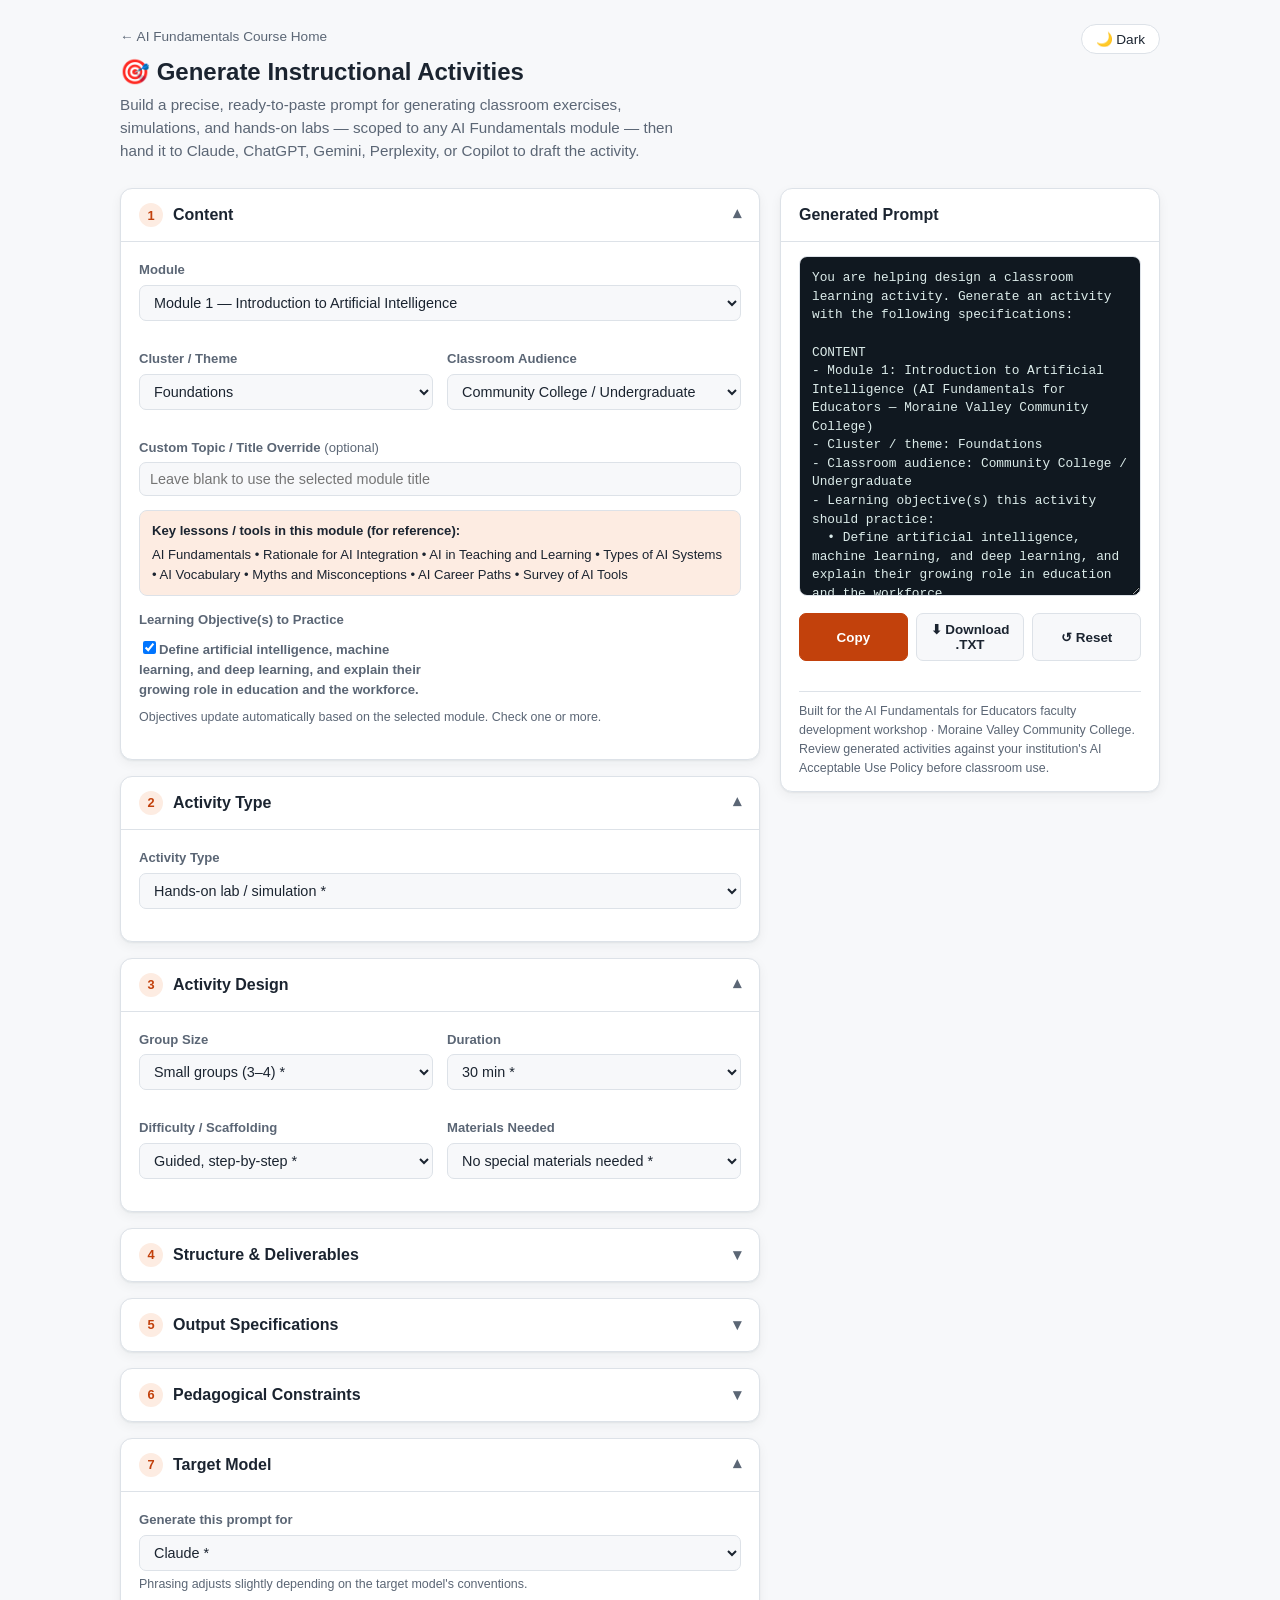
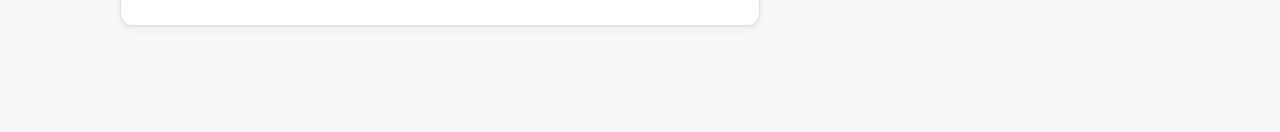
<file: references/ai-gen-activities.html>
<!DOCTYPE html>
<html lang="en" data-theme="light">
<head>
<meta charset="UTF-8">
<meta name="viewport" content="width=device-width, initial-scale=1.0">
<title>Generate Instructional Activities — AI Fundamentals for Educators Prompt Builder</title>
<style>
  :root[data-theme="light"] {
    --bg: #f7f8fa;
    --surface: #ffffff;
    --fg: #1b2430;
    --muted: #5b6675;
    --border: #dde2e8;
    --accent: #c2410c;
    --accent-fg: #ffffff;
    --accent-soft: #fdece2;
    --code-bg: #101820;
    --code-fg: #dcecea;
    --shadow: 0 1px 2px rgba(20,30,40,0.06), 0 4px 12px rgba(20,30,40,0.05);
  }
  :root[data-theme="dark"] {
    --bg: #121820;
    --surface: #1a222c;
    --fg: #e8edf2;
    --muted: #9aa7b5;
    --border: #2b3542;
    --accent: #fe8a4a;
    --accent-fg: #1b1206;
    --accent-soft: #3a2314;
    --code-bg: #0b1116;
    --code-fg: #d7ece9;
    --shadow: 0 1px 2px rgba(0,0,0,0.4), 0 6px 16px rgba(0,0,0,0.35);
  }
  * { box-sizing: border-box; }
  body {
    margin: 0;
    background: var(--bg);
    color: var(--fg);
    font-family: -apple-system, "Segoe UI", Roboto, Helvetica, Arial, sans-serif;
    line-height: 1.5;
  }
  a { color: var(--accent); }
  .wrap { max-width: 1080px; margin: 0 auto; padding: 24px 20px 90px; }

  header.page-head {
    display: flex;
    justify-content: space-between;
    align-items: flex-start;
    gap: 16px;
    flex-wrap: wrap;
    margin-bottom: 22px;
  }
  .breadcrumb { font-size: 0.85rem; color: var(--muted); text-decoration: none; }
  .breadcrumb:hover { text-decoration: underline; }
  h1 { font-size: 1.5rem; margin: 6px 0 4px; }
  .subtitle { color: var(--muted); font-size: 0.95rem; margin: 0 0 4px; max-width: 68ch; }
  .theme-toggle {
    background: var(--surface);
    border: 1px solid var(--border);
    color: var(--fg);
    border-radius: 999px;
    padding: 6px 14px;
    font-size: 0.85rem;
    cursor: pointer;
    white-space: nowrap;
  }

  .layout { display: grid; grid-template-columns: minmax(0, 1fr) minmax(300px, 380px); gap: 20px; align-items: start; }
  @media (max-width: 860px) { .layout { grid-template-columns: 1fr; } }

  .card {
    background: var(--surface);
    border: 1px solid var(--border);
    border-radius: 12px;
    box-shadow: var(--shadow);
    margin-bottom: 16px;
    overflow: hidden;
  }
  .card > summary, .card > .card-head {
    display: flex;
    align-items: center;
    gap: 10px;
    padding: 14px 18px;
    font-weight: 700;
    cursor: pointer;
    list-style: none;
  }
  .card > summary::-webkit-details-marker { display: none; }
  .card > summary .num, .card-head .num {
    width: 24px; height: 24px; border-radius: 50%;
    background: var(--accent-soft); color: var(--accent);
    display: flex; align-items: center; justify-content: center;
    font-size: 0.8rem; flex-shrink: 0;
  }
  .card-body { padding: 4px 18px 18px; border-top: 1px solid var(--border); }
  .card[open] .chev { transform: rotate(180deg); }
  .chev { margin-left: auto; color: var(--muted); transition: transform .15s ease; }

  .field { margin: 14px 0; }
  .field label, .field legend {
    display: block;
    font-size: 0.82rem;
    font-weight: 600;
    color: var(--muted);
    margin-bottom: 5px;
    padding: 0;
  }
  .field select, .field input[type="text"], .field input[type="number"] {
    width: 100%;
    padding: 8px 10px;
    border: 1px solid var(--border);
    border-radius: 7px;
    background: var(--bg);
    color: var(--fg);
    font-size: 0.9rem;
    font-family: inherit;
  }
  .row2 { display: grid; grid-template-columns: 1fr 1fr; gap: 14px; }
  @media (max-width: 560px) { .row2 { grid-template-columns: 1fr; } }
  .hint { font-size: 0.78rem; color: var(--muted); margin-top: 4px; }

  .check-grid {
    display: grid;
    grid-template-columns: repeat(auto-fill, minmax(200px, 1fr));
    gap: 6px 14px;
    margin-top: 4px;
  }
  .check-item { display: flex; align-items: flex-start; gap: 7px; font-size: 0.86rem; }
  .check-item input { margin-top: 3px; flex-shrink: 0; }

  .concepts-box {
    background: var(--accent-soft);
    border: 1px solid var(--border);
    border-radius: 8px;
    padding: 10px 12px;
    font-size: 0.82rem;
    color: var(--fg);
    margin-top: 6px;
    display: none;
  }
  .concepts-box.visible { display: block; }
  .concepts-box strong { display: block; margin-bottom: 4px; }

  fieldset { border: none; padding: 0; margin: 14px 0; }

  .sticky-panel { position: sticky; top: 16px; }
  .output-head {
    display: flex; align-items: center; justify-content: space-between;
    padding: 14px 18px; font-weight: 700; border-bottom: 1px solid var(--border);
  }
  .output-body { padding: 14px 18px; }
  #promptOutput {
    width: 100%;
    min-height: 340px;
    background: var(--code-bg);
    color: var(--code-fg);
    border: 1px solid var(--border);
    border-radius: 8px;
    padding: 12px;
    font-family: "SFMono-Regular", Consolas, "Liberation Mono", Menlo, monospace;
    font-size: 0.8rem;
    line-height: 1.45;
    resize: vertical;
  }
  .btn-row { display: flex; gap: 8px; margin-top: 10px; flex-wrap: wrap; }
  .btn {
    border: 1px solid var(--border);
    background: var(--bg);
    color: var(--fg);
    border-radius: 7px;
    padding: 8px 12px;
    font-size: 0.84rem;
    font-weight: 600;
    cursor: pointer;
    flex: 1;
    min-width: 92px;
  }
  .btn.primary { background: var(--accent); color: var(--accent-fg); border-color: var(--accent); }
  .btn:hover { filter: brightness(0.97); }
  .copy-flash { color: var(--accent); font-size: 0.8rem; margin-top: 6px; min-height: 1.1em; }
  .safeguard-note {
    font-size: 0.78rem;
    color: var(--muted);
    border-top: 1px solid var(--border);
    padding-top: 10px;
    margin-top: 10px;
  }
</style>
</head>
<body>
<div class="wrap">

  <header class="page-head">
    <div>
      <a class="breadcrumb" href="index.html">← AI Fundamentals Course Home</a>
      <h1>🎯 Generate Instructional Activities</h1>
      <p class="subtitle">
        Build a precise, ready-to-paste prompt for generating classroom exercises, simulations, and hands-on labs — scoped to any AI Fundamentals module — then hand it to Claude, ChatGPT, Gemini, Perplexity, or Copilot to draft the activity.
      </p>
    </div>
    <button class="theme-toggle" id="themeToggle" type="button">🌙 Dark</button>
  </header>

  <div class="layout">
    <div class="forms">

      <!-- 1. CONTENT -->
      <details class="card" open>
        <summary><span class="num">1</span> Content <span class="chev">▾</span></summary>
        <div class="card-body">
          <div class="field">
            <label for="lesson">Module</label>
            <select id="lesson"></select>
          </div>

          <div class="row2">
            <div class="field">
              <label for="subjectArea">Cluster / Theme</label>
              <select id="subjectArea">
                <option>Foundations</option>
                <option>Prompt Engineering</option>
                <option>AI Tools &amp; Platforms</option>
                <option>Publishing &amp; Sharing</option>
                <option>Instructional Materials</option>
                <option>Assessment &amp; Rubrics</option>
                <option>Graphics &amp; Activities</option>
                <option>Meta-Prompts &amp; Interfaces</option>
                <option>Ethics &amp; Policy</option>
              </select>
            </div>
            <div class="field">
              <label for="gradeLevel">Classroom Audience</label>
              <select id="gradeLevel">
                <option>K-12</option>
                <option selected>Community College / Undergraduate</option>
                <option>University / Graduate</option>
                <option>Adult / Workforce Education</option>
                <option>Professional Development / Faculty Training</option>
              </select>
            </div>
          </div>

          <div class="field">
            <label for="customTopic">Custom Topic / Title Override <span style="font-weight:400;">(optional)</span></label>
            <input type="text" id="customTopic" placeholder="Leave blank to use the selected module title">
          </div>

          <div class="concepts-box" id="conceptsBox">
            <strong>Key lessons / tools in this module (for reference):</strong>
            <span id="conceptsText"></span>
          </div>

          <fieldset class="field">
            <legend>Learning Objective(s) to Practice</legend>
            <div class="check-grid" id="objectivesGrid"></div>
            <div class="hint">Objectives update automatically based on the selected module. Check one or more.</div>
          </fieldset>
        </div>
      </details>

      <!-- 2. ACTIVITY TYPE -->
      <details class="card" open>
        <summary><span class="num">2</span> Activity Type <span class="chev">▾</span></summary>
        <div class="card-body">
          <div class="field">
            <label for="activityType">Activity Type</label>
            <select id="activityType">
              <option>Let the model choose based on content</option>
              <option selected>Hands-on lab / simulation *</option>
              <option>Small-group exercise</option>
              <option>Case-study analysis exercise</option>
              <option>Role-play / tabletop exercise</option>
              <option>Data / artifact analysis walkthrough exercise</option>
              <option>Debate / structured discussion</option>
              <option>Gamified challenge (points, badges, game-based)</option>
              <option>Peer-teaching / jigsaw activity</option>
              <option>Assessment-style practice problem set</option>
            </select>
          </div>
        </div>
      </details>

      <!-- 3. ACTIVITY DESIGN -->
      <details class="card" open>
        <summary><span class="num">3</span> Activity Design <span class="chev">▾</span></summary>
        <div class="card-body">
          <div class="row2">
            <div class="field">
              <label for="groupSize">Group Size</label>
              <select id="groupSize">
                <option>Individual</option>
                <option>Pairs</option>
                <option selected>Small groups (3–4) *</option>
                <option>Whole class</option>
              </select>
            </div>
            <div class="field">
              <label for="duration">Duration</label>
              <select id="duration">
                <option>15 min — quick activity</option>
                <option selected>30 min *</option>
                <option>50–60 min — full class session</option>
                <option>Multi-day project</option>
              </select>
            </div>
          </div>

          <div class="row2">
            <div class="field">
              <label for="scaffolding">Difficulty / Scaffolding</label>
              <select id="scaffolding">
                <option selected>Guided, step-by-step *</option>
                <option>Semi-guided with checkpoints</option>
                <option>Open-ended, minimal scaffolding</option>
              </select>
            </div>
            <div class="field">
              <label for="materialsNeeded">Materials Needed</label>
              <select id="materialsNeeded">
                <option>Requires computer / AI tool access</option>
                <option>Requires printed handouts</option>
                <option>Requires whiteboard / sticky notes</option>
                <option selected>No special materials needed *</option>
              </select>
            </div>
          </div>
        </div>
      </details>

      <!-- 4. STRUCTURE & DELIVERABLES -->
      <details class="card">
        <summary><span class="num">4</span> Structure &amp; Deliverables <span class="chev">▾</span></summary>
        <div class="card-body">
          <div class="field">
            <label for="activityStructure">Activity Structure</label>
            <select id="activityStructure">
              <option selected>Warm-up — task — debrief *</option>
              <option>Problem — investigate — present findings</option>
              <option>Scenario — decision points — consequence reveal</option>
              <option>Round-robin stations</option>
              <option>Sequential checklist / walkthrough</option>
            </select>
          </div>

          <div class="field">
            <label for="deliverable">Deliverable / Output</label>
            <select id="deliverable">
              <option selected>Written short-answer response *</option>
              <option>Completed worksheet / diagram</option>
              <option>Group presentation / report-out</option>
              <option>Artifact produced using an AI tool</option>
              <option>No formal deliverable — discussion only</option>
            </select>
          </div>

          <fieldset class="field">
            <legend>Structure Options</legend>
            <div class="check-grid">
              <label class="check-item"><input type="checkbox" data-group="structureOption" value="Include a facilitator/instructor script" checked>Include a facilitator/instructor script</label>
              <label class="check-item"><input type="checkbox" data-group="structureOption" value="Include timing cues for each phase" checked>Include timing cues for each phase</label>
              <label class="check-item"><input type="checkbox" data-group="structureOption" value="Include discussion questions for debrief" checked>Include discussion questions for debrief</label>
              <label class="check-item"><input type="checkbox" data-group="structureOption" value="Include an extension/stretch task for early finishers">Include an extension/stretch task for early finishers</label>
            </div>
          </fieldset>
        </div>
      </details>

      <!-- 5. OUTPUT SPECIFICATIONS -->
      <details class="card">
        <summary><span class="num">5</span> Output Specifications <span class="chev">▾</span></summary>
        <div class="card-body">
          <div class="field">
            <label for="outputFormat">Output Format</label>
            <select id="outputFormat">
              <option selected>Markdown with headers *</option>
              <option>Plain text</option>
              <option>Printable worksheet layout</option>
              <option>LMS-ready HTML</option>
            </select>
          </div>
          <fieldset class="field">
            <legend>Options</legend>
            <div class="check-grid">
              <label class="check-item"><input type="checkbox" data-group="activityOption" value="Include a rubric or scoring guide" checked>Include a rubric or scoring guide</label>
              <label class="check-item"><input type="checkbox" data-group="activityOption" value="Include an answer key / model response" checked>Include an answer key / model response</label>
              <label class="check-item"><input type="checkbox" data-group="activityOption" value="Include a materials/prep checklist for the instructor" checked>Include a materials/prep checklist for the instructor</label>
              <label class="check-item"><input type="checkbox" data-group="activityOption" value="Include accessibility accommodation notes">Include accessibility accommodation notes</label>
            </div>
          </fieldset>
        </div>
      </details>

      <!-- 6. PEDAGOGICAL CONSTRAINTS -->
      <details class="card">
        <summary><span class="num">6</span> Pedagogical Constraints <span class="chev">▾</span></summary>
        <div class="card-body">
          <div class="check-grid" style="grid-template-columns:1fr;">
            <label class="check-item"><input type="checkbox" data-group="pedConstraint" value="Tie the activity explicitly to the selected learning objective(s)" checked>Tie the activity explicitly to the selected learning objective(s)</label>
            <label class="check-item"><input type="checkbox" data-group="pedConstraint" value="Keep examples inclusive and free of stereotypes or bias" checked>Keep examples inclusive and free of stereotypes or bias</label>
            <label class="check-item"><input type="checkbox" data-group="pedConstraint" value="Keep any scenario content appropriate and safe for an academic setting" checked>Keep any scenario content appropriate and safe for an academic setting</label>
            <label class="check-item"><input type="checkbox" data-group="pedConstraint" value="Ensure the activity is realistically completable within the stated duration" checked>Ensure the activity is realistically completable within the stated duration</label>
            <label class="check-item"><input type="checkbox" data-group="pedConstraint" value="Match reading level and complexity to the selected classroom audience" checked>Match reading level and complexity to the selected classroom audience</label>
            <label class="check-item"><input type="checkbox" data-group="pedConstraint" value="Include a note on how AI-generated content should be reviewed before use with students">Include a note on how AI-generated content should be reviewed before use with students</label>
          </div>
        </div>
      </details>

      <!-- TARGET MODEL -->
      <details class="card" open>
        <summary><span class="num">7</span> Target Model <span class="chev">▾</span></summary>
        <div class="card-body">
          <div class="field">
            <label for="targetModel">Generate this prompt for</label>
            <select id="targetModel">
              <option selected>Claude *</option>
              <option>ChatGPT</option>
              <option>Gemini</option>
              <option>Perplexity</option>
              <option>MS Copilot</option>
            </select>
            <div class="hint">Phrasing adjusts slightly depending on the target model's conventions.</div>
          </div>
        </div>
      </details>

    </div>

    <!-- OUTPUT PANEL -->
    <div class="sticky-panel">
      <div class="card">
        <div class="output-head">
          <span>Generated Prompt</span>
        </div>
        <div class="output-body">
          <textarea id="promptOutput" readonly></textarea>
          <div class="btn-row">
            <button class="btn primary" id="copyBtn" type="button">Copy</button>
            <button class="btn" id="downloadBtn" type="button">⬇ Download .TXT</button>
            <button class="btn" id="resetBtn" type="button">↺ Reset</button>
          </div>
          <div class="copy-flash" id="copyFlash"></div>
          <div class="safeguard-note">
            Built for the AI Fundamentals for Educators faculty development workshop · Moraine Valley Community College.
            Review generated activities against your institution's AI Acceptable Use Policy before classroom use.
          </div>
        </div>
      </div>
    </div>

  </div>
</div>

<script>
// =====================================================================
// AI FUNDAMENTALS FOR EDUCATORS — MODULE DATA
// Source: AIFundamentalsforEducators_CourseMap.md (10 modules, 2-day faculty
// development workshop) — Moraine Valley Community College
// =====================================================================
const MODULES = [
  {
    title: "Introduction to Artificial Intelligence",
    cluster: "Foundations",
    concepts: [
      "AI Fundamentals",
      "Rationale for AI Integration",
      "AI in Teaching and Learning",
      "Types of AI Systems",
      "AI Vocabulary",
      "Myths and Misconceptions",
      "AI Career Paths",
      "Survey of AI Tools"
    ],
    objectives: [
      "Define artificial intelligence, machine learning, and deep learning, and explain their growing role in education and the workforce."
    ]
  },
  {
    title: "Introduction to Large Language Models",
    cluster: "Foundations",
    concepts: [
      "How LLMs Work",
      "Tokens & Context Windows",
      "Comparing AI Models",
      "Platform survey: Perplexity, Gemini, ChatGPT, Claude, MS Copilot, DeepSeek, Grok, Comet"
    ],
    objectives: [
      "Evaluate leading AI tools and large language models (Perplexity, Gemini, ChatGPT, Claude, MS Copilot, DeepSeek, Grok, Comet) for classroom applicability and pedagogical fit."
    ]
  },
  {
    title: "Prompts & Prompt Engineering",
    cluster: "Prompt Engineering",
    concepts: [
      "AI Prompt Engineering",
      "Prompt Engineering Basics",
      "Prompt Architect — Academic",
      "The CO-STAR Framework"
    ],
    objectives: [
      "Design effective AI prompts using the CO-STAR framework to generate accurate, discipline-specific educational content."
    ]
  },
  {
    title: "Other Useful AI Tools",
    cluster: "AI Tools & Platforms",
    concepts: [
      "Napkin.ai (visual ideas)",
      "NotebookLM (AI notes / synthesis)",
      "Mapify (mind maps)",
      "Gamma (presentations)",
      "Goblin Tools (task breakdown / accessibility)"
    ],
    objectives: [
      "Evaluate specialized AI tools for classroom applicability and demonstrate practical use in at least two educational contexts."
    ]
  },
  {
    title: "Building Repositories Using GitHub & iFrames",
    cluster: "Publishing & Sharing",
    concepts: [
      "GitHub Basics",
      "GitHub Pages",
      "iFrame Embedding"
    ],
    objectives: [
      "Create and publish a GitHub Pages repository containing at least one HTML-based AI instructional tool, accessible via a public URL, with lessons/resources embedded using iFrames."
    ]
  },
  {
    title: "Build AI-Powered Instructional Materials",
    cluster: "Instructional Materials",
    concepts: [
      "Lesson Plan Builder",
      "Course Chatbot Builder",
      "AI Study Guide Generator",
      "Flashcard Builders",
      "Technical Document Generator",
      "Case Study Wizard",
      "Discipline examples: schedules, dashboards, HVAC, genetics, microeconomics, number systems, security tools"
    ],
    objectives: [
      "Create AI-generated instructional materials tailored to diverse learner needs, including lesson plans, assessments, study guides, and multimedia resources."
    ]
  },
  {
    title: "Generating High-Quality Assessments, Quizzes & Rubrics",
    cluster: "Assessment & Rubrics",
    concepts: [
      "Bloom's Taxonomy",
      "Multiple Choice",
      "Scenario-Based Questions",
      "Analytic Rubrics",
      "LMS Integration"
    ],
    objectives: [
      "Create AI-generated instructional materials tailored to diverse learner needs, including assessments and analytic rubrics aligned to Bloom's Taxonomy."
    ]
  },
  {
    title: "Instructional Graphics & Learning Activities",
    cluster: "Graphics & Activities",
    concepts: [
      "Multimedia & Animations",
      "Instructional Graphics",
      "Graphics Gallery (23 AI-generated discipline graphics)"
    ],
    objectives: [
      "Design and deploy AI-powered tools and interactive applications for a specific academic discipline, experiencing how AI generates immersive, classroom-ready learning experiences across fields."
    ]
  },
  {
    title: "AI-Powered Meta Prompts & Interfaces",
    cluster: "Meta-Prompts & Interfaces",
    concepts: [
      "Video Resource Builder",
      "AI Use Policy Builder",
      "Workforce Prompt Builder",
      "Case Study Wizard",
      "Case Study Prompt Builder",
      "Chatbot Builder"
    ],
    objectives: [
      "Build custom AI meta-prompt tools and interfaces — policy builders, workforce prompt builders, and case-study/chatbot builders — for discipline-specific use cases."
    ]
  },
  {
    title: "Ethics & AI Policies",
    cluster: "Ethics & Policy",
    concepts: [
      "Integrity in the Age of AI",
      "AI Detection",
      "AI as Tool vs. Crutch",
      "AI-Resistant Assignments",
      "Everything Is a Remix"
    ],
    objectives: [
      "Develop a classroom AI Acceptable Use Policy grounded in ethical principles, bias awareness, academic integrity standards, and data privacy requirements."
    ]
  }
];

// ---- Populate module dropdown ----
const lessonSel = document.getElementById('lesson');
MODULES.forEach((l, i) => {
  const opt = document.createElement('option');
  opt.value = i;
  opt.textContent = `Module ${i + 1} — ${l.title}`;
  lessonSel.appendChild(opt);
});

const subjectAreaSel = document.getElementById('subjectArea');
const conceptsBox = document.getElementById('conceptsBox');
const conceptsText = document.getElementById('conceptsText');
const objectivesGrid = document.getElementById('objectivesGrid');

function renderLessonDetails() {
  const lesson = MODULES[lessonSel.value];
  subjectAreaSel.value = lesson.cluster;
  conceptsText.textContent = lesson.concepts.join(' • ');
  conceptsBox.classList.add('visible');

  objectivesGrid.innerHTML = '';
  lesson.objectives.forEach((obj, idx) => {
    const label = document.createElement('label');
    label.className = 'check-item';
    const input = document.createElement('input');
    input.type = 'checkbox';
    input.dataset.group = 'objectives';
    input.value = obj;
    if (idx === 0) input.checked = true;
    label.appendChild(input);
    label.appendChild(document.createTextNode(obj));
    objectivesGrid.appendChild(label);
    input.addEventListener('change', buildPrompt);
  });
  buildPrompt();
}

lessonSel.addEventListener('change', renderLessonDetails);

// ---- Gather helpers ----
function checkedValues(groupName) {
  return Array.from(document.querySelectorAll(`input[data-group="${groupName}"]:checked`)).map(i => i.value);
}
function val(id) { return document.getElementById(id).value; }

// ---- Build the prompt text ----
function buildPrompt() {
  const lesson = MODULES[lessonSel.value];
  const topic = val('customTopic').trim() || lesson.title;
  const moduleNum = Number(lessonSel.value) + 1;
  const objectives = checkedValues('objectives');
  const structureOptions = checkedValues('structureOption');
  const activityOptions = checkedValues('activityOption');
  const pedConstraints = checkedValues('pedConstraint');
  const model = val('targetModel').replace(' *', '');

  const lines = [];

  const modelIntros = {
    Claude: "You are helping design a classroom learning activity. Generate an activity with the following specifications:",
    ChatGPT: "Design a classroom learning activity with the following specifications:",
    Gemini: "Create an educational classroom activity based on these specifications:",
    Perplexity: "Produce a classroom learning activity following these specifications:",
    Copilot: "Draft a classroom learning activity in Microsoft Copilot with the following specifications:"
  };
  lines.push(modelIntros[model] || modelIntros.Claude);
  lines.push('');

  lines.push('CONTENT');
  lines.push(`- Module ${moduleNum}: ${topic} (AI Fundamentals for Educators — Moraine Valley Community College)`);
  lines.push(`- Cluster / theme: ${val('subjectArea')}`);
  lines.push(`- Classroom audience: ${val('gradeLevel')}`);
  if (objectives.length) {
    lines.push('- Learning objective(s) this activity should practice:');
    objectives.forEach(o => lines.push(`  • ${o}`));
  }
  lines.push('');

  lines.push('ACTIVITY TYPE');
  lines.push(`- ${val('activityType').replace(' *', '')}`);
  lines.push('');

  lines.push('ACTIVITY DESIGN');
  lines.push(`- Group size: ${val('groupSize').replace(' *', '')}`);
  lines.push(`- Duration: ${val('duration').replace(' *', '')}`);
  lines.push(`- Difficulty / scaffolding: ${val('scaffolding').replace(' *', '')}`);
  lines.push(`- Materials needed: ${val('materialsNeeded').replace(' *', '')}`);
  lines.push('');

  lines.push('STRUCTURE & DELIVERABLES');
  lines.push(`- Activity structure: ${val('activityStructure').replace(' *', '')}`);
  lines.push(`- Deliverable / output: ${val('deliverable').replace(' *', '')}`);
  if (structureOptions.length) {
    structureOptions.forEach(o => lines.push(`- ${o}`));
  }
  lines.push('');

  lines.push('OUTPUT SPECIFICATIONS');
  lines.push(`- Output format: ${val('outputFormat').replace(' *', '')}`);
  if (activityOptions.length) {
    activityOptions.forEach(o => lines.push(`- ${o}`));
  }
  lines.push('');

  if (pedConstraints.length) {
    lines.push('PEDAGOGICAL & SAFEGUARD CONSTRAINTS');
    pedConstraints.forEach(c => lines.push(`- ${c}`));
    lines.push('');
  }

  lines.push('This activity is for faculty development / classroom teaching use in a two-day AI Fundamentals for Educators workshop for community college and university faculty.');

  document.getElementById('promptOutput').value = lines.join('\n');
}

// ---- Wire up every input to rebuild the prompt live ----
document.querySelectorAll('select, input[type="text"], input[type="checkbox"], input[type="number"]').forEach(el => {
  el.addEventListener('input', buildPrompt);
  el.addEventListener('change', buildPrompt);
});

// ---- Copy / Download / Reset ----
document.getElementById('copyBtn').addEventListener('click', function () {
  const ta = document.getElementById('promptOutput');
  const flash = document.getElementById('copyFlash');
  const showCopied = () => { flash.textContent = 'Copied to clipboard.'; setTimeout(() => flash.textContent = '', 2000); };
  if (navigator.clipboard && navigator.clipboard.writeText) {
    navigator.clipboard.writeText(ta.value).then(showCopied).catch(() => {
      ta.select();
      document.execCommand('copy');
      showCopied();
    });
  } else {
    ta.select();
    document.execCommand('copy');
    showCopied();
  }
});

document.getElementById('downloadBtn').addEventListener('click', function () {
  const text = document.getElementById('promptOutput').value;
  const blob = new Blob([text], { type: 'text/plain' });
  const url = URL.createObjectURL(blob);
  const a = document.createElement('a');
  a.href = url;
  a.download = 'ai-fundamentals-instructional-activity-prompt.txt';
  document.body.appendChild(a);
  a.click();
  document.body.removeChild(a);
  URL.revokeObjectURL(url);
});

document.getElementById('resetBtn').addEventListener('click', function () {
  document.querySelectorAll('input[type="checkbox"]').forEach(c => c.checked = false);
  document.getElementById('customTopic').value = '';
  lessonSel.value = 0;
  document.querySelectorAll('input[data-group="structureOption"]').forEach(c => {
    if (!c.value.startsWith('Include an extension')) c.checked = true;
  });
  document.querySelectorAll('input[data-group="activityOption"]').forEach(c => {
    if (!c.value.startsWith('Include accessibility')) c.checked = true;
  });
  document.querySelectorAll('input[data-group="pedConstraint"]').forEach((c, i) => { if (i < 5) c.checked = true; });
  renderLessonDetails();
});

// ---- Theme toggle ----
document.getElementById('themeToggle').addEventListener('click', function () {
  const html = document.documentElement;
  const isDark = html.getAttribute('data-theme') === 'dark';
  html.setAttribute('data-theme', isDark ? 'light' : 'dark');
  this.textContent = isDark ? '🌙 Dark' : '☀️ Light';
});

// ---- Init ----
lessonSel.value = 0;
renderLessonDetails();
</script>
</body>
</html>
</file>
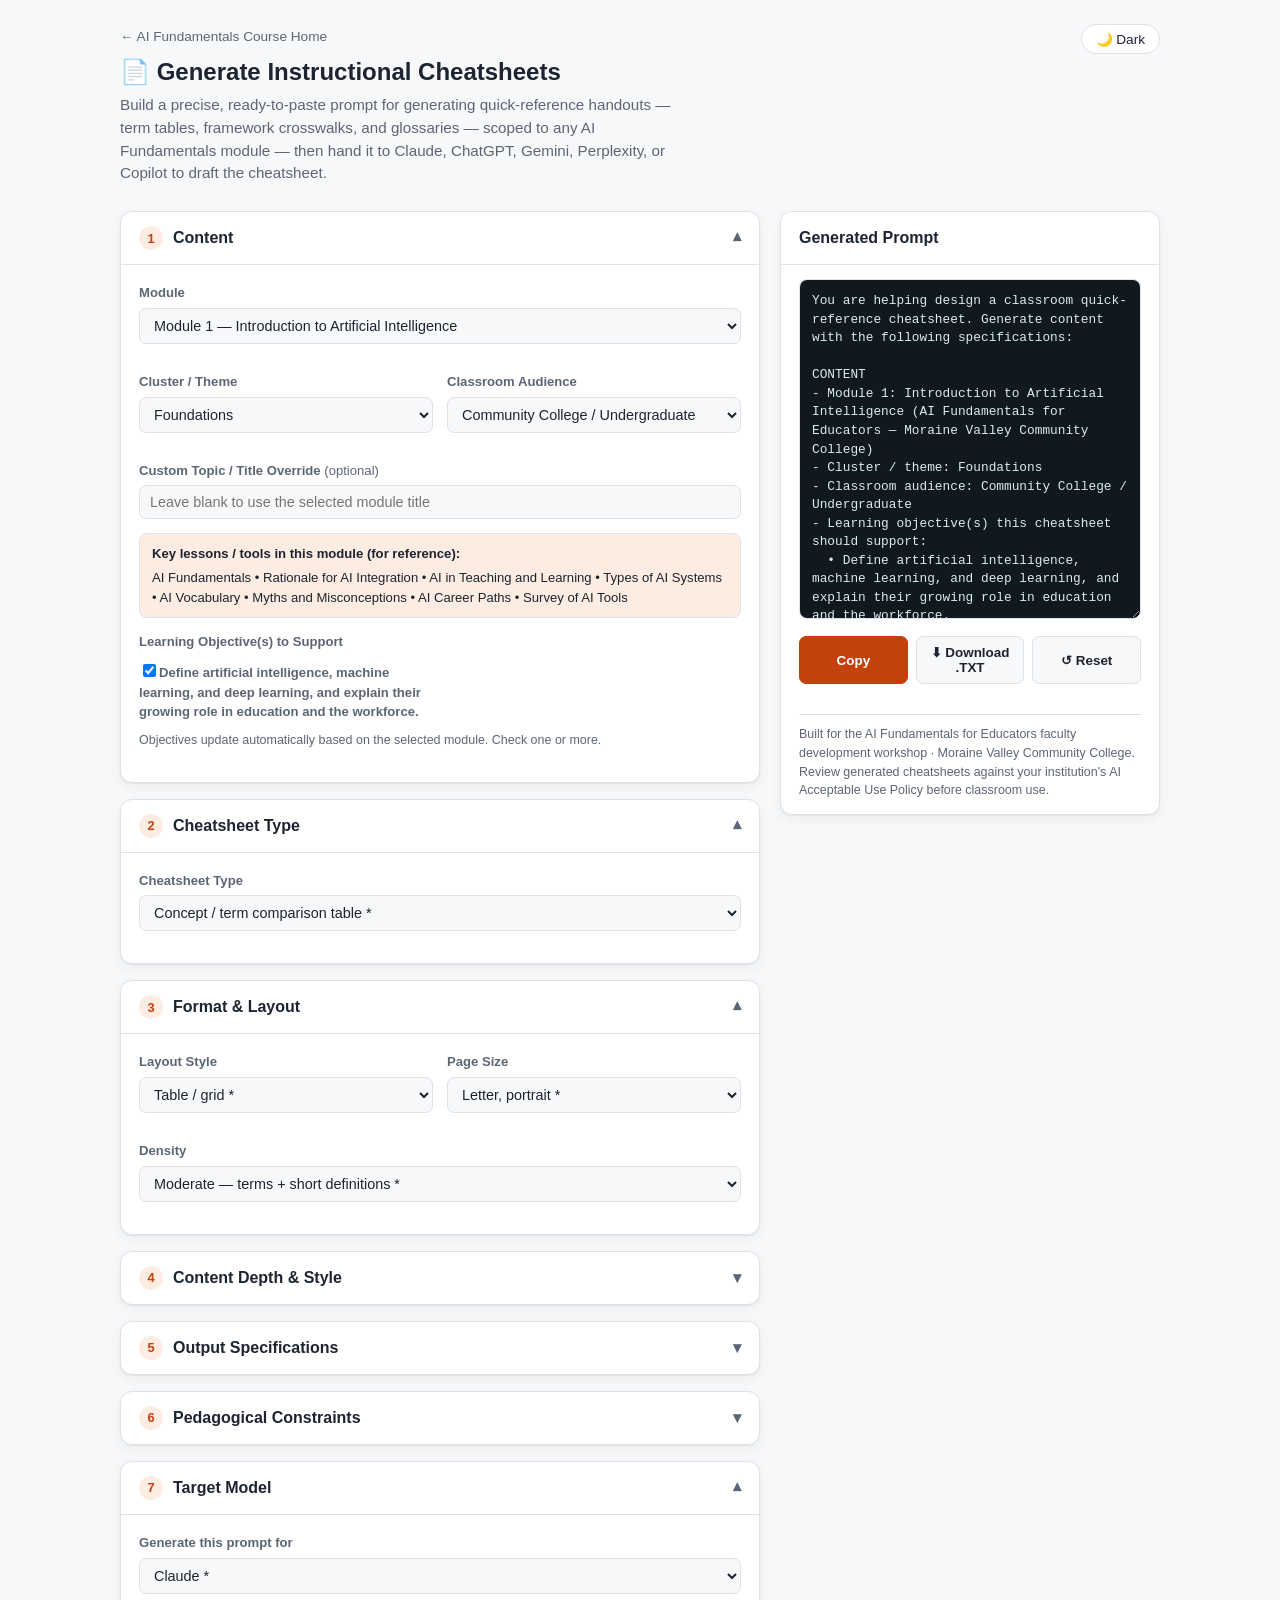
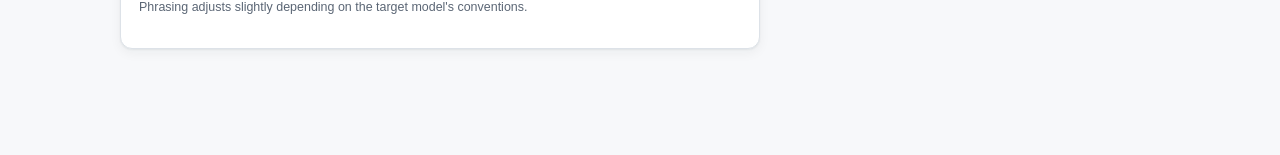
<file: references/ai-gen-cheatsheets.html>
<!DOCTYPE html>
<html lang="en" data-theme="light">
<head>
<meta charset="UTF-8">
<meta name="viewport" content="width=device-width, initial-scale=1.0">
<title>Generate Instructional Cheatsheets — AI Fundamentals for Educators Prompt Builder</title>
<style>
  :root[data-theme="light"] {
    --bg: #f7f8fa;
    --surface: #ffffff;
    --fg: #1b2430;
    --muted: #5b6675;
    --border: #dde2e8;
    --accent: #c2410c;
    --accent-fg: #ffffff;
    --accent-soft: #fdece2;
    --code-bg: #101820;
    --code-fg: #dcecea;
    --shadow: 0 1px 2px rgba(20,30,40,0.06), 0 4px 12px rgba(20,30,40,0.05);
  }
  :root[data-theme="dark"] {
    --bg: #121820;
    --surface: #1a222c;
    --fg: #e8edf2;
    --muted: #9aa7b5;
    --border: #2b3542;
    --accent: #fe8a4a;
    --accent-fg: #1b1206;
    --accent-soft: #3a2314;
    --code-bg: #0b1116;
    --code-fg: #d7ece9;
    --shadow: 0 1px 2px rgba(0,0,0,0.4), 0 6px 16px rgba(0,0,0,0.35);
  }
  * { box-sizing: border-box; }
  body {
    margin: 0;
    background: var(--bg);
    color: var(--fg);
    font-family: -apple-system, "Segoe UI", Roboto, Helvetica, Arial, sans-serif;
    line-height: 1.5;
  }
  a { color: var(--accent); }
  .wrap { max-width: 1080px; margin: 0 auto; padding: 24px 20px 90px; }

  header.page-head {
    display: flex;
    justify-content: space-between;
    align-items: flex-start;
    gap: 16px;
    flex-wrap: wrap;
    margin-bottom: 22px;
  }
  .breadcrumb { font-size: 0.85rem; color: var(--muted); text-decoration: none; }
  .breadcrumb:hover { text-decoration: underline; }
  h1 { font-size: 1.5rem; margin: 6px 0 4px; }
  .subtitle { color: var(--muted); font-size: 0.95rem; margin: 0 0 4px; max-width: 68ch; }
  .theme-toggle {
    background: var(--surface);
    border: 1px solid var(--border);
    color: var(--fg);
    border-radius: 999px;
    padding: 6px 14px;
    font-size: 0.85rem;
    cursor: pointer;
    white-space: nowrap;
  }

  .layout { display: grid; grid-template-columns: minmax(0, 1fr) minmax(300px, 380px); gap: 20px; align-items: start; }
  @media (max-width: 860px) { .layout { grid-template-columns: 1fr; } }

  .card {
    background: var(--surface);
    border: 1px solid var(--border);
    border-radius: 12px;
    box-shadow: var(--shadow);
    margin-bottom: 16px;
    overflow: hidden;
  }
  .card > summary, .card > .card-head {
    display: flex;
    align-items: center;
    gap: 10px;
    padding: 14px 18px;
    font-weight: 700;
    cursor: pointer;
    list-style: none;
  }
  .card > summary::-webkit-details-marker { display: none; }
  .card > summary .num, .card-head .num {
    width: 24px; height: 24px; border-radius: 50%;
    background: var(--accent-soft); color: var(--accent);
    display: flex; align-items: center; justify-content: center;
    font-size: 0.8rem; flex-shrink: 0;
  }
  .card-body { padding: 4px 18px 18px; border-top: 1px solid var(--border); }
  .card[open] .chev { transform: rotate(180deg); }
  .chev { margin-left: auto; color: var(--muted); transition: transform .15s ease; }

  .field { margin: 14px 0; }
  .field label, .field legend {
    display: block;
    font-size: 0.82rem;
    font-weight: 600;
    color: var(--muted);
    margin-bottom: 5px;
    padding: 0;
  }
  .field select, .field input[type="text"], .field input[type="number"] {
    width: 100%;
    padding: 8px 10px;
    border: 1px solid var(--border);
    border-radius: 7px;
    background: var(--bg);
    color: var(--fg);
    font-size: 0.9rem;
    font-family: inherit;
  }
  .row2 { display: grid; grid-template-columns: 1fr 1fr; gap: 14px; }
  @media (max-width: 560px) { .row2 { grid-template-columns: 1fr; } }
  .hint { font-size: 0.78rem; color: var(--muted); margin-top: 4px; }

  .check-grid {
    display: grid;
    grid-template-columns: repeat(auto-fill, minmax(200px, 1fr));
    gap: 6px 14px;
    margin-top: 4px;
  }
  .check-item { display: flex; align-items: flex-start; gap: 7px; font-size: 0.86rem; }
  .check-item input { margin-top: 3px; flex-shrink: 0; }

  .concepts-box {
    background: var(--accent-soft);
    border: 1px solid var(--border);
    border-radius: 8px;
    padding: 10px 12px;
    font-size: 0.82rem;
    color: var(--fg);
    margin-top: 6px;
    display: none;
  }
  .concepts-box.visible { display: block; }
  .concepts-box strong { display: block; margin-bottom: 4px; }

  fieldset { border: none; padding: 0; margin: 14px 0; }

  .sticky-panel { position: sticky; top: 16px; }
  .output-head {
    display: flex; align-items: center; justify-content: space-between;
    padding: 14px 18px; font-weight: 700; border-bottom: 1px solid var(--border);
  }
  .output-body { padding: 14px 18px; }
  #promptOutput {
    width: 100%;
    min-height: 340px;
    background: var(--code-bg);
    color: var(--code-fg);
    border: 1px solid var(--border);
    border-radius: 8px;
    padding: 12px;
    font-family: "SFMono-Regular", Consolas, "Liberation Mono", Menlo, monospace;
    font-size: 0.8rem;
    line-height: 1.45;
    resize: vertical;
  }
  .btn-row { display: flex; gap: 8px; margin-top: 10px; flex-wrap: wrap; }
  .btn {
    border: 1px solid var(--border);
    background: var(--bg);
    color: var(--fg);
    border-radius: 7px;
    padding: 8px 12px;
    font-size: 0.84rem;
    font-weight: 600;
    cursor: pointer;
    flex: 1;
    min-width: 92px;
  }
  .btn.primary { background: var(--accent); color: var(--accent-fg); border-color: var(--accent); }
  .btn:hover { filter: brightness(0.97); }
  .copy-flash { color: var(--accent); font-size: 0.8rem; margin-top: 6px; min-height: 1.1em; }
  .safeguard-note {
    font-size: 0.78rem;
    color: var(--muted);
    border-top: 1px solid var(--border);
    padding-top: 10px;
    margin-top: 10px;
  }
</style>
</head>
<body>
<div class="wrap">

  <header class="page-head">
    <div>
      <a class="breadcrumb" href="index.html">← AI Fundamentals Course Home</a>
      <h1>📄 Generate Instructional Cheatsheets</h1>
      <p class="subtitle">
        Build a precise, ready-to-paste prompt for generating quick-reference handouts — term tables, framework crosswalks, and glossaries — scoped to any AI Fundamentals module — then hand it to Claude, ChatGPT, Gemini, Perplexity, or Copilot to draft the cheatsheet.
      </p>
    </div>
    <button class="theme-toggle" id="themeToggle" type="button">🌙 Dark</button>
  </header>

  <div class="layout">
    <div class="forms">

      <!-- 1. CONTENT -->
      <details class="card" open>
        <summary><span class="num">1</span> Content <span class="chev">▾</span></summary>
        <div class="card-body">
          <div class="field">
            <label for="lesson">Module</label>
            <select id="lesson"></select>
          </div>

          <div class="row2">
            <div class="field">
              <label for="subjectArea">Cluster / Theme</label>
              <select id="subjectArea">
                <option>Foundations</option>
                <option>Prompt Engineering</option>
                <option>AI Tools &amp; Platforms</option>
                <option>Publishing &amp; Sharing</option>
                <option>Instructional Materials</option>
                <option>Assessment &amp; Rubrics</option>
                <option>Graphics &amp; Activities</option>
                <option>Meta-Prompts &amp; Interfaces</option>
                <option>Ethics &amp; Policy</option>
              </select>
            </div>
            <div class="field">
              <label for="gradeLevel">Classroom Audience</label>
              <select id="gradeLevel">
                <option>K-12</option>
                <option selected>Community College / Undergraduate</option>
                <option>University / Graduate</option>
                <option>Adult / Workforce Education</option>
                <option>Professional Development / Faculty Training</option>
              </select>
            </div>
          </div>

          <div class="field">
            <label for="customTopic">Custom Topic / Title Override <span style="font-weight:400;">(optional)</span></label>
            <input type="text" id="customTopic" placeholder="Leave blank to use the selected module title">
          </div>

          <div class="concepts-box" id="conceptsBox">
            <strong>Key lessons / tools in this module (for reference):</strong>
            <span id="conceptsText"></span>
          </div>

          <fieldset class="field">
            <legend>Learning Objective(s) to Support</legend>
            <div class="check-grid" id="objectivesGrid"></div>
            <div class="hint">Objectives update automatically based on the selected module. Check one or more.</div>
          </fieldset>
        </div>
      </details>

      <!-- 2. CHEATSHEET TYPE -->
      <details class="card" open>
        <summary><span class="num">2</span> Cheatsheet Type <span class="chev">▾</span></summary>
        <div class="card-body">
          <div class="field">
            <label for="cheatsheetType">Cheatsheet Type</label>
            <select id="cheatsheetType">
              <option>Let the model choose based on content</option>
              <option selected>Concept / term comparison table *</option>
              <option>Framework / model crosswalk (e.g., Bloom's Taxonomy, CO-STAR, ADDIE, SAMR)</option>
              <option>Key-term &amp; acronym glossary</option>
              <option>Terminology quick-reference</option>
              <option>Formula / process quick-reference</option>
              <option>Platform / tool quick-reference (e.g., AI platform shortcuts, prompt syntax)</option>
              <option>Step-by-step checklist</option>
              <option>Category / classification reference map</option>
            </select>
          </div>
        </div>
      </details>

      <!-- 3. FORMAT & LAYOUT -->
      <details class="card" open>
        <summary><span class="num">3</span> Format &amp; Layout <span class="chev">▾</span></summary>
        <div class="card-body">
          <div class="row2">
            <div class="field">
              <label for="layoutStyle">Layout Style</label>
              <select id="layoutStyle">
                <option selected>Table / grid *</option>
                <option>Bulleted reference list</option>
                <option>Two-column comparison</option>
                <option>Flowchart / decision tree</option>
              </select>
            </div>
            <div class="field">
              <label for="pageSize">Page Size</label>
              <select id="pageSize">
                <option selected>Letter, portrait *</option>
                <option>Letter, landscape</option>
                <option>Half-page handout</option>
                <option>Digital-only (no print constraints)</option>
              </select>
            </div>
          </div>

          <div class="field">
            <label for="density">Density</label>
            <select id="density">
              <option>Minimal — key terms only</option>
              <option selected>Moderate — terms + short definitions *</option>
              <option>Comprehensive — full reference detail</option>
            </select>
          </div>
        </div>
      </details>

      <!-- 4. CONTENT DEPTH & STYLE -->
      <details class="card">
        <summary><span class="num">4</span> Content Depth &amp; Style <span class="chev">▾</span></summary>
        <div class="card-body">
          <div class="row2">
            <div class="field">
              <label for="detailLevel">Detail Level per Entry</label>
              <select id="detailLevel">
                <option selected>One-line definitions *</option>
                <option>Short paragraph per entry</option>
                <option>Include a worked example per entry</option>
              </select>
            </div>
            <div class="field">
              <label for="terminologyHandling">Terminology Handling</label>
              <select id="terminologyHandling">
                <option selected>Define every acronym on first use *</option>
                <option>Include a pronunciation / expansion key</option>
                <option>Assume audience already knows basic terms in the field</option>
              </select>
            </div>
          </div>

          <div class="field">
            <label for="sortOrder">Sorting / Organization</label>
            <select id="sortOrder">
              <option>Alphabetical</option>
              <option selected>By category / cluster *</option>
              <option>By module sequence</option>
              <option>By skill / difficulty level</option>
            </select>
          </div>
        </div>
      </details>

      <!-- 5. OUTPUT SPECIFICATIONS -->
      <details class="card">
        <summary><span class="num">5</span> Output Specifications <span class="chev">▾</span></summary>
        <div class="card-body">
          <div class="field">
            <label for="outputFormat">Output Format</label>
            <select id="outputFormat">
              <option selected>Markdown table *</option>
              <option>Plain text list</option>
              <option>LMS-ready HTML</option>
              <option>CSV / spreadsheet-ready</option>
            </select>
          </div>
          <fieldset class="field">
            <legend>Options</legend>
            <div class="check-grid">
              <label class="check-item"><input type="checkbox" data-group="cheatOption" value="Include a title/header block" checked>Include a title/header block</label>
              <label class="check-item"><input type="checkbox" data-group="cheatOption" value="Include a &quot;last updated&quot; / version footer">Include a "last updated" / version footer</label>
              <label class="check-item"><input type="checkbox" data-group="cheatOption" value="Include source/reference citations for each entry" checked>Include source/reference citations for each entry</label>
              <label class="check-item"><input type="checkbox" data-group="cheatOption" value="Leave blank space for handwritten notes">Leave blank space for handwritten notes</label>
            </div>
          </fieldset>
        </div>
      </details>

      <!-- 6. PEDAGOGICAL CONSTRAINTS -->
      <details class="card">
        <summary><span class="num">6</span> Pedagogical Constraints <span class="chev">▾</span></summary>
        <div class="card-body">
          <div class="check-grid" style="grid-template-columns:1fr;">
            <label class="check-item"><input type="checkbox" data-group="pedConstraint" value="Keep entries accurate and verifiable; do not invent citations, section numbers, or version numbers" checked>Keep entries accurate and verifiable; do not invent citations, section numbers, or version numbers</label>
            <label class="check-item"><input type="checkbox" data-group="pedConstraint" value="Keep examples inclusive and free of stereotypes or bias" checked>Keep examples inclusive and free of stereotypes or bias</label>
            <label class="check-item"><input type="checkbox" data-group="pedConstraint" value="Keep language classroom-appropriate and free of unnecessary jargon" checked>Keep language classroom-appropriate and free of unnecessary jargon</label>
            <label class="check-item"><input type="checkbox" data-group="pedConstraint" value="Ensure content fits within the selected page size if a print format was chosen" checked>Ensure content fits within the selected page size if a print format was chosen</label>
            <label class="check-item"><input type="checkbox" data-group="pedConstraint" value="Match reading level to the selected classroom audience" checked>Match reading level to the selected classroom audience</label>
            <label class="check-item"><input type="checkbox" data-group="pedConstraint" value="Avoid presenting AI-generated definitions as authoritative without instructor review">Avoid presenting AI-generated definitions as authoritative without instructor review</label>
          </div>
        </div>
      </details>

      <!-- TARGET MODEL -->
      <details class="card" open>
        <summary><span class="num">7</span> Target Model <span class="chev">▾</span></summary>
        <div class="card-body">
          <div class="field">
            <label for="targetModel">Generate this prompt for</label>
            <select id="targetModel">
              <option selected>Claude *</option>
              <option>ChatGPT</option>
              <option>Gemini</option>
              <option>Perplexity</option>
              <option>MS Copilot</option>
            </select>
            <div class="hint">Phrasing adjusts slightly depending on the target model's conventions.</div>
          </div>
        </div>
      </details>

    </div>

    <!-- OUTPUT PANEL -->
    <div class="sticky-panel">
      <div class="card">
        <div class="output-head">
          <span>Generated Prompt</span>
        </div>
        <div class="output-body">
          <textarea id="promptOutput" readonly></textarea>
          <div class="btn-row">
            <button class="btn primary" id="copyBtn" type="button">Copy</button>
            <button class="btn" id="downloadBtn" type="button">⬇ Download .TXT</button>
            <button class="btn" id="resetBtn" type="button">↺ Reset</button>
          </div>
          <div class="copy-flash" id="copyFlash"></div>
          <div class="safeguard-note">
            Built for the AI Fundamentals for Educators faculty development workshop · Moraine Valley Community College.
            Review generated cheatsheets against your institution's AI Acceptable Use Policy before classroom use.
          </div>
        </div>
      </div>
    </div>

  </div>
</div>

<script>
// =====================================================================
// AI FUNDAMENTALS FOR EDUCATORS — MODULE DATA
// Source: AIFundamentalsforEducators_CourseMap.md (10 modules, 2-day faculty
// development workshop) — Moraine Valley Community College
// =====================================================================
const MODULES = [
  {
    title: "Introduction to Artificial Intelligence",
    cluster: "Foundations",
    concepts: [
      "AI Fundamentals",
      "Rationale for AI Integration",
      "AI in Teaching and Learning",
      "Types of AI Systems",
      "AI Vocabulary",
      "Myths and Misconceptions",
      "AI Career Paths",
      "Survey of AI Tools"
    ],
    objectives: [
      "Define artificial intelligence, machine learning, and deep learning, and explain their growing role in education and the workforce."
    ]
  },
  {
    title: "Introduction to Large Language Models",
    cluster: "Foundations",
    concepts: [
      "How LLMs Work",
      "Tokens & Context Windows",
      "Comparing AI Models",
      "Platform survey: Perplexity, Gemini, ChatGPT, Claude, MS Copilot, DeepSeek, Grok, Comet"
    ],
    objectives: [
      "Evaluate leading AI tools and large language models (Perplexity, Gemini, ChatGPT, Claude, MS Copilot, DeepSeek, Grok, Comet) for classroom applicability and pedagogical fit."
    ]
  },
  {
    title: "Prompts & Prompt Engineering",
    cluster: "Prompt Engineering",
    concepts: [
      "AI Prompt Engineering",
      "Prompt Engineering Basics",
      "Prompt Architect — Academic",
      "The CO-STAR Framework"
    ],
    objectives: [
      "Design effective AI prompts using the CO-STAR framework to generate accurate, discipline-specific educational content."
    ]
  },
  {
    title: "Other Useful AI Tools",
    cluster: "AI Tools & Platforms",
    concepts: [
      "Napkin.ai (visual ideas)",
      "NotebookLM (AI notes / synthesis)",
      "Mapify (mind maps)",
      "Gamma (presentations)",
      "Goblin Tools (task breakdown / accessibility)"
    ],
    objectives: [
      "Evaluate specialized AI tools for classroom applicability and demonstrate practical use in at least two educational contexts."
    ]
  },
  {
    title: "Building Repositories Using GitHub & iFrames",
    cluster: "Publishing & Sharing",
    concepts: [
      "GitHub Basics",
      "GitHub Pages",
      "iFrame Embedding"
    ],
    objectives: [
      "Create and publish a GitHub Pages repository containing at least one HTML-based AI instructional tool, accessible via a public URL, with lessons/resources embedded using iFrames."
    ]
  },
  {
    title: "Build AI-Powered Instructional Materials",
    cluster: "Instructional Materials",
    concepts: [
      "Lesson Plan Builder",
      "Course Chatbot Builder",
      "AI Study Guide Generator",
      "Flashcard Builders",
      "Technical Document Generator",
      "Case Study Wizard",
      "Discipline examples: schedules, dashboards, HVAC, genetics, microeconomics, number systems, security tools"
    ],
    objectives: [
      "Create AI-generated instructional materials tailored to diverse learner needs, including lesson plans, assessments, study guides, and multimedia resources."
    ]
  },
  {
    title: "Generating High-Quality Assessments, Quizzes & Rubrics",
    cluster: "Assessment & Rubrics",
    concepts: [
      "Bloom's Taxonomy",
      "Multiple Choice",
      "Scenario-Based Questions",
      "Analytic Rubrics",
      "LMS Integration"
    ],
    objectives: [
      "Create AI-generated instructional materials tailored to diverse learner needs, including assessments and analytic rubrics aligned to Bloom's Taxonomy."
    ]
  },
  {
    title: "Instructional Graphics & Learning Activities",
    cluster: "Graphics & Activities",
    concepts: [
      "Multimedia & Animations",
      "Instructional Graphics",
      "Graphics Gallery (23 AI-generated discipline graphics)"
    ],
    objectives: [
      "Design and deploy AI-powered tools and interactive applications for a specific academic discipline, experiencing how AI generates immersive, classroom-ready learning experiences across fields."
    ]
  },
  {
    title: "AI-Powered Meta Prompts & Interfaces",
    cluster: "Meta-Prompts & Interfaces",
    concepts: [
      "Video Resource Builder",
      "AI Use Policy Builder",
      "Workforce Prompt Builder",
      "Case Study Wizard",
      "Case Study Prompt Builder",
      "Chatbot Builder"
    ],
    objectives: [
      "Build custom AI meta-prompt tools and interfaces — policy builders, workforce prompt builders, and case-study/chatbot builders — for discipline-specific use cases."
    ]
  },
  {
    title: "Ethics & AI Policies",
    cluster: "Ethics & Policy",
    concepts: [
      "Integrity in the Age of AI",
      "AI Detection",
      "AI as Tool vs. Crutch",
      "AI-Resistant Assignments",
      "Everything Is a Remix"
    ],
    objectives: [
      "Develop a classroom AI Acceptable Use Policy grounded in ethical principles, bias awareness, academic integrity standards, and data privacy requirements."
    ]
  }
];

// ---- Populate module dropdown ----
const lessonSel = document.getElementById('lesson');
MODULES.forEach((l, i) => {
  const opt = document.createElement('option');
  opt.value = i;
  opt.textContent = `Module ${i + 1} — ${l.title}`;
  lessonSel.appendChild(opt);
});

const subjectAreaSel = document.getElementById('subjectArea');
const conceptsBox = document.getElementById('conceptsBox');
const conceptsText = document.getElementById('conceptsText');
const objectivesGrid = document.getElementById('objectivesGrid');

function renderLessonDetails() {
  const lesson = MODULES[lessonSel.value];
  subjectAreaSel.value = lesson.cluster;
  conceptsText.textContent = lesson.concepts.join(' • ');
  conceptsBox.classList.add('visible');

  objectivesGrid.innerHTML = '';
  lesson.objectives.forEach((obj, idx) => {
    const label = document.createElement('label');
    label.className = 'check-item';
    const input = document.createElement('input');
    input.type = 'checkbox';
    input.dataset.group = 'objectives';
    input.value = obj;
    if (idx === 0) input.checked = true;
    label.appendChild(input);
    label.appendChild(document.createTextNode(obj));
    objectivesGrid.appendChild(label);
    input.addEventListener('change', buildPrompt);
  });
  buildPrompt();
}

lessonSel.addEventListener('change', renderLessonDetails);

// ---- Gather helpers ----
function checkedValues(groupName) {
  return Array.from(document.querySelectorAll(`input[data-group="${groupName}"]:checked`)).map(i => i.value);
}
function val(id) { return document.getElementById(id).value; }

// ---- Build the prompt text ----
function buildPrompt() {
  const lesson = MODULES[lessonSel.value];
  const topic = val('customTopic').trim() || lesson.title;
  const moduleNum = Number(lessonSel.value) + 1;
  const objectives = checkedValues('objectives');
  const cheatOptions = checkedValues('cheatOption');
  const pedConstraints = checkedValues('pedConstraint');
  const model = val('targetModel').replace(' *', '');

  const lines = [];

  const modelIntros = {
    Claude: "You are helping design a classroom quick-reference cheatsheet. Generate content with the following specifications:",
    ChatGPT: "Generate a classroom quick-reference cheatsheet with the following specifications:",
    Gemini: "Create an educational quick-reference cheatsheet based on these specifications:",
    Perplexity: "Produce an instructional quick-reference cheatsheet following these specifications:",
    Copilot: "Draft a classroom quick-reference cheatsheet in Microsoft Copilot with the following specifications:"
  };
  lines.push(modelIntros[model] || modelIntros.Claude);
  lines.push('');

  lines.push('CONTENT');
  lines.push(`- Module ${moduleNum}: ${topic} (AI Fundamentals for Educators — Moraine Valley Community College)`);
  lines.push(`- Cluster / theme: ${val('subjectArea')}`);
  lines.push(`- Classroom audience: ${val('gradeLevel')}`);
  if (objectives.length) {
    lines.push('- Learning objective(s) this cheatsheet should support:');
    objectives.forEach(o => lines.push(`  • ${o}`));
  }
  lines.push('');

  lines.push('CHEATSHEET TYPE');
  lines.push(`- ${val('cheatsheetType').replace(' *', '')}`);
  lines.push('');

  lines.push('FORMAT & LAYOUT');
  lines.push(`- Layout style: ${val('layoutStyle').replace(' *', '')}`);
  lines.push(`- Page size: ${val('pageSize').replace(' *', '')}`);
  lines.push(`- Density: ${val('density').replace(' *', '')}`);
  lines.push('');

  lines.push('CONTENT DEPTH & STYLE');
  lines.push(`- Detail level per entry: ${val('detailLevel').replace(' *', '')}`);
  lines.push(`- Terminology handling: ${val('terminologyHandling').replace(' *', '')}`);
  lines.push(`- Sorting / organization: ${val('sortOrder').replace(' *', '')}`);
  lines.push('');

  lines.push('OUTPUT SPECIFICATIONS');
  lines.push(`- Output format: ${val('outputFormat').replace(' *', '')}`);
  if (cheatOptions.length) {
    cheatOptions.forEach(o => lines.push(`- ${o}`));
  }
  lines.push('');

  if (pedConstraints.length) {
    lines.push('PEDAGOGICAL & SAFEGUARD CONSTRAINTS');
    pedConstraints.forEach(c => lines.push(`- ${c}`));
    lines.push('');
  }

  lines.push('This cheatsheet is for faculty development / classroom teaching use in a two-day AI Fundamentals for Educators workshop for community college and university faculty.');

  document.getElementById('promptOutput').value = lines.join('\n');
}

// ---- Wire up every input to rebuild the prompt live ----
document.querySelectorAll('select, input[type="text"], input[type="checkbox"], input[type="number"]').forEach(el => {
  el.addEventListener('input', buildPrompt);
  el.addEventListener('change', buildPrompt);
});

// ---- Copy / Download / Reset ----
document.getElementById('copyBtn').addEventListener('click', function () {
  const ta = document.getElementById('promptOutput');
  const flash = document.getElementById('copyFlash');
  const showCopied = () => { flash.textContent = 'Copied to clipboard.'; setTimeout(() => flash.textContent = '', 2000); };
  if (navigator.clipboard && navigator.clipboard.writeText) {
    navigator.clipboard.writeText(ta.value).then(showCopied).catch(() => {
      ta.select();
      document.execCommand('copy');
      showCopied();
    });
  } else {
    ta.select();
    document.execCommand('copy');
    showCopied();
  }
});

document.getElementById('downloadBtn').addEventListener('click', function () {
  const text = document.getElementById('promptOutput').value;
  const blob = new Blob([text], { type: 'text/plain' });
  const url = URL.createObjectURL(blob);
  const a = document.createElement('a');
  a.href = url;
  a.download = 'ai-fundamentals-instructional-cheatsheet-prompt.txt';
  document.body.appendChild(a);
  a.click();
  document.body.removeChild(a);
  URL.revokeObjectURL(url);
});

document.getElementById('resetBtn').addEventListener('click', function () {
  document.querySelectorAll('input[type="checkbox"]').forEach(c => c.checked = false);
  document.getElementById('customTopic').value = '';
  lessonSel.value = 0;
  document.querySelectorAll('input[data-group="cheatOption"]').forEach(c => {
    if (c.value.startsWith('Include a title') || c.value.startsWith('Include source')) c.checked = true;
  });
  document.querySelectorAll('input[data-group="pedConstraint"]').forEach((c, i) => { if (i < 5) c.checked = true; });
  renderLessonDetails();
});

// ---- Theme toggle ----
document.getElementById('themeToggle').addEventListener('click', function () {
  const html = document.documentElement;
  const isDark = html.getAttribute('data-theme') === 'dark';
  html.setAttribute('data-theme', isDark ? 'light' : 'dark');
  this.textContent = isDark ? '🌙 Dark' : '☀️ Light';
});

// ---- Init ----
lessonSel.value = 0;
renderLessonDetails();
</script>
</body>
</html>
</file>
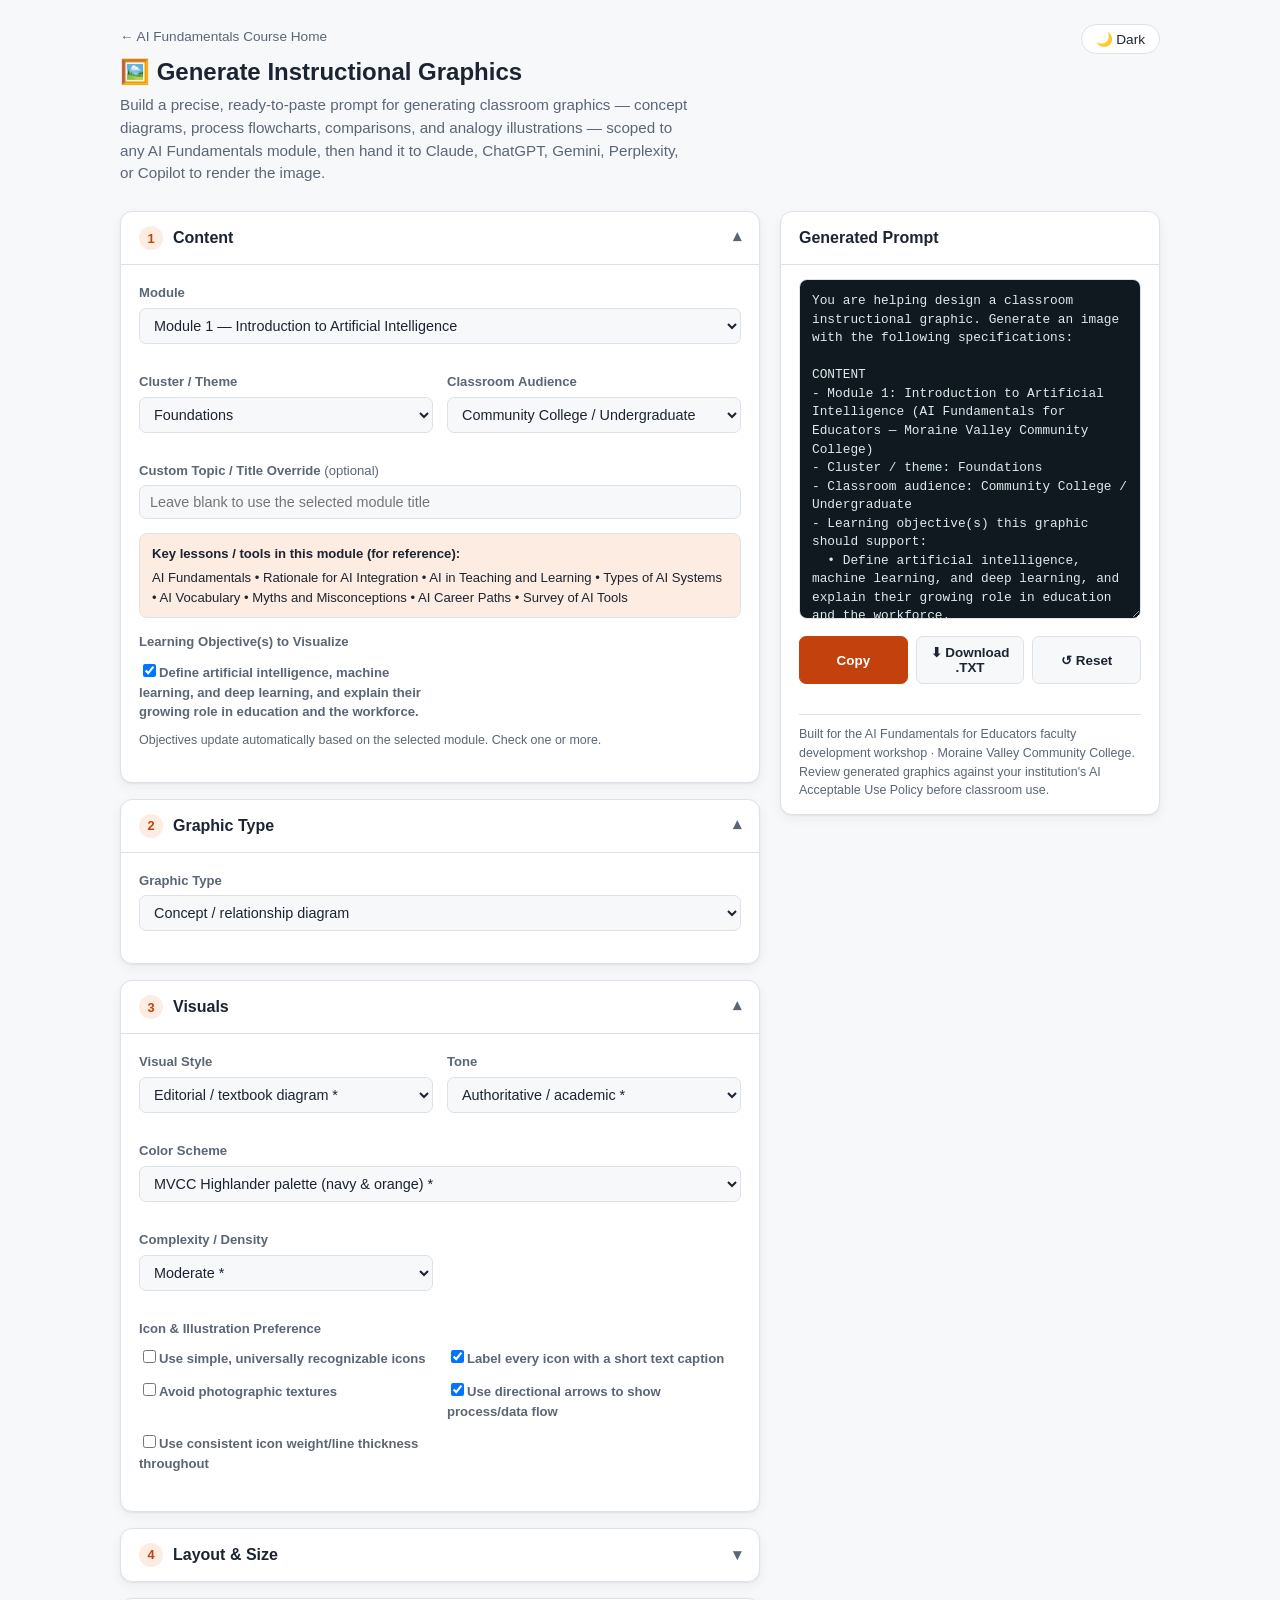
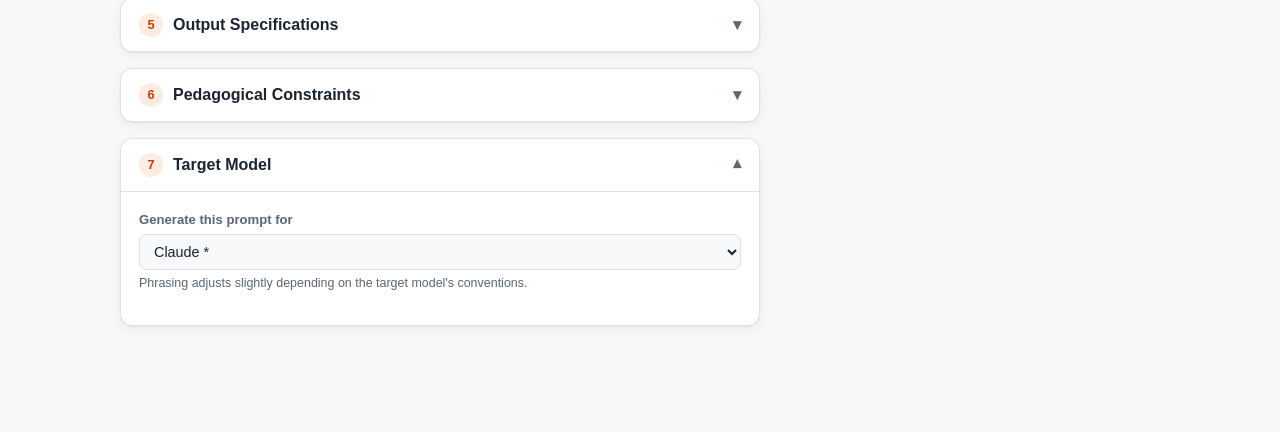
<file: references/ai-gen-graphics.html>
<!DOCTYPE html>
<html lang="en" data-theme="light">
<head>
<meta charset="UTF-8">
<meta name="viewport" content="width=device-width, initial-scale=1.0">
<title>Generate Instructional Graphics — AI Fundamentals for Educators Prompt Builder</title>
<style>
  :root[data-theme="light"] {
    --bg: #f7f8fa;
    --surface: #ffffff;
    --fg: #1b2430;
    --muted: #5b6675;
    --border: #dde2e8;
    --accent: #c2410c;
    --accent-fg: #ffffff;
    --accent-soft: #fdece2;
    --code-bg: #101820;
    --code-fg: #dcecea;
    --shadow: 0 1px 2px rgba(20,30,40,0.06), 0 4px 12px rgba(20,30,40,0.05);
  }
  :root[data-theme="dark"] {
    --bg: #121820;
    --surface: #1a222c;
    --fg: #e8edf2;
    --muted: #9aa7b5;
    --border: #2b3542;
    --accent: #fe8a4a;
    --accent-fg: #1b1206;
    --accent-soft: #3a2314;
    --code-bg: #0b1116;
    --code-fg: #d7ece9;
    --shadow: 0 1px 2px rgba(0,0,0,0.4), 0 6px 16px rgba(0,0,0,0.35);
  }
  * { box-sizing: border-box; }
  body {
    margin: 0;
    background: var(--bg);
    color: var(--fg);
    font-family: -apple-system, "Segoe UI", Roboto, Helvetica, Arial, sans-serif;
    line-height: 1.5;
  }
  a { color: var(--accent); }
  .wrap { max-width: 1080px; margin: 0 auto; padding: 24px 20px 90px; }

  header.page-head {
    display: flex;
    justify-content: space-between;
    align-items: flex-start;
    gap: 16px;
    flex-wrap: wrap;
    margin-bottom: 22px;
  }
  .breadcrumb { font-size: 0.85rem; color: var(--muted); text-decoration: none; }
  .breadcrumb:hover { text-decoration: underline; }
  h1 { font-size: 1.5rem; margin: 6px 0 4px; }
  .subtitle { color: var(--muted); font-size: 0.95rem; margin: 0 0 4px; max-width: 68ch; }
  .theme-toggle {
    background: var(--surface);
    border: 1px solid var(--border);
    color: var(--fg);
    border-radius: 999px;
    padding: 6px 14px;
    font-size: 0.85rem;
    cursor: pointer;
    white-space: nowrap;
  }

  .layout { display: grid; grid-template-columns: minmax(0, 1fr) minmax(300px, 380px); gap: 20px; align-items: start; }
  @media (max-width: 860px) { .layout { grid-template-columns: 1fr; } }

  .card {
    background: var(--surface);
    border: 1px solid var(--border);
    border-radius: 12px;
    box-shadow: var(--shadow);
    margin-bottom: 16px;
    overflow: hidden;
  }
  .card > summary, .card > .card-head {
    display: flex;
    align-items: center;
    gap: 10px;
    padding: 14px 18px;
    font-weight: 700;
    cursor: pointer;
    list-style: none;
  }
  .card > summary::-webkit-details-marker { display: none; }
  .card > summary .num, .card-head .num {
    width: 24px; height: 24px; border-radius: 50%;
    background: var(--accent-soft); color: var(--accent);
    display: flex; align-items: center; justify-content: center;
    font-size: 0.8rem; flex-shrink: 0;
  }
  .card-body { padding: 4px 18px 18px; border-top: 1px solid var(--border); }
  .card[open] .chev { transform: rotate(180deg); }
  .chev { margin-left: auto; color: var(--muted); transition: transform .15s ease; }

  .field { margin: 14px 0; }
  .field label, .field legend {
    display: block;
    font-size: 0.82rem;
    font-weight: 600;
    color: var(--muted);
    margin-bottom: 5px;
    padding: 0;
  }
  .field select, .field input[type="text"], .field input[type="number"] {
    width: 100%;
    padding: 8px 10px;
    border: 1px solid var(--border);
    border-radius: 7px;
    background: var(--bg);
    color: var(--fg);
    font-size: 0.9rem;
    font-family: inherit;
  }
  .row2 { display: grid; grid-template-columns: 1fr 1fr; gap: 14px; }
  @media (max-width: 560px) { .row2 { grid-template-columns: 1fr; } }
  .hint { font-size: 0.78rem; color: var(--muted); margin-top: 4px; }

  .check-grid {
    display: grid;
    grid-template-columns: repeat(auto-fill, minmax(200px, 1fr));
    gap: 6px 14px;
    margin-top: 4px;
  }
  .check-item { display: flex; align-items: flex-start; gap: 7px; font-size: 0.86rem; }
  .check-item input { margin-top: 3px; flex-shrink: 0; }

  .concepts-box {
    background: var(--accent-soft);
    border: 1px solid var(--border);
    border-radius: 8px;
    padding: 10px 12px;
    font-size: 0.82rem;
    color: var(--fg);
    margin-top: 6px;
    display: none;
  }
  .concepts-box.visible { display: block; }
  .concepts-box strong { display: block; margin-bottom: 4px; }

  fieldset { border: none; padding: 0; margin: 14px 0; }

  .sticky-panel { position: sticky; top: 16px; }
  .output-head {
    display: flex; align-items: center; justify-content: space-between;
    padding: 14px 18px; font-weight: 700; border-bottom: 1px solid var(--border);
  }
  .output-body { padding: 14px 18px; }
  #promptOutput {
    width: 100%;
    min-height: 340px;
    background: var(--code-bg);
    color: var(--code-fg);
    border: 1px solid var(--border);
    border-radius: 8px;
    padding: 12px;
    font-family: "SFMono-Regular", Consolas, "Liberation Mono", Menlo, monospace;
    font-size: 0.8rem;
    line-height: 1.45;
    resize: vertical;
  }
  .btn-row { display: flex; gap: 8px; margin-top: 10px; flex-wrap: wrap; }
  .btn {
    border: 1px solid var(--border);
    background: var(--bg);
    color: var(--fg);
    border-radius: 7px;
    padding: 8px 12px;
    font-size: 0.84rem;
    font-weight: 600;
    cursor: pointer;
    flex: 1;
    min-width: 92px;
  }
  .btn.primary { background: var(--accent); color: var(--accent-fg); border-color: var(--accent); }
  .btn:hover { filter: brightness(0.97); }
  .copy-flash { color: var(--accent); font-size: 0.8rem; margin-top: 6px; min-height: 1.1em; }
  .safeguard-note {
    font-size: 0.78rem;
    color: var(--muted);
    border-top: 1px solid var(--border);
    padding-top: 10px;
    margin-top: 10px;
  }
</style>
</head>
<body>
<div class="wrap">

  <header class="page-head">
    <div>
      <a class="breadcrumb" href="index.html">← AI Fundamentals Course Home</a>
      <h1>🖼️ Generate Instructional Graphics</h1>
      <p class="subtitle">
        Build a precise, ready-to-paste prompt for generating classroom graphics — concept diagrams, process flowcharts, comparisons, and analogy illustrations — scoped to any AI Fundamentals module, then hand it to Claude, ChatGPT, Gemini, Perplexity, or Copilot to render the image.
      </p>
    </div>
    <button class="theme-toggle" id="themeToggle" type="button">🌙 Dark</button>
  </header>

  <div class="layout">
    <div class="forms">

      <!-- 1. CONTENT -->
      <details class="card" open>
        <summary><span class="num">1</span> Content <span class="chev">▾</span></summary>
        <div class="card-body">
          <div class="field">
            <label for="lesson">Module</label>
            <select id="lesson"></select>
          </div>

          <div class="row2">
            <div class="field">
              <label for="subjectArea">Cluster / Theme</label>
              <select id="subjectArea">
                <option>Foundations</option>
                <option>Prompt Engineering</option>
                <option>AI Tools &amp; Platforms</option>
                <option>Publishing &amp; Sharing</option>
                <option>Instructional Materials</option>
                <option>Assessment &amp; Rubrics</option>
                <option>Graphics &amp; Activities</option>
                <option>Meta-Prompts &amp; Interfaces</option>
                <option>Ethics &amp; Policy</option>
              </select>
            </div>
            <div class="field">
              <label for="gradeLevel">Classroom Audience</label>
              <select id="gradeLevel">
                <option>K-12</option>
                <option selected>Community College / Undergraduate</option>
                <option>University / Graduate</option>
                <option>Adult / Workforce Education</option>
                <option>Professional Development / Faculty Training</option>
              </select>
            </div>
          </div>

          <div class="field">
            <label for="customTopic">Custom Topic / Title Override <span style="font-weight:400;">(optional)</span></label>
            <input type="text" id="customTopic" placeholder="Leave blank to use the selected module title">
          </div>

          <div class="concepts-box" id="conceptsBox">
            <strong>Key lessons / tools in this module (for reference):</strong>
            <span id="conceptsText"></span>
          </div>

          <fieldset class="field">
            <legend>Learning Objective(s) to Visualize</legend>
            <div class="check-grid" id="objectivesGrid"></div>
            <div class="hint">Objectives update automatically based on the selected module. Check one or more.</div>
          </fieldset>
        </div>
      </details>

      <!-- 2. GRAPHIC TYPE -->
      <details class="card" open>
        <summary><span class="num">2</span> Graphic Type <span class="chev">▾</span></summary>
        <div class="card-body">
          <div class="field">
            <label for="graphicType">Graphic Type</label>
            <select id="graphicType">
              <option>Let the model choose based on content</option>
              <option selected>Concept / relationship diagram</option>
              <option>Process or workflow flowchart</option>
              <option>Discipline-specific diagram (e.g., biological process, financial model, circuit schematic)</option>
              <option>Comparison chart / table graphic</option>
              <option>Timeline / historical progression</option>
              <option>Analogy-based illustration (everyday analogies for abstract concepts)</option>
              <option>Labeled device / component diagram</option>
              <option>Icon set for slides or handouts</option>
              <option>Infographic summary</option>
              <option>Case-study visual summary</option>
            </select>
          </div>
        </div>
      </details>

      <!-- 3. VISUALS -->
      <details class="card" open>
        <summary><span class="num">3</span> Visuals <span class="chev">▾</span></summary>
        <div class="card-body">
          <div class="row2">
            <div class="field">
              <label for="visualStyle">Visual Style</label>
              <select id="visualStyle">
                <option>Flat vector illustration</option>
                <option>Minimal line-art / icon-based</option>
                <option selected>Editorial / textbook diagram *</option>
                <option>Blueprint / schematic style</option>
                <option>Isometric 3D</option>
                <option>Hand-drawn / sketch-style</option>
                <option>Photorealistic render</option>
              </select>
            </div>
            <div class="field">
              <label for="tone">Tone</label>
              <select id="tone">
                <option>Professional / formal</option>
                <option>Friendly / approachable</option>
                <option>Playful / engaging</option>
                <option selected>Authoritative / academic *</option>
              </select>
            </div>
          </div>

          <div class="field">
            <label for="colorScheme">Color Scheme</label>
            <select id="colorScheme">
              <option selected>MVCC Highlander palette (navy &amp; orange) *</option>
              <option>Corporate blue &amp; gray</option>
              <option>Monochrome / grayscale</option>
              <option>High-contrast black &amp; white (print-safe)</option>
              <option>Earth tones (muted green, brown, tan)</option>
              <option>Vibrant multicolor</option>
              <option>Institutional brand palette (specify colors when pasting)</option>
              <option>Custom — describe in notes</option>
            </select>
          </div>

          <div class="row2">
            <div class="field">
              <label for="density">Complexity / Density</label>
              <select id="density">
                <option>Minimal</option>
                <option selected>Moderate *</option>
                <option>Rich</option>
              </select>
            </div>
          </div>

          <fieldset class="field">
            <legend>Icon &amp; Illustration Preference</legend>
            <div class="check-grid">
              <label class="check-item"><input type="checkbox" data-group="iconPref" value="Use simple, universally recognizable icons">Use simple, universally recognizable icons</label>
              <label class="check-item"><input type="checkbox" data-group="iconPref" value="Label every icon with a short text caption" checked>Label every icon with a short text caption</label>
              <label class="check-item"><input type="checkbox" data-group="iconPref" value="Avoid photographic textures">Avoid photographic textures</label>
              <label class="check-item"><input type="checkbox" data-group="iconPref" value="Use directional arrows to show process/data flow" checked>Use directional arrows to show process/data flow</label>
              <label class="check-item"><input type="checkbox" data-group="iconPref" value="Use consistent icon weight/line thickness throughout">Use consistent icon weight/line thickness throughout</label>
            </div>
          </fieldset>
        </div>
      </details>

      <!-- 4. LAYOUT & SIZE -->
      <details class="card">
        <summary><span class="num">4</span> Layout &amp; Size <span class="chev">▾</span></summary>
        <div class="card-body">
          <div class="row2">
            <div class="field">
              <label for="sizePreset">Size Preset</label>
              <select id="sizePreset">
                <option>Slide (16:9, 1920×1080)</option>
                <option selected>Slide (4:3, 1024×768)</option>
                <option>Letter page (8.5×11 in, portrait)</option>
                <option>Letter page (8.5×11 in, landscape)</option>
                <option>Square (1:1) for handouts/social</option>
                <option>Poster (24×36 in)</option>
                <option>Web banner (wide)</option>
                <option>LMS thumbnail (small, square)</option>
                <option>Print handout (A4)</option>
                <option>Custom — specify below</option>
              </select>
            </div>
            <div class="field">
              <label for="orientation">Orientation</label>
              <select id="orientation">
                <option selected>Landscape</option>
                <option>Portrait</option>
                <option>Square</option>
              </select>
            </div>
          </div>
          <div class="row2">
            <div class="field">
              <label for="textAmount">Amount of Text</label>
              <select id="textAmount">
                <option>None — visuals only</option>
                <option selected>Minimal labels only</option>
                <option>Moderate — labels + short captions</option>
                <option>Text-heavy — labels, captions, and a short legend</option>
              </select>
            </div>
            <div class="field">
              <label for="customSize">Custom Dimensions <span style="font-weight:400;">(optional)</span></label>
              <input type="text" id="customSize" placeholder="e.g., 1600×900 px">
            </div>
          </div>
        </div>
      </details>

      <!-- 5. OUTPUT SPECIFICATIONS -->
      <details class="card">
        <summary><span class="num">5</span> Output Specifications <span class="chev">▾</span></summary>
        <div class="card-body">
          <div class="row2">
            <div class="field">
              <label for="fileFormat">File Format</label>
              <select id="fileFormat">
                <option>PNG</option>
                <option>JPG</option>
                <option>PDF</option>
                <option>SVG (vector, if supported)</option>
                <option selected>Model recommendation</option>
              </select>
            </div>
            <div class="field">
              <label for="resolution">Resolution</label>
              <select id="resolution">
                <option>Screen (72–96 DPI)</option>
                <option selected>Standard print (150 DPI)</option>
                <option>High-quality print (300 DPI)</option>
                <option>Highest available</option>
              </select>
            </div>
          </div>
          <fieldset class="field">
            <legend>Options</legend>
            <div class="check-grid">
              <label class="check-item"><input type="checkbox" id="transparentBg" value="Transparent background">Transparent background</label>
              <label class="check-item"><input type="checkbox" id="safeMargins" value="Include safe margins for slide/print bleed" checked>Include safe margins for slide/print bleed</label>
            </div>
          </fieldset>
        </div>
      </details>

      <!-- 6. PEDAGOGICAL CONSTRAINTS -->
      <details class="card">
        <summary><span class="num">6</span> Pedagogical Constraints <span class="chev">▾</span></summary>
        <div class="card-body">
          <div class="check-grid" style="grid-template-columns:1fr;">
            <label class="check-item"><input type="checkbox" data-group="pedConstraint" value="Prioritize readability at a distance (classroom projection)" checked>Prioritize readability at a distance (classroom projection)</label>
            <label class="check-item"><input type="checkbox" data-group="pedConstraint" value="Use a color-blind-safe palette" checked>Use a color-blind-safe palette</label>
            <label class="check-item"><input type="checkbox" data-group="pedConstraint" value="Avoid unnecessary jargon in visible labels; define any acronym used" checked>Avoid unnecessary jargon in visible labels; define any acronym used</label>
            <label class="check-item"><input type="checkbox" data-group="pedConstraint" value="Do not depict real, identifiable people, institutions, or logos without permission" checked>Do not depict real, identifiable people, institutions, or logos without permission</label>
            <label class="check-item"><input type="checkbox" data-group="pedConstraint" value="Keep imagery inclusive and free of stereotypes or bias" checked>Keep imagery inclusive and free of stereotypes or bias</label>
            <label class="check-item"><input type="checkbox" data-group="pedConstraint" value="Provide a one-sentence alt-text description alongside the image">Provide a one-sentence alt-text description alongside the image</label>
          </div>
        </div>
      </details>

      <!-- TARGET MODEL -->
      <details class="card" open>
        <summary><span class="num">7</span> Target Model <span class="chev">▾</span></summary>
        <div class="card-body">
          <div class="field">
            <label for="targetModel">Generate this prompt for</label>
            <select id="targetModel">
              <option selected>Claude *</option>
              <option>ChatGPT</option>
              <option>Gemini</option>
              <option>Perplexity</option>
              <option>MS Copilot</option>
            </select>
            <div class="hint">Phrasing adjusts slightly depending on the target model's conventions.</div>
          </div>
        </div>
      </details>

    </div>

    <!-- OUTPUT PANEL -->
    <div class="sticky-panel">
      <div class="card">
        <div class="output-head">
          <span>Generated Prompt</span>
        </div>
        <div class="output-body">
          <textarea id="promptOutput" readonly></textarea>
          <div class="btn-row">
            <button class="btn primary" id="copyBtn" type="button">Copy</button>
            <button class="btn" id="downloadBtn" type="button">⬇ Download .TXT</button>
            <button class="btn" id="resetBtn" type="button">↺ Reset</button>
          </div>
          <div class="copy-flash" id="copyFlash"></div>
          <div class="safeguard-note">
            Built for the AI Fundamentals for Educators faculty development workshop · Moraine Valley Community College.
            Review generated graphics against your institution's AI Acceptable Use Policy before classroom use.
          </div>
        </div>
      </div>
    </div>

  </div>
</div>

<script>
// =====================================================================
// AI FUNDAMENTALS FOR EDUCATORS — MODULE DATA
// Source: AIFundamentalsforEducators_CourseMap.md (10 modules, 2-day faculty
// development workshop) — Moraine Valley Community College
// =====================================================================
const MODULES = [
  {
    title: "Introduction to Artificial Intelligence",
    cluster: "Foundations",
    concepts: [
      "AI Fundamentals",
      "Rationale for AI Integration",
      "AI in Teaching and Learning",
      "Types of AI Systems",
      "AI Vocabulary",
      "Myths and Misconceptions",
      "AI Career Paths",
      "Survey of AI Tools"
    ],
    objectives: [
      "Define artificial intelligence, machine learning, and deep learning, and explain their growing role in education and the workforce."
    ]
  },
  {
    title: "Introduction to Large Language Models",
    cluster: "Foundations",
    concepts: [
      "How LLMs Work",
      "Tokens & Context Windows",
      "Comparing AI Models",
      "Platform survey: Perplexity, Gemini, ChatGPT, Claude, MS Copilot, DeepSeek, Grok, Comet"
    ],
    objectives: [
      "Evaluate leading AI tools and large language models (Perplexity, Gemini, ChatGPT, Claude, MS Copilot, DeepSeek, Grok, Comet) for classroom applicability and pedagogical fit."
    ]
  },
  {
    title: "Prompts & Prompt Engineering",
    cluster: "Prompt Engineering",
    concepts: [
      "AI Prompt Engineering",
      "Prompt Engineering Basics",
      "Prompt Architect — Academic",
      "The CO-STAR Framework"
    ],
    objectives: [
      "Design effective AI prompts using the CO-STAR framework to generate accurate, discipline-specific educational content."
    ]
  },
  {
    title: "Other Useful AI Tools",
    cluster: "AI Tools & Platforms",
    concepts: [
      "Napkin.ai (visual ideas)",
      "NotebookLM (AI notes / synthesis)",
      "Mapify (mind maps)",
      "Gamma (presentations)",
      "Goblin Tools (task breakdown / accessibility)"
    ],
    objectives: [
      "Evaluate specialized AI tools for classroom applicability and demonstrate practical use in at least two educational contexts."
    ]
  },
  {
    title: "Building Repositories Using GitHub & iFrames",
    cluster: "Publishing & Sharing",
    concepts: [
      "GitHub Basics",
      "GitHub Pages",
      "iFrame Embedding"
    ],
    objectives: [
      "Create and publish a GitHub Pages repository containing at least one HTML-based AI instructional tool, accessible via a public URL, with lessons/resources embedded using iFrames."
    ]
  },
  {
    title: "Build AI-Powered Instructional Materials",
    cluster: "Instructional Materials",
    concepts: [
      "Lesson Plan Builder",
      "Course Chatbot Builder",
      "AI Study Guide Generator",
      "Flashcard Builders",
      "Technical Document Generator",
      "Case Study Wizard",
      "Discipline examples: schedules, dashboards, HVAC, genetics, microeconomics, number systems, security tools"
    ],
    objectives: [
      "Create AI-generated instructional materials tailored to diverse learner needs, including lesson plans, assessments, study guides, and multimedia resources."
    ]
  },
  {
    title: "Generating High-Quality Assessments, Quizzes & Rubrics",
    cluster: "Assessment & Rubrics",
    concepts: [
      "Bloom's Taxonomy",
      "Multiple Choice",
      "Scenario-Based Questions",
      "Analytic Rubrics",
      "LMS Integration"
    ],
    objectives: [
      "Create AI-generated instructional materials tailored to diverse learner needs, including assessments and analytic rubrics aligned to Bloom's Taxonomy."
    ]
  },
  {
    title: "Instructional Graphics & Learning Activities",
    cluster: "Graphics & Activities",
    concepts: [
      "Multimedia & Animations",
      "Instructional Graphics",
      "Graphics Gallery (23 AI-generated discipline graphics)"
    ],
    objectives: [
      "Design and deploy AI-powered tools and interactive applications for a specific academic discipline, experiencing how AI generates immersive, classroom-ready learning experiences across fields."
    ]
  },
  {
    title: "AI-Powered Meta Prompts & Interfaces",
    cluster: "Meta-Prompts & Interfaces",
    concepts: [
      "Video Resource Builder",
      "AI Use Policy Builder",
      "Workforce Prompt Builder",
      "Case Study Wizard",
      "Case Study Prompt Builder",
      "Chatbot Builder"
    ],
    objectives: [
      "Build custom AI meta-prompt tools and interfaces — policy builders, workforce prompt builders, and case-study/chatbot builders — for discipline-specific use cases."
    ]
  },
  {
    title: "Ethics & AI Policies",
    cluster: "Ethics & Policy",
    concepts: [
      "Integrity in the Age of AI",
      "AI Detection",
      "AI as Tool vs. Crutch",
      "AI-Resistant Assignments",
      "Everything Is a Remix"
    ],
    objectives: [
      "Develop a classroom AI Acceptable Use Policy grounded in ethical principles, bias awareness, academic integrity standards, and data privacy requirements."
    ]
  }
];

// ---- Populate module dropdown ----
const lessonSel = document.getElementById('lesson');
MODULES.forEach((l, i) => {
  const opt = document.createElement('option');
  opt.value = i;
  opt.textContent = `Module ${i + 1} — ${l.title}`;
  lessonSel.appendChild(opt);
});

const subjectAreaSel = document.getElementById('subjectArea');
const conceptsBox = document.getElementById('conceptsBox');
const conceptsText = document.getElementById('conceptsText');
const objectivesGrid = document.getElementById('objectivesGrid');

function renderLessonDetails() {
  const lesson = MODULES[lessonSel.value];
  subjectAreaSel.value = lesson.cluster;
  conceptsText.textContent = lesson.concepts.join(' • ');
  conceptsBox.classList.add('visible');

  objectivesGrid.innerHTML = '';
  lesson.objectives.forEach((obj, idx) => {
    const label = document.createElement('label');
    label.className = 'check-item';
    const input = document.createElement('input');
    input.type = 'checkbox';
    input.dataset.group = 'objectives';
    input.value = obj;
    if (idx === 0) input.checked = true;
    label.appendChild(input);
    label.appendChild(document.createTextNode(obj));
    objectivesGrid.appendChild(label);
    input.addEventListener('change', buildPrompt);
  });
  buildPrompt();
}

lessonSel.addEventListener('change', renderLessonDetails);

// ---- Gather helpers ----
function checkedValues(groupName) {
  return Array.from(document.querySelectorAll(`input[data-group="${groupName}"]:checked`)).map(i => i.value);
}
function val(id) { return document.getElementById(id).value; }

// ---- Build the prompt text ----
function buildPrompt() {
  const lesson = MODULES[lessonSel.value];
  const topic = val('customTopic').trim() || lesson.title;
  const moduleNum = Number(lessonSel.value) + 1;
  const objectives = checkedValues('objectives');
  const iconPrefs = checkedValues('iconPref');
  const pedConstraints = checkedValues('pedConstraint');
  const transparentBg = document.getElementById('transparentBg').checked;
  const safeMargins = document.getElementById('safeMargins').checked;
  const customSize = val('customSize').trim();
  const model = val('targetModel').replace(' *', '');

  const lines = [];

  const modelIntros = {
    Claude: "You are helping design a classroom instructional graphic. Generate an image with the following specifications:",
    ChatGPT: "Generate an image for classroom instruction with the following specifications:",
    Gemini: "Create an educational graphic image based on these specifications:",
    Perplexity: "Produce an instructional graphic image following these specifications:",
    Copilot: "Design an instructional graphic image using Microsoft Designer / Image Creator with the following specifications:"
  };
  lines.push(modelIntros[model] || modelIntros.Claude);
  lines.push('');

  lines.push('CONTENT');
  lines.push(`- Module ${moduleNum}: ${topic} (AI Fundamentals for Educators — Moraine Valley Community College)`);
  lines.push(`- Cluster / theme: ${val('subjectArea')}`);
  lines.push(`- Classroom audience: ${val('gradeLevel')}`);
  if (objectives.length) {
    lines.push('- Learning objective(s) this graphic should support:');
    objectives.forEach(o => lines.push(`  • ${o}`));
  }
  lines.push('');

  lines.push('GRAPHIC TYPE');
  lines.push(`- ${val('graphicType')}`);
  lines.push('');

  lines.push('VISUAL TREATMENT');
  lines.push(`- Visual style: ${val('visualStyle').replace(' *', '')}`);
  lines.push(`- Tone: ${val('tone').replace(' *', '')}`);
  lines.push(`- Color scheme: ${val('colorScheme').replace(' *', '')}`);
  lines.push(`- Complexity / density: ${val('density').replace(' *', '')}`);
  if (iconPrefs.length) {
    lines.push('- Icon/illustration preferences:');
    iconPrefs.forEach(p => lines.push(`  • ${p}`));
  }
  lines.push('');

  lines.push('LAYOUT & SIZE');
  lines.push(`- Size preset: ${val('sizePreset')}`);
  if (customSize) lines.push(`- Custom dimensions: ${customSize}`);
  lines.push(`- Orientation: ${val('orientation')}`);
  lines.push(`- Amount of text on the graphic: ${val('textAmount')}`);
  lines.push('');

  lines.push('OUTPUT SPECIFICATIONS');
  lines.push(`- File format: ${val('fileFormat')}`);
  lines.push(`- Resolution: ${val('resolution')}`);
  if (transparentBg) lines.push('- Transparent background');
  if (safeMargins) lines.push('- Include safe margins for slide/print bleed');
  lines.push('');

  if (pedConstraints.length) {
    lines.push('PEDAGOGICAL & SAFEGUARD CONSTRAINTS');
    pedConstraints.forEach(c => lines.push(`- ${c}`));
    lines.push('');
  }

  lines.push('This graphic is for faculty development / classroom teaching use in a two-day AI Fundamentals for Educators workshop for community college and university faculty.');

  document.getElementById('promptOutput').value = lines.join('\n');
}

// ---- Wire up every input to rebuild the prompt live ----
document.querySelectorAll('select, input[type="text"], input[type="checkbox"], input[type="number"]').forEach(el => {
  el.addEventListener('input', buildPrompt);
  el.addEventListener('change', buildPrompt);
});

// ---- Copy / Download / Reset ----
document.getElementById('copyBtn').addEventListener('click', function () {
  const ta = document.getElementById('promptOutput');
  const flash = document.getElementById('copyFlash');
  const showCopied = () => { flash.textContent = 'Copied to clipboard.'; setTimeout(() => flash.textContent = '', 2000); };
  if (navigator.clipboard && navigator.clipboard.writeText) {
    navigator.clipboard.writeText(ta.value).then(showCopied).catch(() => {
      ta.select();
      document.execCommand('copy');
      showCopied();
    });
  } else {
    ta.select();
    document.execCommand('copy');
    showCopied();
  }
});

document.getElementById('downloadBtn').addEventListener('click', function () {
  const text = document.getElementById('promptOutput').value;
  const blob = new Blob([text], { type: 'text/plain' });
  const url = URL.createObjectURL(blob);
  const a = document.createElement('a');
  a.href = url;
  a.download = 'ai-fundamentals-instructional-graphic-prompt.txt';
  document.body.appendChild(a);
  a.click();
  document.body.removeChild(a);
  URL.revokeObjectURL(url);
});

document.getElementById('resetBtn').addEventListener('click', function () {
  document.querySelectorAll('input[type="checkbox"]').forEach(c => c.checked = false);
  document.getElementById('customTopic').value = '';
  document.getElementById('customSize').value = '';
  lessonSel.value = 0;
  document.getElementById('safeMargins').checked = true;
  document.querySelectorAll('input[data-group="pedConstraint"]').forEach((c, i) => { if (i < 5) c.checked = true; });
  document.querySelectorAll('input[data-group="iconPref"]').forEach(c => {
    if (c.value.startsWith('Label') || c.value.startsWith('Use directional')) c.checked = true;
  });
  renderLessonDetails();
});

// ---- Theme toggle ----
document.getElementById('themeToggle').addEventListener('click', function () {
  const html = document.documentElement;
  const isDark = html.getAttribute('data-theme') === 'dark';
  html.setAttribute('data-theme', isDark ? 'light' : 'dark');
  this.textContent = isDark ? '🌙 Dark' : '☀️ Light';
});

// ---- Init ----
lessonSel.value = 0;
renderLessonDetails();
</script>
</body>
</html>
</file>
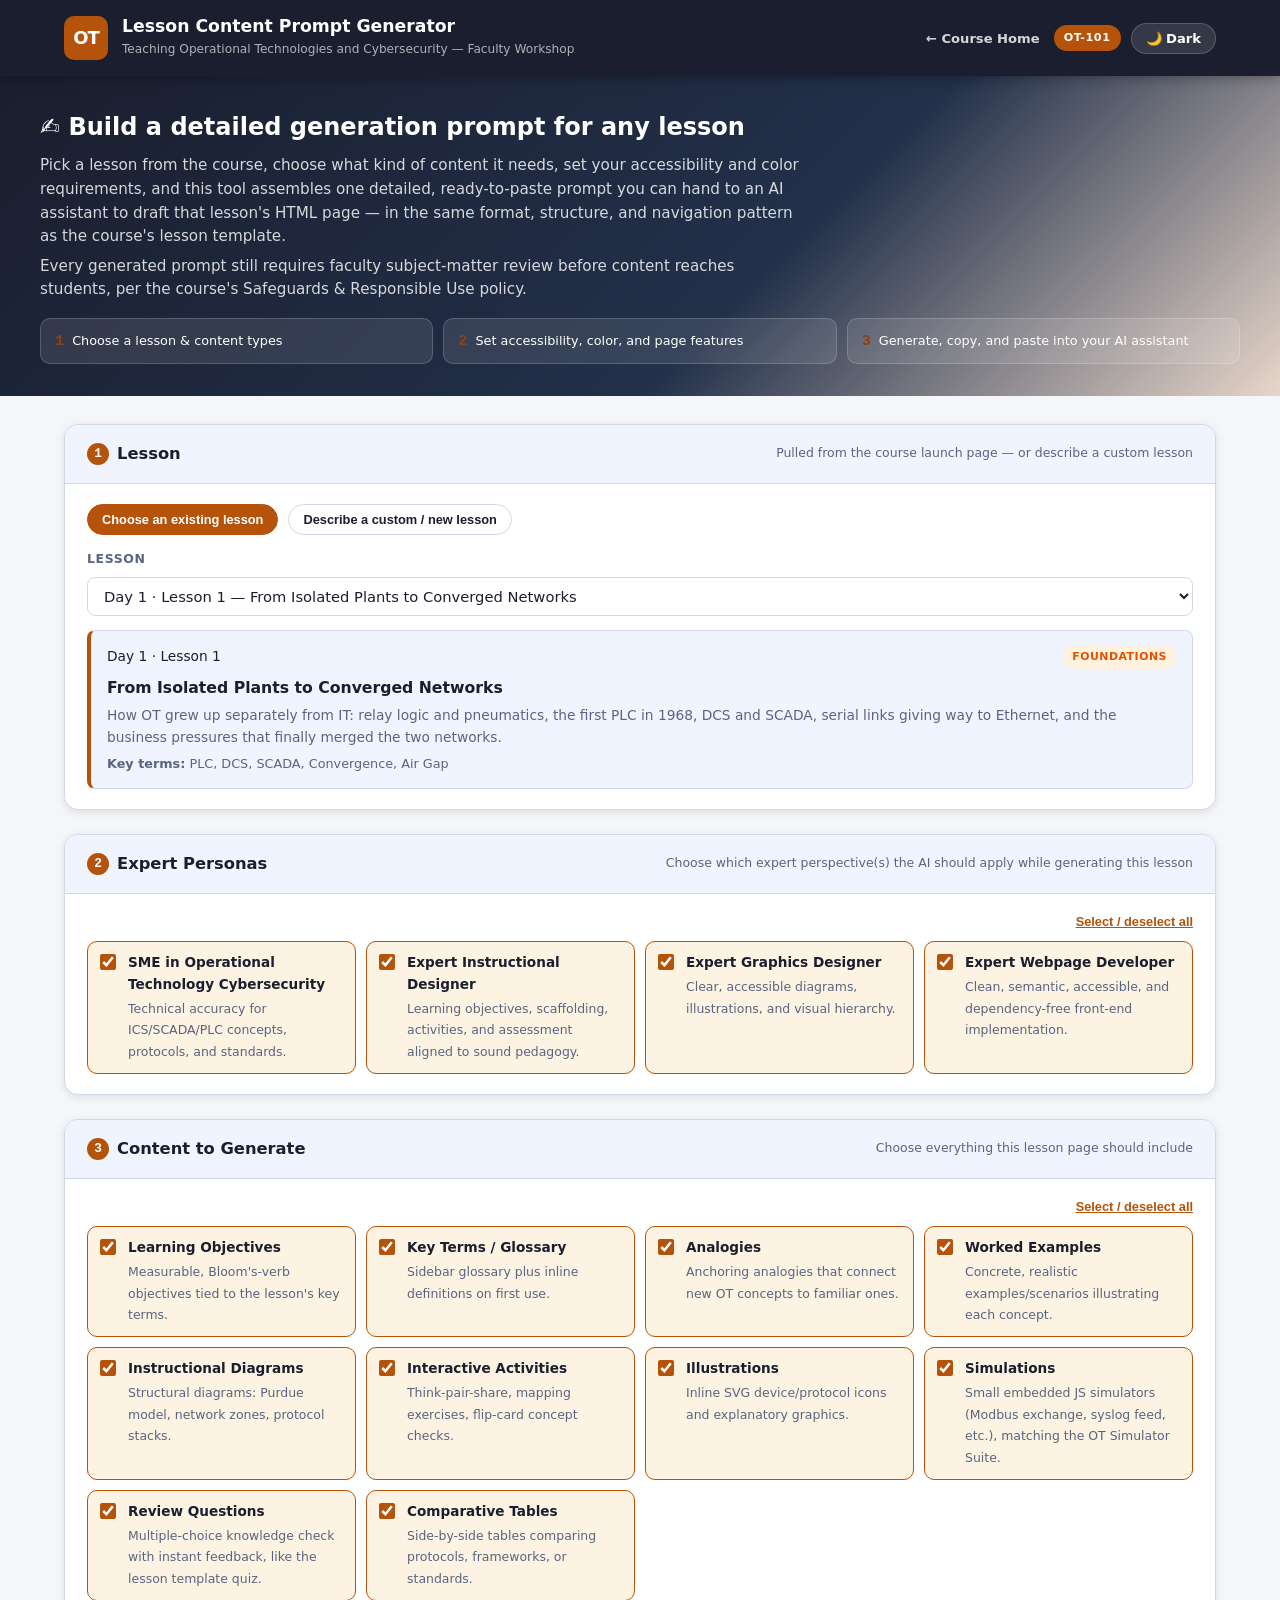
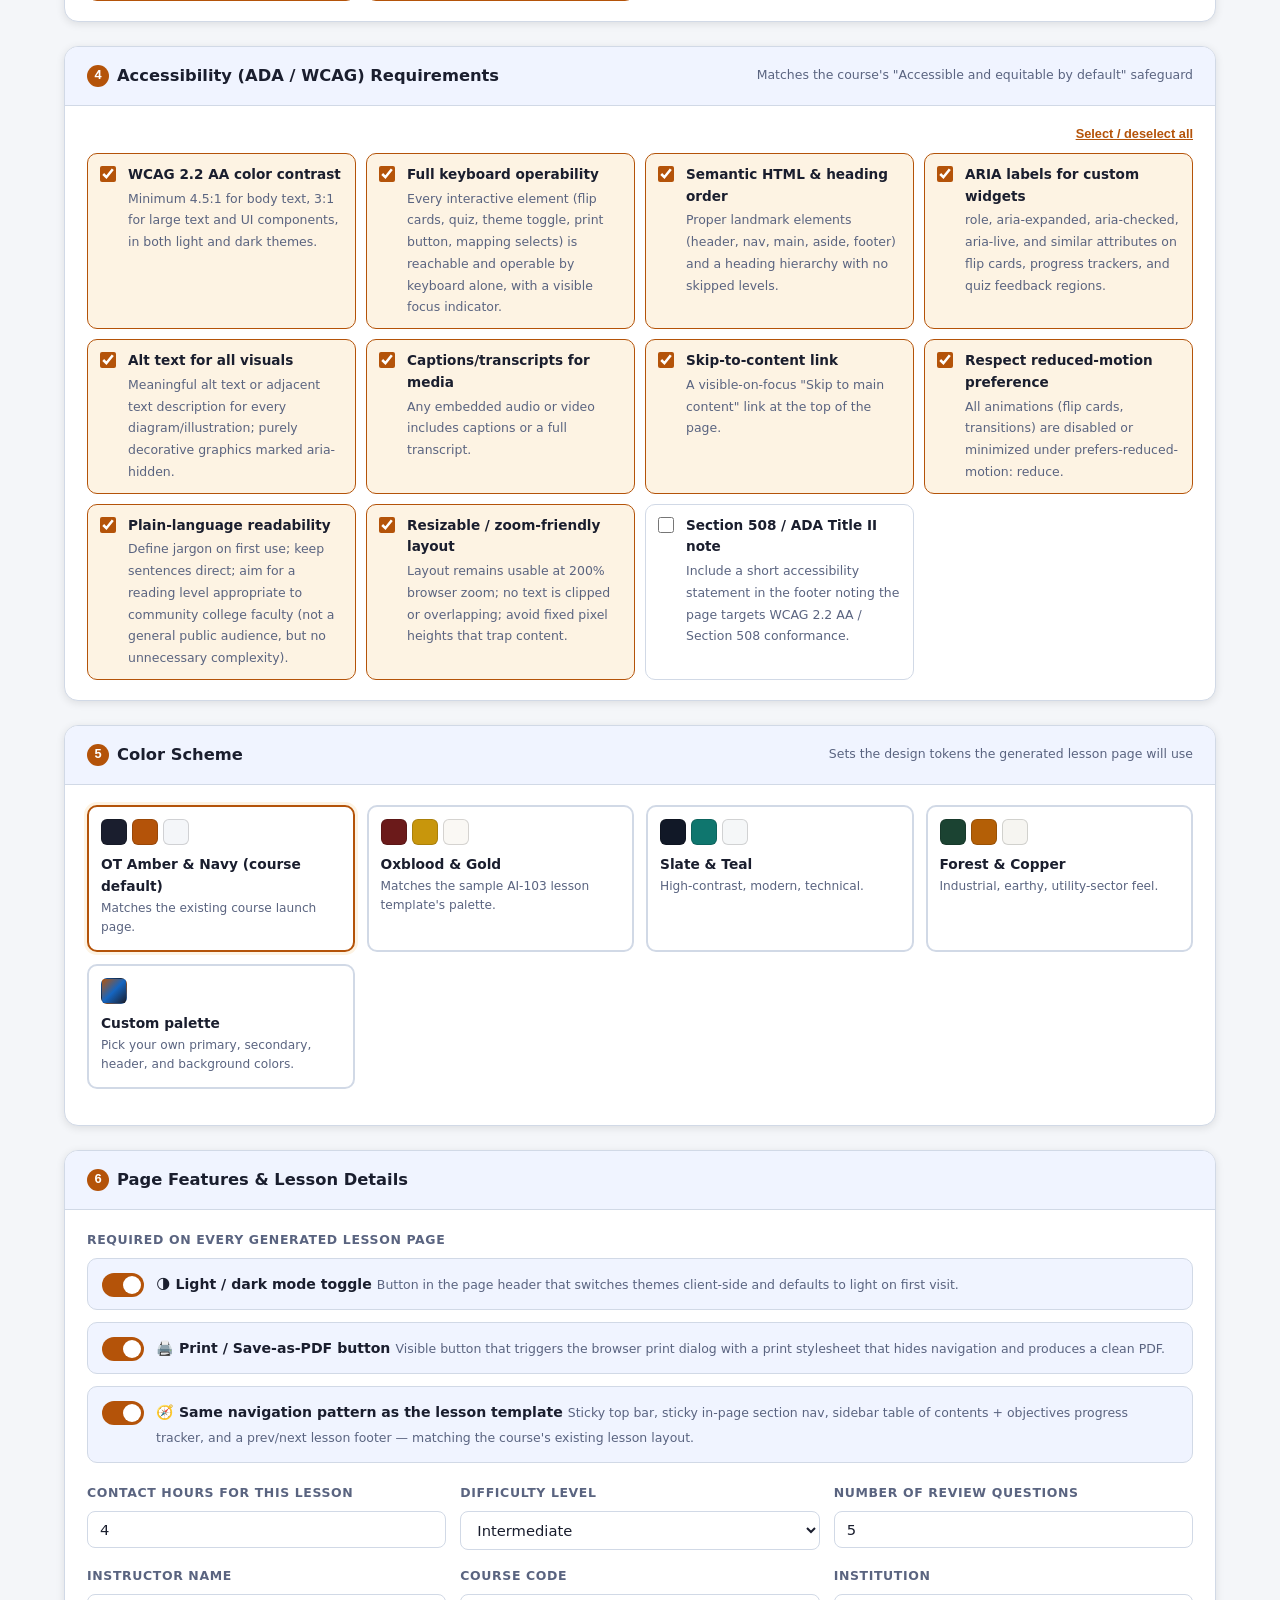
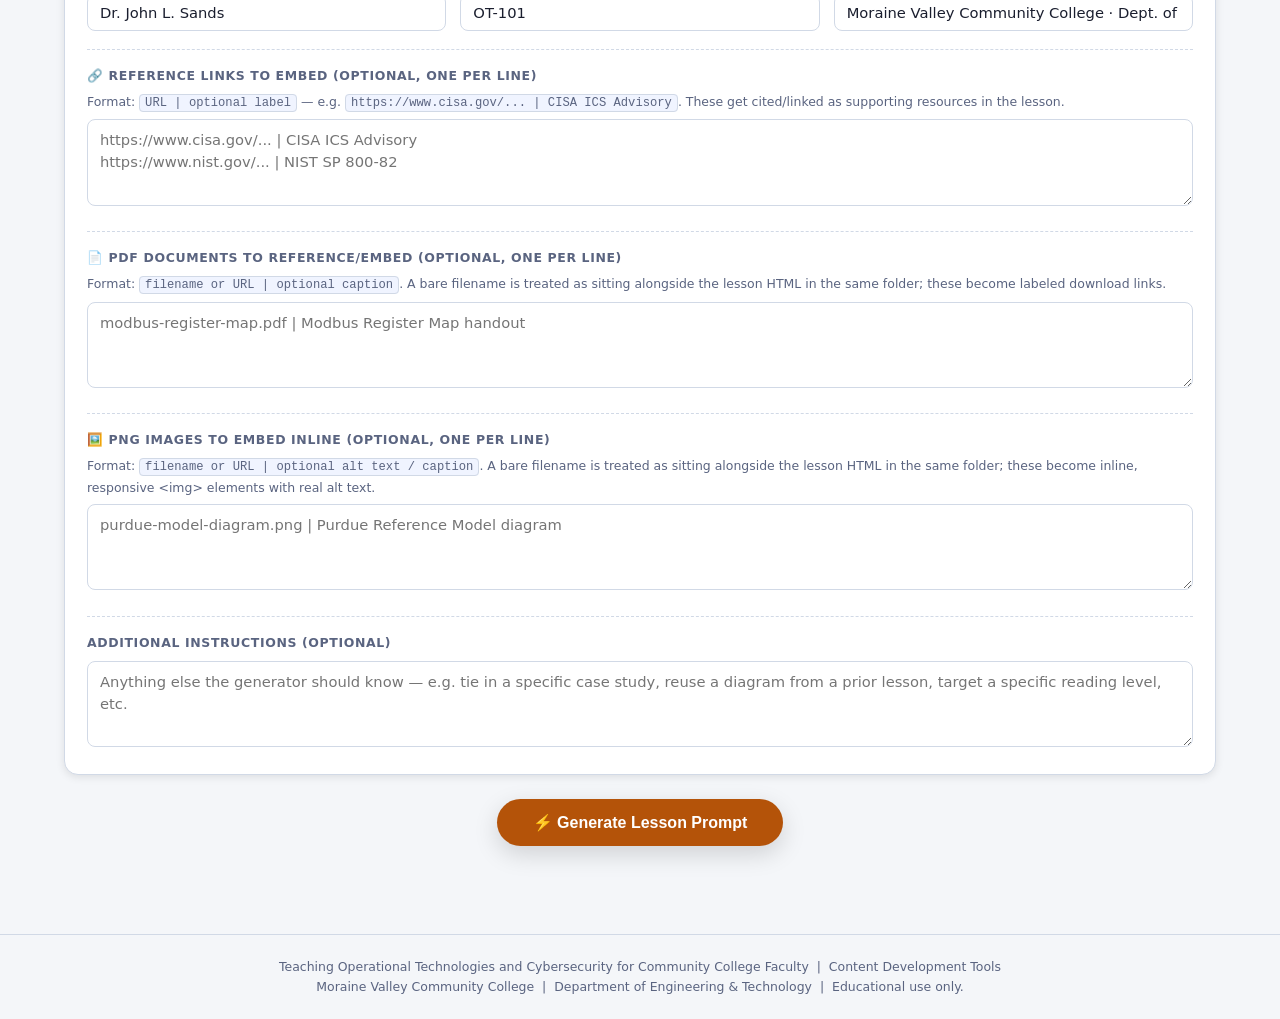
<file: references/gen-lesson.html>
<!DOCTYPE html>
<html lang="en">
<head>
<meta charset="UTF-8">
<meta name="viewport" content="width=device-width, initial-scale=1.0">
<meta name="description" content="Lesson Content Prompt Generator for the Teaching Operational Technologies and Cybersecurity faculty workshop. Build a detailed, ready-to-paste AI prompt for generating any lesson in the course.">
<title>Lesson Content Prompt Generator | Teaching OT &amp; Cybersecurity</title>
<style>
  :root {
    --bg: #f4f6f9;
    --surface: #ffffff;
    --surface2: #f0f4ff;
    --border: #d1d9e6;
    --text: #1a1e2e;
    --text-muted: #5a6480;
    --accent: #b45309;
    --accent2: #92400e;
    --accent-light: #fdf3e3;
    --on-accent: #ffffff;
    --badge-bg: #1a1e2e;
    --badge-text: #ffffff;
    --card-hover: #f3f0e8;
    --shadow: 0 2px 8px rgba(0,0,0,0.10);
    --shadow-hover: 0 8px 24px rgba(0,0,0,0.15);
    --header-bg: #1a1e2e;
    --header-text: #ffffff;
    --tag-found: #e65100;
    --tag-proto: #1565c0;
    --tag-threat: #c0392b;
    --tag-gov: #6a1b9a;
    --tag-idm: #00695c;
    --tag-ops: #276221;
    --tag-safety: #b45309;
    --tag-lab: #0277bd;
    --tag-tools: #5c6bc0;
    --tag-found-bg: #fff3e0;
    --tag-proto-bg: #e3f0fd;
    --tag-threat-bg: #fdecea;
    --tag-gov-bg: #f3e5f5;
    --tag-idm-bg: #e0f2f1;
    --tag-ops-bg: #e8f5e9;
    --tag-safety-bg: #fdf3e3;
    --tag-lab-bg: #e1f0fa;
    --tag-tools-bg: #ede7f6;
    --input-bg: #ffffff;
    --focus-ring: #b45309;
    --success: #1a6b2a;
    --success-bg: #e8f5eb;
  }
  [data-theme="dark"] {
    --bg: #0f1117;
    --surface: #1c1f2e;
    --surface2: #252840;
    --border: #2e3352;
    --text: #e8ecf4;
    --text-muted: #8a92b2;
    --accent: #f59e0b;
    --accent2: #fbbf24;
    --accent-light: #2a1c05;
    --on-accent: #17130a;
    --badge-bg: #f59e0b;
    --badge-text: #17130a;
    --card-hover: #232636;
    --shadow: 0 2px 8px rgba(0,0,0,0.40);
    --shadow-hover: 0 8px 24px rgba(0,0,0,0.55);
    --header-bg: #0a0c14;
    --header-text: #e8ecf4;
    --tag-found: #ffcc80;
    --tag-proto: #90caf9;
    --tag-threat: #ef9a9a;
    --tag-gov: #ce93d8;
    --tag-idm: #80cbc4;
    --tag-ops: #a5d6a7;
    --tag-safety: #fbbf24;
    --tag-lab: #4fc3f7;
    --tag-tools: #9fa8da;
    --tag-found-bg: #2a1a00;
    --tag-proto-bg: #0d1f35;
    --tag-threat-bg: #2a1010;
    --tag-gov-bg: #1f0d2a;
    --tag-idm-bg: #0d2520;
    --tag-ops-bg: #0d2010;
    --tag-safety-bg: #2a1c05;
    --tag-lab-bg: #0a1f30;
    --tag-tools-bg: #1a1a35;
    --input-bg: #151824;
    --focus-ring: #f59e0b;
    --success: #7fd996;
    --success-bg: #0d2515;
  }
  * { box-sizing: border-box; margin: 0; padding: 0; }
  html { scroll-behavior: smooth; }
  body {
    font-family: 'Segoe UI', system-ui, sans-serif;
    background: var(--bg);
    color: var(--text);
    min-height: 100vh;
    transition: background 0.3s, color 0.3s;
    line-height: 1.6;
  }
  a { color: var(--accent); }
  a:focus-visible, button:focus-visible, input:focus-visible, select:focus-visible, textarea:focus-visible, [tabindex]:focus-visible {
    outline: 3px solid var(--focus-ring);
    outline-offset: 2px;
  }
  .skip-link {
    position: absolute; top: -40px; left: 1rem;
    background: var(--accent); color: var(--on-accent);
    padding: .5rem 1rem; border-radius: 6px;
    font-size: .85rem; font-weight: 700; text-decoration: none;
    transition: top .2s; z-index: 9999;
  }
  .skip-link:focus { top: .5rem; }

  /* HEADER */
  header.site-header {
    background: var(--header-bg);
    color: var(--header-text);
    padding: 0;
    position: sticky;
    top: 0;
    z-index: 100;
    box-shadow: 0 2px 12px rgba(0,0,0,0.3);
  }
  .header-inner {
    max-width: 1200px;
    margin: 0 auto;
    padding: 16px 24px;
    display: flex;
    align-items: center;
    justify-content: space-between;
    gap: 16px;
    flex-wrap: wrap;
  }
  .header-brand { display: flex; align-items: center; gap: 14px; }
  .brand-icon {
    width: 44px; height: 44px;
    background: var(--accent);
    border-radius: 10px;
    display: flex; align-items: center; justify-content: center;
    font-size: 18px; font-weight: 900; color: var(--on-accent);
    flex-shrink: 0; letter-spacing: -1px;
  }
  .brand-text h1 { font-size: 1.08rem; font-weight: 700; line-height: 1.25; }
  .brand-text p { font-size: 0.76rem; opacity: 0.65; margin-top: 2px; }
  .header-right { display: flex; align-items: center; gap: 10px; flex-wrap: wrap; }
  .course-badge {
    background: var(--accent); color: var(--on-accent);
    font-size: 0.7rem; font-weight: 700; padding: 4px 10px;
    border-radius: 20px; letter-spacing: 0.05em; text-transform: uppercase;
    text-decoration: none; display: inline-block;
  }
  .home-link {
    font-size: 0.82rem; font-weight: 600; color: rgba(255,255,255,.82);
    text-decoration: none; padding: 6px 4px;
  }
  .home-link:hover { color: #fff; text-decoration: underline; }
  .theme-toggle {
    background: rgba(255,255,255,0.12);
    border: 1px solid rgba(255,255,255,0.18);
    color: var(--header-text);
    cursor: pointer;
    padding: 7px 14px;
    border-radius: 20px;
    font-size: 0.82rem;
    font-weight: 600;
    font-family: inherit;
    display: flex; align-items: center; gap: 6px;
    transition: background 0.2s;
  }
  .theme-toggle:hover { background: rgba(255,255,255,0.22); }

  /* HERO */
  .hero {
    background: linear-gradient(135deg, #1a1e2e 0%, #22304a 60%, #b4530933 100%);
    color: #fff;
    padding: 32px 24px;
  }
  .hero-inner { max-width: 1200px; margin: 0 auto; }
  .hero h2 { font-size: 1.5rem; font-weight: 800; margin-bottom: 8px; }
  .hero p { opacity: 0.82; font-size: 0.95rem; max-width: 760px; line-height: 1.55; margin-bottom: 6px; }
  .hero-steps {
    display: flex; flex-wrap: wrap; gap: 10px; margin-top: 16px;
  }
  .hero-step {
    background: rgba(255,255,255,0.1);
    border: 1px solid rgba(255,255,255,0.18);
    border-radius: 10px;
    padding: 10px 14px;
    font-size: 0.8rem;
    display: flex;
    align-items: baseline;
    gap: 8px;
    flex: 1 1 220px;
  }
  .hero-step b { font-family: monospace; color: var(--accent2); font-size: .95rem; }

  /* MAIN */
  main { max-width: 1200px; margin: 0 auto; padding: 28px 24px 60px; }
  .tool-card {
    background: var(--surface);
    border: 1px solid var(--border);
    border-radius: 14px;
    box-shadow: var(--shadow);
    margin-bottom: 24px;
    overflow: hidden;
  }
  .tool-card-head {
    padding: 16px 22px;
    border-bottom: 1px solid var(--border);
    display: flex;
    align-items: baseline;
    justify-content: space-between;
    gap: 10px;
    flex-wrap: wrap;
    background: var(--surface2);
  }
  .tool-card-head h2 {
    font-size: 1.02rem;
    font-weight: 800;
    display: flex;
    align-items: center;
    gap: 8px;
  }
  .step-num {
    background: var(--accent);
    color: var(--on-accent);
    font-family: monospace;
    font-weight: 800;
    font-size: 0.8rem;
    width: 22px; height: 22px;
    border-radius: 50%;
    display: inline-flex;
    align-items: center;
    justify-content: center;
    flex-shrink: 0;
  }
  .tool-card-head .hint { font-size: 0.78rem; color: var(--text-muted); }
  .tool-card-body { padding: 20px 22px; }
  .field-label {
    font-size: 0.78rem;
    font-weight: 700;
    text-transform: uppercase;
    letter-spacing: 0.05em;
    color: var(--text-muted);
    margin-bottom: 8px;
    display: block;
  }
  .row { display: flex; gap: 14px; flex-wrap: wrap; margin-bottom: 16px; }
  .row > div { flex: 1 1 220px; }
  select, input[type="text"], input[type="number"], textarea {
    width: 100%;
    font-family: inherit;
    font-size: 0.92rem;
    padding: 9px 12px;
    border: 1px solid var(--border);
    border-radius: 8px;
    background: var(--input-bg);
    color: var(--text);
  }
  textarea { resize: vertical; line-height: 1.5; }
  .lesson-select-row { display: flex; gap: 10px; flex-wrap: wrap; margin-bottom: 14px; }
  .mode-btn {
    border: 1px solid var(--border);
    background: var(--surface);
    color: var(--text);
    padding: 7px 14px;
    border-radius: 20px;
    font-size: 0.8rem;
    font-weight: 700;
    cursor: pointer;
  }
  .mode-btn.active { background: var(--accent); color: var(--on-accent); border-color: var(--accent); }

  .lesson-preview {
    margin-top: 14px;
    background: var(--surface2);
    border: 1px solid var(--border);
    border-left: 4px solid var(--accent);
    border-radius: 8px;
    padding: 14px 16px;
    font-size: 0.86rem;
  }
  .lesson-preview .lp-top { display: flex; justify-content: space-between; gap: 10px; flex-wrap: wrap; margin-bottom: 6px; }
  .lesson-preview .lp-title { font-weight: 800; font-size: 0.98rem; margin-bottom: 4px; }
  .lesson-preview .lp-desc { color: var(--text-muted); margin-bottom: 6px; }
  .lesson-preview .lp-terms { font-size: 0.8rem; color: var(--text-muted); }
  .strand-tag {
    font-size: 0.68rem; font-weight: 700; padding: 3px 9px; border-radius: 10px;
    text-transform: uppercase; letter-spacing: 0.05em; flex-shrink: 0;
  }
  .tag-found { color: var(--tag-found); background: var(--tag-found-bg); }
  .tag-proto { color: var(--tag-proto); background: var(--tag-proto-bg); }
  .tag-threat { color: var(--tag-threat); background: var(--tag-threat-bg); }
  .tag-gov { color: var(--tag-gov); background: var(--tag-gov-bg); }
  .tag-idm { color: var(--tag-idm); background: var(--tag-idm-bg); }
  .tag-ops { color: var(--tag-ops); background: var(--tag-ops-bg); }
  .tag-special { color: var(--accent); background: var(--accent-light); }
  .safety-flag {
    display: inline-flex; align-items: center; gap: 5px;
    font-size: 0.72rem; font-weight: 700; color: var(--tag-safety);
    background: var(--tag-safety-bg); border: 1px solid var(--tag-safety);
    border-radius: 8px; padding: 3px 8px; margin-top: 6px;
  }

  /* Checkbox chip grid */
  .chip-grid {
    display: grid;
    grid-template-columns: repeat(auto-fill, minmax(230px, 1fr));
    gap: 10px;
  }
  .chip {
    position: relative;
    border: 1px solid var(--border);
    background: var(--surface);
    border-radius: 10px;
    padding: 10px 12px 10px 40px;
    cursor: pointer;
    transition: border-color .15s, background .15s;
    font-size: 0.85rem;
  }
  .chip:hover { background: var(--card-hover); }
  .chip input { position: absolute; left: 12px; top: 12px; width: 16px; height: 16px; accent-color: var(--accent); cursor: pointer; }
  .chip .chip-title { font-weight: 700; display: block; margin-bottom: 2px; }
  .chip .chip-desc { color: var(--text-muted); font-size: 0.78rem; line-height: 1.4; }
  .chip.checked { border-color: var(--accent); background: var(--accent-light); }

  .select-all-row { display: flex; justify-content: flex-end; margin-bottom: 12px; }
  .link-btn {
    background: none; border: none; color: var(--accent); font-weight: 700;
    font-size: 0.8rem; cursor: pointer; text-decoration: underline; padding: 0;
  }

  /* Color scheme swatches */
  .scheme-grid {
    display: grid;
    grid-template-columns: repeat(auto-fill, minmax(240px, 1fr));
    gap: 12px;
    margin-bottom: 16px;
  }
  .scheme-card {
    border: 2px solid var(--border);
    border-radius: 10px;
    padding: 12px;
    cursor: pointer;
    background: var(--surface);
  }
  .scheme-card.selected { border-color: var(--accent); box-shadow: 0 0 0 3px var(--accent-light); }
  .scheme-swatches { display: flex; gap: 5px; margin-bottom: 8px; }
  .swatch { width: 26px; height: 26px; border-radius: 6px; border: 1px solid rgba(0,0,0,.15); }
  .scheme-name { font-weight: 700; font-size: 0.86rem; margin-bottom: 2px; }
  .scheme-desc { font-size: 0.76rem; color: var(--text-muted); }
  .custom-color-row { display: flex; gap: 16px; flex-wrap: wrap; align-items: center; margin-top: 10px; }
  .custom-color-row label { font-size: 0.82rem; font-weight: 600; display: flex; align-items: center; gap: 8px; }
  .custom-color-row input[type="color"] { width: 44px; height: 32px; border: 1px solid var(--border); border-radius: 6px; cursor: pointer; background: none; padding: 2px; }

  /* Feature toggle switches */
  .feature-list { display: flex; flex-direction: column; gap: 12px; }
  .feature-item {
    display: flex; align-items: flex-start; gap: 12px;
    border: 1px solid var(--border); border-radius: 10px; padding: 12px 14px;
    background: var(--surface2);
  }
  .switch {
    position: relative; width: 42px; height: 24px; flex-shrink: 0; margin-top: 2px;
  }
  .switch input { opacity: 0; width: 0; height: 0; }
  .switch .slider {
    position: absolute; cursor: pointer; inset: 0; background: var(--border);
    border-radius: 24px; transition: background .2s;
  }
  .switch .slider::before {
    content: ''; position: absolute; width: 18px; height: 18px; left: 3px; top: 3px;
    background: #fff; border-radius: 50%; transition: transform .2s;
  }
  .switch input:checked + .slider { background: var(--accent); }
  .switch input:checked + .slider::before { transform: translateX(18px); }
  .feature-item .ft-title { font-weight: 700; font-size: 0.88rem; }
  .feature-item .ft-desc { font-size: 0.78rem; color: var(--text-muted); margin-top: 2px; }

  .generate-bar {
    display: flex; justify-content: center; margin: 8px 0 28px;
  }
  .btn-generate {
    background: var(--accent); color: var(--on-accent);
    font-size: 1rem; font-weight: 800; padding: 14px 36px;
    border: none; border-radius: 30px; cursor: pointer;
    box-shadow: var(--shadow-hover);
    transition: transform .15s, background .15s;
  }
  .btn-generate:hover { background: var(--accent2); transform: translateY(-1px); }
  .btn-generate:active { transform: translateY(0); }

  #outputSection { display: none; }
  #outputSection.show { display: block; }
  #outputPrompt {
    width: 100%; min-height: 420px; font-family: 'IBM Plex Mono', 'Courier New', monospace;
    font-size: 0.82rem; line-height: 1.55; white-space: pre-wrap;
  }
  .output-actions { display: flex; gap: 10px; margin-top: 14px; flex-wrap: wrap; align-items: center; }
  .btn {
    font-family: inherit; font-weight: 700; font-size: 0.86rem;
    padding: 10px 18px; border-radius: 8px; cursor: pointer; border: none;
    transition: background .15s;
  }
  .btn-primary { background: var(--accent); color: var(--on-accent); }
  .btn-primary:hover { background: var(--accent2); }
  .btn-ghost { background: transparent; border: 1px solid var(--border); color: var(--text); }
  .btn-ghost:hover { background: var(--card-hover); }
  .copy-msg { font-size: 0.8rem; color: var(--success); font-weight: 700; opacity: 0; transition: opacity .2s; }
  .copy-msg.show { opacity: 1; }

  .required-note {
    font-size: 0.78rem; color: var(--text-muted); font-style: italic; margin-top: 6px;
  }

  .field-hint {
    font-size: 0.78rem; color: var(--text-muted); margin: -2px 0 6px;
  }
  .field-hint code {
    background: var(--surface2); border: 1px solid var(--border); border-radius: 4px;
    padding: 1px 5px; font-size: 0.76rem; font-family: 'IBM Plex Mono', 'Courier New', monospace;
  }
  .media-block { margin-top: 18px; padding-top: 16px; border-top: 1px dashed var(--border); }
  .media-block:first-of-type { margin-top: 20px; }

  footer {
    text-align: center; padding: 22px; font-size: 0.78rem; color: var(--text-muted);
    border-top: 1px solid var(--border); line-height: 1.6;
  }

  @media (max-width: 640px) {
    .header-inner { padding: 12px 16px; }
    main { padding: 20px 16px 48px; }
    .tool-card-body { padding: 16px; }
  }
  @media print {
    header, .hero, .generate-bar, footer { display: none; }
  }
</style>
</head>
<body>

<a href="#main" class="skip-link">Skip to main content</a>

<header class="site-header">
  <div class="header-inner">
    <div class="header-brand">
      <div class="brand-icon">OT</div>
      <div class="brand-text">
        <h1>Lesson Content Prompt Generator</h1>
        <p>Teaching Operational Technologies and Cybersecurity — Faculty Workshop</p>
      </div>
    </div>
    <div class="header-right">
      <a class="home-link" href="index.html">← Course Home</a>
      <span class="course-badge">OT-101</span>
      <button class="theme-toggle" onclick="toggleTheme()" id="themeBtn" aria-label="Toggle light and dark mode">🌙 Dark</button>
    </div>
  </div>
</header>

<div class="hero">
  <div class="hero-inner">
    <h2>✍️ Build a detailed generation prompt for any lesson</h2>
    <p>Pick a lesson from the course, choose what kind of content it needs, set your accessibility and color requirements, and this tool assembles one detailed, ready-to-paste prompt you can hand to an AI assistant to draft that lesson's HTML page — in the same format, structure, and navigation pattern as the course's lesson template.</p>
    <p>Every generated prompt still requires faculty subject-matter review before content reaches students, per the course's Safeguards &amp; Responsible Use policy.</p>
    <div class="hero-steps">
      <div class="hero-step"><b>1</b> Choose a lesson &amp; content types</div>
      <div class="hero-step"><b>2</b> Set accessibility, color, and page features</div>
      <div class="hero-step"><b>3</b> Generate, copy, and paste into your AI assistant</div>
    </div>
  </div>
</div>

<main id="main">

  <!-- STEP 1: LESSON -->
  <section class="tool-card" aria-labelledby="lesson-h">
    <div class="tool-card-head">
      <h2 id="lesson-h"><span class="step-num">1</span> Lesson</h2>
      <span class="hint">Pulled from the course launch page — or describe a custom lesson</span>
    </div>
    <div class="tool-card-body">
      <div class="lesson-select-row" role="group" aria-label="Choose lesson source">
        <button type="button" class="mode-btn active" id="modeExisting" onclick="setLessonMode('existing')">Choose an existing lesson</button>
        <button type="button" class="mode-btn" id="modeCustom" onclick="setLessonMode('custom')">Describe a custom / new lesson</button>
      </div>

      <div id="existingLessonBlock">
        <label class="field-label" for="lessonSelect">Lesson</label>
        <select id="lessonSelect" onchange="renderLessonPreview()"></select>
        <div class="lesson-preview" id="lessonPreview" aria-live="polite"></div>
      </div>

      <div id="customLessonBlock" style="display:none;">
        <div class="row">
          <div>
            <label class="field-label" for="customTitle">Lesson title</label>
            <input type="text" id="customTitle" placeholder="e.g., Wireless and Cellular Links in OT Environments">
          </div>
          <div>
            <label class="field-label" for="customDay">Day / lesson number</label>
            <input type="text" id="customDay" placeholder="e.g., Day 3 · Lesson 6b">
          </div>
        </div>
        <label class="field-label" for="customDesc">Short description / scope</label>
        <textarea id="customDesc" rows="3" placeholder="What this lesson covers and why it matters..."></textarea>
        <div style="height:12px;"></div>
        <label class="field-label" for="customTerms">Key terms (comma-separated)</label>
        <input type="text" id="customTerms" placeholder="e.g., LoRaWAN, Cellular IIoT, RF Site Survey">
      </div>
    </div>
  </section>

  <!-- STEP 2: EXPERT PERSONAS -->
  <section class="tool-card" aria-labelledby="persona-h">
    <div class="tool-card-head">
      <h2 id="persona-h"><span class="step-num">2</span> Expert Personas</h2>
      <span class="hint">Choose which expert perspective(s) the AI should apply while generating this lesson</span>
    </div>
    <div class="tool-card-body">
      <div class="select-all-row"><button type="button" class="link-btn" onclick="toggleAll('persona')">Select / deselect all</button></div>
      <div class="chip-grid" id="personaGrid" role="group" aria-label="Expert personas to apply"></div>
    </div>
  </section>

  <!-- STEP 3: CONTENT TYPES -->
  <section class="tool-card" aria-labelledby="content-h">
    <div class="tool-card-head">
      <h2 id="content-h"><span class="step-num">3</span> Content to Generate</h2>
      <span class="hint">Choose everything this lesson page should include</span>
    </div>
    <div class="tool-card-body">
      <div class="select-all-row"><button type="button" class="link-btn" onclick="toggleAll('content')">Select / deselect all</button></div>
      <div class="chip-grid" id="contentGrid" role="group" aria-label="Content types to generate"></div>
    </div>
  </section>

  <!-- STEP 4: ACCESSIBILITY -->
  <section class="tool-card" aria-labelledby="ada-h">
    <div class="tool-card-head">
      <h2 id="ada-h"><span class="step-num">4</span> Accessibility (ADA / WCAG) Requirements</h2>
      <span class="hint">Matches the course's "Accessible and equitable by default" safeguard</span>
    </div>
    <div class="tool-card-body">
      <div class="select-all-row"><button type="button" class="link-btn" onclick="toggleAll('ada')">Select / deselect all</button></div>
      <div class="chip-grid" id="adaGrid" role="group" aria-label="Accessibility requirements"></div>
    </div>
  </section>

  <!-- STEP 5: COLOR SCHEME -->
  <section class="tool-card" aria-labelledby="color-h">
    <div class="tool-card-head">
      <h2 id="color-h"><span class="step-num">5</span> Color Scheme</h2>
      <span class="hint">Sets the design tokens the generated lesson page will use</span>
    </div>
    <div class="tool-card-body">
      <div class="scheme-grid" id="schemeGrid" role="radiogroup" aria-label="Color scheme presets"></div>
      <div id="customColorBlock" style="display:none;">
        <label class="field-label">Custom palette</label>
        <div class="custom-color-row">
          <label>Primary accent <input type="color" id="customPrimary" value="#b45309"></label>
          <label>Secondary accent <input type="color" id="customSecondary" value="#1565c0"></label>
          <label>Header / dark surface <input type="color" id="customHeader" value="#1a1e2e"></label>
          <label>Light background <input type="color" id="customBg" value="#f4f6f9"></label>
        </div>
      </div>
    </div>
  </section>

  <!-- STEP 6: REQUIRED FEATURES -->
  <section class="tool-card" aria-labelledby="features-h">
    <div class="tool-card-head">
      <h2 id="features-h"><span class="step-num">6</span> Page Features &amp; Lesson Details</h2>
    </div>
    <div class="tool-card-body">
      <label class="field-label">Required on every generated lesson page</label>
      <div class="feature-list" style="margin-bottom:20px;">
        <label class="feature-item">
          <span class="switch"><input type="checkbox" id="featLightDark" checked><span class="slider"></span></span>
          <span>
            <span class="ft-title">🌗 Light / dark mode toggle</span>
            <span class="ft-desc">Button in the page header that switches themes client-side and defaults to light on first visit.</span>
          </span>
        </label>
        <label class="feature-item">
          <span class="switch"><input type="checkbox" id="featPrint" checked><span class="slider"></span></span>
          <span>
            <span class="ft-title">🖨️ Print / Save-as-PDF button</span>
            <span class="ft-desc">Visible button that triggers the browser print dialog with a print stylesheet that hides navigation and produces a clean PDF.</span>
          </span>
        </label>
        <label class="feature-item">
          <span class="switch"><input type="checkbox" id="featNav" checked><span class="slider"></span></span>
          <span>
            <span class="ft-title">🧭 Same navigation pattern as the lesson template</span>
            <span class="ft-desc">Sticky top bar, sticky in-page section nav, sidebar table of contents + objectives progress tracker, and a prev/next lesson footer — matching the course's existing lesson layout.</span>
          </span>
        </label>
      </div>

      <div class="row">
        <div>
          <label class="field-label" for="contactHours">Contact hours for this lesson</label>
          <input type="number" id="contactHours" value="4" min="1" max="8" step="0.5">
        </div>
        <div>
          <label class="field-label" for="difficulty">Difficulty level</label>
          <select id="difficulty">
            <option>Introductory</option>
            <option selected>Intermediate</option>
            <option>Advanced</option>
          </select>
        </div>
        <div>
          <label class="field-label" for="quizCount">Number of review questions</label>
          <input type="number" id="quizCount" value="5" min="0" max="15">
        </div>
      </div>
      <div class="row">
        <div>
          <label class="field-label" for="instructorName">Instructor name</label>
          <input type="text" id="instructorName" value="Dr. John L. Sands">
        </div>
        <div>
          <label class="field-label" for="courseCode">Course code</label>
          <input type="text" id="courseCode" value="OT-101">
        </div>
        <div>
          <label class="field-label" for="institution">Institution</label>
          <input type="text" id="institution" value="Moraine Valley Community College · Dept. of Engineering &amp; Technology">
        </div>
      </div>
      <div class="media-block">
        <label class="field-label" for="embedLinks">🔗 Reference links to embed (optional, one per line)</label>
        <p class="field-hint">Format: <code>URL | optional label</code> — e.g. <code>https://www.cisa.gov/... | CISA ICS Advisory</code>. These get cited/linked as supporting resources in the lesson.</p>
        <textarea id="embedLinks" rows="3" placeholder="https://www.cisa.gov/... | CISA ICS Advisory&#10;https://www.nist.gov/... | NIST SP 800-82"></textarea>
      </div>

      <div class="media-block">
        <label class="field-label" for="embedPdfs">📄 PDF documents to reference/embed (optional, one per line)</label>
        <p class="field-hint">Format: <code>filename or URL | optional caption</code>. A bare filename is treated as sitting alongside the lesson HTML in the same folder; these become labeled download links.</p>
        <textarea id="embedPdfs" rows="3" placeholder="modbus-register-map.pdf | Modbus Register Map handout"></textarea>
      </div>

      <div class="media-block">
        <label class="field-label" for="embedPngs">🖼️ PNG images to embed inline (optional, one per line)</label>
        <p class="field-hint">Format: <code>filename or URL | optional alt text / caption</code>. A bare filename is treated as sitting alongside the lesson HTML in the same folder; these become inline, responsive &lt;img&gt; elements with real alt text.</p>
        <textarea id="embedPngs" rows="3" placeholder="purdue-model-diagram.png | Purdue Reference Model diagram"></textarea>
      </div>

      <div class="media-block">
        <label class="field-label" for="extraNotes">Additional instructions (optional)</label>
        <textarea id="extraNotes" rows="3" placeholder="Anything else the generator should know — e.g. tie in a specific case study, reuse a diagram from a prior lesson, target a specific reading level, etc."></textarea>
      </div>
    </div>
  </section>

  <div class="generate-bar">
    <button class="btn-generate" onclick="generatePrompt()">⚡ Generate Lesson Prompt</button>
  </div>

  <section class="tool-card" id="outputSection" aria-labelledby="output-h">
    <div class="tool-card-head">
      <h2 id="output-h">📋 Your Generation Prompt</h2>
      <span class="hint">Copy this into Claude or another AI assistant</span>
    </div>
    <div class="tool-card-body">
      <textarea id="outputPrompt" readonly aria-label="Generated prompt text"></textarea>
      <div class="output-actions">
        <button class="btn btn-primary" onclick="copyPrompt()">📋 Copy to Clipboard</button>
        <button class="btn btn-ghost" onclick="downloadPrompt()">⬇️ Download as .txt</button>
        <button class="btn btn-ghost" onclick="window.print()">🖨️ Print this prompt</button>
        <span class="copy-msg" id="copyMsg">Copied!</span>
      </div>
      <p class="required-note">Reminder: per the course Safeguards policy, any AI-generated lesson content requires subject-matter review and a source check before it reaches students.</p>
    </div>
  </section>

</main>

<footer>
  Teaching Operational Technologies and Cybersecurity for Community College Faculty &nbsp;|&nbsp; Content Development Tools<br>
  Moraine Valley Community College &nbsp;|&nbsp; Department of Engineering &amp; Technology &nbsp;|&nbsp; Educational use only.
</footer>

<script>
/* ============================================================
   THEME
============================================================ */
function applyTheme(theme) {
  document.documentElement.setAttribute('data-theme', theme);
  var btn = document.getElementById('themeBtn');
  btn.textContent = (theme === 'dark') ? '☀️ Light' : '🌙 Dark';
  try { localStorage.setItem('ot-genprompt-theme', theme); } catch (e) {}
}
function toggleTheme() {
  var current = document.documentElement.getAttribute('data-theme');
  applyTheme(current === 'dark' ? 'light' : 'dark');
}
(function () {
  var saved = null;
  try { saved = localStorage.getItem('ot-genprompt-theme'); } catch (e) {}
  applyTheme(saved === 'dark' ? 'dark' : 'light');
})();

/* ============================================================
   LESSON DATA (from https://sands-mvcc.github.io/ot/)
============================================================ */
const LESSONS = [
  { day: 1, num: 1, strand: 'Foundations', tag: 'tag-found', file: 'lesson01.html',
    title: 'From Isolated Plants to Converged Networks',
    desc: 'How OT grew up separately from IT: relay logic and pneumatics, the first PLC in 1968, DCS and SCADA, serial links giving way to Ethernet, and the business pressures that finally merged the two networks.',
    terms: 'PLC, DCS, SCADA, Convergence, Air Gap' },
  { day: 1, num: 2, strand: 'Foundations', tag: 'tag-found', file: 'lesson02.html',
    title: 'IT/OT Security Principles',
    desc: "Why OT inverts the CIA triad, why safety sits above all three, and how determinism, uptime, and 20-year equipment lifecycles break the IT assumptions your students arrive with. Includes the Purdue model as a teaching scaffold.",
    terms: 'Safety, Availability, Determinism, Purdue Model, Zones & Conduits' },
  { day: 1, num: 3, strand: 'Foundations', tag: 'tag-found', file: 'lesson03.html',
    title: 'OT Technologies & Field Devices',
    desc: 'A device-by-device tour: PLCs, RTUs, IEDs, HMIs, engineering workstations, historians, sensors, actuators, drives, and safety instrumented systems. What each one does, how it fails, and what it exposes on the network.',
    terms: 'PLC, RTU, HMI, Historian, SIS, Actuator' },
  { day: 2, num: 4, strand: 'Protocols', tag: 'tag-proto', file: 'lesson04.html',
    title: 'IT Protocols Inside OT Networks',
    desc: 'Ethernet, TCP/IP, VLANs, DHCP, DNS, and NTP as they actually appear in control networks — including why static addressing and local time sources are still common, and what breaks when they are configured like an office LAN.',
    terms: 'VLAN, DHCP, DNS, NTP, Segmentation' },
  { day: 2, num: 5, strand: 'Protocols', tag: 'tag-proto', file: 'lesson05.html',
    title: 'Industrial Communication Protocols',
    desc: 'Modbus TCP, DNP3, EtherNet/IP, PROFINET, BACnet/IP, and OPC UA. Function codes and framing at a level students can read in a capture, plus why legacy protocols carry no authentication and what OPC UA changes.',
    terms: 'Modbus TCP, DNP3, OPC UA, BACnet/IP, EtherNet/IP' },
  { day: 3, num: 6, strand: 'Threats', tag: 'tag-threat', file: 'lesson06.html',
    title: 'The OT Threat Landscape',
    desc: 'Threat actors and their motivations, ransomware crossing from the business network into production, insider and contractor risk, and supply chain compromise — taught through documented incidents read as case studies.',
    terms: 'Threat Actor, Ransomware, Insider Risk, Supply Chain, Attack Path', safety: 'Case study analysis only' },
  { day: 3, num: 7, strand: 'Threats', tag: 'tag-threat', file: 'lesson07.html',
    title: 'Vulnerabilities & Countermeasures',
    desc: 'Legacy firmware, flat networks, default credentials, and the patch window that never opens — then the countermeasures that work anyway: segmentation, conduits, allowlisting, jump hosts, backups, and compensating controls.',
    terms: 'ICS Advisory, CVE, Hardening, Allowlisting, Compensating Control', safety: 'No live exploitation' },
  { day: 4, num: 8, strand: 'Frameworks', tag: 'tag-gov', file: 'lesson08.html',
    title: 'Frameworks for OT Security',
    desc: 'IEC 62443 zones, conduits, and security levels; NIST SP 800-82 and the Cybersecurity Framework; ISO/IEC 27001. How they overlap, where they differ, and how to pick one spine for a course instead of teaching four at once.',
    terms: 'IEC 62443, NIST SP 800-82, CSF, ISO 27001, Security Level' },
  { day: 4, num: 9, strand: 'Governance', tag: 'tag-gov', file: 'lesson09.html',
    title: 'Governance, Risk & Compliance for IT/OT',
    desc: 'Policy, standards, and procedure across two organizations that report to different executives. Asset inventory, risk register, POA&M tracking, audit evidence, and the sector regulation that drives budget in utilities and manufacturing.',
    terms: 'Governance, Risk Register, POA&M, Audit, NERC CIP' },
  { day: 5, num: 10, strand: 'Identity & Access', tag: 'tag-idm', file: 'lesson10.html',
    title: 'Access Control & Identity Management in OT',
    desc: 'Roles for operators, engineers, and vendors; the shared console problem and what to do about it; privileged access, jump hosts, and remote vendor sessions; where MFA is safe on a control network; and identity lifecycle in a plant.',
    terms: 'RBAC, Least Privilege, PAM, MFA, Remote Access, Provisioning' },
  { day: 5, num: 11, strand: 'Operations', tag: 'tag-ops', file: 'lesson11.html',
    title: 'Monitoring, Detection & OT Incident Response',
    desc: 'Passive asset discovery, syslog coverage gaps on field devices, time synchronization for correlation, alert triage, and an incident lifecycle where isolating the affected host may not be an option the plant can accept.',
    terms: 'Passive Monitoring, Syslog, SIEM, Playbook, Containment' },
  { day: 5, num: 12, strand: 'Capstone', tag: 'tag-special', file: 'lesson12.html',
    title: 'Capstone: Build and Teach Your Own OT Module',
    desc: 'Each participant produces a teachable module — objectives, one hands-on simulation, an assessment with a rubric, and a written safeguards statement — then teaches a segment of it and takes peer and instructor critique.',
    terms: 'Learning Objectives, Lab Design, Rubric, Peer Review' }
];

/* ============================================================
   EXPERT PERSONAS
============================================================ */
const PERSONAS = [
  { id: 'sme-ot', label: 'SME in Operational Technology Cybersecurity', desc: 'Technical accuracy for ICS/SCADA/PLC concepts, protocols, and standards.', checked: true,
    guidance: "A subject-matter expert in operational technology (OT) and industrial control systems cybersecurity, with hands-on knowledge of PLCs, DCS, SCADA, RTUs, HMIs, industrial protocols (Modbus, DNP3, EtherNet/IP, PROFINET, BACnet/IP, OPC UA), the Purdue model, IEC 62443, NIST SP 800-82, and real-world ICS incident response. Responsible for technical accuracy throughout: correct terminology, realistic device and protocol behavior, defensible security guidance, and alignment with how these systems actually behave in the field — not textbook oversimplification." },
  { id: 'instructional-designer', label: 'Expert Instructional Designer', desc: "Learning objectives, scaffolding, activities, and assessment aligned to sound pedagogy.", checked: true,
    guidance: "An expert instructional designer skilled in backward design, Bloom's taxonomy, adult learning theory, and formative assessment, designing specifically for community college faculty as the learner audience. Responsible for the pedagogy: objectives that are measurable and appropriately scaffolded, activities that build toward those objectives, pacing that matches the stated contact hours, and assessments (quiz, artifact) that validly measure what was actually taught." },
  { id: 'graphics-designer', label: 'Expert Graphics Designer', desc: 'Clear, accessible diagrams, illustrations, and visual hierarchy.', checked: true,
    guidance: "An expert graphic designer specializing in technical and instructional visuals — diagrams, iconography, infographics, and concept maps — who designs for clarity at a glance, a coherent visual hierarchy, and accessible color and contrast in both light and dark themes. Responsible for how every diagram, illustration, and comparison visual is composed, labeled, and captioned — not merely that one exists." },
  { id: 'web-developer', label: 'Expert Webpage Developer', desc: 'Clean, semantic, accessible, and dependency-free front-end implementation.', checked: true,
    guidance: "An expert front-end web developer fluent in semantic HTML5, modern CSS, and vanilla JavaScript, with strong WCAG 2.2 implementation experience and a habit of writing clean, dependency-free, maintainable code. Responsible for how the page is actually built: correct landmark structure, working interactive components (quiz grading, flip cards, theme toggle, print button, mapping exercises, simulations), responsive layout, and code that runs correctly with no external dependencies and no console errors." }
];

/* ============================================================
   CONTENT TYPES
============================================================ */
const CONTENT_TYPES = [
  { id: 'objectives', label: 'Learning Objectives', desc: 'Measurable, Bloom\'s-verb objectives tied to the lesson\'s key terms.', checked: true,
    guidance: 'Write 4-6 measurable learning objectives using observable Bloom\'s-taxonomy verbs (explain, identify, compare, configure, evaluate...). Display them in the lesson overview AND mirror them as a checkable "Objectives Progress" tracker in the sidebar, exactly like the lesson template\'s .lo-list / .lo-check / progress-bar pattern.' },
  { id: 'keyterms', label: 'Key Terms / Glossary', desc: 'Sidebar glossary plus inline definitions on first use.', checked: true,
    guidance: 'Build a "Key Terms" sidebar card (.sidebar-toc pattern) listing each key term with a one-line definition and an anchor link to the section where it is first used. Bold and define every key term the first time it appears in body text.' },
  { id: 'analogies', label: 'Analogies', desc: 'Anchoring analogies that connect new OT concepts to familiar ones.', checked: true,
    guidance: 'Include at least one anchoring analogy per major module using the .analogy-box pattern (label + 1-2 short paragraphs). Analogies should connect an unfamiliar OT/ICS concept to something the audience (community college faculty, many with an IT background) already understands.' },
  { id: 'examples', label: 'Worked Examples', desc: 'Concrete, realistic examples/scenarios illustrating each concept.', checked: true,
    guidance: 'For each major concept, include at least one concrete, realistic worked example or short scenario (e.g., a specific PLC model, a specific Modbus register read, a specific network diagram) grounded in an industrial or utility context — not abstract description alone.' },
  { id: 'diagrams', label: 'Instructional Diagrams', desc: 'Structural diagrams: Purdue model, network zones, protocol stacks.', checked: true,
    guidance: 'Produce instructional diagrams as accessible, dependency-free inline HTML/CSS or inline SVG (never an external image file). Reuse the site\'s existing diagram patterns where they fit: .course-map-grid for concept maps, .domain-compare for two-column comparisons, or a custom SVG network/zone diagram. Every diagram needs a text alternative (a caption or adjacent descriptive paragraph) sufficient for a screen-reader user to get the same information.' },
  { id: 'activities', label: 'Interactive Activities', desc: 'Think-pair-share, mapping exercises, flip-card concept checks.', checked: true,
    guidance: 'Include at least one hands-on interactive activity using the .activity-block pattern (header with title + time estimate, instructions block, and a clear individual/pair/share structure where applicable). Where a matching or mapping exercise fits, use the .mapping-table-wrap + <select> pattern with a "Check My Mapping" / "Reset" button pair, same as the lesson template.' },
  { id: 'illustrations', label: 'Illustrations', desc: 'Inline SVG device/protocol icons and explanatory graphics.', checked: true,
    guidance: 'Add inline SVG illustrations (device icons, protocol stack visuals, simple isometric-style equipment sketches) rather than external image files. Decorative illustrations get aria-hidden="true"; explanatory illustrations get a text alternative.' },
  { id: 'simulations', label: 'Simulations', desc: 'Small embedded JS simulators (Modbus exchange, syslog feed, etc.), matching the OT Simulator Suite.', checked: true,
    guidance: 'Where the lesson topic supports it, embed a small self-contained JavaScript simulation consistent with the course\'s OT Simulator Suite (e.g., a Modbus request/response builder, a syslog timeline, an access-control matrix builder). Simulations must run entirely client-side, touch no real network or hardware, and carry a visible "Simulation only — no live equipment" safety flag matching the launch page\'s .safety-flag style.' },
  { id: 'reviewquestions', label: 'Review Questions', desc: 'Multiple-choice knowledge check with instant feedback, like the lesson template quiz.', checked: true,
    guidance: 'Build a knowledge-check quiz using the .quiz-block pattern: numbered questions, four answer choices each, a "Grade My Quiz" button producing instant per-question feedback (.q-feedback correct/incorrect/unanswered states) and a running score display. Distractors should be plausible, not silly, and the feedback text should explain *why* the correct answer is correct.' },
  { id: 'comparisontables', label: 'Comparative Tables', desc: 'Side-by-side tables comparing protocols, frameworks, or standards.', checked: true,
    guidance: 'Where the lesson compares multiple things (protocols, frameworks, standards, device types), present the comparison as a real HTML <table> using the lesson template\'s table styling (dark header row, zebra-free borders, hover highlight) rather than as prose — this is what the "Comparative Tables" content type calls for.' }
];

/* ============================================================
   ADA / ACCESSIBILITY REQUIREMENTS
============================================================ */
const ADA_ITEMS = [
  { id: 'contrast', label: 'WCAG 2.2 AA color contrast', desc: 'Minimum 4.5:1 for body text, 3:1 for large text and UI components, in both light and dark themes.', checked: true },
  { id: 'keyboard', label: 'Full keyboard operability', desc: 'Every interactive element (flip cards, quiz, theme toggle, print button, mapping selects) is reachable and operable by keyboard alone, with a visible focus indicator.', checked: true },
  { id: 'semantic', label: 'Semantic HTML & heading order', desc: 'Proper landmark elements (header, nav, main, aside, footer) and a heading hierarchy with no skipped levels.', checked: true },
  { id: 'aria', label: 'ARIA labels for custom widgets', desc: 'role, aria-expanded, aria-checked, aria-live, and similar attributes on flip cards, progress trackers, and quiz feedback regions.', checked: true },
  { id: 'alttext', label: 'Alt text for all visuals', desc: 'Meaningful alt text or adjacent text description for every diagram/illustration; purely decorative graphics marked aria-hidden.', checked: true },
  { id: 'captions', label: 'Captions/transcripts for media', desc: 'Any embedded audio or video includes captions or a full transcript.', checked: true },
  { id: 'skiplink', label: 'Skip-to-content link', desc: 'A visible-on-focus "Skip to main content" link at the top of the page.', checked: true },
  { id: 'motion', label: 'Respect reduced-motion preference', desc: 'All animations (flip cards, transitions) are disabled or minimized under prefers-reduced-motion: reduce.', checked: true },
  { id: 'plainlanguage', label: 'Plain-language readability', desc: 'Define jargon on first use; keep sentences direct; aim for a reading level appropriate to community college faculty (not a general public audience, but no unnecessary complexity).', checked: true },
  { id: 'resizable', label: 'Resizable / zoom-friendly layout', desc: 'Layout remains usable at 200% browser zoom; no text is clipped or overlapping; avoid fixed pixel heights that trap content.', checked: true },
  { id: 'section508', label: 'Section 508 / ADA Title II note', desc: 'Include a short accessibility statement in the footer noting the page targets WCAG 2.2 AA / Section 508 conformance.', checked: false }
];

/* ============================================================
   COLOR SCHEMES
============================================================ */
const SCHEMES = [
  { id: 'ot-default', name: 'OT Amber & Navy (course default)', desc: 'Matches the existing course launch page.',
    swatches: ['#1a1e2e', '#b45309', '#f4f6f9'],
    tokens: { bg: '#f4f6f9', surface: '#ffffff', text: '#1a1e2e', textMuted: '#5a6480', accent: '#b45309', accent2: '#92400e', headerBg: '#1a1e2e', headerText: '#ffffff', border: '#d1d9e6',
      darkBg: '#0f1117', darkSurface: '#1c1f2e', darkText: '#e8ecf4', darkAccent: '#f59e0b', darkHeaderBg: '#0a0c14' } },
  { id: 'oxblood-gold', name: 'Oxblood & Gold', desc: "Matches the sample AI-103 lesson template's palette.",
    swatches: ['#6b1a1a', '#c8960c', '#faf8f4'],
    tokens: { bg: '#faf8f4', surface: '#ffffff', text: '#1a1a1a', textMuted: '#6b6b6b', accent: '#6b1a1a', accent2: '#8c2a2a', headerBg: '#6b1a1a', headerText: '#ffffff', border: '#d4cdbf',
      darkBg: '#1a1210', darkSurface: '#241a17', darkText: '#f2ede3', darkAccent: '#e8b830', darkHeaderBg: '#120a08' } },
  { id: 'slate-teal', name: 'Slate & Teal', desc: 'High-contrast, modern, technical.',
    swatches: ['#111827', '#0f766e', '#f5f7f8'],
    tokens: { bg: '#f5f7f8', surface: '#ffffff', text: '#111827', textMuted: '#4b5563', accent: '#0f766e', accent2: '#0d9488', headerBg: '#111827', headerText: '#ffffff', border: '#d6dbe1',
      darkBg: '#0b1220', darkSurface: '#131c2b', darkText: '#e5eaf0', darkAccent: '#2dd4bf', darkHeaderBg: '#070c14' } },
  { id: 'forest-copper', name: 'Forest & Copper', desc: 'Industrial, earthy, utility-sector feel.',
    swatches: ['#1b4332', '#b45f06', '#f6f5f1'],
    tokens: { bg: '#f6f5f1', surface: '#ffffff', text: '#1c2320', textMuted: '#5a655e', accent: '#b45f06', accent2: '#8a4805', headerBg: '#1b4332', headerText: '#ffffff', border: '#d8d4c6',
      darkBg: '#0e1512', darkSurface: '#152019', darkText: '#e9ede9', darkAccent: '#e08a2e', darkHeaderBg: '#081310' } },
  { id: 'custom', name: 'Custom palette', desc: 'Pick your own primary, secondary, header, and background colors.',
    swatches: null, tokens: null }
];

let selectedScheme = 'ot-default';

/* ============================================================
   RENDER: lesson dropdown
============================================================ */
const lessonSelect = document.getElementById('lessonSelect');
LESSONS.forEach((l, i) => {
  const opt = document.createElement('option');
  opt.value = i;
  opt.textContent = `Day ${l.day} · Lesson ${l.num} — ${l.title}`;
  lessonSelect.appendChild(opt);
});

function renderLessonPreview() {
  const l = LESSONS[lessonSelect.value];
  const safetyHtml = l.safety ? `<div class="safety-flag">⚠ ${l.safety}</div>` : '';
  document.getElementById('lessonPreview').innerHTML = `
    <div class="lp-top">
      <span>Day ${l.day} · Lesson ${l.num}</span>
      <span class="strand-tag ${l.tag}">${l.strand}</span>
    </div>
    <div class="lp-title">${l.title}</div>
    <div class="lp-desc">${l.desc}</div>
    <div class="lp-terms"><strong>Key terms:</strong> ${l.terms}</div>
    ${safetyHtml}
  `;
}
renderLessonPreview();

function setLessonMode(mode) {
  document.getElementById('modeExisting').classList.toggle('active', mode === 'existing');
  document.getElementById('modeCustom').classList.toggle('active', mode === 'custom');
  document.getElementById('existingLessonBlock').style.display = mode === 'existing' ? 'block' : 'none';
  document.getElementById('customLessonBlock').style.display = mode === 'custom' ? 'block' : 'none';
}

/* ============================================================
   RENDER: persona, content type & ADA chip grids
============================================================ */
function renderChipGrid(containerId, items, groupName) {
  const container = document.getElementById(containerId);
  container.innerHTML = items.map(item => `
    <label class="chip ${item.checked ? 'checked' : ''}" id="chip-${groupName}-${item.id}">
      <input type="checkbox" data-group="${groupName}" data-id="${item.id}" ${item.checked ? 'checked' : ''} onchange="onChipToggle(this)">
      <span class="chip-title">${item.label}</span>
      <span class="chip-desc">${item.desc}</span>
    </label>
  `).join('');
}
renderChipGrid('personaGrid', PERSONAS, 'persona');
renderChipGrid('contentGrid', CONTENT_TYPES, 'content');
renderChipGrid('adaGrid', ADA_ITEMS, 'ada');

function onChipToggle(input) {
  const chip = document.getElementById(`chip-${input.dataset.group}-${input.dataset.id}`);
  chip.classList.toggle('checked', input.checked);
}
function toggleAll(groupName) {
  const inputs = document.querySelectorAll(`input[data-group="${groupName}"]`);
  const allChecked = Array.from(inputs).every(i => i.checked);
  inputs.forEach(i => { i.checked = !allChecked; onChipToggle(i); });
}

/* ============================================================
   RENDER: color scheme cards
============================================================ */
const schemeGrid = document.getElementById('schemeGrid');
schemeGrid.innerHTML = SCHEMES.map(s => `
  <div class="scheme-card ${s.id === selectedScheme ? 'selected' : ''}" id="scheme-${s.id}"
       role="radio" aria-checked="${s.id === selectedScheme}" tabindex="0"
       onclick="selectScheme('${s.id}')" onkeydown="if(event.key==='Enter'||event.key===' '){event.preventDefault();selectScheme('${s.id}');}">
    <div class="scheme-swatches">
      ${s.swatches ? s.swatches.map(c => `<span class="swatch" style="background:${c}"></span>`).join('') : `<span class="swatch" style="background:linear-gradient(135deg,#b45309,#1565c0,#1a1e2e)"></span>`}
    </div>
    <div class="scheme-name">${s.name}</div>
    <div class="scheme-desc">${s.desc}</div>
  </div>
`).join('');

function selectScheme(id) {
  selectedScheme = id;
  SCHEMES.forEach(s => {
    const el = document.getElementById(`scheme-${s.id}`);
    el.classList.toggle('selected', s.id === id);
    el.setAttribute('aria-checked', s.id === id);
  });
  document.getElementById('customColorBlock').style.display = (id === 'custom') ? 'block' : 'none';
}

/* ============================================================
   PROMPT GENERATION
============================================================ */
function getSelectedLessonInfo() {
  const mode = document.getElementById('modeCustom').classList.contains('active') ? 'custom' : 'existing';
  if (mode === 'existing') {
    const l = LESSONS[lessonSelect.value];
    const idx = Number(lessonSelect.value);
    const prev = LESSONS[idx - 1] ? LESSONS[idx - 1] : null;
    const next = LESSONS[idx + 1] ? LESSONS[idx + 1] : null;
    return {
      title: l.title, dayLabel: `Day ${l.day} · Lesson ${l.num}`, strand: l.strand,
      desc: l.desc, terms: l.terms, file: l.file, safety: l.safety || null,
      prevLabel: prev ? `Day ${prev.day} · Lesson ${prev.num} — ${prev.title} (${prev.file})` : null,
      nextLabel: next ? `Day ${next.day} · Lesson ${next.num} — ${next.title} (${next.file})` : null
    };
  } else {
    const title = document.getElementById('customTitle').value.trim() || 'Untitled Lesson';
    const dayLabel = document.getElementById('customDay').value.trim() || '(day/lesson number not specified)';
    const desc = document.getElementById('customDesc').value.trim() || '(no description provided — infer scope from the title and key terms)';
    const terms = document.getElementById('customTerms').value.trim() || '(no key terms provided — propose 4-6 appropriate ones)';
    return { title, dayLabel, strand: 'Custom', desc, terms, file: null, safety: null, prevLabel: null, nextLabel: null };
  }
}

function getColorTokens() {
  const scheme = SCHEMES.find(s => s.id === selectedScheme);
  if (selectedScheme !== 'custom') return scheme.tokens;
  const primary = document.getElementById('customPrimary').value;
  const secondary = document.getElementById('customSecondary').value;
  const header = document.getElementById('customHeader').value;
  const bg = document.getElementById('customBg').value;
  return {
    bg: bg, surface: '#ffffff', text: '#1a1a1a', textMuted: '#5a5a5a',
    accent: primary, accent2: secondary, headerBg: header, headerText: '#ffffff', border: '#d8d8d8',
    darkBg: '#0f1117', darkSurface: '#1c1f2e', darkText: '#e8ecf4', darkAccent: primary, darkHeaderBg: '#0a0c14'
  };
}

function getChecked(groupName) {
  return Array.from(document.querySelectorAll(`input[data-group="${groupName}"]:checked`)).map(i => i.dataset.id);
}

function parseMediaLines(id) {
  const raw = document.getElementById(id).value.trim();
  if (!raw) return [];
  return raw.split('\n').map(l => l.trim()).filter(Boolean).map(line => {
    const parts = line.split('|').map(p => p.trim());
    return { ref: parts[0], label: parts.slice(1).join('|').trim() };
  }).filter(item => item.ref);
}

function generatePrompt() {
  const lesson = getSelectedLessonInfo();
  const personaIds = getChecked('persona');
  const contentIds = getChecked('content');
  const adaIds = getChecked('ada');
  const tokens = getColorTokens();
  const featLightDark = document.getElementById('featLightDark').checked;
  const featPrint = document.getElementById('featPrint').checked;
  const featNav = document.getElementById('featNav').checked;
  const contactHours = document.getElementById('contactHours').value || '4';
  const difficulty = document.getElementById('difficulty').value;
  const quizCount = document.getElementById('quizCount').value || '5';
  const instructorName = document.getElementById('instructorName').value || 'Dr. John L. Sands';
  const courseCode = document.getElementById('courseCode').value || 'OT-101';
  const institution = document.getElementById('institution').value || 'Moraine Valley Community College';
  const extraNotes = document.getElementById('extraNotes').value.trim();
  const embedLinks = parseMediaLines('embedLinks');
  const embedPdfs = parseMediaLines('embedPdfs');
  const embedPngs = parseMediaLines('embedPngs');

  const contentLines = CONTENT_TYPES.filter(c => contentIds.includes(c.id))
    .map((c, i) => `${i + 1}. **${c.label}** — ${c.guidance}`).join('\n');

  const adaLines = ADA_ITEMS.filter(a => adaIds.includes(a.id))
    .map(a => `- **${a.label}**: ${a.desc}`).join('\n');

  const linksBlock = embedLinks.length
    ? `Reference links — cite and link these as supporting resources at the appropriate point in the lesson (e.g., a "Further Reading" list, an inline citation, or a resource card). Open external links in a new tab and use the given label as the visible link text where provided:\n${embedLinks.map((l, i) => `${i + 1}. ${l.ref}${l.label ? ' — "' + l.label + '"' : ''}`).join('\n')}`
    : 'No external reference links were specified for this lesson.';

  const pdfsBlock = embedPdfs.length
    ? `PDF documents — reference these as clearly labeled downloadable resources (e.g., "📄 Download: <caption>"). If a value is a bare filename rather than a full URL, assume the PDF will be placed alongside the lesson HTML file in the same folder and link to it by that relative filename:\n${embedPdfs.map((p, i) => `${i + 1}. ${p.ref}${p.label ? ' — "' + p.label + '"' : ''}`).join('\n')}`
    : 'No PDF documents were specified for this lesson.';

  const pngsBlock = embedPngs.length
    ? `PNG images — embed these inline with <img> at the appropriate point in the lesson content, sized responsively (max-width:100%; height:auto), with meaningful alt text drawn from the caption provided (required under the accessibility settings above). If a value is a bare filename rather than a full URL, assume the image will be placed alongside the lesson HTML file in the same folder:\n${embedPngs.map((p, i) => `${i + 1}. ${p.ref}${p.label ? ' — alt/caption: "' + p.label + '"' : ' — (no caption given; write a concise, accurate alt text based on the filename and lesson context)'}`).join('\n')}`
    : 'No PNG images were specified for this lesson.';

  const navLine = featNav
    ? `- Reproduce the lesson template's navigation pattern exactly: a slim top bar with a "← Course Home" link back to index.html plus institution/instructor text; a colored header with an eyebrow line (course code · day/lesson · contact hours), an H1 lesson title, a one-sentence tagline, and a meta row (level, duration, objective count); a sticky in-page section nav with anchor links that highlights the active section on scroll; a two-column body (main content + a sticky right sidebar containing an on-page table of contents, an objectives progress tracker with checkable items, a key-terms mini-glossary, and prev/next lesson links); and a footer nav bar plus a full footer repeating the course/institution/instructor line, matching the structure demonstrated in the course's existing lesson template.`
    : `- Page navigation is flexible — use your judgment, but still link back to index.html.`;

  const lightDarkLine = featLightDark
    ? `- Add a light/dark mode toggle button in the header, implemented client-side with a data-theme attribute on <html>, CSS custom properties for both themes, and localStorage persistence. It MUST default to light mode on first visit (only switch to dark if the visitor previously chose it).`
    : `- A light/dark toggle is not required for this page.`;

  const printLine = featPrint
    ? `- Add a visible "Print / Save as PDF" button that calls window.print(). Include an @media print stylesheet block that hides the top bar, in-page nav, and sidebar, expands the main content to full width, and forces a white background so the printed/PDF output is clean and readable.`
    : `- A dedicated print button is not required for this page (browser printing may still work by default).`;

  const safetyLine = lesson.safety
    ? `\n**Safety flag for this lesson:** "${lesson.safety}" — display this prominently near the top of the page (a small badge/callout), consistent with the launch page's safety-flag styling, and make sure no activity in this lesson asks students to touch live equipment, run exploit code, or attack a real system.`
    : '';

  const prevNextLine = (lesson.prevLabel || lesson.nextLabel)
    ? `\n**Adjacent lessons for prev/next navigation:**\n${lesson.prevLabel ? `- Previous: ${lesson.prevLabel}` : '- Previous: none (this is the first lesson)'}\n${lesson.nextLabel ? `- Next: ${lesson.nextLabel}` : '- Next: none (this is the last lesson)'}`
    : '';

  const filenameLine = lesson.file
    ? `Save the output as **${lesson.file}**, matching the filename already linked from the course launch page (index.html).`
    : `Propose an appropriate lessonNN.html filename consistent with the course's existing numbering (lesson01.html – lesson12.html).`;

  const selectedPersonas = PERSONAS.filter(p => personaIds.includes(p.id));
  const roleIntro = selectedPersonas.length
    ? `Act as a collaborative team combining these expert perspectives, and apply each one where it is relevant rather than favoring just one:\n\n${selectedPersonas.map((p, i) => `${i + 1}. **${p.label}** — ${p.guidance}`).join('\n\n')}\n\nUsing that combined expertise, y`
    : `Acting as an experienced OT curriculum developer, y`;

  const prompt = `${roleIntro}ou are building one lesson page for a faculty development workshop: "Teaching Operational Technologies and Cybersecurity for Community College Faculty" (course code ${courseCode}, ${institution}, instructor ${instructorName}). The course launch page lives at index.html (https://sands-mvcc.github.io/ot/) and already links to this lesson.

============================================================
LESSON TO BUILD
============================================================
Title: ${lesson.title}
Day / Lesson number: ${lesson.dayLabel}
Strand: ${lesson.strand}
Contact hours: ${contactHours}
Difficulty level: ${difficulty}
Scope / description: ${lesson.desc}
Key terms: ${lesson.terms}
${filenameLine}${safetyLine}${prevNextLine}

============================================================
REQUIRED PAGE STRUCTURE (match the course's existing lesson template)
============================================================
Build a single, self-contained HTML file (inline <style> and <script>, no external CSS/JS dependencies other than optional web fonts) that follows the same format, visual style, and navigation pattern already established for this course's lessons:
${navLine}
- Open the main content with a "Lesson Overview" section (an orienting paragraph or two, one anchoring analogy, and a bulleted list of the lesson's learning objectives).
- Organize the rest of the lesson into clearly labeled sections/modules, each with an icon + title + a small time estimate, grouped under "Part" banners (e.g., Part A / Part B) if the lesson has a natural lecture-then-lab split.
- Close with a review/knowledge-check section and a short assessment artifact description if appropriate for this lesson.
${lightDarkLine}
${printLine}
- Respect the course's existing Safeguards & Responsible Use policy throughout: no activity touches live/production equipment or energized panels; all hands-on work is simulation-only or on isolated bench hardware; the course teaches defense, not offensive tooling; real incidents are discussed as case studies, not step-by-step procedures; no vendor/employer/customer data appears in examples.

============================================================
CONTENT TO INCLUDE (${contentLines ? contentIds.length : 0} type${contentIds.length === 1 ? '' : 's'} selected)
============================================================
${contentLines || '(No content types were selected — at minimum include learning objectives and a short overview.)'}

Include approximately ${quizCount} review questions if "Review Questions" was selected above.

============================================================
VISUAL DESIGN / COLOR TOKENS
============================================================
Use these design tokens as CSS custom properties (adapt names as needed, but keep the intent):
- Light theme — background: ${tokens.bg}; surface/card background: ${tokens.surface}; body text: ${tokens.text}; muted text: ${tokens.textMuted}; primary accent: ${tokens.accent}; secondary accent: ${tokens.accent2}; header background: ${tokens.headerBg}; header text: ${tokens.headerText}; border: ${tokens.border}.
- Dark theme — background: ${tokens.darkBg}; surface/card background: ${tokens.darkSurface}; body text: ${tokens.darkText}; primary accent: ${tokens.darkAccent}; header background: ${tokens.darkHeaderBg}.
- Derive any additional shades you need (hover states, badge backgrounds, table header rows, callout borders) from these base tokens rather than introducing an unrelated palette, and confirm every text/background pairing meets the contrast ratios specified in the accessibility requirements below in BOTH themes.
- Typography, spacing, card shadows, border-radius, and component patterns (analogy box, callout, flip cards, comparison tables, activity blocks, quiz blocks) should follow the same conventions as the course's existing lesson template — only the color tokens above should change.

============================================================
ACCESSIBILITY REQUIREMENTS (ADA / WCAG 2.2)
============================================================
${adaLines || '(No specific accessibility requirements were selected — still follow general WCAG 2.2 AA best practice.)'}

============================================================
EXTERNAL LINKS & EMBEDDED MEDIA
============================================================
${linksBlock}

${pdfsBlock}

${pngsBlock}

============================================================
OUTPUT REQUIREMENTS
============================================================
- Output one complete, valid HTML document — nothing else.
- Diagrams and illustrations you create yourself (not supplied above) should still be inline SVG rather than external image files. The PDF and PNG items listed above are the only external files this lesson should reference, and only by the filenames/URLs given.
- No build step or external JS framework — plain HTML/CSS/vanilla JS only, so it runs as a static file straight out of the box.
- Keep all interactive behavior (theme toggle, flip cards, quiz grading, mapping exercise, simulations) working with no network calls and no dependency on browser storage other than a single localStorage key for the theme preference (fall back gracefully if storage is unavailable).
- This is a first AI-generated draft. A human subject-matter expert will review it for technical accuracy before it reaches students — do not claim the content has already been reviewed.
${extraNotes ? `\n============================================================\nADDITIONAL INSTRUCTIONS FROM THE INSTRUCTOR\n============================================================\n${extraNotes}\n` : ''}`;

  document.getElementById('outputPrompt').value = prompt;
  const outSection = document.getElementById('outputSection');
  outSection.classList.add('show');
  if (typeof outSection.scrollIntoView === 'function') {
    outSection.scrollIntoView({ behavior: 'smooth', block: 'start' });
  }
}

/* ============================================================
   COPY / DOWNLOAD
============================================================ */
function copyPrompt() {
  const text = document.getElementById('outputPrompt').value;
  const msg = document.getElementById('copyMsg');
  function flash() { msg.classList.add('show'); setTimeout(() => msg.classList.remove('show'), 1800); }
  if (navigator.clipboard && navigator.clipboard.writeText) {
    navigator.clipboard.writeText(text).then(flash).catch(() => fallbackCopy(text, flash));
  } else {
    fallbackCopy(text, flash);
  }
}
function fallbackCopy(text, cb) {
  const ta = document.getElementById('outputPrompt');
  ta.focus(); ta.select();
  try { document.execCommand('copy'); cb(); } catch (e) {}
}
function downloadPrompt() {
  const text = document.getElementById('outputPrompt').value;
  if (!text) return;
  const blob = new Blob([text], { type: 'text/plain' });
  const url = URL.createObjectURL(blob);
  const a = document.createElement('a');
  const mode = document.getElementById('modeCustom').classList.contains('active') ? 'custom' : 'existing';
  const nameBase = mode === 'existing' ? LESSONS[lessonSelect.value].file.replace('.html', '') : 'custom-lesson';
  a.href = url;
  a.download = `${nameBase}-generation-prompt.txt`;
  document.body.appendChild(a);
  a.click();
  document.body.removeChild(a);
  URL.revokeObjectURL(url);
}
</script>
</body>
</html>
</file>
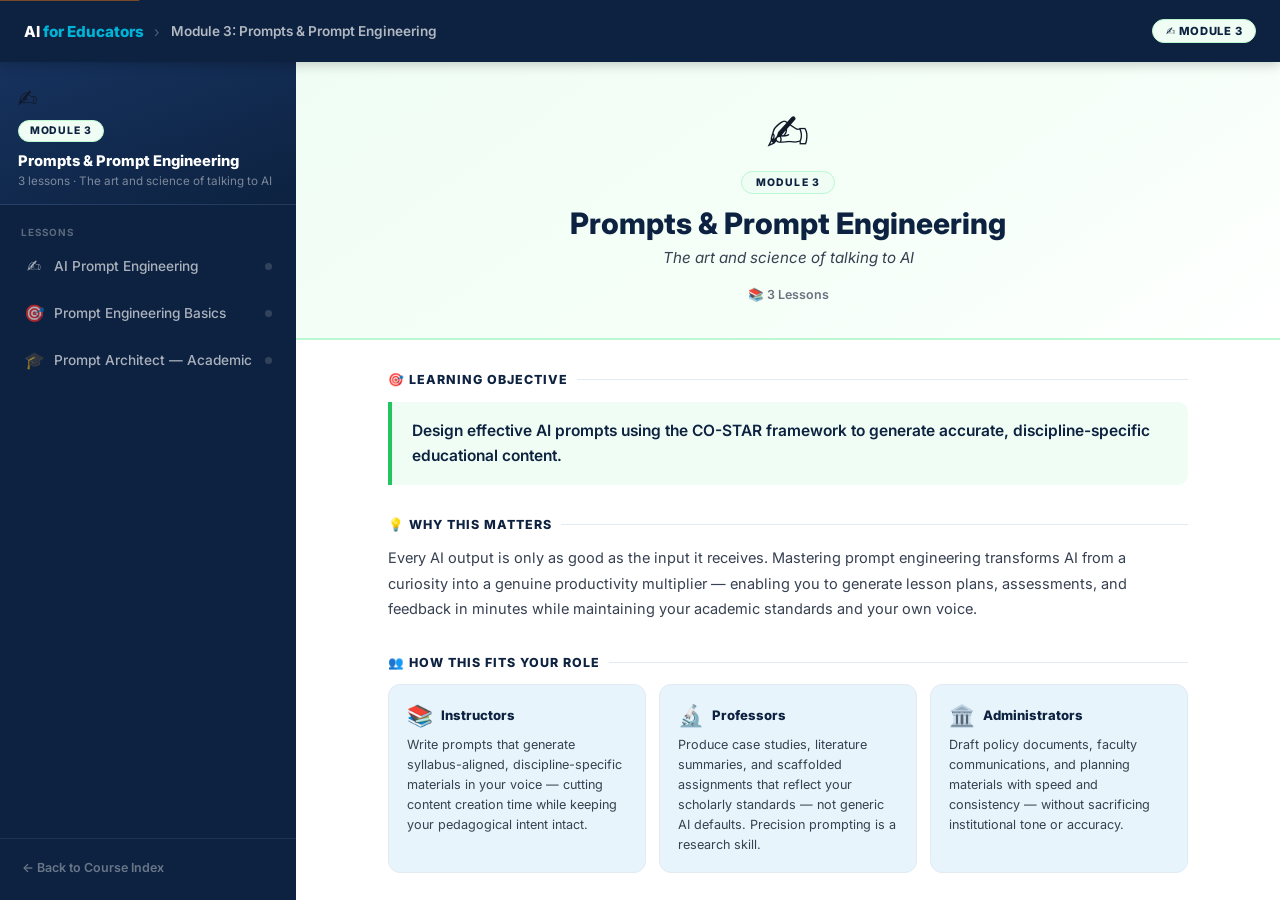
<file: references/prompt-architect.html>
<!DOCTYPE html>
<html lang="en">
<head>
  <meta charset="UTF-8" />
  <meta name="viewport" content="width=device-width, initial-scale=1.0" />
  <title>Module 3: Prompts &amp; Prompt Engineering — AI Fundamentals for Educators</title>
  <meta name="description" content="Module 3 of AI Fundamentals for Educators — master the CO-STAR framework, prompt architecture, prompt guides, workforce prompt building, and more." />
  <link rel="preconnect" href="https://fonts.googleapis.com" />
  <link rel="preconnect" href="https://fonts.gstatic.com" crossorigin />
  <link href="https://fonts.googleapis.com/css2?family=Inter:wght@400;600;700;800&display=swap" rel="stylesheet" />
  <style>
    :root {
      --navy:        #0d2240;
      --navy-light:  #16325e;
      --cyan:        #0099bb;
      --cyan-bright: #00b4d8;
      --orange:      #e8700f;
      --sky:         #e8f4fb;
      --white:       #ffffff;
      --text:        #111827;
      --text-mid:    #374151;
      --text-muted:  #6b7280;
      --border:      #e2eaf3;
      --shadow-sm:   0 1px 4px rgba(13,34,64,0.08);
      --sidebar-w:   296px;
      --header-h:    62px;
      /* Module 3 accent — green */
      --mod-accent:  #22c55e;
      --mod-bg:      #f0fdf4;
      --mod-border:  #bbf7d0;
    }

    *, *::before, *::after { box-sizing: border-box; margin: 0; padding: 0; }
    html { font-size: 16px; -webkit-font-smoothing: antialiased; }
    @media (prefers-reduced-motion: reduce) { *, *::before, *::after { transition: none !important; animation: none !important; } }

    body { font-family: 'Inter', system-ui, sans-serif; color: var(--text); background: var(--sky); height: 100vh; overflow: hidden; display: flex; flex-direction: column; }

    .skip-link { position: absolute; top: 0; left: 0; background: var(--orange); color: var(--white); padding: 0.55rem 1.25rem; font-weight: 700; font-size: 0.9rem; text-decoration: none; border-radius: 0 0 6px 0; transform: translateY(-100%); z-index: 9999; transition: transform 0.2s; }
    .skip-link:focus { transform: translateY(0); }
    :focus-visible { outline: 3px solid var(--orange); outline-offset: 3px; border-radius: 3px; }

    .top-bar { background: var(--navy); height: var(--header-h); display: flex; align-items: center; padding: 0 1.5rem; gap: 1rem; box-shadow: 0 2px 12px rgba(0,0,0,0.22); flex-shrink: 0; z-index: 100; position: relative; }
    .hamburger { display: none; flex-direction: column; justify-content: center; gap: 5px; background: none; border: none; cursor: pointer; padding: 6px; border-radius: 6px; flex-shrink: 0; }
    .hamburger span { display: block; width: 22px; height: 2px; background: var(--white); border-radius: 2px; transition: transform 0.25s, opacity 0.25s; }
    .hamburger[aria-expanded="true"] span:nth-child(1) { transform: translateY(7px) rotate(45deg); }
    .hamburger[aria-expanded="true"] span:nth-child(2) { opacity: 0; }
    .hamburger[aria-expanded="true"] span:nth-child(3) { transform: translateY(-7px) rotate(-45deg); }
    .top-bar-left { display: flex; align-items: center; gap: 0.65rem; flex: 1; min-width: 0; }
    .home-link { color: var(--white); text-decoration: none; font-weight: 800; font-size: 0.95rem; white-space: nowrap; flex-shrink: 0; transition: opacity 0.2s; }
    .home-link span { color: var(--cyan-bright); }
    .home-link:hover { opacity: 0.82; }
    .breadcrumb-sep { color: rgba(255,255,255,0.28); font-size: 0.9rem; flex-shrink: 0; }
    .breadcrumb-current { color: rgba(255,255,255,0.68); font-size: 0.85rem; font-weight: 600; white-space: nowrap; overflow: hidden; text-overflow: ellipsis; }
    .module-badge { margin-left: auto; flex-shrink: 0; background: var(--mod-bg); border: 1.5px solid var(--mod-border); color: var(--navy); font-size: 0.7rem; font-weight: 800; letter-spacing: 0.06em; text-transform: uppercase; padding: 0.28rem 0.8rem; border-radius: 20px; }

    .layout { display: flex; flex: 1; overflow: hidden; }

    .sidebar { width: var(--sidebar-w); flex-shrink: 0; background: var(--navy); display: flex; flex-direction: column; overflow-y: auto; overflow-x: hidden; transition: transform 0.3s ease; z-index: 50; }
    .sidebar-overlay { display: none; position: fixed; inset: 0; background: rgba(0,0,0,0.45); z-index: 49; }
    .sidebar-overlay.visible { display: block; }
    .sidebar-hero { padding: 1.4rem 1.1rem 1rem; background: linear-gradient(160deg, #16325e 0%, #0d2240 100%); border-bottom: 1px solid rgba(255,255,255,0.07); }
    .sidebar-mod-pill { display: inline-flex; align-items: center; background: var(--mod-bg); border: 1.5px solid var(--mod-border); color: var(--navy); font-size: 0.65rem; font-weight: 800; letter-spacing: 0.08em; text-transform: uppercase; padding: 0.22rem 0.7rem; border-radius: 20px; margin-bottom: 0.65rem; }
    .sidebar-mod-emoji { font-size: 1.5rem; margin-bottom: 0.3rem; display: block; }
    .sidebar-mod-title { font-size: 0.92rem; font-weight: 800; color: var(--white); line-height: 1.3; }
    .sidebar-mod-sub { font-size: 0.73rem; color: rgba(255,255,255,0.45); margin-top: 0.2rem; }
    .sidebar-nav { padding: 0.8rem 0.65rem; flex: 1; }
    .sidebar-nav-label { font-size: 0.62rem; font-weight: 700; letter-spacing: 0.1em; text-transform: uppercase; color: rgba(255,255,255,0.32); padding: 0.5rem 0.65rem 0.4rem; }

    /* NAV ITEMS */
    .nav-item { display: flex; align-items: center; gap: 0.65rem; width: 100%; padding: 0.7rem 0.85rem; margin-bottom: 0.18rem; background: none; border: none; border-radius: 10px; cursor: pointer; text-align: left; color: rgba(255,255,255,0.65); font-family: inherit; font-size: 0.855rem; font-weight: 500; line-height: 1.3; transition: background 0.18s, color 0.18s, padding-left 0.18s; position: relative; }
    .nav-item:hover { background: rgba(255,255,255,0.07); color: var(--white); padding-left: 1.1rem; }
    .nav-item.active { background: rgba(34,197,94,0.18); color: var(--white); font-weight: 700; }
    .nav-item.active::before { content: ''; position: absolute; left: 0; top: 22%; bottom: 22%; width: 3px; background: var(--mod-accent); border-radius: 0 3px 3px 0; }
    .nav-item-icon { font-size: 1.05rem; flex-shrink: 0; width: 20px; text-align: center; }
    .nav-item-text { flex: 1; }
    .nav-item-dot { width: 7px; height: 7px; border-radius: 50%; background: rgba(255,255,255,0.15); flex-shrink: 0; transition: background 0.2s; }
    .nav-item.visited .nav-item-dot { background: var(--cyan-bright); }
    .nav-item.active  .nav-item-dot { background: var(--mod-accent); }

    .sidebar-footer { padding: 0.75rem 0.65rem 1rem; border-top: 1px solid rgba(255,255,255,0.07); }
    .sidebar-footer a { display: flex; align-items: center; gap: 0.5rem; color: rgba(255,255,255,0.38); text-decoration: none; font-size: 0.78rem; font-weight: 600; padding: 0.55rem 0.75rem; border-radius: 8px; transition: color 0.2s, background 0.2s; }
    .sidebar-footer a:hover { color: var(--white); background: rgba(255,255,255,0.06); }

    .content-pane { flex: 1; display: flex; flex-direction: column; overflow: hidden; background: var(--white); min-width: 0; }

    .module-landing { flex: 1; overflow-y: auto; display: flex; flex-direction: column; background: var(--white); }
    .module-landing.hidden { display: none; }
    .landing-hero { background: linear-gradient(145deg, var(--mod-bg) 0%, #f5fff8 60%, var(--white) 100%); border-bottom: 2px solid var(--mod-border); padding: 2.8rem 2.5rem 2.2rem; text-align: center; flex-shrink: 0; }
    .landing-emoji { font-size: 3.2rem; display: block; line-height: 1; margin-bottom: 0.75rem; }
    .landing-pill { display: inline-flex; align-items: center; background: var(--mod-bg); border: 1.5px solid var(--mod-border); color: var(--navy); font-size: 0.65rem; font-weight: 800; letter-spacing: 0.1em; text-transform: uppercase; padding: 0.22rem 0.9rem; border-radius: 20px; margin-bottom: 0.75rem; }
    .landing-title { font-size: 1.85rem; font-weight: 800; color: var(--navy); line-height: 1.2; margin-bottom: 0.45rem; }
    .landing-tagline { font-size: 0.95rem; color: var(--text-mid); font-style: italic; margin-bottom: 1rem; }
    .landing-meta { display: inline-flex; align-items: center; gap: 1rem; font-size: 0.78rem; color: var(--text-muted); font-weight: 600; }
    .landing-body { padding: 2rem 2.5rem 3rem; max-width: 880px; margin: 0 auto; width: 100%; }
    .landing-section { margin-bottom: 2rem; }
    .landing-section-title { font-size: 0.78rem; font-weight: 800; color: var(--navy); text-transform: uppercase; letter-spacing: 0.08em; margin-bottom: 0.9rem; display: flex; align-items: center; gap: 0.55rem; }
    .landing-section-title::after { content: ''; flex: 1; height: 1px; background: var(--border); }
    .landing-objective { background: var(--mod-bg); border-left: 4px solid var(--mod-accent); border-radius: 0 10px 10px 0; padding: 1rem 1.25rem; font-size: 0.97rem; font-weight: 600; color: var(--navy); line-height: 1.65; }
    .landing-why { font-size: 0.91rem; color: var(--text-mid); line-height: 1.75; }
    .landing-roles { display: grid; grid-template-columns: repeat(3, 1fr); gap: 0.85rem; }
    .role-card { background: var(--sky); border: 1.5px solid var(--border); border-radius: 12px; padding: 1.1rem; transition: border-color 0.18s, box-shadow 0.18s; }
    .role-card:hover { border-color: var(--mod-border); box-shadow: 0 1px 4px rgba(13,34,64,0.08); }
    .role-card-top { display: flex; align-items: center; gap: 0.5rem; margin-bottom: 0.45rem; }
    .role-icon { font-size: 1.3rem; }
    .role-title { font-size: 0.82rem; font-weight: 800; color: var(--navy); }
    .role-desc { font-size: 0.79rem; color: var(--text-mid); line-height: 1.58; }
    .landing-chips { display: flex; flex-wrap: wrap; gap: 0.45rem; list-style: none; }
    .landing-chip { display: inline-flex; align-items: center; gap: 0.35rem; background: var(--sky); border: 1.5px solid var(--border); border-radius: 8px; padding: 0.42rem 0.8rem; font-size: 0.82rem; font-weight: 500; color: var(--text-mid); cursor: pointer; font-family: inherit; appearance: none; transition: background 0.16s, border-color 0.16s, color 0.16s, transform 0.12s; }
    .landing-chip:hover { background: var(--mod-bg); border-color: var(--mod-border); color: var(--navy); transform: translateY(-1px); }
    .landing-cta { margin-top: 2.5rem; text-align: center; padding-top: 2rem; border-top: 1px solid var(--border); }
    .begin-btn { display: inline-flex; align-items: center; gap: 0.65rem; background: var(--navy); color: var(--white); border: 2.5px solid var(--mod-accent); font-family: inherit; font-size: 1rem; font-weight: 700; padding: 0.9rem 2.75rem; border-radius: 50px; cursor: pointer; box-shadow: 0 4px 22px rgba(13,34,64,0.18); transition: background 0.18s, transform 0.15s, box-shadow 0.18s; }
    .begin-btn:hover { background: #16325e; transform: translateY(-2px); box-shadow: 0 8px 30px rgba(13,34,64,0.22); }
    .begin-btn .btn-arrow { display: inline-block; transition: transform 0.2s; }
    .begin-btn:hover .btn-arrow { transform: translateX(4px); }

    .toolbar { background: var(--white); border-bottom: 1px solid var(--border); padding: 0.6rem 1.25rem; display: flex; align-items: center; gap: 0.75rem; flex-shrink: 0; min-height: 52px; }
    .toolbar.hidden { display: none; }
    .overview-btn { display: inline-flex; align-items: center; gap: 0.3rem; background: none; border: 1.5px solid var(--border); color: var(--text-muted); font-family: inherit; font-size: 0.74rem; font-weight: 600; padding: 0.32rem 0.75rem; border-radius: 8px; cursor: pointer; white-space: nowrap; flex-shrink: 0; transition: background 0.18s, color 0.18s, border-color 0.18s; }
    .overview-btn:hover { background: var(--sky); color: var(--navy); border-color: var(--navy); }
    .toolbar-icon-wrap { width: 36px; height: 36px; border-radius: 10px; background: var(--mod-bg); border: 1.5px solid var(--mod-border); display: flex; align-items: center; justify-content: center; font-size: 1.1rem; flex-shrink: 0; }
    .toolbar-title { font-size: 0.92rem; font-weight: 700; color: var(--navy); white-space: nowrap; overflow: hidden; text-overflow: ellipsis; flex: 1; min-width: 0; }
    .toolbar-url { font-size: 0.72rem; color: var(--text-muted); white-space: nowrap; overflow: hidden; text-overflow: ellipsis; max-width: 260px; flex-shrink: 1; }
    .toolbar-right { display: flex; align-items: center; gap: 0.45rem; flex-shrink: 0; }
    .toolbar-btn { background: none; border: 1.5px solid var(--border); color: var(--text-muted); font-family: inherit; font-size: 0.78rem; font-weight: 600; padding: 0.35rem 0.8rem; border-radius: 8px; cursor: pointer; white-space: nowrap; transition: background 0.18s, color 0.18s, border-color 0.18s; }
    .toolbar-btn:hover { background: var(--sky); color: var(--navy); border-color: var(--navy); }
    .toolbar-btn:disabled { opacity: 0.28; cursor: not-allowed; }
    .open-btn { display: inline-flex; align-items: center; gap: 0.35rem; background: var(--mod-accent); color: var(--navy); font-family: inherit; font-size: 0.78rem; font-weight: 700; padding: 0.38rem 0.9rem; border-radius: 8px; text-decoration: none; white-space: nowrap; transition: filter 0.18s, transform 0.15s; }
    .open-btn:hover { filter: brightness(0.88); transform: translateY(-1px); }

    .iframe-loader { height: 3px; background: var(--sky); position: relative; overflow: hidden; flex-shrink: 0; }
    .iframe-loader.hidden { display: none; }
    .iframe-loader-bar { position: absolute; top: 0; left: -40%; width: 40%; height: 100%; background: linear-gradient(90deg, var(--cyan-bright), var(--mod-accent)); border-radius: 2px; animation: loadSlide 1s ease-in-out infinite; opacity: 0; transition: opacity 0.2s; }
    .iframe-loader-bar.running { opacity: 1; }
    @keyframes loadSlide { 0% { left: -40%; } 100% { left: 110%; } }
    #content-frame { flex: 1; border: none; width: 100%; display: none; background: var(--white); }
    #content-frame.visible { display: block; }
    .iframe-fallback { flex: 1; display: none; flex-direction: column; align-items: center; justify-content: center; gap: 1.1rem; background: var(--sky); padding: 2.5rem; text-align: center; }
    .iframe-fallback.visible { display: flex; }
    .fallback-icon { font-size: 2.8rem; }
    .fallback-title { font-size: 1.05rem; font-weight: 800; color: var(--navy); }
    .fallback-desc { font-size: 0.88rem; color: var(--text-muted); max-width: 340px; line-height: 1.65; }
    .fallback-link { display: inline-flex; align-items: center; gap: 0.4rem; background: var(--mod-accent); color: var(--navy); font-weight: 700; font-size: 0.9rem; padding: 0.6rem 1.4rem; border-radius: 25px; text-decoration: none; transition: filter 0.2s, transform 0.15s; }
    .fallback-link:hover { filter: brightness(0.88); transform: translateY(-1px); }

    @media (max-width: 767px) {
      body { overflow: auto; } .layout { flex-direction: column; overflow: visible; } .hamburger { display: flex; }
      .sidebar { position: fixed; top: var(--header-h); left: 0; bottom: 0; transform: translateX(-100%); z-index: 50; box-shadow: 4px 0 20px rgba(0,0,0,0.25); }
      .sidebar.open { transform: translateX(0); } .content-pane { min-height: calc(100vh - var(--header-h)); }
      #content-frame.visible { min-height: 68vh; } .toolbar-url { display: none; }
      .landing-hero { padding: 2rem 1.25rem 1.5rem; } .landing-title { font-size: 1.45rem; } .landing-body { padding: 1.5rem 1.25rem 2.5rem; } .landing-roles { grid-template-columns: 1fr; }
    }
    @media print { .top-bar, .sidebar, .toolbar, .skip-link { display: none !important; } }
  </style>
</head>
<body>
  <a href="#main" class="skip-link">Skip to content</a>
  <div class="sidebar-overlay" id="sidebarOverlay" aria-hidden="true"></div>

  <header class="top-bar" role="banner">
    <button class="hamburger" id="hamburger" aria-label="Toggle navigation" aria-expanded="false" aria-controls="sidebar">
      <span></span><span></span><span></span>
    </button>
    <div class="top-bar-left">
      <a href="index.html" class="home-link">AI <span>for Educators</span></a>
      <span class="breadcrumb-sep" aria-hidden="true">›</span>
      <span class="breadcrumb-current">Module 3: Prompts &amp; Prompt Engineering</span>
    </div>
    <span class="module-badge">✍️ Module 3</span>
  </header>

  <div class="layout">
    <nav class="sidebar" id="sidebar" aria-label="Module 3 lessons">
      <div class="sidebar-hero">
        <span class="sidebar-mod-emoji" aria-hidden="true">✍️</span>
        <div class="sidebar-mod-pill">Module 3</div>
        <div class="sidebar-mod-title">Prompts &amp; Prompt Engineering</div>
        <div class="sidebar-mod-sub">3 lessons · The art and science of talking to AI</div>
      </div>
      <div class="sidebar-nav">
        <div class="sidebar-nav-label">Lessons</div>

        <button class="nav-item" data-index="0" aria-label="AI Prompt Engineering"><span class="nav-item-icon" aria-hidden="true">✍️</span><span class="nav-item-text">AI Prompt Engineering</span><span class="nav-item-dot" aria-hidden="true"></span></button>
        <button class="nav-item" data-index="1" aria-label="Prompt Engineering Basics"><span class="nav-item-icon" aria-hidden="true">🎯</span><span class="nav-item-text">Prompt Engineering Basics</span><span class="nav-item-dot" aria-hidden="true"></span></button>
        <button class="nav-item" data-index="2" aria-label="Prompt Architect — Academic"><span class="nav-item-icon" aria-hidden="true">🎓</span><span class="nav-item-text">Prompt Architect — Academic</span><span class="nav-item-dot" aria-hidden="true"></span></button>
      </div>
      <div class="sidebar-footer"><a href="index.html">← Back to Course Index</a></div>
    </nav>

    <main class="content-pane" id="main" aria-label="Module content">

      <div class="module-landing" id="moduleLanding">
        <div class="landing-hero">
          <span class="landing-emoji" aria-hidden="true">✍️</span>
          <div class="landing-pill">Module 3</div>
          <h1 class="landing-title">Prompts &amp; Prompt Engineering</h1>
          <p class="landing-tagline">The art and science of talking to AI</p>
          <div class="landing-meta">
            <span class="landing-meta-item">📚 3 Lessons</span>
          </div>
        </div>
        <div class="landing-body">
          <section class="landing-section" aria-labelledby="lo3-heading">
            <h2 class="landing-section-title" id="lo3-heading">🎯 Learning Objective</h2>
            <p class="landing-objective">Design effective AI prompts using the CO-STAR framework to generate accurate, discipline-specific educational content.</p>
          </section>
          <section class="landing-section" aria-labelledby="why3-heading">
            <h2 class="landing-section-title" id="why3-heading">💡 Why This Matters</h2>
            <p class="landing-why">Every AI output is only as good as the input it receives. Mastering prompt engineering transforms AI from a curiosity into a genuine productivity multiplier — enabling you to generate lesson plans, assessments, and feedback in minutes while maintaining your academic standards and your own voice.</p>
          </section>
          <section class="landing-section" aria-labelledby="roles3-heading">
            <h2 class="landing-section-title" id="roles3-heading">👥 How This Fits Your Role</h2>
            <div class="landing-roles">
              <div class="role-card">
                <div class="role-card-top"><span class="role-icon" aria-hidden="true">📚</span><span class="role-title">Instructors</span></div>
                <p class="role-desc">Write prompts that generate syllabus-aligned, discipline-specific materials in your voice — cutting content creation time while keeping your pedagogical intent intact.</p>
              </div>
              <div class="role-card">
                <div class="role-card-top"><span class="role-icon" aria-hidden="true">🔬</span><span class="role-title">Professors</span></div>
                <p class="role-desc">Produce case studies, literature summaries, and scaffolded assignments that reflect your scholarly standards — not generic AI defaults. Precision prompting is a research skill.</p>
              </div>
              <div class="role-card">
                <div class="role-card-top"><span class="role-icon" aria-hidden="true">🏛️</span><span class="role-title">Administrators</span></div>
                <p class="role-desc">Draft policy documents, faculty communications, and planning materials with speed and consistency — without sacrificing institutional tone or accuracy.</p>
              </div>
            </div>
          </section>
          <section class="landing-section" aria-labelledby="lessons3-heading">
            <h2 class="landing-section-title" id="lessons3-heading">📋 What You'll Explore</h2>
            <ul class="landing-chips" role="list">
              <li><button class="landing-chip" data-index="0">✍️ AI Prompt Engineering</button></li>
              <li><button class="landing-chip" data-index="1">🎯 Prompt Engineering Basics</button></li>
              <li><button class="landing-chip" data-index="2">🎓 Prompt Architect — Academic</button></li>
            </ul>
          </section>
          <div class="landing-cta">
            <button class="begin-btn" id="beginBtn">Begin Module <span class="btn-arrow" aria-hidden="true">→</span></button>
          </div>
        </div>
      </div>

      <div class="toolbar hidden" id="toolbar">
        <button class="overview-btn" id="overviewBtn" aria-label="Return to module overview">← Overview</button>
        <div class="toolbar-icon-wrap"><span id="toolbarIcon" aria-hidden="true">✍️</span></div>
        <div style="flex:1;min-width:0;">
          <div class="toolbar-title" id="toolbarTitle">AI Prompt Engineering</div>
          <div class="toolbar-url" id="toolbarUrl">jjirik77.github.io</div>
        </div>
        <div class="toolbar-right">
          <button class="toolbar-btn" id="prevBtn" aria-label="Previous lesson">← Prev</button>
          <button class="toolbar-btn" id="nextBtn" aria-label="Next lesson">Next →</button>
          <a href="#" class="open-btn" id="openBtn" target="_blank" rel="noopener noreferrer" aria-label="Open in new tab">↗ Open</a>
        </div>
      </div>

      <div class="iframe-loader hidden" id="iframeLoader" aria-hidden="true">
        <div class="iframe-loader-bar" id="loaderBar"></div>
      </div>
      <iframe id="content-frame" title="Lesson content" loading="lazy"></iframe>
      <div class="iframe-fallback" id="iframeFallback" role="alert">
        <span class="fallback-icon" id="fallbackIcon" aria-hidden="true">🔒</span>
        <div class="fallback-title" id="fallbackTitle">Page blocked from embedding</div>
        <p class="fallback-desc" id="fallbackDesc">This page cannot load in the embedded viewer. Open it directly to view the full content.</p>
        <a href="#" class="fallback-link" id="fallbackLink" target="_blank" rel="noopener noreferrer">↗ Open Page Directly</a>
      </div>

    </main>
  </div>

  <script>
    const items = [
      { title: 'AI Prompt Engineering',        icon: '✍️', url: 'https://jjirik77.github.io/ai_ncyte.html/aiprompts.html' },
      { title: 'Prompt Engineering Basics',    icon: '🎯', url: 'https://sands-mvcc.github.io/AI/prompt.html' },
      { title: 'Prompt Architect — Academic',  icon: '🎓', url: 'https://mqaissaunee-bcc.github.io/AI_Examples/academic_pro_prompt_builder.html' }
    ];

    let current = 0, landingVisible = true;
    const visited = new Set();

    const landing      = document.getElementById('moduleLanding');
    const toolbar      = document.getElementById('toolbar');
    const iframeLoader = document.getElementById('iframeLoader');
    const frame        = document.getElementById('content-frame');
    const loaderBar    = document.getElementById('loaderBar');
    const toolbarIcon  = document.getElementById('toolbarIcon');
    const toolbarTitle = document.getElementById('toolbarTitle');
    const toolbarUrl   = document.getElementById('toolbarUrl');
    const openBtn      = document.getElementById('openBtn');
    const prevBtn      = document.getElementById('prevBtn');
    const nextBtn      = document.getElementById('nextBtn');
    const fallback     = document.getElementById('iframeFallback');
    const fallbackIcon = document.getElementById('fallbackIcon');
    const fallbackTitle= document.getElementById('fallbackTitle');
    const fallbackDesc = document.getElementById('fallbackDesc');
    const fallbackLink = document.getElementById('fallbackLink');
    const overviewBtn  = document.getElementById('overviewBtn');
    const sidebar      = document.getElementById('sidebar');
    const overlay      = document.getElementById('sidebarOverlay');
    const hamburger    = document.getElementById('hamburger');

    const navItems = document.querySelectorAll('.nav-item[data-index]');

    function showLoader(on) { loaderBar.classList.toggle('running', on); }

    function showLanding() {
      landingVisible = true;
      landing.classList.remove('hidden'); toolbar.classList.add('hidden'); iframeLoader.classList.add('hidden');
      frame.classList.remove('visible'); fallback.classList.remove('visible');
      navItems.forEach(b => { b.classList.remove('active'); b.removeAttribute('aria-current'); });
      if (history.pushState) history.pushState({ landing: true }, '', '#overview');
    }

    function hideLanding() { landingVisible = false; landing.classList.add('hidden'); toolbar.classList.remove('hidden'); iframeLoader.classList.remove('hidden'); }

    function loadItem(index, push = true) {
      if (index < 0 || index >= items.length) return;
      if (landingVisible) hideLanding();
      current = index; visited.add(index);
      const l = items[index];
      toolbarIcon.textContent = l.icon; toolbarTitle.textContent = l.title;
      navItems.forEach(b => { const idx = parseInt(b.dataset.index, 10); b.classList.toggle('active', idx === index); b.classList.toggle('visited', visited.has(idx)); b.setAttribute('aria-current', idx === index ? 'page' : 'false'); });
      prevBtn.disabled = index === 0; nextBtn.disabled = index === items.length - 1;
      prevBtn.style.opacity = prevBtn.disabled ? '0.28' : '1'; nextBtn.style.opacity = nextBtn.disabled ? '0.28' : '1';
      document.title = l.title + ' — Module 3 · AI for Educators';
      if (push && history.pushState) history.pushState({ index }, '', '#lesson-' + (index + 1));
      closeSidebar();
      if (!l.url) {
        showLoader(false); iframeLoader.classList.add('hidden'); frame.classList.remove('visible'); toolbarUrl.textContent = '';
        openBtn.style.display = 'none'; fallbackIcon.textContent = l.icon; fallbackTitle.textContent = l.title;
        fallbackDesc.textContent = 'This lesson is coming soon. Check back for updates!';
        fallbackLink.style.display = 'none'; fallback.classList.add('visible');
        fallback.style.background = 'linear-gradient(145deg, #f0fdf4 0%, #e8f4fb 100%)';
      } else {
        openBtn.style.display = ''; fallbackLink.style.display = ''; fallback.style.background = '';
        try { toolbarUrl.textContent = new URL(l.url).hostname; } catch(e) { toolbarUrl.textContent = l.url; }
        openBtn.href = l.url; openBtn.setAttribute('aria-label', 'Open "' + l.title + '" in new tab'); fallbackLink.href = l.url;
        showLoader(true); frame.classList.add('visible'); fallback.classList.remove('visible'); frame.src = l.url; frame.title = l.title;
        fallbackIcon.textContent = '🔒'; fallbackTitle.textContent = 'Page blocked from embedding';
        fallbackDesc.textContent = 'This page cannot load in the embedded viewer. Open it directly to view the full content.';
      }
    }

    frame.addEventListener('load', () => { showLoader(false); try { if (frame.contentWindow.location.href === 'about:blank') { frame.classList.remove('visible'); fallback.classList.add('visible'); } } catch(e) {} });
    frame.addEventListener('error', () => { showLoader(false); frame.classList.remove('visible'); fallback.classList.add('visible'); });

    navItems.forEach(btn => {
      btn.addEventListener('click', () => loadItem(parseInt(btn.dataset.index, 10)));
      btn.addEventListener('keydown', e => { if (e.key === 'Enter' || e.key === ' ') { e.preventDefault(); loadItem(parseInt(btn.dataset.index, 10)); } });
    });

    document.getElementById('beginBtn').addEventListener('click', () => loadItem(0));
    document.querySelectorAll('.landing-chip').forEach(chip => { chip.addEventListener('click', () => loadItem(parseInt(chip.dataset.index, 10))); });
    overviewBtn.addEventListener('click', showLanding);
    prevBtn.addEventListener('click', () => loadItem(current - 1)); nextBtn.addEventListener('click', () => loadItem(current + 1));
    document.addEventListener('keydown', e => { if (e.altKey && e.key === 'ArrowLeft') loadItem(current - 1); if (e.altKey && e.key === 'ArrowRight') loadItem(current + 1); });
    function openSidebar() { sidebar.classList.add('open'); overlay.classList.add('visible'); overlay.removeAttribute('aria-hidden'); hamburger.setAttribute('aria-expanded', 'true'); }
    function closeSidebar() { sidebar.classList.remove('open'); overlay.classList.remove('visible'); overlay.setAttribute('aria-hidden', 'true'); hamburger.setAttribute('aria-expanded', 'false'); }
    hamburger.addEventListener('click', () => sidebar.classList.contains('open') ? closeSidebar() : openSidebar());
    overlay.addEventListener('click', closeSidebar);
    document.addEventListener('keydown', e => { if (e.key === 'Escape') closeSidebar(); });
    (function init() { const m = location.hash.match(/^#lesson-(\d+)$/); if (m) { const idx = parseInt(m[1], 10) - 1; loadItem((idx >= 0 && idx < items.length) ? idx : 0, false); } })();
    window.addEventListener('popstate', e => { if (e.state && e.state.landing) showLanding(); else if (e.state && typeof e.state.index === 'number') loadItem(e.state.index, false); });
  </script>
</body>
</html>
</file>
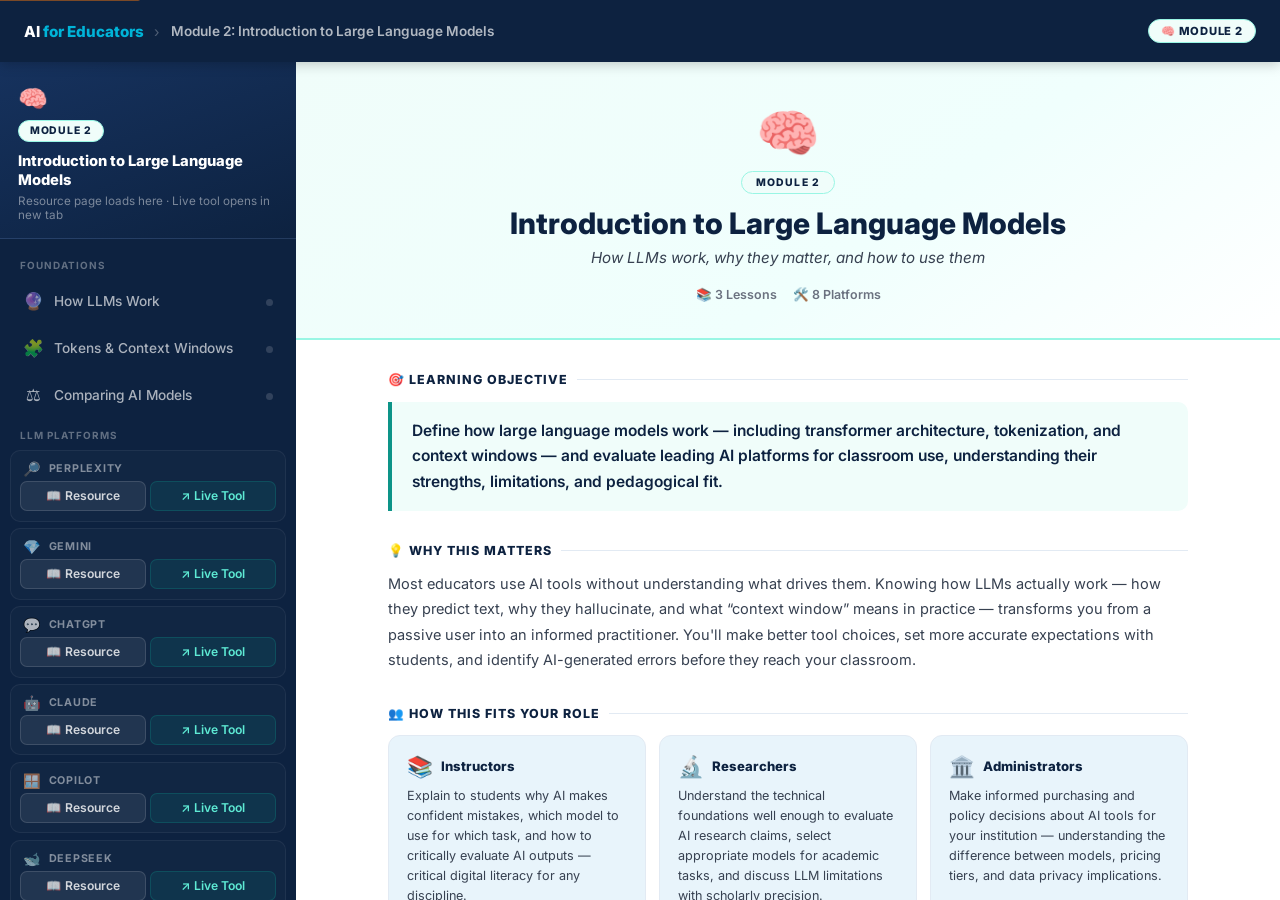
<file: references/prompt-educators.html>
<!DOCTYPE html>
<html lang="en">
<head>
  <meta charset="UTF-8" />
  <meta name="viewport" content="width=device-width, initial-scale=1.0" />
  <title>Module 2: Introduction to Large Language Models — AI Fundamentals for Educators</title>
  <meta name="description" content="Module 2 of AI Fundamentals for Educators — explore transformer architecture, tokens, context windows, model comparison, and leading LLM platforms." />
  <link rel="preconnect" href="https://fonts.googleapis.com" />
  <link rel="preconnect" href="https://fonts.gstatic.com" crossorigin />
  <link href="https://fonts.googleapis.com/css2?family=Inter:wght@400;600;700;800&display=swap" rel="stylesheet" />
  <style>
    :root {
      --navy: #0d2240;
      --navy-light: #16325e;
      --cyan: #0099bb;
      --cyan-bright: #00b4d8;
      --orange: #e8700f;
      --sky: #e8f4fb;
      --white: #ffffff;
      --text: #111827;
      --text-mid: #374151;
      --text-muted: #6b7280;
      --border: #e2eaf3;
      --shadow-sm: 0 1px 4px rgba(13,34,64,0.08);
      --shadow-md: 0 4px 16px rgba(13,34,64,0.10);
      --sidebar-w: 296px;
      --header-h: 62px;
      --mod-accent: #0d9488;
      --mod-bg: #f0fdfa;
      --mod-border: #99f6e4;
    }

    *, *::before, *::after { box-sizing: border-box; margin: 0; padding: 0; }
    html { font-size: 16px; -webkit-font-smoothing: antialiased; }
    @media (prefers-reduced-motion: reduce) {
      *, *::before, *::after { transition: none !important; animation: none !important; }
    }

    body {
      font-family: 'Inter', system-ui, sans-serif;
      color: var(--text);
      background: var(--sky);
      height: 100vh;
      overflow: hidden;
      display: flex;
      flex-direction: column;
    }

    .skip-link {
      position: absolute;
      top: 0;
      left: 0;
      background: var(--orange);
      color: var(--white);
      padding: 0.55rem 1.25rem;
      font-weight: 700;
      font-size: 0.9rem;
      text-decoration: none;
      border-radius: 0 0 6px 0;
      transform: translateY(-100%);
      z-index: 9999;
      transition: transform 0.2s;
    }
    .skip-link:focus { transform: translateY(0); }
    :focus-visible { outline: 3px solid var(--orange); outline-offset: 3px; border-radius: 3px; }

    .top-bar {
      background: var(--navy);
      height: var(--header-h);
      display: flex;
      align-items: center;
      padding: 0 1.5rem;
      gap: 1rem;
      box-shadow: 0 2px 12px rgba(0,0,0,0.22);
      flex-shrink: 0;
      z-index: 100;
      position: relative;
    }
    .hamburger {
      display: none;
      flex-direction: column;
      justify-content: center;
      gap: 5px;
      background: none;
      border: none;
      cursor: pointer;
      padding: 6px;
      border-radius: 6px;
      flex-shrink: 0;
    }
    .hamburger span {
      display: block;
      width: 22px;
      height: 2px;
      background: var(--white);
      border-radius: 2px;
      transition: transform 0.25s, opacity 0.25s;
    }
    .hamburger[aria-expanded="true"] span:nth-child(1) { transform: translateY(7px) rotate(45deg); }
    .hamburger[aria-expanded="true"] span:nth-child(2) { opacity: 0; }
    .hamburger[aria-expanded="true"] span:nth-child(3) { transform: translateY(-7px) rotate(-45deg); }
    .top-bar-left { display: flex; align-items: center; gap: 0.65rem; flex: 1; min-width: 0; }
    .home-link {
      color: var(--white);
      text-decoration: none;
      font-weight: 800;
      font-size: 0.95rem;
      white-space: nowrap;
      flex-shrink: 0;
      transition: opacity 0.2s;
    }
    .home-link span { color: var(--cyan-bright); }
    .home-link:hover { opacity: 0.82; }
    .breadcrumb-sep { color: rgba(255,255,255,0.28); font-size: 0.9rem; flex-shrink: 0; }
    .breadcrumb-current {
      color: rgba(255,255,255,0.68);
      font-size: 0.85rem;
      font-weight: 600;
      white-space: nowrap;
      overflow: hidden;
      text-overflow: ellipsis;
    }
    .module-badge {
      margin-left: auto;
      flex-shrink: 0;
      background: var(--mod-bg);
      border: 1.5px solid var(--mod-border);
      color: var(--navy);
      font-size: 0.7rem;
      font-weight: 800;
      letter-spacing: 0.06em;
      text-transform: uppercase;
      padding: 0.28rem 0.8rem;
      border-radius: 20px;
    }

    .layout { display: flex; flex: 1; overflow: hidden; }

    .sidebar {
      width: var(--sidebar-w);
      flex-shrink: 0;
      background: var(--navy);
      display: flex;
      flex-direction: column;
      overflow-y: auto;
      overflow-x: hidden;
      transition: transform 0.3s ease;
      z-index: 50;
    }
    .sidebar-overlay {
      display: none;
      position: fixed;
      inset: 0;
      background: rgba(0,0,0,0.45);
      z-index: 49;
    }
    .sidebar-overlay.visible { display: block; }

    .sidebar-hero {
      padding: 1.4rem 1.1rem 1rem;
      background: linear-gradient(160deg, #16325e 0%, #0d2240 100%);
      border-bottom: 1px solid rgba(255,255,255,0.07);
    }
    .sidebar-mod-pill {
      display: inline-flex;
      align-items: center;
      background: var(--mod-bg);
      border: 1.5px solid var(--mod-border);
      color: var(--navy);
      font-size: 0.65rem;
      font-weight: 800;
      letter-spacing: 0.08em;
      text-transform: uppercase;
      padding: 0.22rem 0.7rem;
      border-radius: 20px;
      margin-bottom: 0.65rem;
    }
    .sidebar-mod-emoji { font-size: 1.5rem; margin-bottom: 0.3rem; display: block; }
    .sidebar-mod-title { font-size: 0.92rem; font-weight: 800; color: var(--white); line-height: 1.3; }
    .sidebar-mod-sub { font-size: 0.73rem; color: rgba(255,255,255,0.45); margin-top: 0.2rem; }

    .sidebar-nav { padding: 0.8rem 0.6rem; flex: 1; }
    .sidebar-nav-label {
      font-size: 0.62rem;
      font-weight: 700;
      letter-spacing: 0.1em;
      text-transform: uppercase;
      color: rgba(255,255,255,0.35);
      padding: 0.5rem 0.65rem 0.55rem;
    }

    .tc {
      margin-bottom: 0.4rem;
      border-radius: 10px;
      overflow: hidden;
      border: 1px solid rgba(255,255,255,0.06);
      background: rgba(255,255,255,0.02);
      transition: border-color 0.2s, background 0.2s;
    }
    .tc.active {
      border-color: rgba(13,148,136,0.32);
      background: rgba(13,148,136,0.07);
    }
    .tc-label {
      display: flex;
      align-items: center;
      gap: 0.45rem;
      padding: 0.58rem 0.8rem 0.22rem;
      cursor: default;
      user-select: none;
    }
    .tc-emoji { font-size: 0.88rem; opacity: 0.65; flex-shrink: 0; }
    .tc-name {
      font-size: 0.67rem;
      font-weight: 700;
      text-transform: uppercase;
      letter-spacing: 0.07em;
      color: rgba(255,255,255,0.48);
    }
    .tc-actions {
      display: flex;
      gap: 0.28rem;
      padding: 0 0.6rem 0.6rem;
    }
    .tc-btn {
      flex: 1;
      display: flex;
      align-items: center;
      justify-content: center;
      gap: 0.28rem;
      padding: 0.5rem 0.35rem;
      border-radius: 7px;
      font-family: inherit;
      font-size: 0.76rem;
      font-weight: 600;
      cursor: pointer;
      text-decoration: none;
      text-align: center;
      white-space: nowrap;
      line-height: 1;
      transition: background 0.15s, color 0.15s, border-color 0.15s, transform 0.12s;
    }
    .tc-resource {
      background: rgba(255,255,255,0.07);
      border: 1px solid rgba(255,255,255,0.13);
      color: rgba(255,255,255,0.80);
    }
    .tc-resource:hover {
      background: rgba(255,255,255,0.14);
      border-color: rgba(255,255,255,0.25);
      color: var(--white);
      transform: translateY(-1px);
    }
    .tc-resource.active {
      background: rgba(255,255,255,0.16);
      border-color: rgba(255,255,255,0.32);
      color: var(--white);
    }
    .tc-live {
      background: rgba(13,148,136,0.13);
      border: 1px solid rgba(13,148,136,0.28);
      color: #5eead4;
    }
    .tc-live:hover {
      background: rgba(13,148,136,0.26);
      border-color: rgba(13,148,136,0.52);
      color: var(--white);
      transform: translateY(-1px);
    }
    .tc-resource.solo { flex: 1; }

    .nav-item {
      display: flex;
      align-items: center;
      gap: 0.65rem;
      width: 100%;
      padding: 0.7rem 0.85rem;
      margin-bottom: 0.18rem;
      background: none;
      border: none;
      border-radius: 10px;
      cursor: pointer;
      text-align: left;
      color: rgba(255,255,255,0.65);
      font-family: inherit;
      font-size: 0.855rem;
      font-weight: 500;
      line-height: 1.3;
      transition: background 0.18s, color 0.18s, padding-left 0.18s;
      position: relative;
    }
    .nav-item:hover { background: rgba(255,255,255,0.07); color: var(--white); padding-left: 1.1rem; }
    .nav-item.active { background: rgba(13,148,136,0.18); color: var(--white); font-weight: 700; }
    .nav-item.active::before {
      content: '';
      position: absolute;
      left: 0;
      top: 22%;
      bottom: 22%;
      width: 3px;
      background: var(--mod-accent);
      border-radius: 0 3px 3px 0;
    }
    .nav-item-icon { font-size: 1.05rem; flex-shrink: 0; width: 20px; text-align: center; }
    .nav-item-text { flex: 1; }
    .nav-item-dot {
      width: 7px;
      height: 7px;
      border-radius: 50%;
      background: rgba(255,255,255,0.15);
      flex-shrink: 0;
      transition: background 0.2s;
    }
    .nav-item.visited .nav-item-dot { background: var(--cyan-bright); }
    .nav-item.active .nav-item-dot { background: var(--mod-accent); }

    .sidebar-footer {
      padding: 0.75rem 0.65rem 1rem;
      border-top: 1px solid rgba(255,255,255,0.07);
    }
    .sidebar-footer a {
      display: flex;
      align-items: center;
      gap: 0.5rem;
      color: rgba(255,255,255,0.38);
      text-decoration: none;
      font-size: 0.78rem;
      font-weight: 600;
      padding: 0.55rem 0.75rem;
      border-radius: 8px;
      transition: color 0.2s, background 0.2s;
    }
    .sidebar-footer a:hover { color: var(--white); background: rgba(255,255,255,0.06); }

    .content-pane {
      flex: 1;
      display: flex;
      flex-direction: column;
      overflow: hidden;
      background: var(--white);
      min-width: 0;
    }

    .module-landing {
      flex: 1;
      overflow-y: auto;
      display: flex;
      flex-direction: column;
      background: var(--white);
    }
    .module-landing.hidden { display: none; }

    .landing-hero {
      background: linear-gradient(145deg, var(--mod-bg) 0%, #f0fffd 60%, var(--white) 100%);
      border-bottom: 2px solid var(--mod-border);
      padding: 2.8rem 2.5rem 2.2rem;
      text-align: center;
      flex-shrink: 0;
    }
    .landing-emoji { font-size: 3.2rem; display: block; line-height: 1; margin-bottom: 0.75rem; }
    .landing-pill {
      display: inline-flex;
      align-items: center;
      background: var(--mod-bg);
      border: 1.5px solid var(--mod-border);
      color: var(--navy);
      font-size: 0.65rem;
      font-weight: 800;
      letter-spacing: 0.1em;
      text-transform: uppercase;
      padding: 0.22rem 0.9rem;
      border-radius: 20px;
      margin-bottom: 0.75rem;
    }
    .landing-title {
      font-size: 1.85rem;
      font-weight: 800;
      color: var(--navy);
      line-height: 1.2;
      margin-bottom: 0.45rem;
    }
    .landing-tagline { font-size: 0.95rem; color: var(--text-mid); font-style: italic; margin-bottom: 1rem; }
    .landing-meta {
      display: inline-flex;
      align-items: center;
      gap: 1rem;
      font-size: 0.78rem;
      color: var(--text-muted);
      font-weight: 600;
    }
    .landing-meta-item { display: flex; align-items: center; gap: 0.35rem; }

    .landing-body {
      padding: 2rem 2.5rem 3rem;
      max-width: 880px;
      margin: 0 auto;
      width: 100%;
    }
    .landing-section { margin-bottom: 2rem; }
    .landing-section-title {
      font-size: 0.78rem;
      font-weight: 800;
      color: var(--navy);
      text-transform: uppercase;
      letter-spacing: 0.08em;
      margin-bottom: 0.9rem;
      display: flex;
      align-items: center;
      gap: 0.55rem;
    }
    .landing-section-title::after {
      content: '';
      flex: 1;
      height: 1px;
      background: var(--border);
    }
    .landing-objective {
      background: var(--mod-bg);
      border-left: 4px solid var(--mod-accent);
      border-radius: 0 10px 10px 0;
      padding: 1rem 1.25rem;
      font-size: 0.97rem;
      font-weight: 600;
      color: var(--navy);
      line-height: 1.65;
    }
    .landing-why { font-size: 0.91rem; color: var(--text-mid); line-height: 1.75; }
    .landing-roles {
      display: grid;
      grid-template-columns: repeat(3, 1fr);
      gap: 0.85rem;
    }
    .role-card {
      background: var(--sky);
      border: 1.5px solid var(--border);
      border-radius: 12px;
      padding: 1.1rem;
      transition: border-color 0.18s, box-shadow 0.18s;
    }
    .role-card:hover { border-color: var(--mod-border); box-shadow: var(--shadow-sm); }
    .role-card-top { display: flex; align-items: center; gap: 0.5rem; margin-bottom: 0.45rem; }
    .role-icon { font-size: 1.3rem; }
    .role-title { font-size: 0.82rem; font-weight: 800; color: var(--navy); }
    .role-desc { font-size: 0.79rem; color: var(--text-mid); line-height: 1.58; }

    .landing-chips {
      display: flex;
      flex-wrap: wrap;
      gap: 0.45rem;
      list-style: none;
    }
    .landing-chip {
      display: inline-flex;
      align-items: center;
      gap: 0.35rem;
      background: var(--sky);
      border: 1.5px solid var(--border);
      border-radius: 8px;
      padding: 0.42rem 0.8rem;
      font-size: 0.82rem;
      font-weight: 500;
      color: var(--text-mid);
      cursor: pointer;
      font-family: inherit;
      appearance: none;
      transition: background 0.16s, border-color 0.16s, color 0.16s, transform 0.12s;
    }
    .landing-chip:hover {
      background: var(--mod-bg);
      border-color: var(--mod-border);
      color: var(--navy);
      transform: translateY(-1px);
    }

    .landing-cta {
      margin-top: 2.5rem;
      text-align: center;
      padding-top: 2rem;
      border-top: 1px solid var(--border);
    }
    .begin-btn {
      display: inline-flex;
      align-items: center;
      gap: 0.65rem;
      background: var(--navy);
      color: var(--white);
      border: 2.5px solid var(--mod-accent);
      font-family: inherit;
      font-size: 1rem;
      font-weight: 700;
      padding: 0.9rem 2.75rem;
      border-radius: 50px;
      cursor: pointer;
      box-shadow: 0 4px 22px rgba(13,34,64,0.18);
      transition: background 0.18s, transform 0.15s, box-shadow 0.18s;
    }
    .begin-btn:hover {
      background: var(--navy-light, #16325e);
      transform: translateY(-2px);
      box-shadow: 0 8px 30px rgba(13,34,64,0.22);
    }
    .begin-btn .btn-arrow { display: inline-block; transition: transform 0.2s; }
    .begin-btn:hover .btn-arrow { transform: translateX(4px); }

    .toolbar {
      background: var(--white);
      border-bottom: 1px solid var(--border);
      padding: 0.6rem 1.25rem;
      display: flex;
      align-items: center;
      gap: 0.75rem;
      flex-shrink: 0;
      min-height: 52px;
    }
    .toolbar.hidden { display: none; }
    .overview-btn {
      display: inline-flex;
      align-items: center;
      gap: 0.3rem;
      background: none;
      border: 1.5px solid var(--border);
      color: var(--text-muted);
      font-family: inherit;
      font-size: 0.74rem;
      font-weight: 600;
      padding: 0.32rem 0.75rem;
      border-radius: 8px;
      cursor: pointer;
      white-space: nowrap;
      flex-shrink: 0;
      transition: background 0.18s, color 0.18s, border-color 0.18s;
    }
    .overview-btn:hover { background: var(--sky); color: var(--navy); border-color: var(--navy); }
    .toolbar-icon-wrap {
      width: 36px;
      height: 36px;
      border-radius: 10px;
      background: var(--mod-bg);
      border: 1.5px solid var(--mod-border);
      display: flex;
      align-items: center;
      justify-content: center;
      font-size: 1.1rem;
      flex-shrink: 0;
    }
    .toolbar-title {
      font-size: 0.92rem;
      font-weight: 700;
      color: var(--navy);
      white-space: nowrap;
      overflow: hidden;
      text-overflow: ellipsis;
      flex: 1;
      min-width: 0;
    }
    .toolbar-url {
      font-size: 0.72rem;
      color: var(--text-muted);
      white-space: nowrap;
      overflow: hidden;
      text-overflow: ellipsis;
      max-width: 220px;
      flex-shrink: 1;
    }
    .toolbar-right { display: flex; align-items: center; gap: 0.45rem; flex-shrink: 0; }
    .toolbar-btn {
      background: none;
      border: 1.5px solid var(--border);
      color: var(--text-muted);
      font-family: inherit;
      font-size: 0.78rem;
      font-weight: 600;
      padding: 0.35rem 0.8rem;
      border-radius: 8px;
      cursor: pointer;
      white-space: nowrap;
      transition: background 0.18s, color 0.18s, border-color 0.18s;
    }
    .toolbar-btn:hover { background: var(--sky); color: var(--navy); border-color: var(--navy); }
    .toolbar-btn:disabled { opacity: 0.28; cursor: not-allowed; }
    .open-btn {
      display: inline-flex;
      align-items: center;
      gap: 0.35rem;
      background: var(--mod-accent);
      color: var(--white);
      font-family: inherit;
      font-size: 0.78rem;
      font-weight: 700;
      padding: 0.38rem 0.9rem;
      border-radius: 8px;
      text-decoration: none;
      white-space: nowrap;
      transition: filter 0.18s, transform 0.15s;
    }
    .open-btn:hover { filter: brightness(0.88); transform: translateY(-1px); }

    .iframe-loader {
      height: 3px;
      background: var(--sky);
      position: relative;
      overflow: hidden;
      flex-shrink: 0;
    }
    .iframe-loader.hidden { display: none; }
    .iframe-loader-bar {
      position: absolute;
      top: 0;
      left: -40%;
      width: 40%;
      height: 100%;
      background: linear-gradient(90deg, var(--cyan-bright), var(--mod-accent));
      border-radius: 2px;
      animation: loadSlide 1s ease-in-out infinite;
      opacity: 0;
      transition: opacity 0.2s;
    }
    .iframe-loader-bar.running { opacity: 1; }
    @keyframes loadSlide { 0% { left: -40%; } 100% { left: 110%; } }

    #content-frame {
      flex: 1;
      border: none;
      width: 100%;
      display: none;
      background: var(--white);
    }
    #content-frame.visible { display: block; }

    .iframe-fallback {
      flex: 1;
      display: none;
      flex-direction: column;
      align-items: center;
      justify-content: center;
      gap: 1.1rem;
      background: var(--sky);
      padding: 2.5rem;
      text-align: center;
    }
    .iframe-fallback.visible { display: flex; }
    .fallback-icon { font-size: 2.8rem; }
    .fallback-title { font-size: 1.05rem; font-weight: 800; color: var(--navy); }
    .fallback-desc { font-size: 0.88rem; color: var(--text-muted); max-width: 340px; line-height: 1.65; }
    .fallback-link {
      display: inline-flex;
      align-items: center;
      gap: 0.4rem;
      background: var(--mod-accent);
      color: var(--white);
      font-weight: 700;
      font-size: 0.9rem;
      padding: 0.6rem 1.4rem;
      border-radius: 25px;
      text-decoration: none;
      transition: filter 0.2s, transform 0.15s;
    }
    .fallback-link:hover { filter: brightness(0.88); transform: translateY(-1px); }

    @media (max-width: 767px) {
      body { overflow: auto; }
      .layout { flex-direction: column; overflow: visible; }
      .hamburger { display: flex; }
      .sidebar {
        position: fixed;
        top: var(--header-h);
        left: 0;
        bottom: 0;
        transform: translateX(-100%);
        z-index: 50;
        box-shadow: 4px 0 20px rgba(0,0,0,0.25);
      }
      .sidebar.open { transform: translateX(0); }
      .content-pane { min-height: calc(100vh - var(--header-h)); }
      #content-frame.visible { min-height: 68vh; }
      .toolbar-url { display: none; }
      .landing-hero { padding: 2rem 1.25rem 1.5rem; }
      .landing-title { font-size: 1.45rem; }
      .landing-body { padding: 1.5rem 1.25rem 2.5rem; }
      .landing-roles { grid-template-columns: 1fr; }
    }

    @media print {
      .top-bar, .sidebar, .toolbar, .skip-link { display: none !important; }
    }
  </style>
</head>
<body>
  <a href="#main" class="skip-link">Skip to content</a>
  <div class="sidebar-overlay" id="sidebarOverlay" aria-hidden="true"></div>

  <header class="top-bar" role="banner">
    <button class="hamburger" id="hamburger" aria-label="Toggle navigation" aria-expanded="false" aria-controls="sidebar">
      <span></span><span></span><span></span>
    </button>
    <div class="top-bar-left">
      <a href="index.html" class="home-link">AI <span>for Educators</span></a>
      <span class="breadcrumb-sep" aria-hidden="true">›</span>
      <span class="breadcrumb-current">Module 2: Introduction to Large Language Models</span>
    </div>
    <span class="module-badge">🧠 Module 2</span>
  </header>

  <div class="layout">
    <nav class="sidebar" id="sidebar" aria-label="Module 2 lessons and platforms">
      <div class="sidebar-hero">
        <span class="sidebar-mod-emoji" aria-hidden="true">🧠</span>
        <div class="sidebar-mod-pill">Module 2</div>
        <div class="sidebar-mod-title">Introduction to Large Language Models</div>
        <div class="sidebar-mod-sub">Resource page loads here · Live tool opens in new tab</div>
      </div>

      <div class="sidebar-nav">
        <div class="sidebar-nav-label">Foundations</div>

        <button class="nav-item" data-index="0" aria-label="How LLMs Work">
          <span class="nav-item-icon" aria-hidden="true">🔮</span>
          <span class="nav-item-text">How LLMs Work</span>
          <span class="nav-item-dot" aria-hidden="true"></span>
        </button>

        <button class="nav-item" data-index="1" aria-label="Tokens &amp; Context Windows">
          <span class="nav-item-icon" aria-hidden="true">🧩</span>
          <span class="nav-item-text">Tokens &amp; Context Windows</span>
          <span class="nav-item-dot" aria-hidden="true"></span>
        </button>

        <button class="nav-item" data-index="2" aria-label="Comparing AI Models">
          <span class="nav-item-icon" aria-hidden="true">⚖️</span>
          <span class="nav-item-text">Comparing AI Models</span>
          <span class="nav-item-dot" aria-hidden="true"></span>
        </button>

        <div class="sidebar-nav-label">LLM Platforms</div>

        <div class="tc" id="tc-3">
          <div class="tc-label" aria-hidden="true">
            <span class="tc-emoji">🔎</span>
            <span class="tc-name">Perplexity</span>
          </div>
          <div class="tc-actions">
            <button class="tc-btn tc-resource" data-index="3" aria-label="Load Perplexity resource page">
              <span aria-hidden="true">📖</span> Resource
            </button>
            <a class="tc-btn tc-live" href="https://www.perplexity.ai" target="_blank" rel="noopener noreferrer" aria-label="Open Perplexity AI in new tab">
              <span aria-hidden="true">↗</span> Live Tool
            </a>
          </div>
        </div>

        <div class="tc" id="tc-4">
          <div class="tc-label" aria-hidden="true">
            <span class="tc-emoji">💎</span>
            <span class="tc-name">Gemini</span>
          </div>
          <div class="tc-actions">
            <button class="tc-btn tc-resource" data-index="4" aria-label="Load Gemini resource page">
              <span aria-hidden="true">📖</span> Resource
            </button>
            <a class="tc-btn tc-live" href="https://gemini.google.com" target="_blank" rel="noopener noreferrer" aria-label="Open Google Gemini in new tab">
              <span aria-hidden="true">↗</span> Live Tool
            </a>
          </div>
        </div>

        <div class="tc" id="tc-5">
          <div class="tc-label" aria-hidden="true">
            <span class="tc-emoji">💬</span>
            <span class="tc-name">ChatGPT</span>
          </div>
          <div class="tc-actions">
            <button class="tc-btn tc-resource" data-index="5" aria-label="Load ChatGPT resource page">
              <span aria-hidden="true">📖</span> Resource
            </button>
            <a class="tc-btn tc-live" href="https://chatgpt.com" target="_blank" rel="noopener noreferrer" aria-label="Open ChatGPT in new tab">
              <span aria-hidden="true">↗</span> Live Tool
            </a>
          </div>
        </div>

        <div class="tc" id="tc-6">
          <div class="tc-label" aria-hidden="true">
            <span class="tc-emoji">🤖</span>
            <span class="tc-name">Claude</span>
          </div>
          <div class="tc-actions">
            <button class="tc-btn tc-resource" data-index="6" aria-label="Load Claude resource page">
              <span aria-hidden="true">📖</span> Resource
            </button>
            <a class="tc-btn tc-live" href="https://claude.ai" target="_blank" rel="noopener noreferrer" aria-label="Open Claude by Anthropic in new tab">
              <span aria-hidden="true">↗</span> Live Tool
            </a>
          </div>
        </div>

        <div class="tc" id="tc-7">
          <div class="tc-label" aria-hidden="true">
            <span class="tc-emoji">🪟</span>
            <span class="tc-name">Copilot</span>
          </div>
          <div class="tc-actions">
            <button class="tc-btn tc-resource" data-index="7" aria-label="Load Microsoft Copilot resource page">
              <span aria-hidden="true">📖</span> Resource
            </button>
            <a class="tc-btn tc-live" href="https://copilot.microsoft.com" target="_blank" rel="noopener noreferrer" aria-label="Open Microsoft Copilot in new tab">
              <span aria-hidden="true">↗</span> Live Tool
            </a>
          </div>
        </div>

        <div class="tc" id="tc-8">
          <div class="tc-label" aria-hidden="true">
            <span class="tc-emoji">🐋</span>
            <span class="tc-name">DeepSeek</span>
          </div>
          <div class="tc-actions">
            <button class="tc-btn tc-resource" data-index="8" aria-label="Load DeepSeek resource page">
              <span aria-hidden="true">📖</span> Resource
            </button>
            <a class="tc-btn tc-live" href="https://chat.deepseek.com" target="_blank" rel="noopener noreferrer" aria-label="Open DeepSeek Chat in new tab">
              <span aria-hidden="true">↗</span> Live Tool
            </a>
          </div>
        </div>

        <div class="tc" id="tc-9">
          <div class="tc-label" aria-hidden="true">
            <span class="tc-emoji">⚡</span>
            <span class="tc-name">Grok</span>
          </div>
          <div class="tc-actions">
            <button class="tc-btn tc-resource" data-index="9" aria-label="Load Grok resource page">
              <span aria-hidden="true">📖</span> Resource
            </button>
            <a class="tc-btn tc-live" href="https://grok.com" target="_blank" rel="noopener noreferrer" aria-label="Open Grok by xAI in new tab">
              <span aria-hidden="true">↗</span> Live Tool
            </a>
          </div>
        </div>

        <div class="tc" id="tc-10">
          <div class="tc-label" aria-hidden="true">
            <span class="tc-emoji">☄️</span>
            <span class="tc-name">Comet</span>
          </div>
          <div class="tc-actions">
            <button class="tc-btn tc-resource" data-index="10" aria-label="Load Comet resource page">
              <span aria-hidden="true">📖</span> Resource
            </button>
            <a class="tc-btn tc-live" href="https://www.perplexity.ai/comet" target="_blank" rel="noopener noreferrer" aria-label="Open Comet by Perplexity in new tab">
              <span aria-hidden="true">↗</span> Live Tool
            </a>
          </div>
        </div>
      </div>

      <div class="sidebar-footer">
        <a href="index.html">← Back to Course Index</a>
      </div>
    </nav>

    <main class="content-pane" id="main" aria-label="Module content">
      <div class="module-landing" id="moduleLanding">
        <div class="landing-hero">
          <span class="landing-emoji" aria-hidden="true">🧠</span>
          <div class="landing-pill">Module 2</div>
          <h1 class="landing-title">Introduction to Large Language Models</h1>
          <p class="landing-tagline">How LLMs work, why they matter, and how to use them</p>
          <div class="landing-meta">
            <span class="landing-meta-item">📚 3 Lessons</span>
            <span class="landing-meta-item">🛠️ 8 Platforms</span>
          </div>
        </div>

        <div class="landing-body">
          <section class="landing-section" aria-labelledby="lo2-heading">
            <h2 class="landing-section-title" id="lo2-heading">🎯 Learning Objective</h2>
            <p class="landing-objective">Define how large language models work — including transformer architecture, tokenization, and context windows — and evaluate leading AI platforms for classroom use, understanding their strengths, limitations, and pedagogical fit.</p>
          </section>

          <section class="landing-section" aria-labelledby="why2-heading">
            <h2 class="landing-section-title" id="why2-heading">💡 Why This Matters</h2>
            <p class="landing-why">Most educators use AI tools without understanding what drives them. Knowing how LLMs actually work — how they predict text, why they hallucinate, and what “context window” means in practice — transforms you from a passive user into an informed practitioner. You'll make better tool choices, set more accurate expectations with students, and identify AI-generated errors before they reach your classroom.</p>
          </section>

          <section class="landing-section" aria-labelledby="roles2-heading">
            <h2 class="landing-section-title" id="roles2-heading">👥 How This Fits Your Role</h2>
            <div class="landing-roles">
              <div class="role-card">
                <div class="role-card-top"><span class="role-icon" aria-hidden="true">📚</span><span class="role-title">Instructors</span></div>
                <p class="role-desc">Explain to students why AI makes confident mistakes, which model to use for which task, and how to critically evaluate AI outputs — critical digital literacy for any discipline.</p>
              </div>
              <div class="role-card">
                <div class="role-card-top"><span class="role-icon" aria-hidden="true">🔬</span><span class="role-title">Researchers</span></div>
                <p class="role-desc">Understand the technical foundations well enough to evaluate AI research claims, select appropriate models for academic tasks, and discuss LLM limitations with scholarly precision.</p>
              </div>
              <div class="role-card">
                <div class="role-card-top"><span class="role-icon" aria-hidden="true">🏛️</span><span class="role-title">Administrators</span></div>
                <p class="role-desc">Make informed purchasing and policy decisions about AI tools for your institution — understanding the difference between models, pricing tiers, and data privacy implications.</p>
              </div>
            </div>
          </section>

          <section class="landing-section" aria-labelledby="lessons2-heading">
            <h2 class="landing-section-title" id="lessons2-heading">📋 What You'll Explore</h2>
            <ul class="landing-chips" role="list">
              <li><button class="landing-chip" data-index="0">🔮 How LLMs Work</button></li>
              <li><button class="landing-chip" data-index="1">🧩 Tokens &amp; Context Windows</button></li>
              <li><button class="landing-chip" data-index="2">⚖️ Comparing AI Models</button></li>
              <li><button class="landing-chip" data-index="3">🔎 Perplexity</button></li>
              <li><button class="landing-chip" data-index="4">💎 Gemini</button></li>
              <li><button class="landing-chip" data-index="5">💬 ChatGPT</button></li>
              <li><button class="landing-chip" data-index="6">🤖 Claude</button></li>
              <li><button class="landing-chip" data-index="7">🪟 Copilot</button></li>
              <li><button class="landing-chip" data-index="8">🐋 DeepSeek</button></li>
              <li><button class="landing-chip" data-index="9">⚡ Grok</button></li>
              <li><button class="landing-chip" data-index="10">☄️ Comet</button></li>
            </ul>
          </section>

          <div class="landing-cta">
            <button class="begin-btn" id="beginBtn">Begin Module <span class="btn-arrow" aria-hidden="true">→</span></button>
          </div>
        </div>
      </div>

      <div class="toolbar hidden" id="toolbar">
        <button class="overview-btn" id="overviewBtn" aria-label="Return to module overview">← Overview</button>
        <div class="toolbar-icon-wrap"><span id="toolbarIcon" aria-hidden="true">🔮</span></div>
        <div style="flex:1;min-width:0;">
          <div class="toolbar-title" id="toolbarTitle">How LLMs Work</div>
          <div class="toolbar-url" id="toolbarUrl"></div>
        </div>
        <div class="toolbar-right">
          <button class="toolbar-btn" id="prevBtn" aria-label="Previous lesson">← Prev</button>
          <button class="toolbar-btn" id="nextBtn" aria-label="Next lesson">Next →</button>
          <a href="#" class="open-btn" id="openBtn" target="_blank" rel="noopener noreferrer" aria-label="Open in new tab">↗ Open</a>
        </div>
      </div>

      <div class="iframe-loader hidden" aria-hidden="true">
        <div class="iframe-loader-bar" id="loaderBar"></div>
      </div>

      <iframe id="content-frame" title="Lesson content" loading="lazy"></iframe>

      <div class="iframe-fallback" id="iframeFallback" role="alert">
        <span class="fallback-icon" aria-hidden="true" id="fallbackIcon">🔮</span>
        <div class="fallback-title" id="fallbackTitle">Content Loading</div>
        <p class="fallback-desc" id="fallbackDesc">This page cannot load in the embedded viewer. Open it directly to view the full content.</p>
        <a href="#" class="fallback-link" id="fallbackLink" target="_blank" rel="noopener noreferrer">↗ Open Page Directly</a>
      </div>
    </main>
  </div>

  <script>
    const items = [
      { title: 'How LLMs Work', icon: '🔮', url: 'https://sands-mvcc.github.io/AI/llm.html' },
      { title: 'Tokens & Context Windows', icon: '🧩', url: 'https://jjirik77.github.io/ai_ncyte.html/ai_tokens.html' },
      { title: 'Comparing AI Models', icon: '⚖️', url: 'https://jjirik77.github.io/ai_ncyte.html/llm_comp.html' },
      { title: 'Perplexity', icon: '🔎', url: 'https://jjirik77.github.io/AI_Resources/Perplexity_AI.html' },
      { title: 'Gemini', icon: '💎', url: 'https://jjirik77.github.io/AI_Resources/Gemini_AI.html' },
      { title: 'ChatGPT', icon: '💬', url: 'https://jjirik77.github.io/AI_Resources/ChatGPT_AI.html' },
      { title: 'Claude', icon: '🤖', url: 'https://jjirik77.github.io/AI_Resources/Claude_AI.html' },
      { title: 'Copilot', icon: '🪟', url: 'https://jjirik77.github.io/AI_Resources/Copilot_AI.html' },
      { title: 'DeepSeek', icon: '🐋', url: 'https://jjirik77.github.io/AI_Resources/Deepseek_AI.html' },
      { title: 'Grok', icon: '⚡', url: 'https://jjirik77.github.io/AI_Resources/Grok_AI.html' },
      { title: 'Comet', icon: '☄️', url: 'https://jjirik77.github.io/AI_Resources/comet.html' }
    ];

    let current = 0, landingVisible = true;
    const visited = new Set();

    const landing = document.getElementById('moduleLanding');
    const toolbar = document.getElementById('toolbar');
    const iframeLoader = document.querySelector('.iframe-loader');
    const frame = document.getElementById('content-frame');
    const loaderBar = document.getElementById('loaderBar');
    const toolbarIcon = document.getElementById('toolbarIcon');
    const toolbarTitle = document.getElementById('toolbarTitle');
    const toolbarUrl = document.getElementById('toolbarUrl');
    const openBtn = document.getElementById('openBtn');
    const prevBtn = document.getElementById('prevBtn');
    const nextBtn = document.getElementById('nextBtn');
    const fallback = document.getElementById('iframeFallback');
    const fallbackLink = document.getElementById('fallbackLink');
    const fallbackIcon = document.getElementById('fallbackIcon');
    const fallbackTitle = document.getElementById('fallbackTitle');
    const fallbackDesc = document.getElementById('fallbackDesc');
    const overviewBtn = document.getElementById('overviewBtn');
    const navItems = document.querySelectorAll('.nav-item[data-index]');
    const resourceBtns = document.querySelectorAll('.tc-resource');
    const cards = document.querySelectorAll('.tc');
    const sidebar = document.getElementById('sidebar');
    const overlay = document.getElementById('sidebarOverlay');
    const hamburger = document.getElementById('hamburger');

    function showLoader(on) { loaderBar.classList.toggle('running', on); }

    function showLanding() {
      landingVisible = true;
      landing.classList.remove('hidden');
      toolbar.classList.add('hidden');
      iframeLoader.classList.add('hidden');
      frame.classList.remove('visible');
      fallback.classList.remove('visible');
      navItems.forEach(b => { b.classList.remove('active'); b.removeAttribute('aria-current'); });
      resourceBtns.forEach(b => { b.classList.remove('active'); b.removeAttribute('aria-current'); });
      cards.forEach(c => c.classList.remove('active'));
      if (history.pushState) history.pushState({ landing: true }, '', '#overview');
    }

    function hideLanding() {
      landingVisible = false;
      landing.classList.add('hidden');
      toolbar.classList.remove('hidden');
      iframeLoader.classList.remove('hidden');
    }

    function loadItem(index, push = true) {
      if (index < 0 || index >= items.length) return;
      if (landingVisible) hideLanding();
      current = index;
      visited.add(index);
      const l = items[index];
      toolbarIcon.textContent = l.icon;
      toolbarTitle.textContent = l.title;

      navItems.forEach(b => {
        const idx = parseInt(b.dataset.index, 10);
        b.classList.toggle('active', idx === index);
        b.classList.toggle('visited', visited.has(idx));
        b.setAttribute('aria-current', idx === index ? 'page' : 'false');
      });

      resourceBtns.forEach(btn => {
        const idx = parseInt(btn.dataset.index, 10);
        btn.classList.toggle('active', idx === index);
        btn.setAttribute('aria-current', idx === index ? 'page' : 'false');
      });

      cards.forEach(c => {
        const id = c.id.replace('tc-', '');
        c.classList.toggle('active', parseInt(id, 10) === index);
      });

      prevBtn.disabled = index === 0;
      nextBtn.disabled = index === items.length - 1;
      prevBtn.style.opacity = prevBtn.disabled ? '0.28' : '1';
      nextBtn.style.opacity = nextBtn.disabled ? '0.28' : '1';
      document.title = l.title + ' — Module 2 · AI for Educators';
      if (push && history.pushState) history.pushState({ index }, '', '#lesson-' + (index + 1));
      closeSidebar();

      if (!l.url) {
        showLoader(false);
        iframeLoader.classList.add('hidden');
        frame.classList.remove('visible');
        toolbarUrl.textContent = '';
        openBtn.style.display = 'none';
        fallbackIcon.textContent = l.icon;
        fallbackTitle.textContent = l.title;
        fallbackDesc.textContent = 'This lesson is coming soon. Check back for updates!';
        fallbackLink.style.display = 'none';
        fallback.classList.add('visible');
        fallback.style.background = 'linear-gradient(145deg, #f0fdfa 0%, #e8f4fb 100%)';
      } else {
        openBtn.style.display = '';
        fallbackLink.style.display = '';
        fallback.style.background = '';
        try { toolbarUrl.textContent = new URL(l.url).hostname; } catch(e) { toolbarUrl.textContent = l.url; }
        openBtn.href = l.url;
        openBtn.setAttribute('aria-label', 'Open "' + l.title + '" in new tab');
        fallbackLink.href = l.url;
        showLoader(true);
        frame.classList.add('visible');
        fallback.classList.remove('visible');
        frame.src = l.url;
        frame.title = l.title;
        fallbackIcon.textContent = '🔒';
        fallbackTitle.textContent = 'Page blocked from embedding';
        fallbackDesc.textContent = 'This page cannot load in the embedded viewer. Open it directly to view the full content.';
      }
    }

    frame.addEventListener('load', () => {
      showLoader(false);
      try {
        if (frame.contentWindow.location.href === 'about:blank') {
          frame.classList.remove('visible');
          fallback.classList.add('visible');
        }
      } catch(e) {}
    });

    frame.addEventListener('error', () => {
      showLoader(false);
      frame.classList.remove('visible');
      fallback.classList.add('visible');
    });

    navItems.forEach(btn => {
      btn.addEventListener('click', () => loadItem(parseInt(btn.dataset.index, 10)));
      btn.addEventListener('keydown', e => {
        if (e.key === 'Enter' || e.key === ' ') {
          e.preventDefault();
          loadItem(parseInt(btn.dataset.index, 10));
        }
      });
    });

    resourceBtns.forEach(btn => {
      btn.addEventListener('click', () => loadItem(parseInt(btn.dataset.index, 10)));
      btn.addEventListener('keydown', e => {
        if (e.key === 'Enter' || e.key === ' ') {
          e.preventDefault();
          loadItem(parseInt(btn.dataset.index, 10));
        }
      });
    });

    document.getElementById('beginBtn').addEventListener('click', () => loadItem(0));
    document.querySelectorAll('.landing-chip').forEach(chip => {
      chip.addEventListener('click', () => loadItem(parseInt(chip.dataset.index, 10)));
    });

    overviewBtn.addEventListener('click', showLanding);
    prevBtn.addEventListener('click', () => loadItem(current - 1));
    nextBtn.addEventListener('click', () => loadItem(current + 1));

    document.addEventListener('keydown', e => {
      if (e.altKey && e.key === 'ArrowLeft') loadItem(current - 1);
      if (e.altKey && e.key === 'ArrowRight') loadItem(current + 1);
    });

    function openSidebar() {
      sidebar.classList.add('open');
      overlay.classList.add('visible');
      overlay.removeAttribute('aria-hidden');
      hamburger.setAttribute('aria-expanded', 'true');
    }

    function closeSidebar() {
      sidebar.classList.remove('open');
      overlay.classList.remove('visible');
      overlay.setAttribute('aria-hidden', 'true');
      hamburger.setAttribute('aria-expanded', 'false');
    }

    hamburger.addEventListener('click', () => sidebar.classList.contains('open') ? closeSidebar() : openSidebar());
    overlay.addEventListener('click', closeSidebar);
    document.addEventListener('keydown', e => { if (e.key === 'Escape') closeSidebar(); });

    (function init() {
      const m = location.hash.match(/^#lesson-(\d+)$/);
      if (m) {
        const idx = parseInt(m[1], 10) - 1;
        loadItem((idx >= 0 && idx < items.length) ? idx : 0, false);
      }
    })();

    window.addEventListener('popstate', e => {
      if (e.state && e.state.landing) showLanding();
      else if (e.state && typeof e.state.index === 'number') loadItem(e.state.index, false);
    });
  </script>
</body>
</html>
</file>
<file: assets/css/site.css>
/* Prompt Workshop — shared design system */
:root {
  --ink: #0b1424;
  --ink-soft: #243047;
  --muted: #5c6b82;
  --paper: #f3f6fa;
  --surface: #ffffff;
  --line: #d5deeb;
  --line-strong: #b7c4d8;
  --teal: #0f766e;
  --teal-bright: #14b8a6;
  --teal-soft: #e6f7f4;
  --coral: #e05a2b;
  --coral-soft: #fff0e9;
  --navy: #102a43;
  --navy-mid: #243b53;
  --success: #157a3c;
  --success-soft: #e8f7ee;
  --shadow: 0 10px 30px rgba(16, 42, 67, 0.08);
  --shadow-lg: 0 24px 60px rgba(16, 42, 67, 0.14);
  --radius: 14px;
  --radius-sm: 8px;
  --font-display: "Fraunces", Georgia, serif;
  --font-body: "Plus Jakarta Sans", system-ui, sans-serif;
  --font-mono: "IBM Plex Mono", ui-monospace, monospace;
  --header-h: 68px;
  --max: 1120px;
  --transition: 180ms ease;
}

*, *::before, *::after { box-sizing: border-box; }
html { scroll-behavior: smooth; }
@media (prefers-reduced-motion: reduce) {
  *, *::before, *::after {
    animation: none !important;
    transition: none !important;
    scroll-behavior: auto !important;
  }
}

body {
  margin: 0;
  min-height: 100vh;
  font-family: var(--font-body);
  color: var(--ink);
  background:
    radial-gradient(1200px 500px at 10% -10%, rgba(20, 184, 166, 0.16), transparent 55%),
    radial-gradient(900px 420px at 100% 0%, rgba(224, 90, 43, 0.10), transparent 50%),
    linear-gradient(180deg, #eef3f8 0%, var(--paper) 40%, #e9eef5 100%);
  line-height: 1.55;
  -webkit-font-smoothing: antialiased;
}

a { color: var(--teal); }
a:focus-visible,
button:focus-visible,
input:focus-visible,
select:focus-visible,
textarea:focus-visible,
[tabindex]:focus-visible {
  outline: 3px solid var(--coral);
  outline-offset: 2px;
}

.skip-link {
  position: absolute;
  top: -48px;
  left: 1rem;
  z-index: 1000;
  background: var(--coral);
  color: #fff;
  padding: 0.55rem 1rem;
  border-radius: 0 0 8px 8px;
  font-weight: 700;
  text-decoration: none;
}
.skip-link:focus { top: 0; }

.site-header {
  position: sticky;
  top: 0;
  z-index: 100;
  height: var(--header-h);
  display: flex;
  align-items: center;
  backdrop-filter: blur(14px);
  background: rgba(11, 20, 36, 0.92);
  border-bottom: 1px solid rgba(255, 255, 255, 0.08);
}
.site-header-inner {
  width: min(100% - 2rem, var(--max));
  margin: 0 auto;
  display: flex;
  align-items: center;
  justify-content: space-between;
  gap: 1rem;
}
.brand {
  display: inline-flex;
  align-items: center;
  gap: 0.7rem;
  text-decoration: none;
  color: #fff;
}
.brand-mark {
  width: 36px;
  height: 36px;
  border-radius: 10px;
  display: grid;
  place-items: center;
  background: linear-gradient(145deg, var(--teal-bright), var(--teal));
  color: #042f2e;
  font-family: var(--font-display);
  font-weight: 700;
  font-size: 1.05rem;
}
.brand-name {
  font-family: var(--font-display);
  font-weight: 650;
  font-size: 1.15rem;
  letter-spacing: -0.02em;
}
.brand-name span { color: var(--teal-bright); }
.nav-links {
  display: flex;
  align-items: center;
  gap: 0.35rem;
  flex-wrap: wrap;
  justify-content: flex-end;
}
.nav-links a {
  color: rgba(255, 255, 255, 0.72);
  text-decoration: none;
  font-size: 0.86rem;
  font-weight: 600;
  padding: 0.45rem 0.75rem;
  border-radius: 999px;
  transition: background var(--transition), color var(--transition);
}
.nav-links a:hover,
.nav-links a[aria-current="page"] {
  color: #fff;
  background: rgba(255, 255, 255, 0.1);
}

.site-footer {
  margin-top: 4rem;
  padding: 2rem 1rem 2.5rem;
  text-align: center;
  color: var(--muted);
  font-size: 0.85rem;
  border-top: 1px solid var(--line);
  background: rgba(255, 255, 255, 0.45);
}
.site-footer a { color: var(--ink-soft); font-weight: 600; text-decoration: none; }
.site-footer a:hover { color: var(--teal); }

/* Home hero */
.home-hero {
  position: relative;
  overflow: hidden;
  padding: clamp(3rem, 8vw, 5.5rem) 1rem 3rem;
}
.home-hero-inner {
  width: min(100%, var(--max));
  margin: 0 auto;
  display: grid;
  gap: 1.25rem;
  max-width: 760px;
  animation: rise-in 700ms cubic-bezier(0.22, 1, 0.36, 1) both;
}
@keyframes rise-in {
  from { opacity: 0; transform: translateY(18px); }
  to { opacity: 1; transform: translateY(0); }
}
@keyframes fade-up {
  from { opacity: 0; transform: translateY(12px); }
  to { opacity: 1; transform: translateY(0); }
}
.eyebrow {
  display: inline-flex;
  align-items: center;
  gap: 0.45rem;
  width: fit-content;
  padding: 0.3rem 0.75rem;
  border-radius: 999px;
  background: var(--teal-soft);
  color: var(--teal);
  font-size: 0.72rem;
  font-weight: 800;
  letter-spacing: 0.08em;
  text-transform: uppercase;
}
.home-hero h1 {
  margin: 0;
  font-family: var(--font-display);
  font-size: clamp(2.4rem, 6vw, 4rem);
  line-height: 1.05;
  letter-spacing: -0.035em;
  color: var(--ink);
}
.home-hero h1 em {
  font-style: italic;
  color: var(--teal);
}
.home-lead {
  margin: 0;
  max-width: 46ch;
  font-size: 1.08rem;
  color: var(--ink-soft);
}
.cta-row {
  display: flex;
  flex-wrap: wrap;
  gap: 0.75rem;
  margin-top: 0.5rem;
}
.btn {
  display: inline-flex;
  align-items: center;
  justify-content: center;
  gap: 0.45rem;
  border: none;
  border-radius: 999px;
  padding: 0.8rem 1.35rem;
  font: inherit;
  font-weight: 700;
  font-size: 0.92rem;
  cursor: pointer;
  text-decoration: none;
  transition: transform var(--transition), box-shadow var(--transition), background var(--transition);
}
.btn:hover { transform: translateY(-1px); }
.btn-primary {
  background: var(--ink);
  color: #fff;
  box-shadow: 0 10px 24px rgba(11, 20, 36, 0.22);
}
.btn-primary:hover { background: var(--navy-mid); color: #fff; }
.btn-secondary {
  background: #fff;
  color: var(--ink);
  border: 1.5px solid var(--line-strong);
}
.btn-secondary:hover { border-color: var(--ink); color: var(--ink); }
.btn-accent {
  background: var(--teal);
  color: #fff;
}
.btn-accent:hover { background: #0d9488; color: #fff; }
.btn-ghost {
  background: transparent;
  color: var(--ink-soft);
  border: 1.5px solid var(--line);
}
.btn-ghost:hover { border-color: var(--ink); color: var(--ink); }
.btn-sm { padding: 0.5rem 0.9rem; font-size: 0.82rem; }

.section {
  width: min(100% - 2rem, var(--max));
  margin: 0 auto 3.5rem;
}
.section-head {
  display: grid;
  gap: 0.45rem;
  margin-bottom: 1.5rem;
}
.section-head h2 {
  margin: 0;
  font-family: var(--font-display);
  font-size: clamp(1.55rem, 3vw, 2rem);
  letter-spacing: -0.02em;
}
.section-head p {
  margin: 0;
  color: var(--muted);
  max-width: 58ch;
}

.builder-grid {
  display: grid;
  grid-template-columns: repeat(2, 1fr);
  gap: 1rem;
}
@media (max-width: 720px) {
  .builder-grid { grid-template-columns: 1fr; }
}
.builder-card:nth-child(4) { animation-delay: 320ms; }
.builder-card:nth-child(5) { animation-delay: 400ms; }
.builder-card:nth-child(6) { animation-delay: 480ms; }
.builder-card {
  position: relative;
  display: flex;
  flex-direction: column;
  gap: 0.85rem;
  padding: 1.4rem 1.35rem 1.25rem;
  background: rgba(255, 255, 255, 0.82);
  border: 1px solid rgba(255, 255, 255, 0.9);
  border-radius: 18px;
  box-shadow: var(--shadow);
  text-decoration: none;
  color: inherit;
  overflow: hidden;
  transition: transform var(--transition), box-shadow var(--transition);
  animation: fade-up 650ms cubic-bezier(0.22, 1, 0.36, 1) both;
}
.builder-card:nth-child(1) { animation-delay: 80ms; }
.builder-card:nth-child(2) { animation-delay: 160ms; }
.builder-card:nth-child(3) { animation-delay: 240ms; }
.builder-card::before {
  content: "";
  position: absolute;
  inset: 0 auto 0 0;
  width: 4px;
  background: var(--accent, var(--teal));
}
.builder-card:hover {
  transform: translateY(-3px);
  box-shadow: var(--shadow-lg);
}
.builder-card:hover .card-cta {
  transform: translateX(4px);
}
.builder-card[data-accent="teal"] { --accent: var(--teal); }
.builder-card[data-accent="coral"] { --accent: var(--coral); }
.builder-card[data-accent="navy"] { --accent: var(--navy-mid); }
.card-kicker {
  font-size: 0.72rem;
  font-weight: 800;
  letter-spacing: 0.08em;
  text-transform: uppercase;
  color: var(--accent, var(--teal));
}
.builder-card h3 {
  margin: 0;
  font-family: var(--font-display);
  font-size: 1.35rem;
  letter-spacing: -0.02em;
  line-height: 1.2;
}
.builder-card p {
  margin: 0;
  color: var(--muted);
  font-size: 0.92rem;
  flex: 1;
}
.card-meta {
  display: flex;
  flex-wrap: wrap;
  gap: 0.4rem;
}
.chip-meta {
  font-size: 0.72rem;
  font-weight: 700;
  color: var(--ink-soft);
  background: var(--paper);
  border: 1px solid var(--line);
  border-radius: 999px;
  padding: 0.28rem 0.65rem;
}
.card-cta {
  font-weight: 700;
  font-size: 0.88rem;
  color: var(--ink);
  display: inline-block;
  transition: transform var(--transition);
}

.steps {
  display: grid;
  grid-template-columns: repeat(3, 1fr);
  gap: 1rem;
}
@media (max-width: 800px) {
  .steps { grid-template-columns: 1fr; }
}
.step {
  padding: 1.2rem 1.15rem;
  border-radius: 16px;
  background: rgba(255, 255, 255, 0.7);
  border: 1px solid var(--line);
}
.step-num {
  display: inline-grid;
  place-items: center;
  width: 1.8rem;
  height: 1.8rem;
  border-radius: 8px;
  background: var(--ink);
  color: #fff;
  font-weight: 800;
  font-size: 0.85rem;
  margin-bottom: 0.7rem;
}
.step h3 {
  margin: 0 0 0.35rem;
  font-size: 1rem;
}
.step p {
  margin: 0;
  color: var(--muted);
  font-size: 0.9rem;
}

/* Builder page chrome */
.builder-shell {
  width: min(100% - 2rem, 1200px);
  margin: 1.5rem auto 3rem;
}
.builder-intro {
  margin-bottom: 1.5rem;
  padding: 1.5rem 1.6rem;
  border-radius: 18px;
  background:
    linear-gradient(135deg, rgba(15, 118, 110, 0.08), transparent 45%),
    linear-gradient(180deg, #fff, #f7fafc);
  border: 1px solid var(--line);
  box-shadow: var(--shadow);
}
.builder-intro h1 {
  margin: 0 0 0.4rem;
  font-family: var(--font-display);
  font-size: clamp(1.7rem, 3.5vw, 2.35rem);
  letter-spacing: -0.025em;
}
.builder-intro p {
  margin: 0;
  color: var(--ink-soft);
  max-width: 70ch;
}
.builder-layout {
  display: grid;
  grid-template-columns: 1.15fr 0.85fr;
  gap: 1.1rem;
  align-items: start;
}
@media (max-width: 980px) {
  .builder-layout { grid-template-columns: 1fr; }
}
.panel {
  background: rgba(255, 255, 255, 0.88);
  border: 1px solid var(--line);
  border-radius: 16px;
  box-shadow: var(--shadow);
  overflow: hidden;
}
.panel-head {
  display: flex;
  align-items: baseline;
  justify-content: space-between;
  gap: 0.75rem;
  padding: 0.95rem 1.15rem;
  border-bottom: 1px solid var(--line);
  background: linear-gradient(180deg, #fff, #f8fafc);
}
.panel-head h2 {
  margin: 0;
  font-size: 0.95rem;
  font-weight: 800;
  letter-spacing: 0.01em;
}
.panel-head .hint {
  color: var(--muted);
  font-size: 0.78rem;
}
.panel-body { padding: 1.1rem 1.15rem 1.25rem; }
.stack > * + * { margin-top: 1.15rem; }

.field-label {
  display: block;
  margin-bottom: 0.4rem;
  font-size: 0.78rem;
  font-weight: 800;
  letter-spacing: 0.04em;
  text-transform: uppercase;
  color: var(--ink-soft);
}
.field-hint {
  margin: 0.35rem 0 0.55rem;
  font-size: 0.8rem;
  color: var(--muted);
}
input[type="text"],
input[type="number"],
input[type="url"],
select,
textarea {
  width: 100%;
  border: 1.5px solid var(--line);
  border-radius: var(--radius-sm);
  background: #fff;
  color: var(--ink);
  font: inherit;
  padding: 0.65rem 0.75rem;
  transition: border-color var(--transition), box-shadow var(--transition);
}
textarea { min-height: 96px; resize: vertical; font-family: inherit; }
input:focus, select:focus, textarea:focus {
  border-color: var(--teal);
  box-shadow: 0 0 0 3px rgba(15, 118, 110, 0.15);
  outline: none;
}
.row {
  display: grid;
  grid-template-columns: repeat(auto-fit, minmax(160px, 1fr));
  gap: 0.75rem;
}

.chip-grid {
  display: flex;
  flex-wrap: wrap;
  gap: 0.45rem;
}
.chip {
  appearance: none;
  border: 1.5px solid var(--line);
  background: #fff;
  color: var(--ink-soft);
  border-radius: 999px;
  padding: 0.42rem 0.8rem;
  font: inherit;
  font-size: 0.82rem;
  font-weight: 600;
  cursor: pointer;
  transition: background var(--transition), border-color var(--transition), color var(--transition), transform 120ms ease;
}
.chip:hover { border-color: var(--teal); color: var(--ink); transform: translateY(-1px); }
.chip.active,
.chip[aria-pressed="true"],
.chip.checked {
  background: var(--teal-soft);
  border-color: var(--teal);
  color: var(--teal);
}
.chip-card {
  display: flex;
  flex-direction: column;
  gap: 0.2rem;
  align-items: flex-start;
  text-align: left;
  width: 100%;
  border-radius: 12px;
  padding: 0.75rem 0.85rem;
}
.chip-card .chip-title { font-weight: 750; color: var(--ink); font-size: 0.88rem; }
.chip-card .chip-desc { font-size: 0.78rem; color: var(--muted); font-weight: 500; line-height: 1.4; }
.chip-card.active .chip-title,
.chip-card.checked .chip-title { color: var(--teal); }

.seg {
  display: inline-flex;
  flex-wrap: wrap;
  gap: 0.35rem;
  padding: 0.25rem;
  background: var(--paper);
  border: 1px solid var(--line);
  border-radius: 999px;
}
.seg button {
  border: none;
  background: transparent;
  color: var(--muted);
  font: inherit;
  font-weight: 700;
  font-size: 0.82rem;
  padding: 0.45rem 0.85rem;
  border-radius: 999px;
  cursor: pointer;
}
.seg button.active {
  background: #fff;
  color: var(--ink);
  box-shadow: var(--shadow);
}

.output-panel {
  position: sticky;
  top: calc(var(--header-h) + 1rem);
}
.output-box {
  width: 100%;
  min-height: 320px;
  max-height: 62vh;
  border: 1.5px solid var(--line);
  border-radius: 12px;
  background: #0b1424;
  color: #d7e8ff;
  font-family: var(--font-mono);
  font-size: 0.78rem;
  line-height: 1.55;
  padding: 1rem;
  white-space: pre-wrap;
  overflow: auto;
}
.output-box.empty { color: #7f92ad; }
.output-actions {
  display: flex;
  flex-wrap: wrap;
  gap: 0.5rem;
  margin-top: 0.85rem;
}
.stats {
  display: flex;
  gap: 0.75rem;
  color: var(--muted);
  font-size: 0.78rem;
  font-weight: 600;
  margin-bottom: 0.65rem;
}
.copy-toast {
  opacity: 0;
  color: var(--success);
  font-weight: 700;
  font-size: 0.82rem;
  transition: opacity var(--transition);
}
.copy-toast.show { opacity: 1; }

.mode-row {
  display: flex;
  gap: 0.45rem;
  flex-wrap: wrap;
  margin-bottom: 0.85rem;
}
.mode-btn {
  border: 1.5px solid var(--line);
  background: #fff;
  color: var(--ink-soft);
  border-radius: 10px;
  padding: 0.55rem 0.9rem;
  font: inherit;
  font-weight: 700;
  font-size: 0.84rem;
  cursor: pointer;
}
.mode-btn.active {
  background: var(--ink);
  border-color: var(--ink);
  color: #fff;
}

.scheme-grid {
  display: grid;
  grid-template-columns: repeat(auto-fit, minmax(140px, 1fr));
  gap: 0.6rem;
}
.scheme-card {
  border: 1.5px solid var(--line);
  border-radius: 12px;
  padding: 0.75rem;
  background: #fff;
  cursor: pointer;
  text-align: left;
}
.scheme-card.selected {
  border-color: var(--teal);
  box-shadow: 0 0 0 3px rgba(15, 118, 110, 0.12);
}
.scheme-swatches { display: flex; gap: 0.25rem; margin-bottom: 0.45rem; }
.scheme-swatches span {
  width: 18px; height: 18px; border-radius: 999px; border: 1px solid rgba(0,0,0,0.08);
}
.scheme-name { font-weight: 750; font-size: 0.82rem; }
.scheme-desc { font-size: 0.74rem; color: var(--muted); margin-top: 0.15rem; }

.feature-item {
  display: flex;
  gap: 0.75rem;
  align-items: flex-start;
  padding: 0.75rem;
  border: 1px solid var(--line);
  border-radius: 12px;
  margin-bottom: 0.5rem;
  background: #fff;
}
.feature-item .ft-title { display: block; font-weight: 750; font-size: 0.9rem; }
.feature-item .ft-desc { display: block; font-size: 0.8rem; color: var(--muted); }

.link-btn {
  background: none;
  border: none;
  color: var(--teal);
  font: inherit;
  font-weight: 700;
  font-size: 0.82rem;
  cursor: pointer;
  padding: 0;
}
.select-all-row { margin-bottom: 0.55rem; }

.lesson-preview {
  margin-top: 0.75rem;
  padding: 0.9rem 1rem;
  border-radius: 12px;
  background: var(--paper);
  border: 1px solid var(--line);
}
.lp-top {
  display: flex;
  justify-content: space-between;
  gap: 0.5rem;
  font-size: 0.78rem;
  font-weight: 700;
  color: var(--muted);
  margin-bottom: 0.35rem;
}
.lp-title { font-family: var(--font-display); font-size: 1.05rem; margin-bottom: 0.3rem; }
.lp-desc { font-size: 0.86rem; color: var(--ink-soft); }
.lp-terms { margin-top: 0.55rem; font-size: 0.8rem; color: var(--muted); }
.strand-tag {
  font-size: 0.68rem;
  font-weight: 800;
  letter-spacing: 0.04em;
  text-transform: uppercase;
  padding: 0.2rem 0.5rem;
  border-radius: 999px;
  background: var(--teal-soft);
  color: var(--teal);
}
.safety-flag {
  margin-top: 0.55rem;
  padding: 0.45rem 0.65rem;
  border-radius: 8px;
  background: var(--coral-soft);
  color: #9a3412;
  font-size: 0.78rem;
  font-weight: 700;
}

.generate-bar {
  display: flex;
  justify-content: center;
  margin: 1.25rem 0;
}
.btn-generate {
  background: linear-gradient(135deg, var(--ink), var(--navy-mid));
  color: #fff;
  border: none;
  border-radius: 999px;
  padding: 0.95rem 1.8rem;
  font: inherit;
  font-weight: 800;
  font-size: 1rem;
  cursor: pointer;
  box-shadow: 0 14px 30px rgba(11, 20, 36, 0.25);
}
.btn-generate:hover { transform: translateY(-1px); }

.required-note {
  margin-top: 0.85rem;
  font-size: 0.8rem;
  color: var(--muted);
}
.output-section { display: none; }
.output-section.show { display: block; }

.audience-groups {
  display: grid;
  gap: 0.85rem;
}
.audience-group h4 {
  margin: 0 0 0.4rem;
  font-size: 0.78rem;
  text-transform: uppercase;
  letter-spacing: 0.05em;
  color: var(--muted);
}

.persona-grid {
  display: grid;
  grid-template-columns: repeat(auto-fit, minmax(150px, 1fr));
  gap: 0.5rem;
}
.persona-btn {
  border: 1.5px solid var(--line);
  background: #fff;
  border-radius: 12px;
  padding: 0.8rem 0.75rem;
  text-align: left;
  cursor: pointer;
  font: inherit;
}
.persona-btn strong { display: block; font-size: 0.86rem; color: var(--ink); }
.persona-btn span { display: block; font-size: 0.74rem; color: var(--muted); margin-top: 0.15rem; }
.persona-btn.active {
  border-color: var(--teal);
  background: var(--teal-soft);
}

.cat-grid {
  display: grid;
  grid-template-columns: repeat(auto-fit, minmax(160px, 1fr));
  gap: 0.5rem;
}
.cat-btn {
  border: 1.5px solid var(--line);
  background: #fff;
  border-radius: 12px;
  padding: 0.85rem 0.8rem;
  text-align: left;
  cursor: pointer;
  font: inherit;
  font-weight: 700;
  font-size: 0.86rem;
  color: var(--ink);
}
.cat-btn.active {
  border-color: var(--teal);
  background: var(--teal-soft);
  color: var(--teal);
}

.example-grid {
  display: grid;
  grid-template-columns: repeat(auto-fit, minmax(220px, 1fr));
  gap: 0.55rem;
}
.example-btn {
  border: 1.5px solid var(--line);
  background: #fff;
  border-radius: 12px;
  padding: 0.8rem;
  text-align: left;
  cursor: pointer;
  font: inherit;
}
.example-btn strong { display: block; font-size: 0.84rem; margin-bottom: 0.2rem; }
.example-btn span { display: block; font-size: 0.76rem; color: var(--muted); }

@media print {
  .site-header, .site-footer, .output-actions, .generate-bar, .nav-links { display: none !important; }
  body { background: #fff; }
  .output-box { max-height: none; color: #000; background: #fff; border-color: #ccc; }
}
</file>
